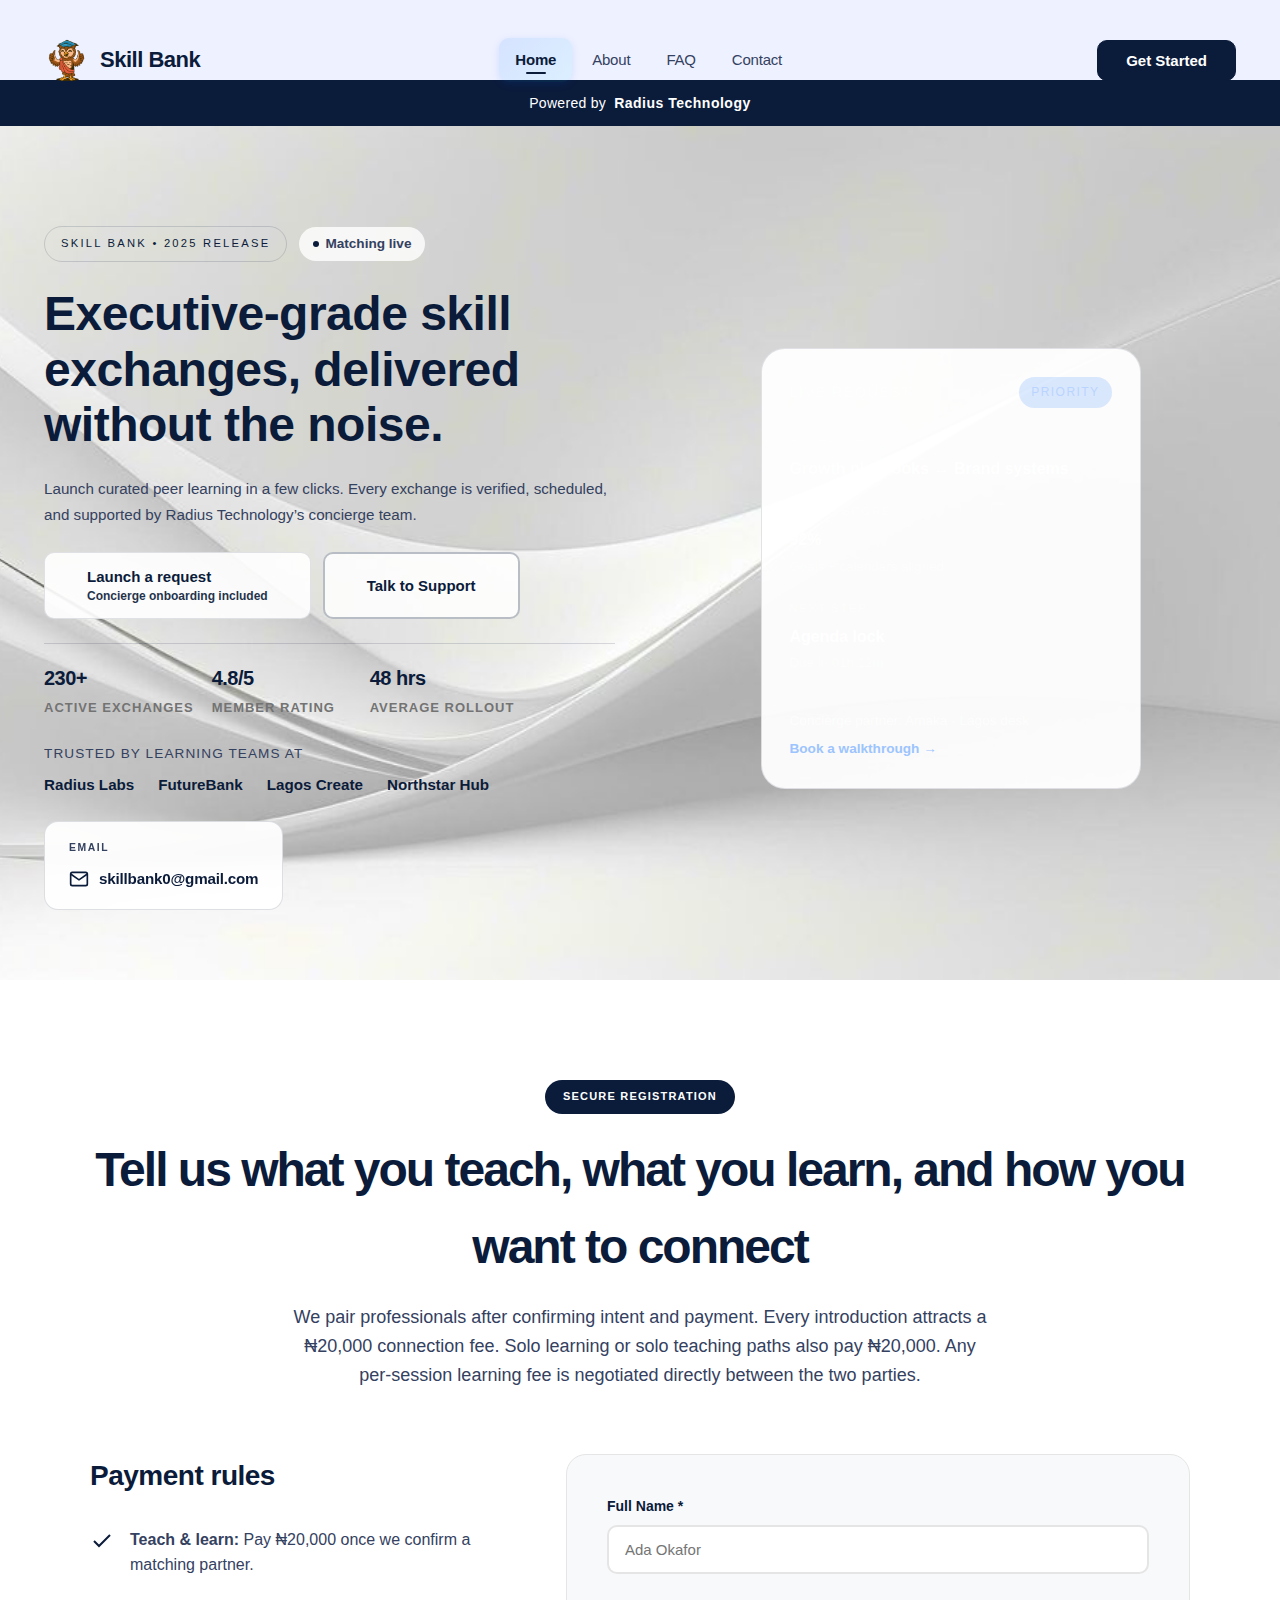
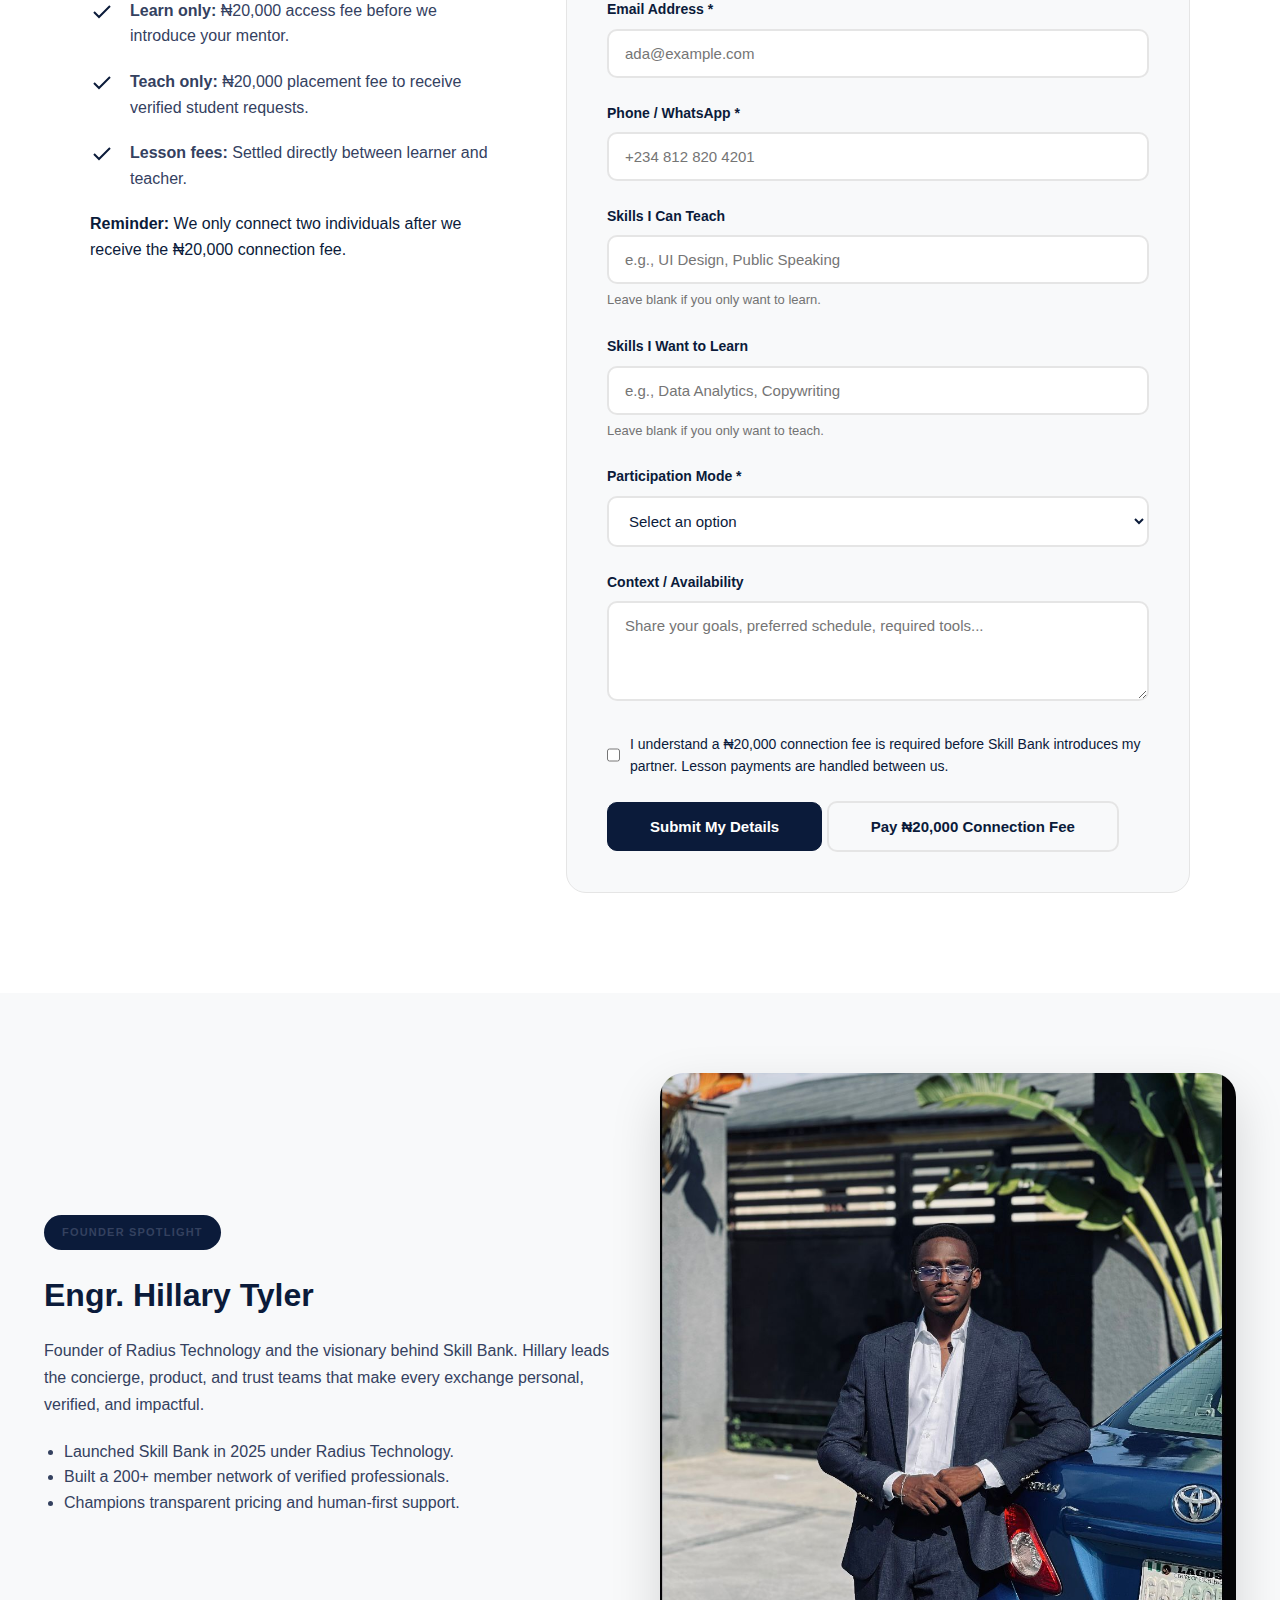
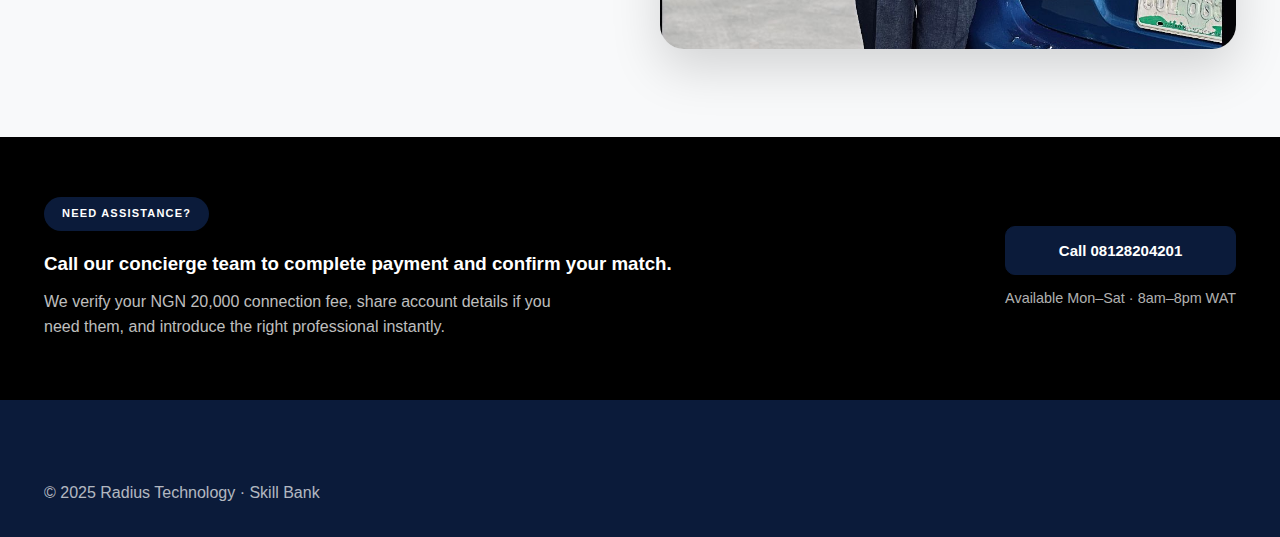
<file: index.html>
<!DOCTYPE html>
<html lang="en">
<head>
    <meta charset="UTF-8">
    <meta name="viewport" content="width=device-width, initial-scale=1.0">
    <meta name="description" content="Skill Bank pairs professionals to teach and learn verified skills with concierge support.">
    <meta name="robots" content="index, follow">
    <title>Skill Bank - Professional Skill Exchange Platform</title>
    <link rel="preconnect" href="https://fonts.googleapis.com">
    <link rel="preconnect" href="https://fonts.gstatic.com" crossorigin>
    <link href="https://fonts.googleapis.com/css2?family=Poppins:wght@300;400;500;600;700&display=swap" rel="stylesheet">
    <link rel="icon" type="image/png" href="img/skilll-logo.png">
    <link rel="stylesheet" href="styles.css">
</head>
<body>
    <nav class="navbar" id="navbar">
        <div class="container nav-container">
            <div class="logo">
                <img src="img/skilll-logo.png" alt="Skill Bank Logo" class="logo-image">
                <span class="logo-text">Skill Bank</span>
            </div>
            <ul class="nav-menu" id="nav-menu">
                <li><a href="#home" class="nav-link active">
                    <svg class="nav-icon" viewBox="0 0 24 24" fill="none" stroke="currentColor">
                        <path d="M3 9l9-7 9 7v11a2 2 0 0 1-2 2H5a2 2 0 0 1-2-2z"></path>
                        <polyline points="9 22 9 12 15 12 15 22"></polyline>
                    </svg>
                    <span>Home</span>
                </a></li>
                <li><a href="about.html" class="nav-link">
                    <svg class="nav-icon" viewBox="0 0 24 24" fill="none" stroke="currentColor">
                        <circle cx="12" cy="12" r="10"></circle>
                        <line x1="12" y1="16" x2="12" y2="12"></line>
                        <line x1="12" y1="8" x2="12.01" y2="8"></line>
                    </svg>
                    <span>About</span>
                </a></li>
                <li><a href="faq.html" class="nav-link">
                    <svg class="nav-icon" viewBox="0 0 24 24" fill="none" stroke="currentColor">
                        <circle cx="12" cy="12" r="10"></circle>
                        <path d="M9.09 9a3 3 0 0 1 5.83 1c0 2-3 3-3 3"></path>
                        <line x1="12" y1="17" x2="12.01" y2="17"></line>
                    </svg>
                    <span>FAQ</span>
                </a></li>
                <li><a href="contact.html" class="nav-link">
                    <svg class="nav-icon" viewBox="0 0 24 24" fill="none" stroke="currentColor">
                        <path d="M4 4h16c1.1 0 2 .9 2 2v12c0 1.1-.9 2-2 2H4c-1.1 0-2-.9-2-2V6c0-1.1.9-2 2-2z"></path>
                        <polyline points="22,6 12,13 2,6"></polyline>
                    </svg>
                    <span>Contact</span>
                </a></li>
            </ul>
            <div class="nav-actions">
                <a href="#register" class="btn btn-primary">Get Started</a>
            </div>
            <button class="hamburger" id="hamburger" aria-label="Toggle menu">
                <span class="hamburger-box">
                    <span class="hamburger-inner"></span>
                </span>
            </button>
        </div>
    </nav>

    <div class="brand-banner">
        <div class="container">
            <p class="brand-text">Powered by <strong>Radius Technology</strong></p>
        </div>
    </div>

    <section class="hero" id="home">
        <div class="container hero-container">
            <div class="hero-content">
                <div class="hero-topline">
                    <span class="hero-chip">Skill Bank • 2025 Release</span>
                    <div class="hero-status">
                        <span class="status-dot"></span>
                        Matching live
                    </div>
                </div>
                <h1 class="hero-title">Executive-grade skill exchanges, delivered without the noise.</h1>
                <p class="hero-subtitle">
                    Launch curated peer learning in a few clicks. Every exchange is verified, scheduled, and supported by Radius Technology’s concierge team.
                </p>
                <div class="hero-actions">
                    <a href="#register" class="btn btn-primary btn-large hero-primary-cta">
                        Launch a request
                        <small>Concierge onboarding included</small>
                    </a>
                    <a href="contact.html" class="btn btn-outline btn-large hero-secondary-cta">Talk to Support</a>
                </div>
                <div class="hero-metrics">
                    <div class="hero-metric">
                        <span class="metric-value">230+</span>
                        <span class="metric-label">Active exchanges</span>
                    </div>
                    <div class="hero-metric">
                        <span class="metric-value">4.8/5</span>
                        <span class="metric-label">Member rating</span>
                    </div>
                    <div class="hero-metric">
                        <span class="metric-value">48 hrs</span>
                        <span class="metric-label">Average rollout</span>
                    </div>
                </div>
                <div class="hero-trust">
                    <p>Trusted by learning teams at</p>
                    <div class="hero-trust-logos">
                        <span>Radius Labs</span>
                        <span>FutureBank</span>
                        <span>Lagos Create</span>
                        <span>Northstar Hub</span>
                    </div>
                </div>
                <div class="hero-contact">
                    <span class="hero-contact-label">EMAIL</span>
                    <a href="mailto:skillbank0@gmail.com" class="hero-email-link">
                        <svg class="email-icon" viewBox="0 0 24 24" fill="none" stroke="currentColor" stroke-width="2">
                            <path d="M4 4h16c1.1 0 2 .9 2 2v12c0 1.1-.9 2-2 2H4c-1.1 0-2-.9-2-2V6c0-1.1.9-2 2-2z"></path>
                            <polyline points="22,6 12,13 2,6"></polyline>
                        </svg>
                        <span>skillbank0@gmail.com</span>
                    </a>
                </div>
            </div>
            <div class="hero-visual">
                <div class="hero-card">
                    <div class="card-head">
                        <p>Live request</p>
                        <span class="card-badge">Priority</span>
                    </div>
                    <div class="card-body">
                        <div class="card-row">
                            <span class="mini-label">Exchange</span>
                            <strong>Growth playbooks ↔ Brand systems</strong>
                        </div>
                        <div class="card-row">
                            <span class="mini-label">Match score</span>
                            <strong>92%</strong>
                            <small>Goals + calendars aligned</small>
                        </div>
                        <div class="card-row">
                            <span class="mini-label">Next step</span>
                            <strong>Agenda lock</strong>
                            <small>Due in 01h 12m</small>
                        </div>
                    </div>
                    <div class="card-foot">
                        <p>Concierge partner: Amaka · Lagos desk</p>
                        <a href="#register">Book a walkthrough →</a>
                    </div>
                </div>
            </div>
        </div>
    </section>

    <section class="registration-section" id="register">
        <div class="container">
            <div class="section-header">
                <div class="section-tag">Secure Registration</div>
                <h2 class="section-title">Tell us what you teach, what you learn, and how you want to connect</h2>
                <p class="section-subtitle">
                    We pair professionals after confirming intent and payment. Every introduction attracts a ₦20,000 connection fee.
                    Solo learning or solo teaching paths also pay ₦20,000. Any per-session learning fee is negotiated directly between the two parties.
                </p>
            </div>

            <div class="registration-container">
                <div class="registration-info">
                    <h3>Payment rules</h3>
                    <ul class="benefits-list">
                        <li>
                            <svg viewBox="0 0 24 24" fill="none" stroke="currentColor" stroke-width="2"><polyline points="20 6 9 17 4 12"></polyline></svg>
                            <span><strong>Teach &amp; learn:</strong> Pay ₦20,000 once we confirm a matching partner.</span>
                        </li>
                        <li>
                            <svg viewBox="0 0 24 24" fill="none" stroke="currentColor" stroke-width="2"><polyline points="20 6 9 17 4 12"></polyline></svg>
                            <span><strong>Learn only:</strong> ₦20,000 access fee before we introduce your mentor.</span>
                        </li>
                        <li>
                            <svg viewBox="0 0 24 24" fill="none" stroke="currentColor" stroke-width="2"><polyline points="20 6 9 17 4 12"></polyline></svg>
                            <span><strong>Teach only:</strong> ₦20,000 placement fee to receive verified student requests.</span>
                        </li>
                        <li>
                            <svg viewBox="0 0 24 24" fill="none" stroke="currentColor" stroke-width="2"><polyline points="20 6 9 17 4 12"></polyline></svg>
                            <span><strong>Lesson fees:</strong> Settled directly between learner and teacher.</span>
                        </li>
                    </ul>
                    <div class="payment-notice">
                        <strong>Reminder:</strong> We only connect two individuals after we receive the ₦20,000 connection fee.
                    </div>
                </div>

                <form id="registration-form" class="registration-form" action="https://formspree.io/f/manaqjqj" method="POST">
                    <input type="hidden" name="_subject" value="Skill Bank Registration">

                    <div id="registration-success" class="success-message" style="display: none;">
                        ✅ Thank you! Your registration has been submitted successfully. We'll contact you within 24 hours to confirm your match.
                    </div>
                    <div id="registration-error" class="error-message" style="display: none;">
                        ❌ Oops! Something went wrong. Please try again or call us at 08128204201.
                    </div>

                    <div class="form-group">
                        <label for="reg-name">Full Name *</label>
                        <input type="text" id="reg-name" name="name" required placeholder="Ada Okafor">
                    </div>

                    <div class="form-group">
                        <label for="reg-email">Email Address *</label>
                        <input type="email" id="reg-email" name="_replyto" required placeholder="ada@example.com">
                    </div>

                    <div class="form-group">
                        <label for="reg-phone">Phone / WhatsApp *</label>
                        <input type="tel" id="reg-phone" name="phone" required placeholder="+234 812 820 4201">
                    </div>

                    <div class="form-group">
                        <label for="reg-skills-teach">Skills I Can Teach</label>
                        <input type="text" id="reg-skills-teach" name="skillsToTeach" placeholder="e.g., UI Design, Public Speaking">
                        <small>Leave blank if you only want to learn.</small>
                    </div>

                    <div class="form-group">
                        <label for="reg-skills-learn">Skills I Want to Learn</label>
                        <input type="text" id="reg-skills-learn" name="skillsToLearn" placeholder="e.g., Data Analytics, Copywriting">
                        <small>Leave blank if you only want to teach.</small>
                    </div>

                    <div class="form-group">
                        <label for="reg-mode">Participation Mode *</label>
                        <select id="reg-mode" name="participationMode" required>
                            <option value="">Select an option</option>
                            <option value="teach-and-learn">Teach &amp; Learn (₦20,000 connection fee)</option>
                            <option value="learn-only">Learn only (₦20,000 access fee)</option>
                            <option value="teach-only">Teach only (₦20,000 placement fee)</option>
                        </select>
                    </div>

                    <div class="form-group">
                        <label for="reg-notes">Context / Availability</label>
                        <textarea id="reg-notes" name="notes" rows="3" placeholder="Share your goals, preferred schedule, required tools..."></textarea>
                    </div>

                    <div class="form-group checkbox-group">
                        <label>
                            <input type="checkbox" name="feeAcknowledgement" required>
                            <span>I understand a ₦20,000 connection fee is required before Skill Bank introduces my partner. Lesson payments are handled between us.</span>
                        </label>
                    </div>

                    <div class="registration-actions">
                        <button type="submit" class="btn btn-primary btn-large">Submit My Details</button>
                        <a href="contact.html" class="btn btn-secondary btn-large">Pay ₦20,000 Connection Fee</a>
                    </div>
                </form>
            </div>
        </div>
    </section>

    <section class="founder-section" id="founder">
        <div class="container founder-card">
            <div class="founder-content">
                <p class="section-tag">Founder Spotlight</p>
                <h2>Engr. Hillary Tyler</h2>
                <p>
                    Founder of Radius Technology and the visionary behind Skill Bank.
                    Hillary leads the concierge, product, and trust teams that make every exchange personal, verified, and impactful.
                </p>
                <ul>
                    <li>Launched Skill Bank in 2025 under Radius Technology.</li>
                    <li>Built a 200+ member network of verified professionals.</li>
                    <li>Champions transparent pricing and human-first support.</li>
                </ul>
            </div>
            <div class="founder-image">
                <img src="img/ceo.jpg" alt="Engr. Hillary Tyler, Founder and CEO of Skill Bank">
            </div>
        </div>
    </section>

    <section class="support-callout" aria-label="Call Skill Bank support">
        <div class="container support-card">
            <div>
                <div class="section-tag">Need assistance?</div>
                <h3>Call our concierge team to complete payment and confirm your match.</h3>
                <p class="support-copy">
                    We verify your NGN 20,000 connection fee, share account details if you need them, and introduce the right professional instantly.
                </p>
            </div>
            <div class="support-actions">
                <a href="tel:08128204201" class="btn btn-primary btn-large" aria-label="Call Skill Bank customer service on 08128204201">
                    Call 08128204201
                </a>
                <p class="support-hours">Available Mon–Sat · 8am–8pm WAT</p>
            </div>
        </div>
    </section>

    <footer class="footer">
        <div class="container footer-container">
            <p>&copy; 2025 Radius Technology · Skill Bank</p>
        </div>
    </footer>

    <script src="script.js"></script>
    <script src="form-handler.js"></script>
    <script>
        // Registration Form Handler
        document.addEventListener('DOMContentLoaded', function() {
            const registrationForm = document.getElementById('registration-form');
            const successMessage = document.getElementById('registration-success');
            const errorMessage = document.getElementById('registration-error');
            const submitButton = registrationForm.querySelector('button[type="submit"]');
            const originalButtonText = submitButton.textContent;

            registrationForm.addEventListener('submit', async function(e) {
                e.preventDefault();

                // Disable button and show loading state
                submitButton.disabled = true;
                submitButton.textContent = 'Submitting...';

                // Hide any previous messages
                successMessage.style.display = 'none';
                errorMessage.style.display = 'none';

                // Get form data
                const formData = new FormData(registrationForm);

                try {
                    // Send to FormSpree
                    const response = await fetch(registrationForm.action, {
                        method: 'POST',
                        body: formData,
                        headers: {
                            'Accept': 'application/json'
                        }
                    });

                    if (response.ok) {
                        // Success!
                        successMessage.style.display = 'block';
                        registrationForm.reset();

                        // Scroll to success message
                        successMessage.scrollIntoView({ behavior: 'smooth', block: 'center' });

                        // Hide success message after 15 seconds
                        setTimeout(() => {
                            successMessage.style.display = 'none';
                        }, 15000);
                    } else {
                        // Error from server
                        throw new Error('Server error');
                    }
                } catch (error) {
                    // Show error message
                    errorMessage.style.display = 'block';
                    errorMessage.scrollIntoView({ behavior: 'smooth', block: 'center' });

                    // Hide error message after 15 seconds
                    setTimeout(() => {
                        errorMessage.style.display = 'none';
                    }, 15000);

                    console.error('Form submission error:', error);
                } finally {
                    // Re-enable button
                    submitButton.disabled = false;
                    submitButton.textContent = originalButtonText;
                }
            });
        });
    </script>
</body>
</html>
</file>
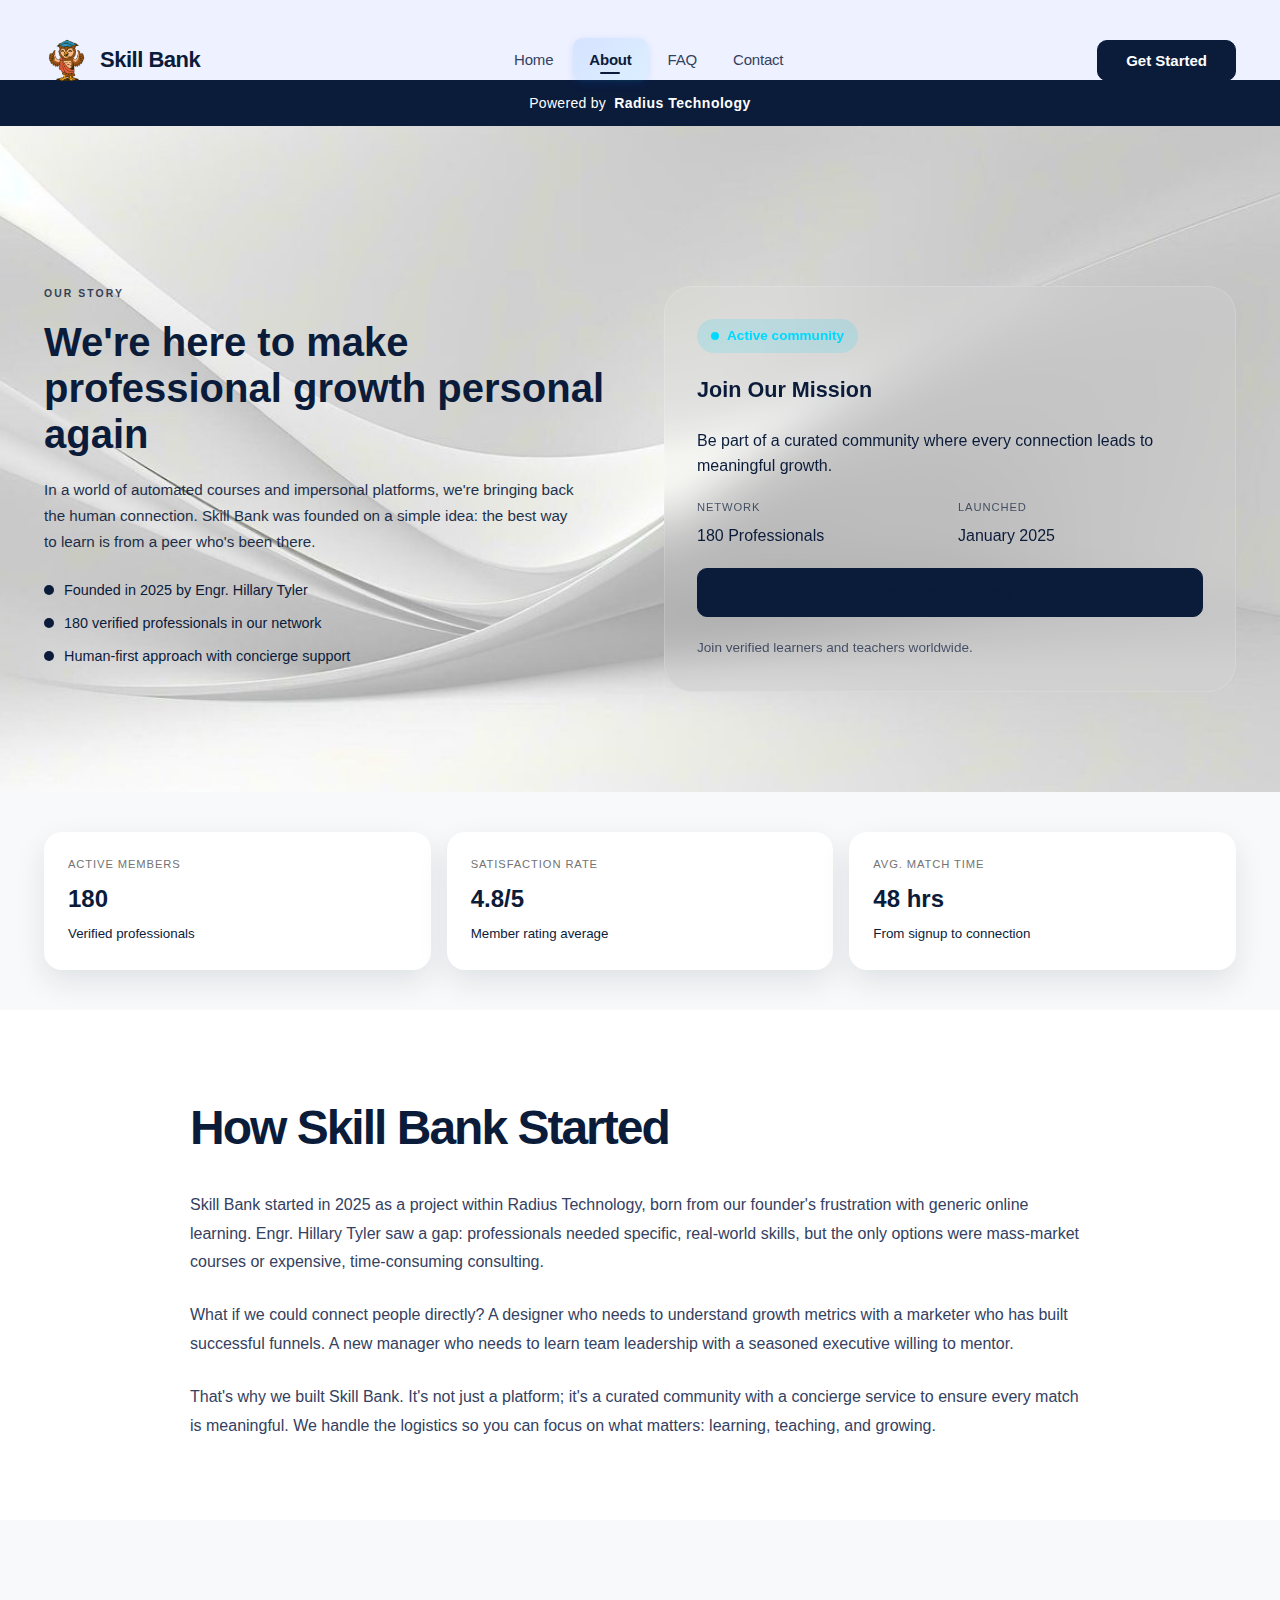
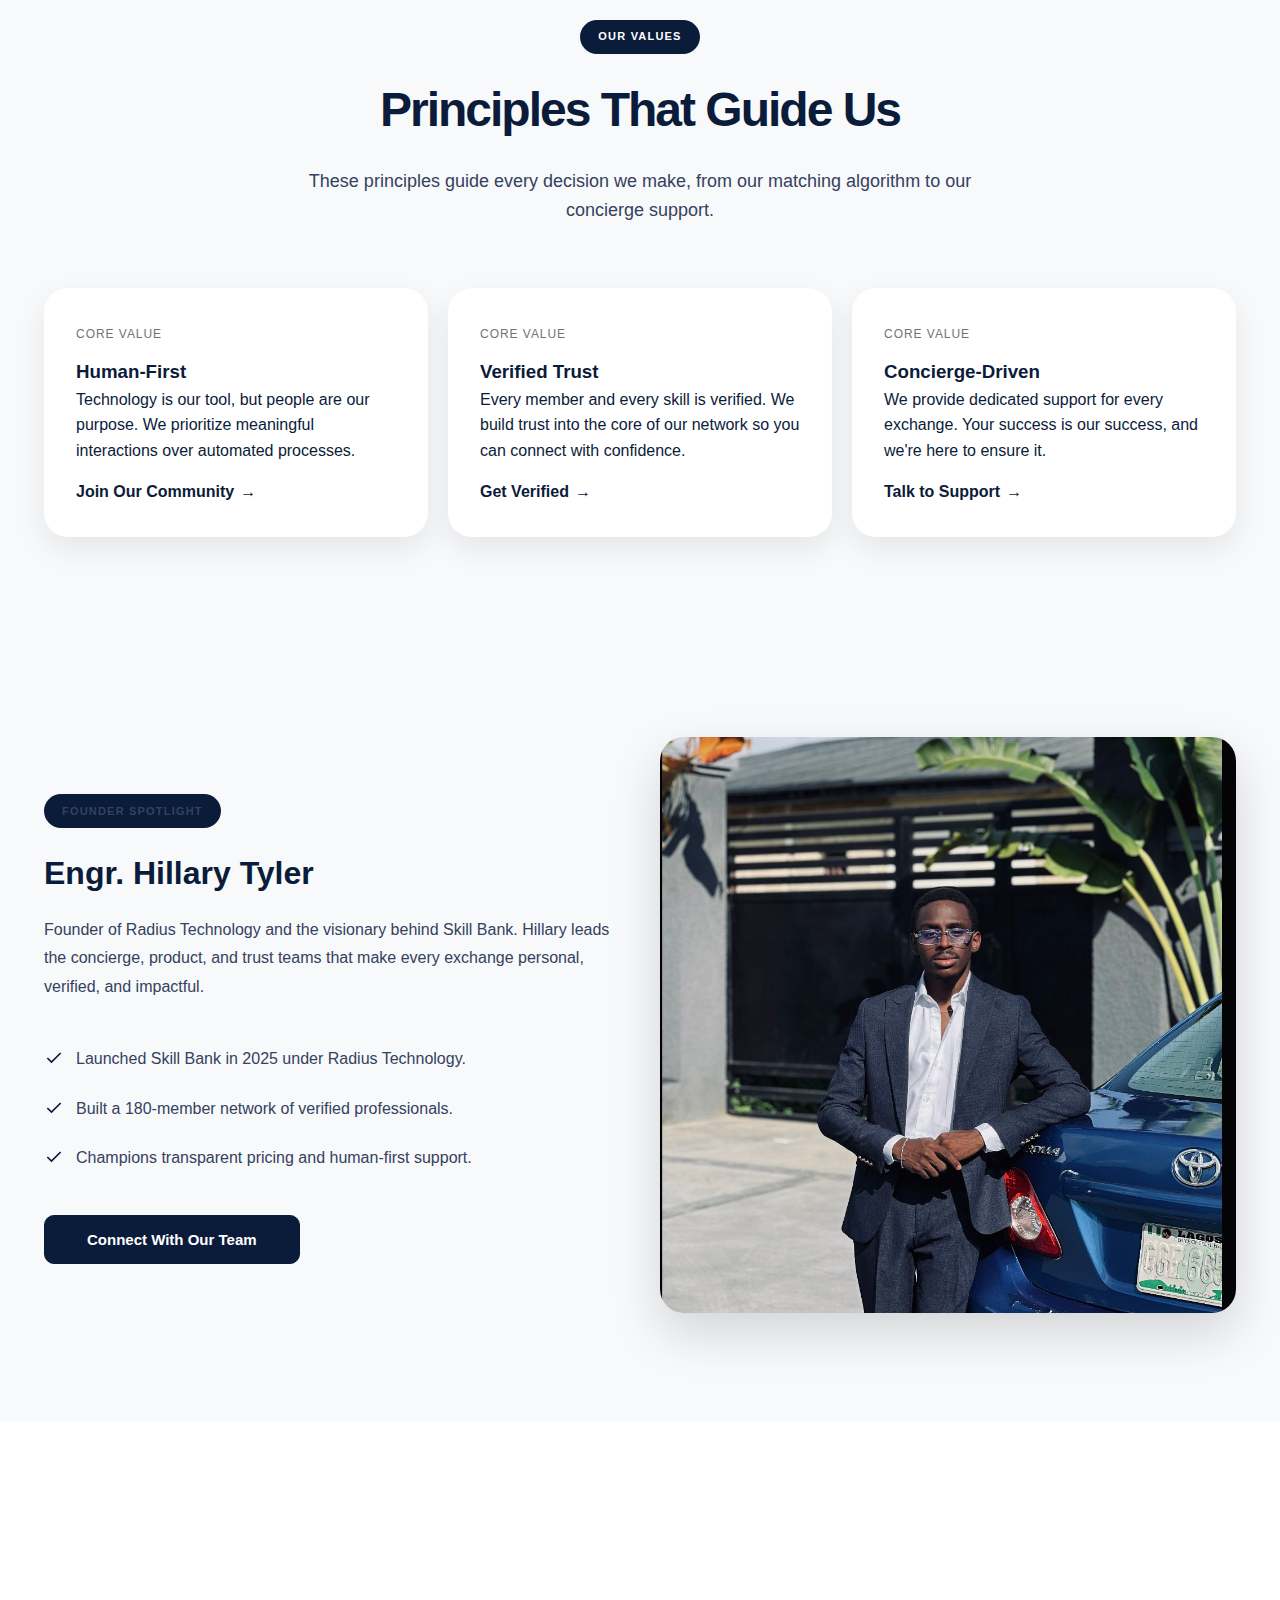
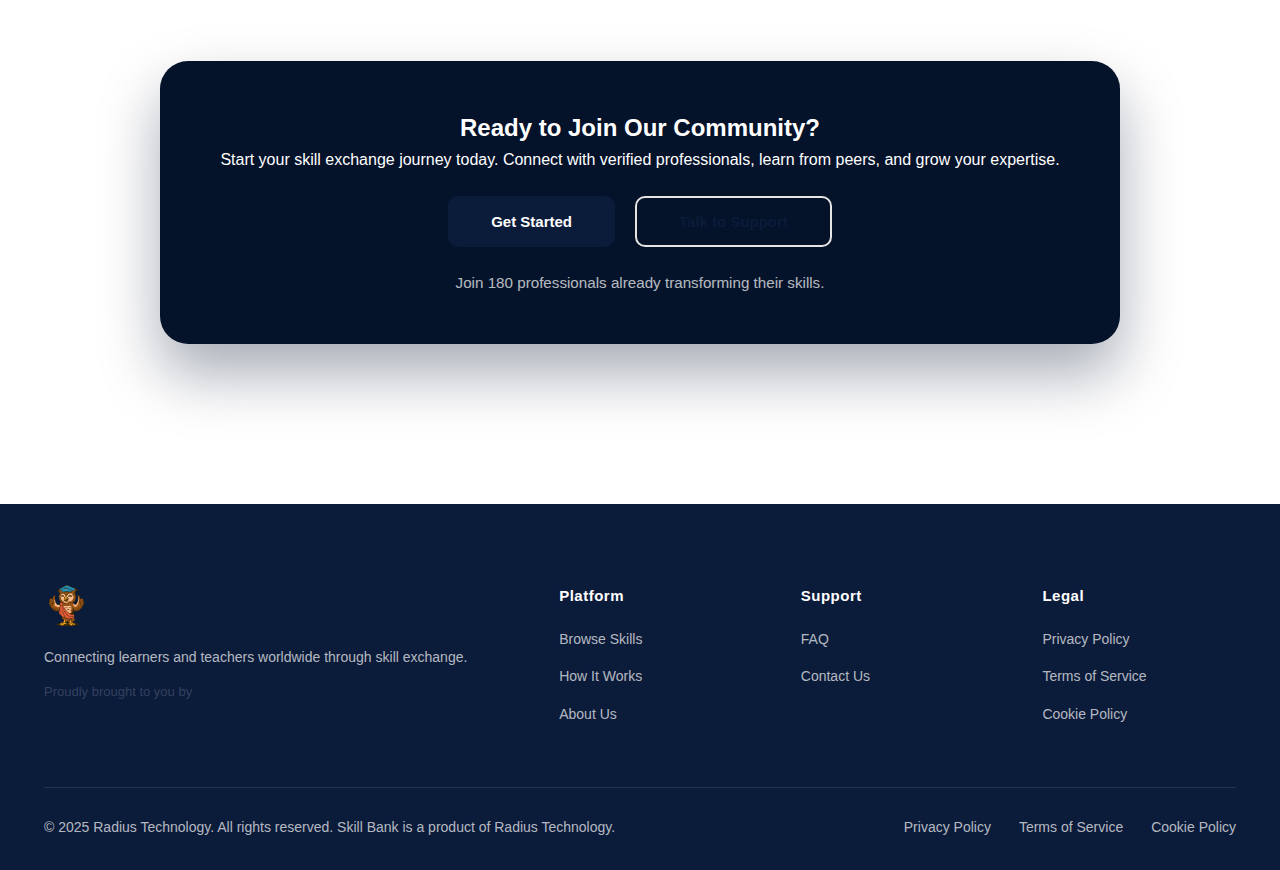
<file: about - Copy.html>
<!DOCTYPE html>
<html lang="en">
<head>
    <meta charset="UTF-8">
    <meta name="viewport" content="width=device-width, initial-scale=1.0">
    <meta name="description" content="Learn the story behind Skill Bank, our mission, and the values that drive us.">
    <title>Our Story - Skill Bank</title>
    <link rel="preconnect" href="https://fonts.googleapis.com">
    <link rel="preconnect" href="https://fonts.gstatic.com" crossorigin>
    <link href="https://fonts.googleapis.com/css2?family=Poppins:wght@300;400;500;600;700&display=swap" rel="stylesheet">
    <link rel="icon" type="image/png" href="img/skilll-logo.png">
    <link rel="stylesheet" href="styles.css">
</head>
<body>
    <nav class="navbar" id="navbar">
        <div class="container nav-container">
            <div class="logo">
                <a href="index.html" style="text-decoration: none; color: inherit; display: flex; align-items: center; gap: 12px;">
                    <img src="img/skilll-logo.png" alt="Skill Bank Logo" class="logo-image">
                    <span class="logo-text">Skill Bank</span>
                </a>
            </div>
            <ul class="nav-menu" id="nav-menu">
                <li><a href="index.html" class="nav-link">
                    <svg class="nav-icon" viewBox="0 0 24 24" fill="none" stroke="currentColor">
                        <path d="M3 9l9-7 9 7v11a2 2 0 0 1-2 2H5a2 2 0 0 1-2-2z"></path>
                        <polyline points="9 22 9 12 15 12 15 22"></polyline>
                    </svg>
                    <span>Home</span>
                </a></li>
                <li><a href="about.html" class="nav-link active">
                    <svg class="nav-icon" viewBox="0 0 24 24" fill="none" stroke="currentColor">
                        <circle cx="12" cy="12" r="10"></circle>
                        <line x1="12" y1="16" x2="12" y2="12"></line>
                        <line x1="12" y1="8" x2="12.01" y2="8"></line>
                    </svg>
                    <span>About</span>
                </a></li>
                <li><a href="faq.html" class="nav-link">
                    <svg class="nav-icon" viewBox="0 0 24 24" fill="none" stroke="currentColor">
                        <circle cx="12" cy="12" r="10"></circle>
                        <path d="M9.09 9a3 3 0 0 1 5.83 1c0 2-3 3-3 3"></path>
                        <line x1="12" y1="17" x2="12.01" y2="17"></line>
                    </svg>
                    <span>FAQ</span>
                </a></li>
                <li><a href="contact.html" class="nav-link">
                    <svg class="nav-icon" viewBox="0 0 24 24" fill="none" stroke="currentColor">
                        <path d="M4 4h16c1.1 0 2 .9 2 2v12c0 1.1-.9 2-2 2H4c-1.1 0-2-.9-2-2V6c0-1.1.9-2 2-2z"></path>
                        <polyline points="22,6 12,13 2,6"></polyline>
                    </svg>
                    <span>Contact</span>
                </a></li>
            </ul>
            <div class="nav-actions">
                <a href="index.html#register" class="btn btn-primary">Get Started</a>
            </div>
            <button class="hamburger" id="hamburger" aria-label="Toggle menu">
                <span class="hamburger-box">
                    <span class="hamburger-inner"></span>
                </span>
            </button>
        </div>
    </nav>

    <div class="brand-banner">
        <div class="container">
            <p class="brand-text">Powered by <strong>Radius Technology</strong></p>
        </div>
    </div>

    <!-- Hero Section -->
    <section class="faq-hero">
        <div class="container faq-hero-grid">
            <div class="faq-hero-content">
                <p class="faq-eyebrow">Our Story</p>
                <h1>We're here to make professional growth personal again</h1>
                <p class="faq-lead">
                    In a world of automated courses and impersonal platforms, we're bringing back the human connection. Skill Bank was founded on a simple idea: the best way to learn is from a peer who's been there.
                </p>
                <ul class="faq-highlights">
                    <li>Founded in 2025 by Engr. Hillary Tyler</li>
                    <li>180 verified professionals in our network</li>
                    <li>Human-first approach with concierge support</li>
                </ul>
            </div>
            <div class="faq-contact-card">
                <div class="faq-contact-status">
                    <span class="status-dot"></span>
                    Active community
                </div>
                <h3>Join Our Mission</h3>
                <p>Be part of a curated community where every connection leads to meaningful growth.</p>
                <div class="faq-contact-details">
                    <div>
                        <span class="label">Network</span>
                        <p>180 Professionals</p>
                    </div>
                    <div>
                        <span class="label">Launched</span>
                        <p>January 2025</p>
                    </div>
                </div>
                <a href="index.html#register" class="btn btn-primary btn-large">Get Started Today</a>
                <p class="contact-footnote">Join verified learners and teachers worldwide.</p>
            </div>
        </div>
    </section>

    <!-- Stats Section -->
    <section class="faq-meta">
        <div class="container faq-meta-grid">
            <div class="faq-meta-card">
                <p class="label">Active Members</p>
                <span class="value">180</span>
                <small>Verified professionals</small>
            </div>
            <div class="faq-meta-card">
                <p class="label">Satisfaction Rate</p>
                <span class="value">4.8/5</span>
                <small>Member rating average</small>
            </div>
            <div class="faq-meta-card">
                <p class="label">Avg. Match Time</p>
                <span class="value">48 hrs</span>
                <small>From signup to connection</small>
            </div>
        </div>
    </section>

    <!-- Our Story Section -->
    <section class="faq-content">
        <div class="container faq-container">
            <div class="story-grid" style="max-width: 900px; margin: 0 auto;">
                <div class="story-content">
                    <h2 class="section-title">How Skill Bank Started</h2>
                    <p style="font-size: 1rem; line-height: 1.8; color: var(--text-secondary); margin-bottom: 24px;">
                        Skill Bank started in 2025 as a project within Radius Technology, born from our founder's frustration with generic online learning. Engr. Hillary Tyler saw a gap: professionals needed specific, real-world skills, but the only options were mass-market courses or expensive, time-consuming consulting.
                    </p>
                    <p style="font-size: 1rem; line-height: 1.8; color: var(--text-secondary); margin-bottom: 24px;">
                        What if we could connect people directly? A designer who needs to understand growth metrics with a marketer who has built successful funnels. A new manager who needs to learn team leadership with a seasoned executive willing to mentor.
                    </p>
                    <p style="font-size: 1rem; line-height: 1.8; color: var(--text-secondary); margin-bottom: 0;">
                        That's why we built Skill Bank. It's not just a platform; it's a curated community with a concierge service to ensure every match is meaningful. We handle the logistics so you can focus on what matters: learning, teaching, and growing.
                    </p>
                </div>
            </div>
        </div>
    </section>

    <!-- Values Section -->
    <section class="faq-support" style="background: var(--bg-light);">
        <div class="container">
            <div class="section-header" style="text-align: center; max-width: 700px; margin: 0 auto 64px;">
                <div class="section-tag">Our Values</div>
                <h2 class="section-title">Principles That Guide Us</h2>
                <p class="section-subtitle">These principles guide every decision we make, from our matching algorithm to our concierge support.</p>
            </div>
            <div class="faq-support-grid">
                <div class="faq-support-card">
                    <p class="label">Core Value</p>
                    <h3>Human-First</h3>
                    <p>Technology is our tool, but people are our purpose. We prioritize meaningful interactions over automated processes.</p>
                    <a href="index.html#register" class="support-link">Join Our Community</a>
                </div>
                <div class="faq-support-card">
                    <p class="label">Core Value</p>
                    <h3>Verified Trust</h3>
                    <p>Every member and every skill is verified. We build trust into the core of our network so you can connect with confidence.</p>
                    <a href="index.html#register" class="support-link">Get Verified</a>
                </div>
                <div class="faq-support-card">
                    <p class="label">Core Value</p>
                    <h3>Concierge-Driven</h3>
                    <p>We provide dedicated support for every exchange. Your success is our success, and we're here to ensure it.</p>
                    <a href="contact.html" class="support-link">Talk to Support</a>
                </div>
            </div>
        </div>
    </section>

    <!-- Founder Section -->
    <section class="founder-section" id="founder" style="padding: 100px 0;">
        <div class="container founder-card">
            <div class="founder-content">
                <p class="section-tag">Founder Spotlight</p>
                <h2>Engr. Hillary Tyler</h2>
                <p style="font-size: 1rem; line-height: 1.8; margin-bottom: 24px;">
                    Founder of Radius Technology and the visionary behind Skill Bank. Hillary leads the concierge, product, and trust teams that make every exchange personal, verified, and impactful.
                </p>
                <ul style="list-style: none; padding: 0; margin: 32px 0;">
                    <li style="padding: 12px 0; display: flex; align-items: flex-start; gap: 12px;">
                        <svg viewBox="0 0 24 24" fill="none" stroke="currentColor" stroke-width="2" style="width: 20px; height: 20px; color: var(--primary); flex-shrink: 0; margin-top: 2px;">
                            <polyline points="20 6 9 17 4 12"></polyline>
                        </svg>
                        <span>Launched Skill Bank in 2025 under Radius Technology.</span>
                    </li>
                    <li style="padding: 12px 0; display: flex; align-items: flex-start; gap: 12px;">
                        <svg viewBox="0 0 24 24" fill="none" stroke="currentColor" stroke-width="2" style="width: 20px; height: 20px; color: var(--primary); flex-shrink: 0; margin-top: 2px;">
                            <polyline points="20 6 9 17 4 12"></polyline>
                        </svg>
                        <span>Built a 180-member network of verified professionals.</span>
                    </li>
                    <li style="padding: 12px 0; display: flex; align-items: flex-start; gap: 12px;">
                        <svg viewBox="0 0 24 24" fill="none" stroke="currentColor" stroke-width="2" style="width: 20px; height: 20px; color: var(--primary); flex-shrink: 0; margin-top: 2px;">
                            <polyline points="20 6 9 17 4 12"></polyline>
                        </svg>
                        <span>Champions transparent pricing and human-first support.</span>
                    </li>
                </ul>
                <a href="contact.html" class="btn btn-primary btn-large">Connect With Our Team</a>
            </div>
            <div class="founder-image">
                <img src="img/ceo.jpg" alt="Engr. Hillary Tyler, Founder and CEO of Skill Bank">
            </div>
        </div>
    </section>

    <!-- CTA Section -->
    <section class="faq-content" style="padding: 80px 0;">
        <div class="container faq-container">
            <div class="faq-cta">
                <h2>Ready to Join Our Community?</h2>
                <p>Start your skill exchange journey today. Connect with verified professionals, learn from peers, and grow your expertise.</p>
                <div class="faq-cta-actions">
                    <a href="index.html#register" class="btn btn-primary btn-large">Get Started</a>
                    <a href="contact.html" class="btn btn-secondary btn-large">Talk to Support</a>
                </div>
                <p class="faq-cta-subtext">Join 180 professionals already transforming their skills.</p>
            </div>
        </div>
    </section>

    <!-- Footer -->
    <footer class="footer">
        <div class="container footer-container">
            <div class="footer-main">
                <div class="footer-brand">
                    <div class="logo">
                        <img src="img/skilll-logo.png" alt="Skill Bank Logo" class="logo-image">
                        <span class="logo-text">Skill Bank</span>
                    </div>
                    <p class="footer-description">Connecting learners and teachers worldwide through skill exchange.</p>
                    <p class="footer-brand-info">Proudly brought to you by <strong>Radius Technology</strong></p>
                </div>
                <div class="footer-links">
                    <div class="footer-column">
                        <h4 class="footer-heading">Platform</h4>
                        <ul class="footer-list">
                            <li><a href="index.html#marketplace">Browse Skills</a></li>
                            <li><a href="index.html#how-it-works">How It Works</a></li>
                            <li><a href="about.html">About Us</a></li>
                        </ul>
                    </div>
                    <div class="footer-column">
                        <h4 class="footer-heading">Support</h4>
                        <ul class="footer-list">
                            <li><a href="faq.html">FAQ</a></li>
                            <li><a href="contact.html">Contact Us</a></li>
                        </ul>
                    </div>
                    <div class="footer-column">
                        <h4 class="footer-heading">Legal</h4>
                        <ul class="footer-list">
                            <li><a href="privacy-policy.html">Privacy Policy</a></li>
                            <li><a href="terms-of-service.html">Terms of Service</a></li>
                            <li><a href="cookie-policy.html">Cookie Policy</a></li>
                        </ul>
                    </div>
                </div>
            </div>
            <div class="footer-bottom">
                <p>&copy; 2025 Radius Technology. All rights reserved. Skill Bank is a product of Radius Technology.</p>
                <div class="footer-legal">
                    <a href="privacy-policy.html">Privacy Policy</a>
                    <a href="terms-of-service.html">Terms of Service</a>
                    <a href="cookie-policy.html">Cookie Policy</a>
                </div>
            </div>
        </div>
    </footer>

    <link rel="stylesheet" href="faq-styles.css">
    <script src="script.js"></script>
</body>
</html>
</file>
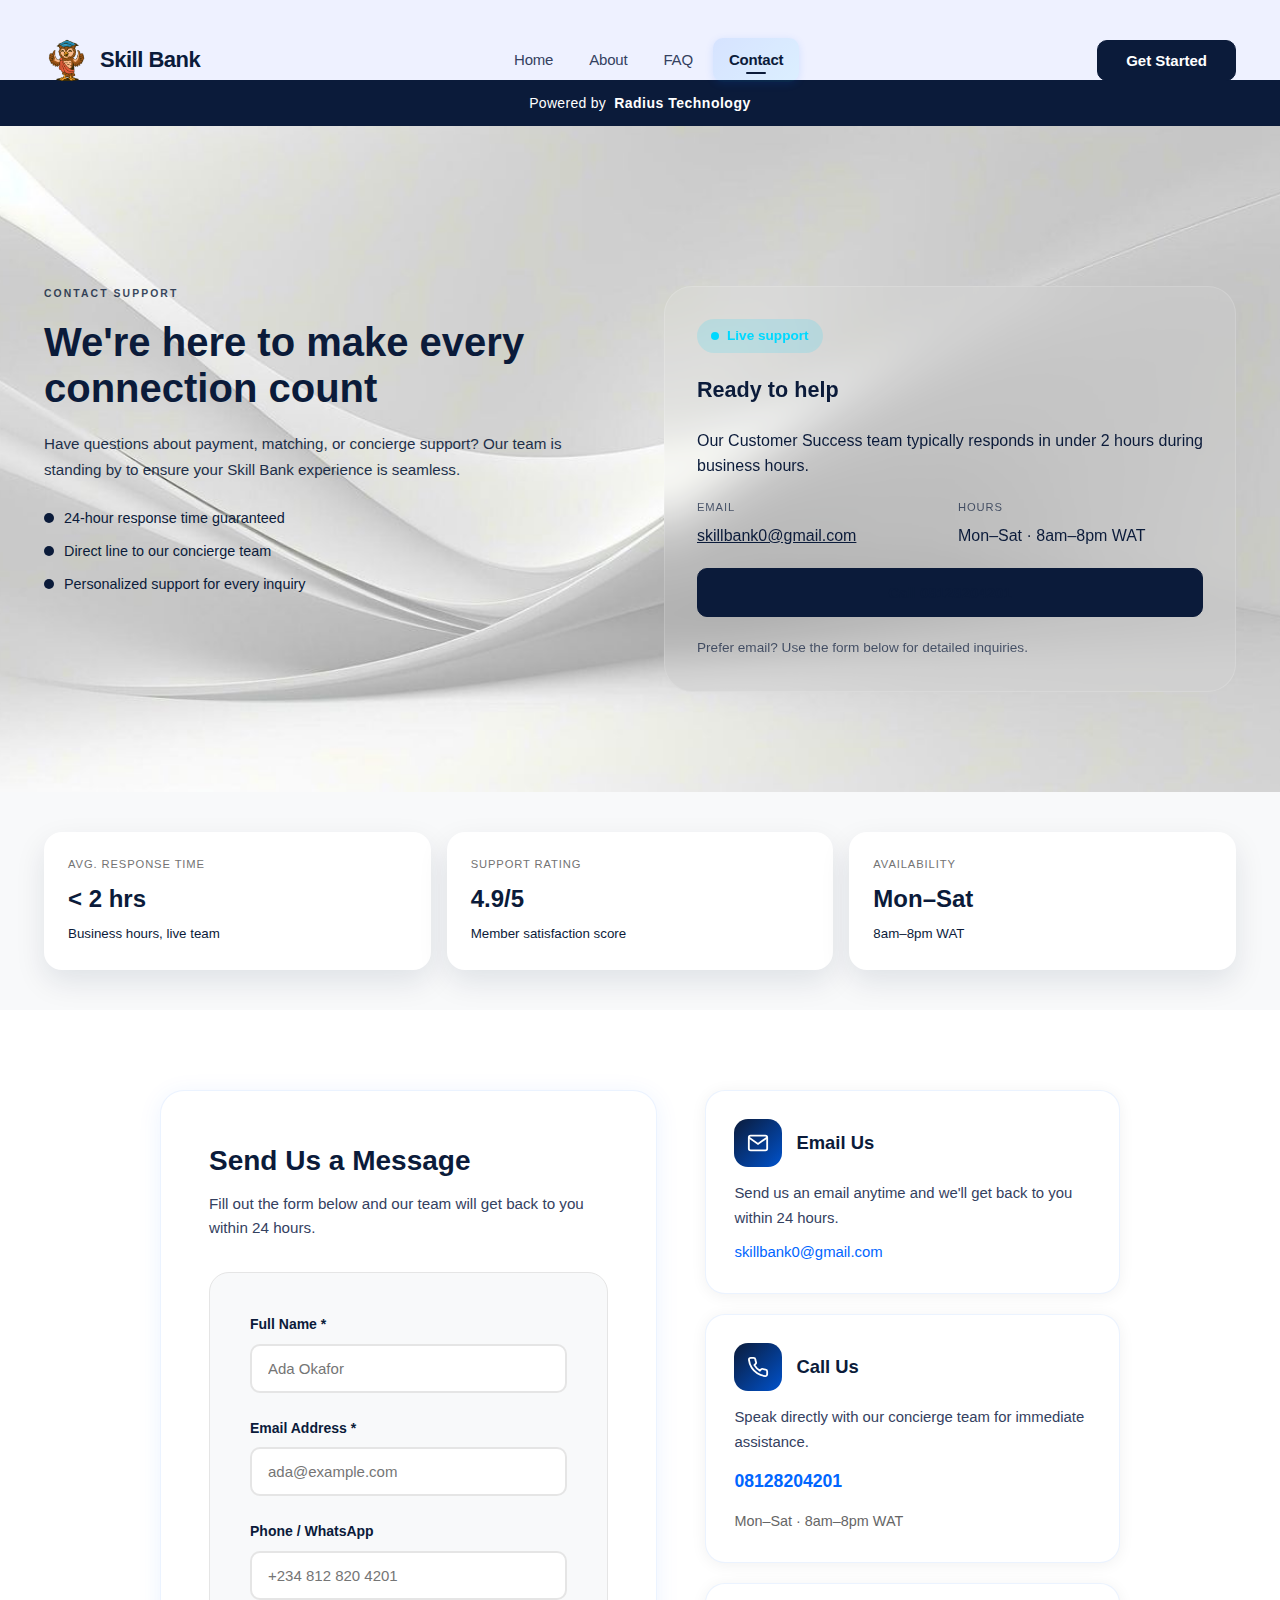
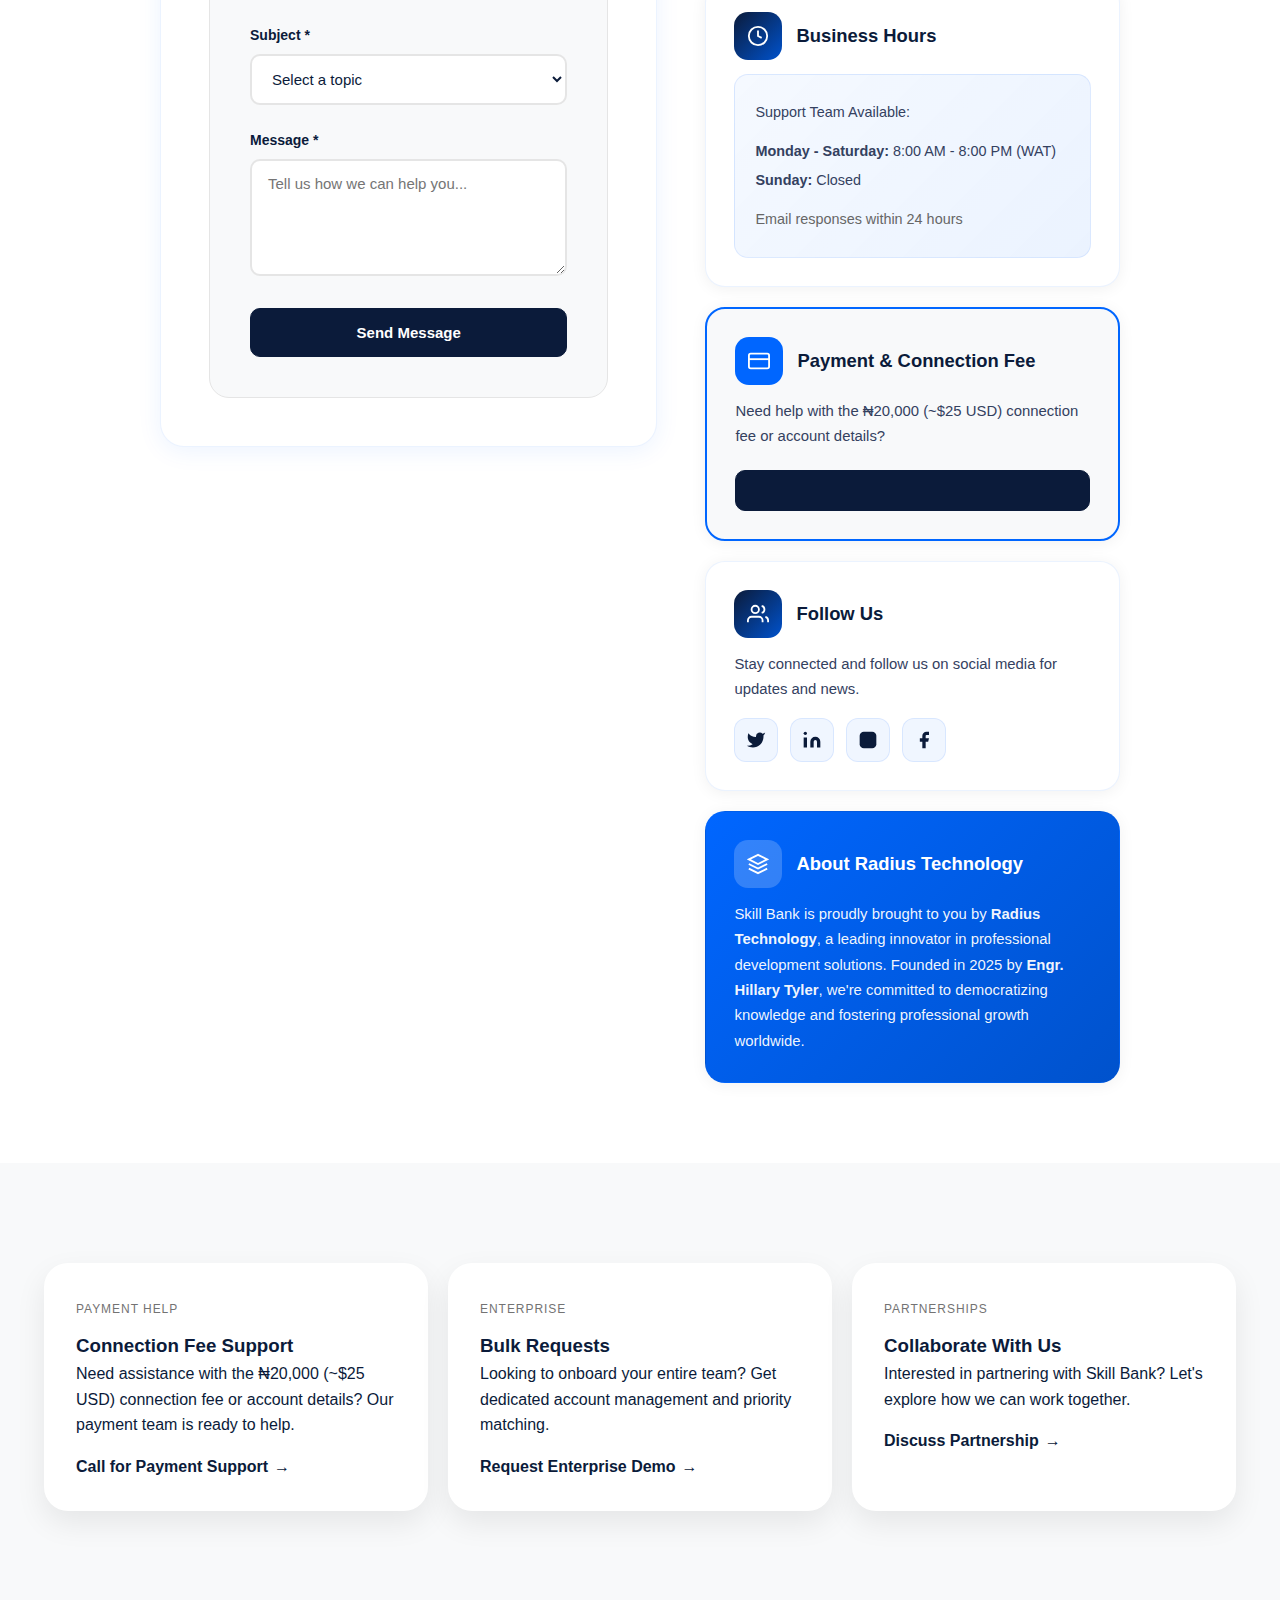
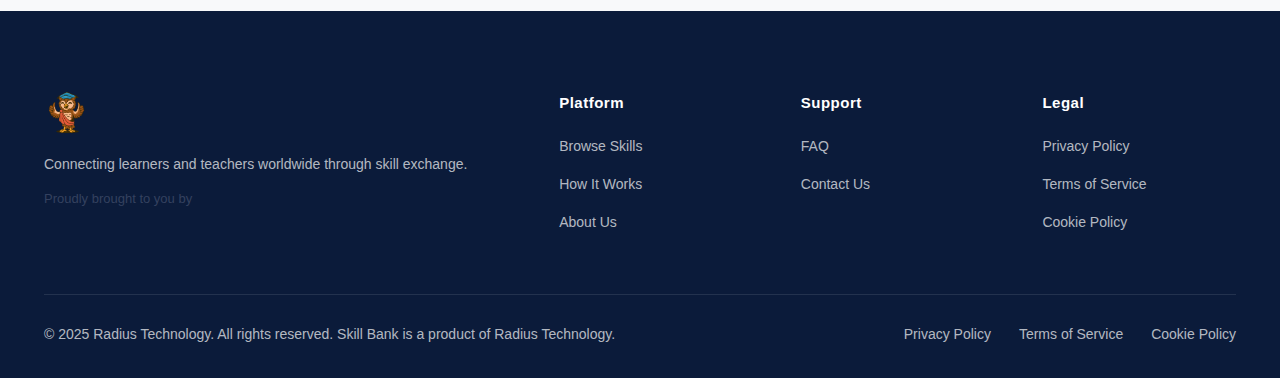
<file: contact - Copy.html>
<!DOCTYPE html>
<html lang="en">
<head>
    <meta charset="UTF-8">
    <meta name="viewport" content="width=device-width, initial-scale=1.0">
    <meta name="description" content="Contact Skill Bank - Get in touch with our team for support, partnerships, or inquiries. Email: skillbank0@gmail.com">
    <meta name="robots" content="index, follow">
    <title>Contact Us - Skill Bank | Radius Technology</title>
    <link rel="preconnect" href="https://fonts.googleapis.com">
    <link rel="preconnect" href="https://fonts.gstatic.com" crossorigin>
    <link href="https://fonts.googleapis.com/css2?family=Poppins:wght@300;400;500;600;700&display=swap" rel="stylesheet">
    <link rel="icon" type="image/png" href="img/skilll-logo.png">
    <link rel="stylesheet" href="styles.css">
</head>
<body>
    <!-- Navigation -->
    <nav class="navbar" id="navbar">
        <div class="container nav-container">
            <div class="logo">
                <a href="index.html" style="display: flex; align-items: center; text-decoration: none; gap: 12px;">
                    <img src="img/skilll-logo.png" alt="Skill Bank Logo" class="logo-image">
                    <span class="logo-text">Skill Bank</span>
                </a>
            </div>
            <ul class="nav-menu" id="nav-menu">
                <li><a href="index.html" class="nav-link">
                    <svg class="nav-icon" viewBox="0 0 24 24" fill="none" stroke="currentColor">
                        <path d="M3 9l9-7 9 7v11a2 2 0 0 1-2 2H5a2 2 0 0 1-2-2z"></path>
                        <polyline points="9 22 9 12 15 12 15 22"></polyline>
                    </svg>
                    <span>Home</span>
                </a></li>
                <li><a href="about.html" class="nav-link">
                    <svg class="nav-icon" viewBox="0 0 24 24" fill="none" stroke="currentColor">
                        <circle cx="12" cy="12" r="10"></circle>
                        <line x1="12" y1="16" x2="12" y2="12"></line>
                        <line x1="12" y1="8" x2="12.01" y2="8"></line>
                    </svg>
                    <span>About</span>
                </a></li>
                <li><a href="faq.html" class="nav-link">
                    <svg class="nav-icon" viewBox="0 0 24 24" fill="none" stroke="currentColor">
                        <circle cx="12" cy="12" r="10"></circle>
                        <path d="M9.09 9a3 3 0 0 1 5.83 1c0 2-3 3-3 3"></path>
                        <line x1="12" y1="17" x2="12.01" y2="17"></line>
                    </svg>
                    <span>FAQ</span>
                </a></li>
                <li><a href="contact.html" class="nav-link active">
                    <svg class="nav-icon" viewBox="0 0 24 24" fill="none" stroke="currentColor">
                        <path d="M4 4h16c1.1 0 2 .9 2 2v12c0 1.1-.9 2-2 2H4c-1.1 0-2-.9-2-2V6c0-1.1.9-2 2-2z"></path>
                        <polyline points="22,6 12,13 2,6"></polyline>
                    </svg>
                    <span>Contact</span>
                </a></li>
            </ul>
            <div class="nav-actions">
                <a href="index.html#register" class="btn btn-primary">Get Started</a>
            </div>
            <button class="hamburger" id="hamburger" aria-label="Toggle menu">
                <span class="hamburger-box">
                    <span class="hamburger-inner"></span>
                </span>
            </button>
        </div>
    </nav>

    <div class="brand-banner">
        <div class="container">
            <p class="brand-text">Powered by <strong>Radius Technology</strong></p>
        </div>
    </div>

    <!-- Hero Section -->
    <section class="faq-hero">
        <div class="container faq-hero-grid">
            <div class="faq-hero-content">
                <p class="faq-eyebrow">Contact Support</p>
                <h1>We're here to make every connection count</h1>
                <p class="faq-lead">
                    Have questions about payment, matching, or concierge support? Our team is standing by to ensure your Skill Bank experience is seamless.
                </p>
                <ul class="faq-highlights">
                    <li>24-hour response time guaranteed</li>
                    <li>Direct line to our concierge team</li>
                    <li>Personalized support for every inquiry</li>
                </ul>
            </div>
            <div class="faq-contact-card">
                <div class="faq-contact-status">
                    <span class="status-dot"></span>
                    Live support
                </div>
                <h3>Ready to help</h3>
                <p>Our Customer Success team typically responds in under 2 hours during business hours.</p>
                <div class="faq-contact-details">
                    <div>
                        <span class="label">Email</span>
                        <a href="mailto:skillbank0@gmail.com">skillbank0@gmail.com</a>
                    </div>
                    <div>
                        <span class="label">Hours</span>
                        <p>Mon–Sat · 8am–8pm WAT</p>
                    </div>
                </div>
                <a href="tel:08128204201" class="btn btn-primary btn-large" aria-label="Call Skill Bank support at 08128204201">Call 08128204201</a>
                <p class="contact-footnote">Prefer email? Use the form below for detailed inquiries.</p>
            </div>
        </div>
    </section>

    <!-- Contact Stats -->
    <section class="faq-meta">
        <div class="container faq-meta-grid">
            <div class="faq-meta-card">
                <p class="label">Avg. response time</p>
                <span class="value">< 2 hrs</span>
                <small>Business hours, live team</small>
            </div>
            <div class="faq-meta-card">
                <p class="label">Support rating</p>
                <span class="value">4.9/5</span>
                <small>Member satisfaction score</small>
            </div>
            <div class="faq-meta-card">
                <p class="label">Availability</p>
                <span class="value">Mon–Sat</span>
                <small>8am–8pm WAT</small>
            </div>
        </div>
    </section>

    <!-- Contact Content -->
    <section class="faq-content" id="contact-form">
        <div class="container faq-container">
            <div class="contact-grid" style="display: grid; grid-template-columns: 1.2fr 1fr; gap: 48px; align-items: start;">
                <!-- Contact Form -->
                <div class="contact-form-section">
                    <h2>Send Us a Message</h2>
                    <p>Fill out the form below and our team will get back to you within 24 hours.</p>
                
                <div id="contact-success" class="success-message">
                    ✅ Thank you! Your message has been sent successfully. We'll get back to you soon.
                </div>
                <div id="contact-error" class="error-message">
                    ❌ Oops! Something went wrong. Please try again or email us directly.
                </div>

                    <form id="contact-form-submit" action="https://formspree.io/f/mdkdvoqk" method="POST" class="registration-form">
                        <div class="form-group">
                            <label for="contact-name">Full Name *</label>
                            <input type="text" id="contact-name" name="name" required placeholder="Ada Okafor">
                        </div>

                        <div class="form-group">
                            <label for="contact-email">Email Address *</label>
                            <input type="email" id="contact-email" name="email" required placeholder="ada@example.com">
                        </div>

                        <div class="form-group">
                            <label for="contact-phone">Phone / WhatsApp</label>
                            <input type="tel" id="contact-phone" name="phone" placeholder="+234 812 820 4201">
                        </div>

                        <div class="form-group">
                            <label for="contact-subject">Subject *</label>
                            <select id="contact-subject" name="subject" required>
                                <option value="">Select a topic</option>
                                <option value="payment">Payment & Connection Fee</option>
                                <option value="matching">Matching & Concierge Support</option>
                                <option value="general">General Inquiry</option>
                                <option value="technical">Technical Support</option>
                                <option value="partnership">Partnership Opportunity</option>
                                <option value="feedback">Feedback</option>
                                <option value="other">Other</option>
                            </select>
                        </div>

                        <div class="form-group">
                            <label for="contact-message">Message *</label>
                            <textarea id="contact-message" name="message" required rows="5" placeholder="Tell us how we can help you..."></textarea>
                        </div>

                        <button type="submit" class="btn btn-primary btn-large" style="width: 100%;">
                            Send Message
                        </button>
                    </form>
                </div>

                <!-- Contact Information -->
                <div class="contact-info-section">
                    <!-- Email Card -->
                    <div class="info-card">
                        <div class="info-card-header">
                            <div class="info-icon">
                                <svg viewBox="0 0 24 24" fill="none" stroke="currentColor" stroke-width="2">
                                    <path d="M4 4h16c1.1 0 2 .9 2 2v12c0 1.1-.9 2-2 2H4c-1.1 0-2-.9-2-2V6c0-1.1.9-2 2-2z"></path>
                                    <polyline points="22,6 12,13 2,6"></polyline>
                                </svg>
                            </div>
                            <h3>Email Us</h3>
                        </div>
                        <p>Send us an email anytime and we'll get back to you within 24 hours.</p>
                        <p><a href="mailto:skillbank0@gmail.com" style="color: #0066FF; font-weight: 500;">skillbank0@gmail.com</a></p>
                    </div>

                    <!-- Phone Card -->
                    <div class="info-card">
                        <div class="info-card-header">
                            <div class="info-icon">
                                <svg viewBox="0 0 24 24" fill="none" stroke="currentColor" stroke-width="2">
                                    <path d="M22 16.92v3a2 2 0 01-2.18 2 19.79 19.79 0 01-8.63-3.07 19.5 19.5 0 01-6-6 19.79 19.79 0 01-3.07-8.67A2 2 0 014.11 2h3a2 2 0 012 1.72 12.84 12.84 0 00.7 2.81 2 2 0 01-.45 2.11L8.09 9.91a16 16 0 006 6l1.27-1.27a2 2 0 012.11-.45 12.84 12.84 0 002.81.7A2 2 0 0122 16.92z"></path>
                                </svg>
                            </div>
                            <h3>Call Us</h3>
                        </div>
                        <p>Speak directly with our concierge team for immediate assistance.</p>
                        <p style="font-size: 1.1rem; font-weight: 600; color: #0066FF; margin: 12px 0;">
                            <a href="tel:08128204201" style="color: #0066FF; text-decoration: none;">08128204201</a>
                        </p>
                        <p style="font-size: 0.9rem; color: #666;">Mon–Sat · 8am–8pm WAT</p>
                    </div>

                    <!-- Business Hours Card -->
                    <div class="info-card">
                        <div class="info-card-header">
                            <div class="info-icon">
                                <svg viewBox="0 0 24 24" fill="none" stroke="currentColor" stroke-width="2">
                                    <circle cx="12" cy="12" r="10"></circle>
                                    <polyline points="12 6 12 12 16 14"></polyline>
                                </svg>
                            </div>
                            <h3>Business Hours</h3>
                        </div>
                        <div class="office-hours">
                            <p style="margin-bottom: 16px; font-weight: 500;">Support Team Available:</p>
                            <p><strong>Monday - Saturday:</strong> 8:00 AM - 8:00 PM (WAT)</p>
                            <p><strong>Sunday:</strong> Closed</p>
                            <p style="margin-top: 16px; font-size: 0.9rem; color: #666;">
                                Email responses within 24 hours
                            </p>
                        </div>
                    </div>

                    <!-- Payment Support Card -->
                    <div class="info-card" style="background: #f8f9fa; border: 2px solid #0066FF;">
                        <div class="info-card-header">
                            <div class="info-icon" style="background: #0066FF; color: white;">
                                <svg viewBox="0 0 24 24" fill="none" stroke="currentColor" stroke-width="2">
                                    <rect x="1" y="4" width="22" height="16" rx="2" ry="2"></rect>
                                    <line x1="1" y1="10" x2="23" y2="10"></line>
                                </svg>
                            </div>
                            <h3>Payment & Connection Fee</h3>
                        </div>
                        <p style="margin-bottom: 12px;">
                            Need help with the ₦20,000 (~$25 USD) connection fee or account details?
                        </p>
                        <a href="tel:08128204201" class="btn btn-primary" style="width: 100%; margin-top: 8px;">
                            Call for Payment Support
                        </a>
                    </div>

                    <!-- Social Media Card -->
                    <div class="info-card">
                        <div class="info-card-header">
                            <div class="info-icon">
                                <svg viewBox="0 0 24 24" fill="none" stroke="currentColor" stroke-width="2">
                                    <path d="M17 21v-2a4 4 0 0 0-4-4H5a4 4 0 0 0-4 4v2"></path>
                                    <circle cx="9" cy="7" r="4"></circle>
                                    <path d="M23 21v-2a4 4 0 0 0-3-3.87"></path>
                                    <path d="M16 3.13a4 4 0 0 1 0 7.75"></path>
                                </svg>
                            </div>
                            <h3>Follow Us</h3>
                        </div>
                        <p>Stay connected and follow us on social media for updates and news.</p>
                        <div class="social-links-large">
                            <a href="#" class="social-link-large" aria-label="Twitter" title="Twitter">
                                <svg viewBox="0 0 24 24" fill="currentColor">
                                    <path d="M23 3a10.9 10.9 0 01-3.14 1.53 4.48 4.48 0 00-7.86 3v1A10.66 10.66 0 013 4s-4 9 5 13a11.64 11.64 0 01-7 2c9 5 20 0 20-11.5a4.5 4.5 0 00-.08-.83A7.72 7.72 0 0023 3z"/>
                                </svg>
                            </a>
                            <a href="#" class="social-link-large" aria-label="LinkedIn" title="LinkedIn">
                                <svg viewBox="0 0 24 24" fill="currentColor">
                                    <path d="M16 8a6 6 0 016 6v7h-4v-7a2 2 0 00-2-2 2 2 0 00-2 2v7h-4v-7a6 6 0 016-6zM2 9h4v12H2z"/>
                                    <circle cx="4" cy="4" r="2"/>
                                </svg>
                            </a>
                            <a href="#" class="social-link-large" aria-label="Instagram" title="Instagram">
                                <svg viewBox="0 0 24 24" fill="currentColor">
                                    <rect x="2" y="2" width="20" height="20" rx="5" ry="5"/>
                                    <path d="M16 11.37A4 4 0 1112.63 8 4 4 0 0116 11.37z"/>
                                    <line x1="17.5" y1="6.5" x2="17.51" y2="6.5"/>
                                </svg>
                            </a>
                            <a href="#" class="social-link-large" aria-label="Facebook" title="Facebook">
                                <svg viewBox="0 0 24 24" fill="currentColor">
                                    <path d="M18 2h-3a5 5 0 00-5 5v3H7v4h3v8h4v-8h3l1-4h-4V7a1 1 0 011-1h3z"/>
                                </svg>
                            </a>
                        </div>
                    </div>

                    <!-- Radius Technology Card -->
                    <div class="info-card" style="background: linear-gradient(135deg, #0066FF 0%, #0052CC 100%); color: white;">
                        <div class="info-card-header">
                            <div class="info-icon" style="background: rgba(255,255,255,0.2);">
                                <svg viewBox="0 0 24 24" fill="none" stroke="currentColor" stroke-width="2">
                                    <path d="M12 2L2 7l10 5 10-5-10-5z"/>
                                    <path d="M2 17l10 5 10-5M2 12l10 5 10-5"/>
                                </svg>
                            </div>
                            <h3 style="color: white;">About Radius Technology</h3>
                        </div>
                        <p style="color: rgba(255,255,255,0.95); margin: 0;">
                            Skill Bank is proudly brought to you by <strong>Radius Technology</strong>, 
                            a leading innovator in professional development solutions. Founded in 2025 
                            by <strong>Engr. Hillary Tyler</strong>, we're committed to democratizing 
                            knowledge and fostering professional growth worldwide.
                        </p>
                    </div>
                </div>
            </div>
        </div>
    </section>

    <!-- Support Options -->
    <section class="faq-support">
        <div class="container faq-support-grid">
            <div class="faq-support-card">
                <p class="label">Payment Help</p>
                <h3>Connection Fee Support</h3>
                <p>Need assistance with the ₦20,000 (~$25 USD) connection fee or account details? Our payment team is ready to help.</p>
                <a href="tel:08128204201" class="support-link">Call for Payment Support</a>
            </div>
            <div class="faq-support-card">
                <p class="label">Enterprise</p>
                <h3>Bulk Requests</h3>
                <p>Looking to onboard your entire team? Get dedicated account management and priority matching.</p>
                <a href="mailto:skillbank0@gmail.com" class="support-link">Request Enterprise Demo</a>
            </div>
            <div class="faq-support-card">
                <p class="label">Partnerships</p>
                <h3>Collaborate With Us</h3>
                <p>Interested in partnering with Skill Bank? Let's explore how we can work together.</p>
                <a href="mailto:skillbank0@gmail.com" class="support-link">Discuss Partnership</a>
            </div>
        </div>
    </section>

    <!-- Footer -->
    <footer class="footer">
        <div class="container footer-container">
            <div class="footer-main">
                <div class="footer-brand">
                    <div class="logo">
                        <img src="img/skilll-logo.png" alt="Skill Bank Logo" class="logo-image">
                        <span class="logo-text">Skill Bank</span>
                    </div>
                    <p class="footer-description">Connecting learners and teachers worldwide through skill exchange.</p>
                    <p class="footer-brand-info">Proudly brought to you by <strong>Radius Technology</strong></p>
                </div>
                <div class="footer-links">
                    <div class="footer-column">
                        <h4 class="footer-heading">Platform</h4>
                        <ul class="footer-list">
                            <li><a href="index.html#marketplace">Browse Skills</a></li>
                            <li><a href="index.html#how-it-works">How It Works</a></li>
                            <li><a href="about.html">About Us</a></li>
                        </ul>
                    </div>
                    <div class="footer-column">
                        <h4 class="footer-heading">Support</h4>
                        <ul class="footer-list">
                            <li><a href="faq.html">FAQ</a></li>
                            <li><a href="contact.html">Contact Us</a></li>
                        </ul>
                    </div>
                    <div class="footer-column">
                        <h4 class="footer-heading">Legal</h4>
                        <ul class="footer-list">
                            <li><a href="privacy-policy.html">Privacy Policy</a></li>
                            <li><a href="terms-of-service.html">Terms of Service</a></li>
                            <li><a href="cookie-policy.html">Cookie Policy</a></li>
                        </ul>
                    </div>
                </div>
            </div>
            <div class="footer-bottom">
                <p>&copy; 2025 Radius Technology. All rights reserved. Skill Bank is a product of Radius Technology.</p>
                <div class="footer-legal">
                    <a href="privacy-policy.html">Privacy Policy</a>
                    <a href="terms-of-service.html">Terms of Service</a>
                    <a href="cookie-policy.html">Cookie Policy</a>
                </div>
            </div>
        </div>
    </footer>

    <link rel="stylesheet" href="faq-styles.css">
    <script src="script.js"></script>
    <script>
        // Contact Form Handler
        document.addEventListener('DOMContentLoaded', function() {
            const contactForm = document.getElementById('contact-form-submit');
            const successMessage = document.getElementById('contact-success');
            const errorMessage = document.getElementById('contact-error');
            const submitButton = contactForm.querySelector('button[type="submit"]');
            const originalButtonText = submitButton.textContent;

            // Hide messages initially
            successMessage.style.display = 'none';
            errorMessage.style.display = 'none';

            contactForm.addEventListener('submit', async function(e) {
                e.preventDefault();

                // Disable button and show loading state
                submitButton.disabled = true;
                submitButton.textContent = 'Sending...';

                // Hide any previous messages
                successMessage.style.display = 'none';
                errorMessage.style.display = 'none';

                // Get form data
                const formData = new FormData(contactForm);

                try {
                    // Send to FormSpree
                    const response = await fetch(contactForm.action, {
                        method: 'POST',
                        body: formData,
                        headers: {
                            'Accept': 'application/json'
                        }
                    });

                    if (response.ok) {
                        // Success!
                        successMessage.style.display = 'block';
                        contactForm.reset();

                        // Scroll to success message
                        successMessage.scrollIntoView({ behavior: 'smooth', block: 'nearest' });

                        // Hide success message after 10 seconds
                        setTimeout(() => {
                            successMessage.style.display = 'none';
                        }, 10000);
                    } else {
                        // Error from server
                        throw new Error('Server error');
                    }
                } catch (error) {
                    // Show error message
                    errorMessage.style.display = 'block';
                    errorMessage.scrollIntoView({ behavior: 'smooth', block: 'nearest' });

                    // Hide error message after 10 seconds
                    setTimeout(() => {
                        errorMessage.style.display = 'none';
                    }, 10000);

                    console.error('Form submission error:', error);
                } finally {
                    // Re-enable button
                    submitButton.disabled = false;
                    submitButton.textContent = originalButtonText;
                }
            });
        });
    </script>
</body>
</html>
</file>
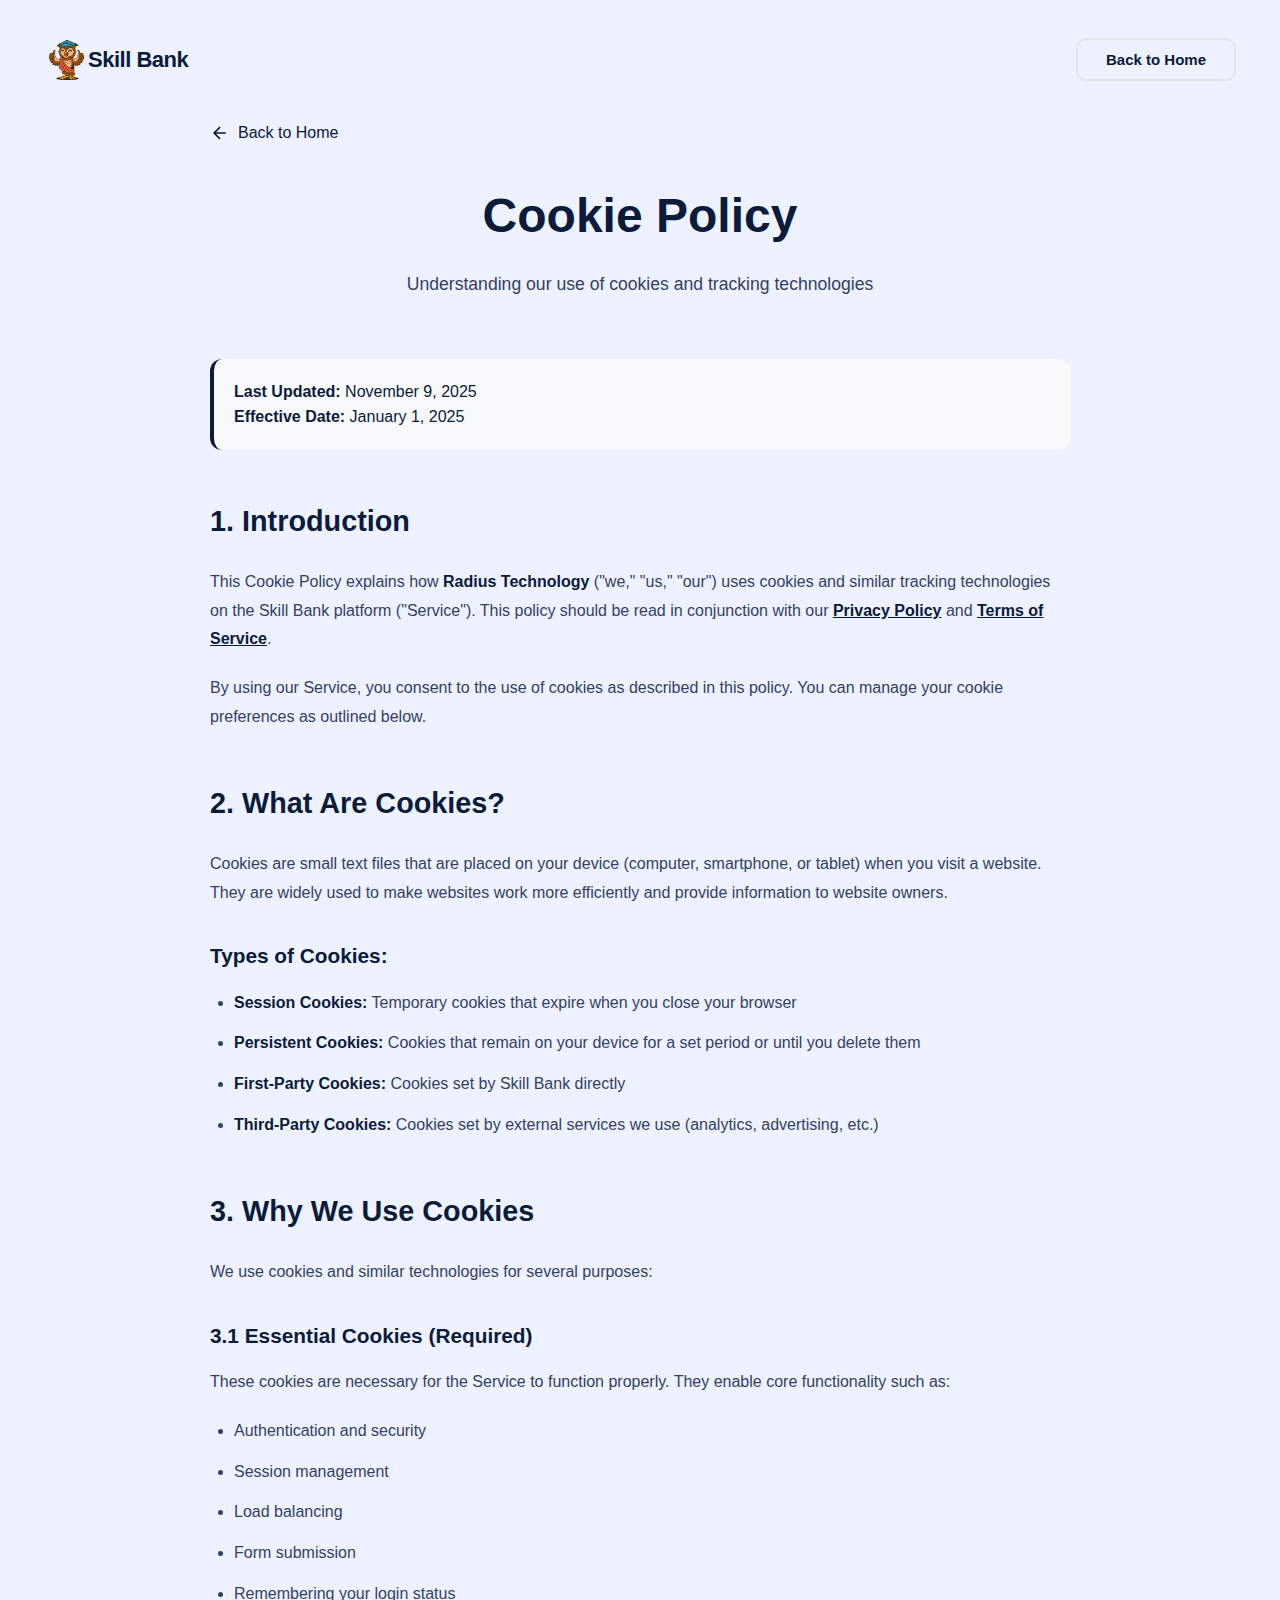
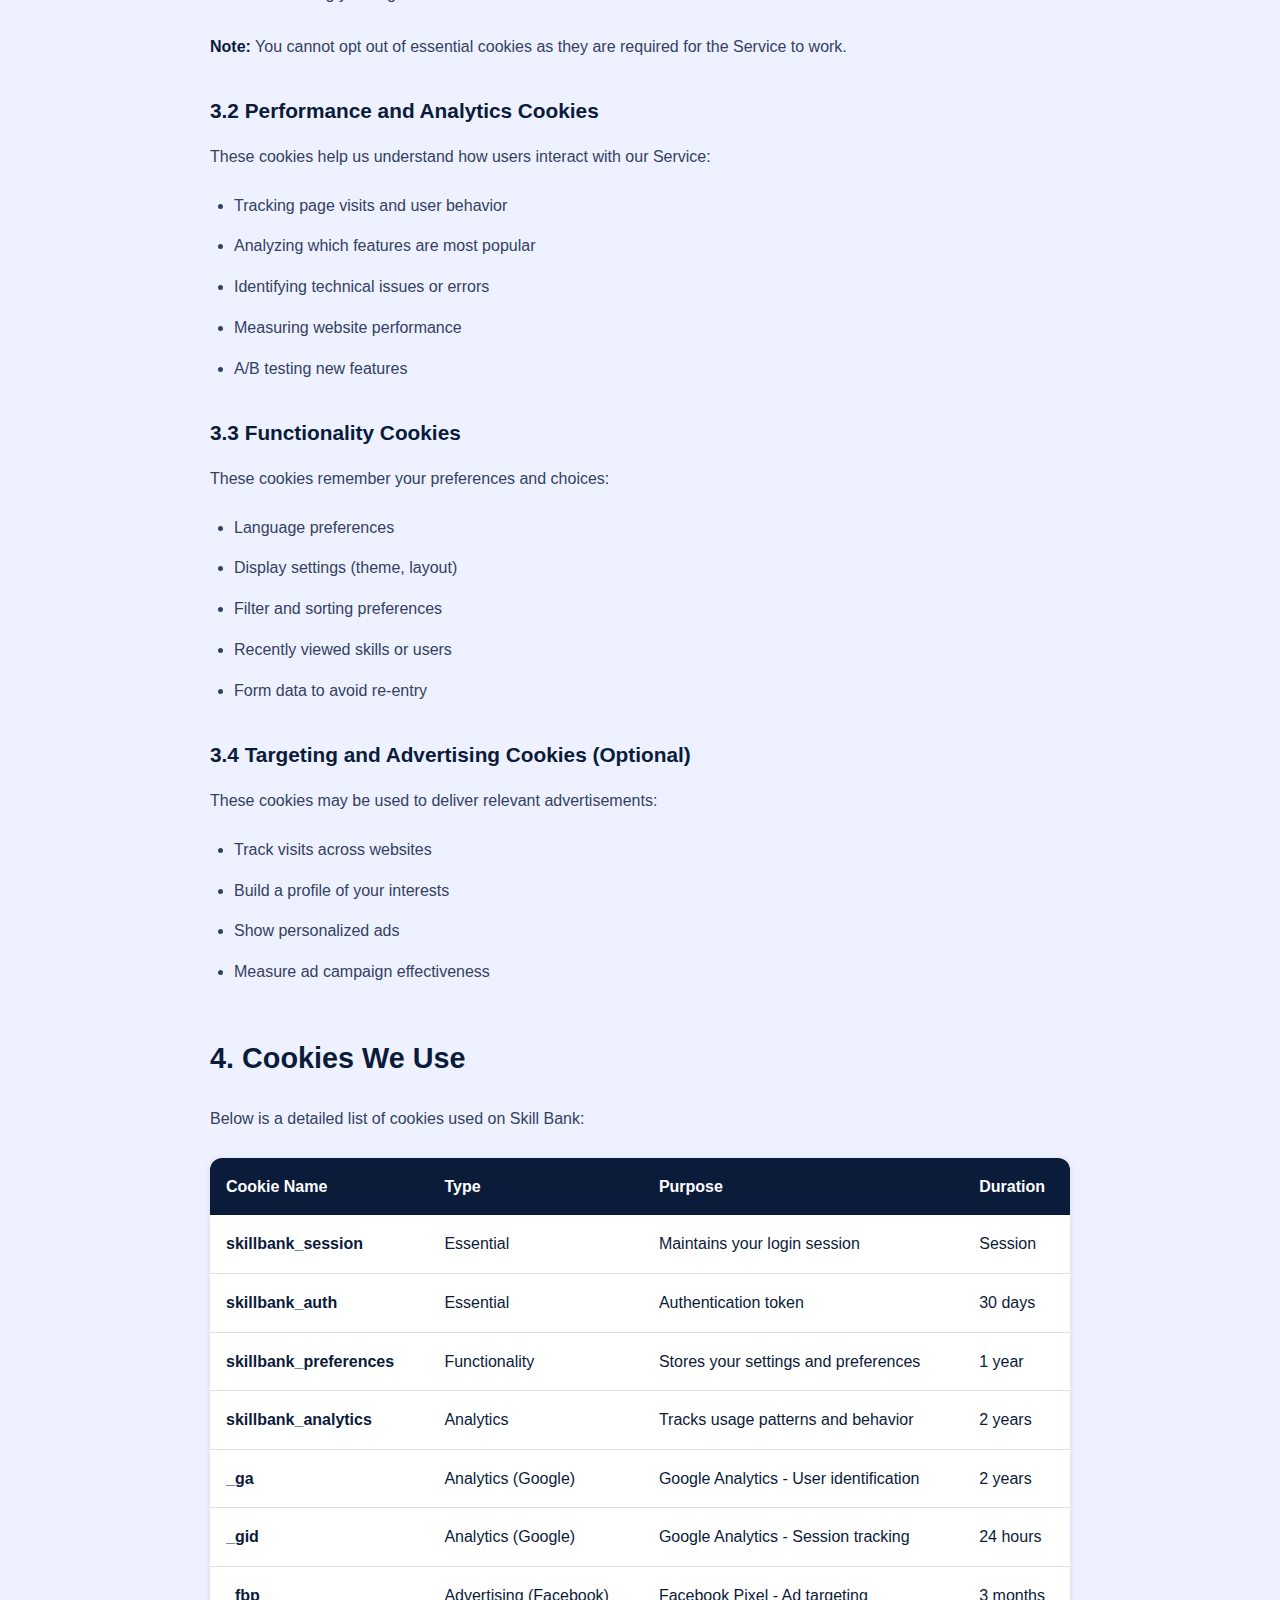
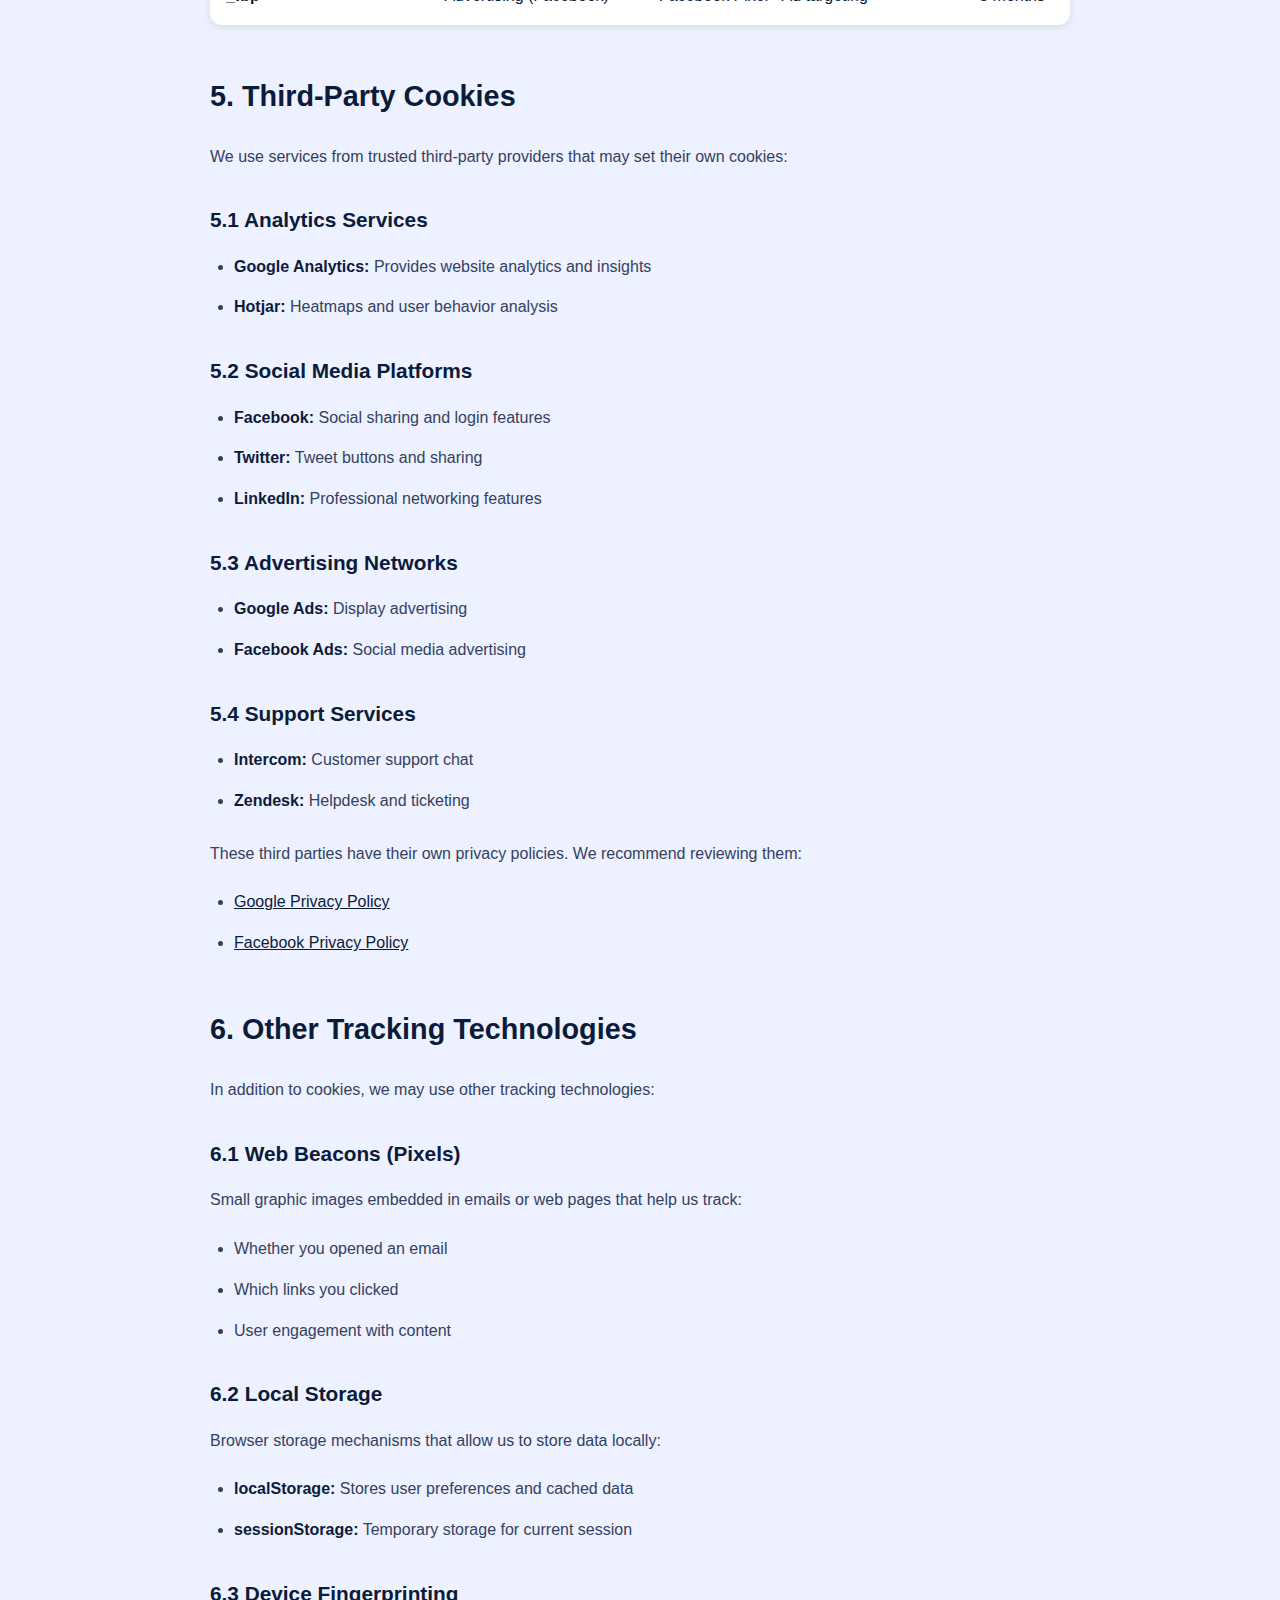
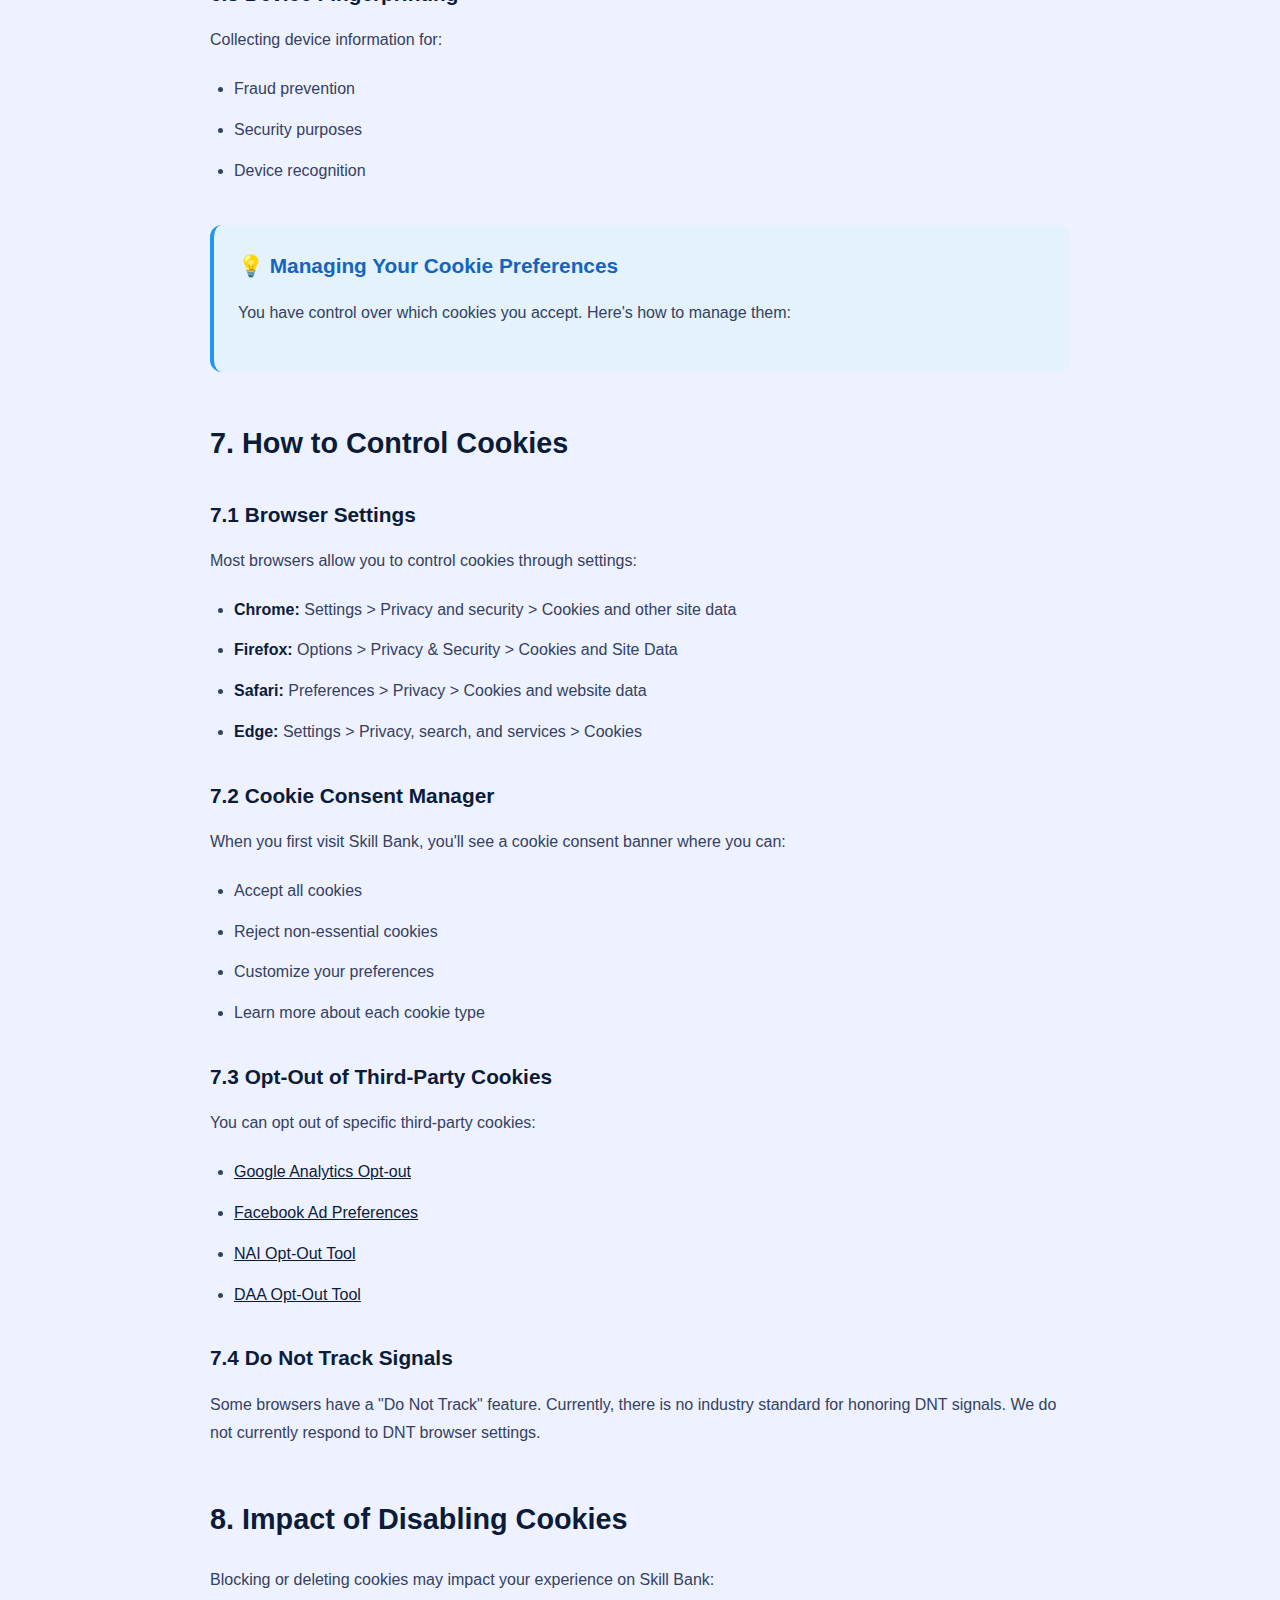
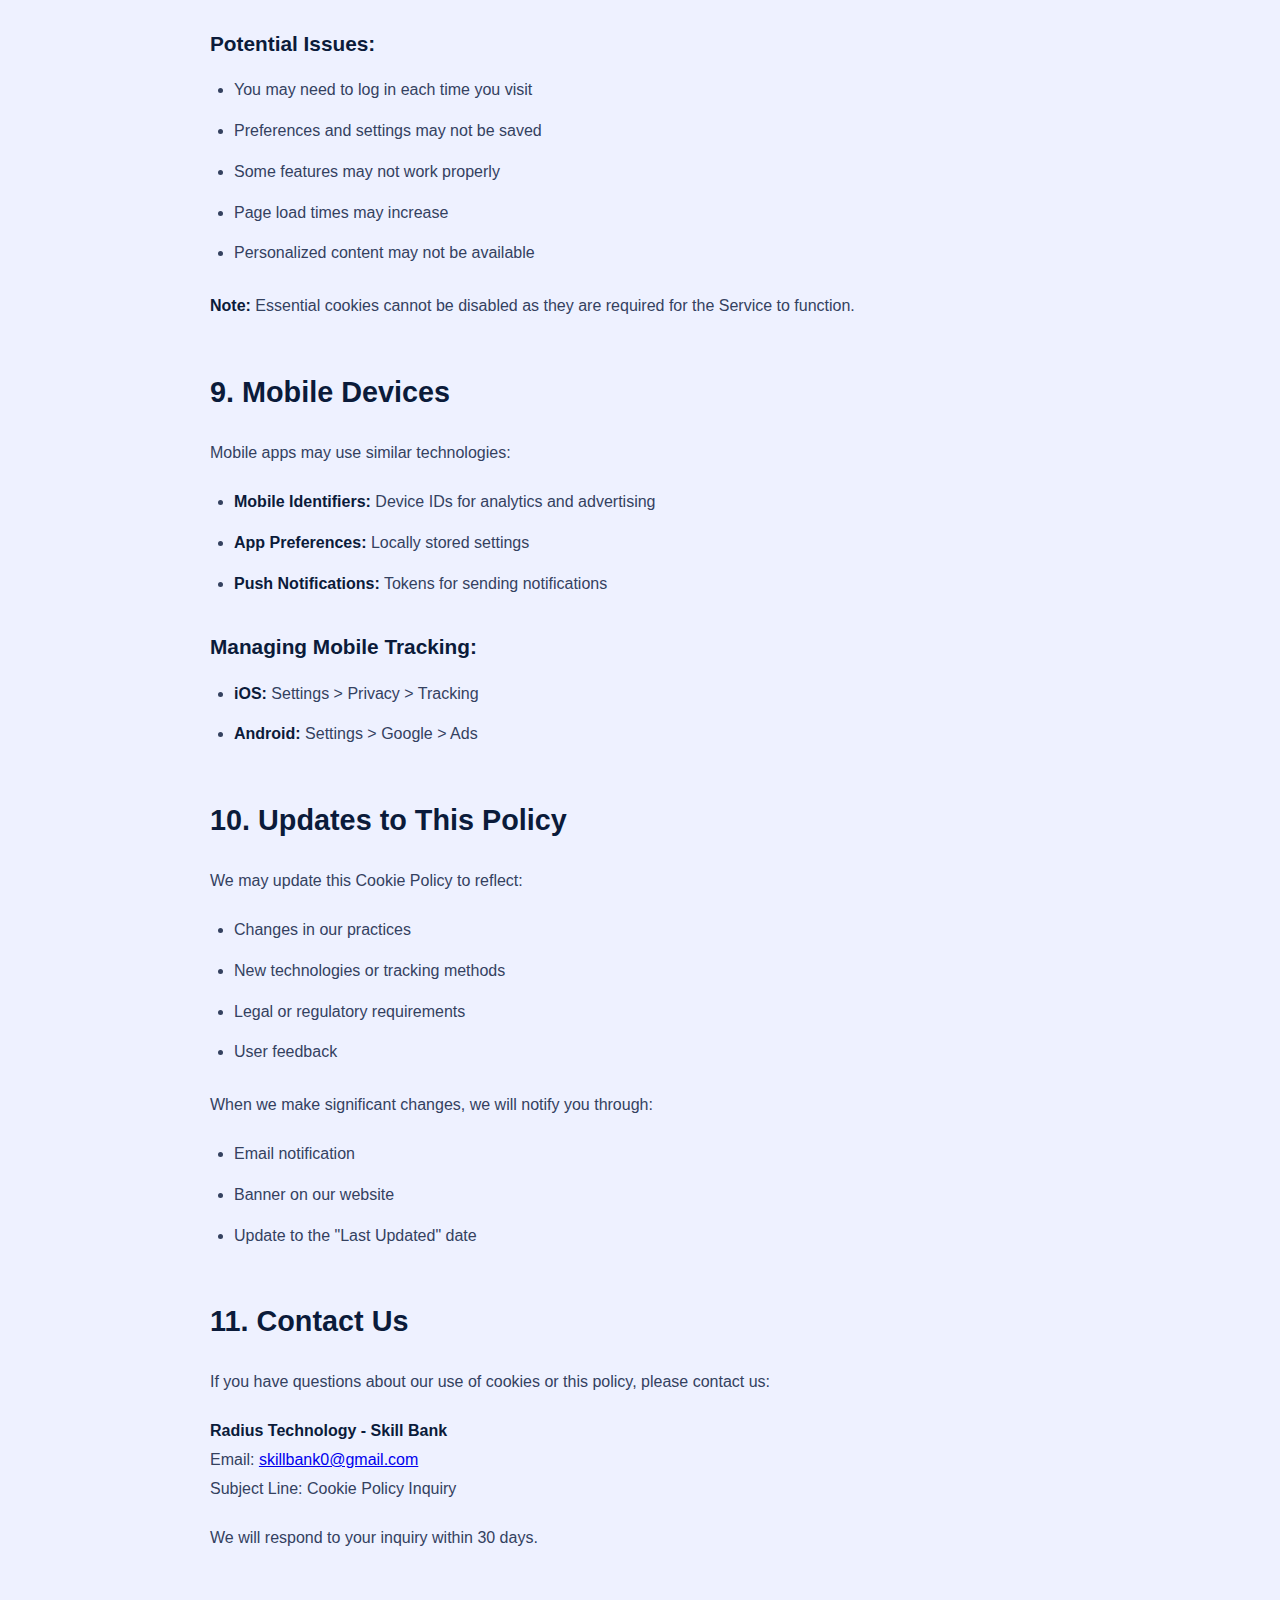
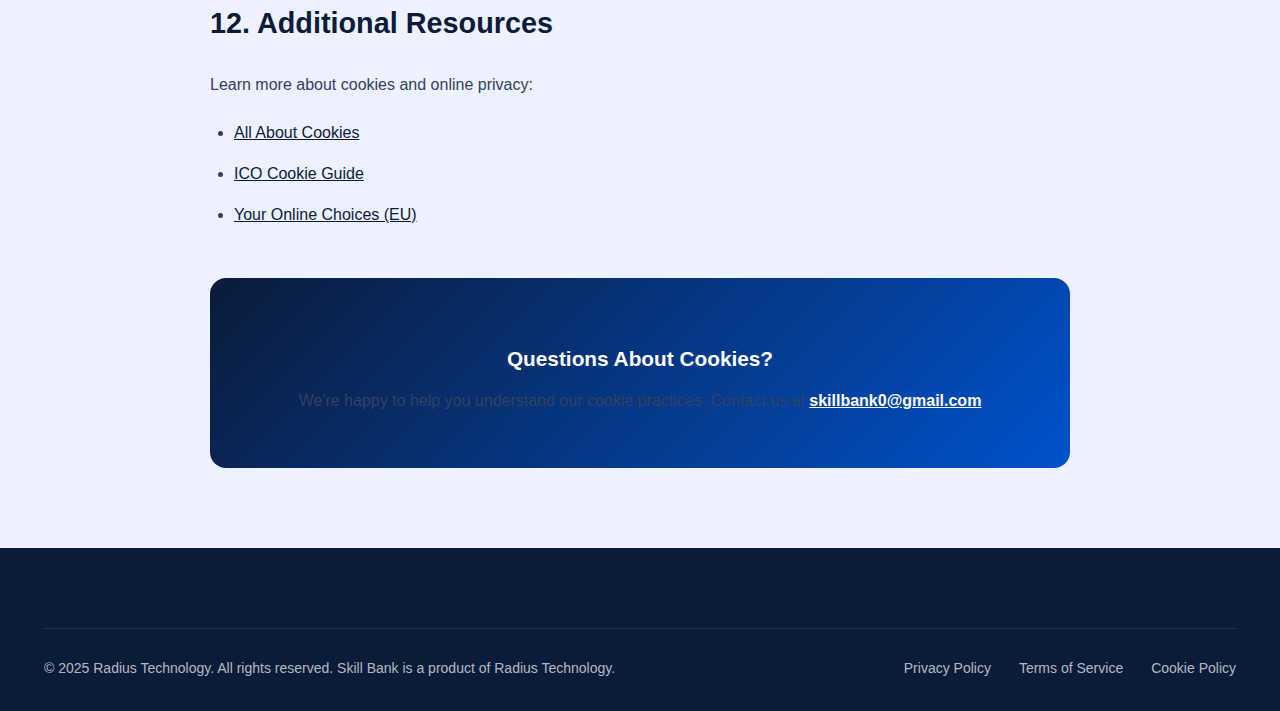
<file: cookie-policy - Copy.html>
<!DOCTYPE html>
<html lang="en">
<head>
    <meta charset="UTF-8">
    <meta name="viewport" content="width=device-width, initial-scale=1.0">
    <meta name="description" content="Skill Bank Cookie Policy - Learn about how we use cookies and similar tracking technologies">
    <meta name="robots" content="index, follow">
    <title>Cookie Policy - Skill Bank | Radius Technology</title>
    <link rel="preconnect" href="https://fonts.googleapis.com">
    <link rel="preconnect" href="https://fonts.gstatic.com" crossorigin>
    <link href="https://fonts.googleapis.com/css2?family=Poppins:wght@300;400;500;600;700&display=swap" rel="stylesheet">
    <link rel="stylesheet" href="styles.css">
    <style>
        .legal-container {
            max-width: 900px;
            margin: 0 auto;
            padding: 120px 20px 80px;
        }
        .legal-header {
            text-align: center;
            margin-bottom: 60px;
        }
        .legal-title {
            font-size: 3rem;
            font-weight: 700;
            color: var(--text-primary);
            margin-bottom: 16px;
        }
        .legal-subtitle {
            font-size: 1.1rem;
            color: var(--text-secondary);
        }
        .legal-update {
            background: var(--bg-light);
            padding: 20px;
            border-radius: 12px;
            margin-bottom: 40px;
            border-left: 4px solid var(--primary);
        }
        .legal-content h2 {
            font-size: 1.8rem;
            font-weight: 600;
            color: var(--text-primary);
            margin-top: 48px;
            margin-bottom: 24px;
        }
        .legal-content h3 {
            font-size: 1.3rem;
            font-weight: 600;
            color: var(--text-primary);
            margin-top: 32px;
            margin-bottom: 16px;
        }
        .legal-content p {
            font-size: 1rem;
            line-height: 1.8;
            color: var(--text-secondary);
            margin-bottom: 20px;
        }
        .legal-content ul, .legal-content ol {
            margin-bottom: 24px;
            padding-left: 24px;
        }
        .legal-content li {
            font-size: 1rem;
            line-height: 1.8;
            color: var(--text-secondary);
            margin-bottom: 12px;
        }
        .legal-content strong {
            color: var(--text-primary);
            font-weight: 600;
        }
        .legal-section {
            margin-bottom: 40px;
        }
        .back-link {
            display: inline-flex;
            align-items: center;
            gap: 8px;
            color: var(--primary);
            text-decoration: none;
            font-weight: 500;
            margin-bottom: 32px;
            transition: gap 0.3s ease;
        }
        .back-link:hover {
            gap: 12px;
        }
        .cookie-table {
            width: 100%;
            border-collapse: collapse;
            margin: 24px 0;
            background: white;
            border-radius: 12px;
            overflow: hidden;
            box-shadow: 0 2px 8px rgba(0,0,0,0.1);
        }
        .cookie-table th {
            background: var(--primary);
            color: white;
            padding: 16px;
            text-align: left;
            font-weight: 600;
        }
        .cookie-table td {
            padding: 16px;
            border-bottom: 1px solid #e0e0e0;
        }
        .cookie-table tr:last-child td {
            border-bottom: none;
        }
        .info-box {
            background: #E3F2FD;
            border-left: 4px solid #2196F3;
            padding: 24px;
            border-radius: 12px;
            margin: 32px 0;
        }
        .info-box h3 {
            color: #1565C0;
            margin-top: 0;
        }
        .contact-box {
            background: linear-gradient(135deg, var(--primary) 0%, #0052CC 100%);
            color: white;
            padding: 32px;
            border-radius: 16px;
            margin-top: 48px;
            text-align: center;
        }
        .contact-box h3 {
            color: white;
            margin-bottom: 12px;
        }
        .contact-box a {
            color: white;
            font-weight: 600;
            text-decoration: underline;
        }
        @media (max-width: 768px) {
            .legal-title {
                font-size: 2rem;
            }
            .legal-content h2 {
                font-size: 1.5rem;
            }
            .cookie-table {
                font-size: 0.9rem;
            }
            .cookie-table th, .cookie-table td {
                padding: 12px 8px;
            }
        }
    </style>
</head>
<body>
    <!-- Navigation -->
    <nav class="navbar" id="navbar">
        <div class="container nav-container">
            <div class="logo">
                <a href="index.html" style="display: flex; align-items: center; text-decoration: none;">
                    <img src="img/skilll-logo.png" alt="Skill Bank Logo" class="logo-image">
                    <span class="logo-text">Skill Bank</span>
                </a>
            </div>
            <div class="nav-actions">
                <a href="index.html" class="btn btn-secondary">Back to Home</a>
            </div>
        </div>
    </nav>

    <!-- Legal Content -->
    <div class="legal-container">
        <a href="index.html" class="back-link">
            <svg width="20" height="20" viewBox="0 0 24 24" fill="none" stroke="currentColor" stroke-width="2">
                <path d="M19 12H5M12 19l-7-7 7-7"/>
            </svg>
            Back to Home
        </a>

        <div class="legal-header">
            <h1 class="legal-title">Cookie Policy</h1>
            <p class="legal-subtitle">Understanding our use of cookies and tracking technologies</p>
        </div>

        <div class="legal-update">
            <strong>Last Updated:</strong> November 9, 2025<br>
            <strong>Effective Date:</strong> January 1, 2025
        </div>

        <div class="legal-content">
            <div class="legal-section">
                <h2>1. Introduction</h2>
                <p>This Cookie Policy explains how <strong>Radius Technology</strong> ("we," "us," "our") uses cookies and similar tracking technologies on the Skill Bank platform ("Service"). This policy should be read in conjunction with our <a href="privacy-policy.html" style="color: var(--primary); font-weight: 600;">Privacy Policy</a> and <a href="terms-of-service.html" style="color: var(--primary); font-weight: 600;">Terms of Service</a>.</p>
                <p>By using our Service, you consent to the use of cookies as described in this policy. You can manage your cookie preferences as outlined below.</p>
            </div>

            <div class="legal-section">
                <h2>2. What Are Cookies?</h2>
                <p>Cookies are small text files that are placed on your device (computer, smartphone, or tablet) when you visit a website. They are widely used to make websites work more efficiently and provide information to website owners.</p>
                
                <h3>Types of Cookies:</h3>
                <ul>
                    <li><strong>Session Cookies:</strong> Temporary cookies that expire when you close your browser</li>
                    <li><strong>Persistent Cookies:</strong> Cookies that remain on your device for a set period or until you delete them</li>
                    <li><strong>First-Party Cookies:</strong> Cookies set by Skill Bank directly</li>
                    <li><strong>Third-Party Cookies:</strong> Cookies set by external services we use (analytics, advertising, etc.)</li>
                </ul>
            </div>

            <div class="legal-section">
                <h2>3. Why We Use Cookies</h2>
                <p>We use cookies and similar technologies for several purposes:</p>
                
                <h3>3.1 Essential Cookies (Required)</h3>
                <p>These cookies are necessary for the Service to function properly. They enable core functionality such as:</p>
                <ul>
                    <li>Authentication and security</li>
                    <li>Session management</li>
                    <li>Load balancing</li>
                    <li>Form submission</li>
                    <li>Remembering your login status</li>
                </ul>
                <p><strong>Note:</strong> You cannot opt out of essential cookies as they are required for the Service to work.</p>

                <h3>3.2 Performance and Analytics Cookies</h3>
                <p>These cookies help us understand how users interact with our Service:</p>
                <ul>
                    <li>Tracking page visits and user behavior</li>
                    <li>Analyzing which features are most popular</li>
                    <li>Identifying technical issues or errors</li>
                    <li>Measuring website performance</li>
                    <li>A/B testing new features</li>
                </ul>

                <h3>3.3 Functionality Cookies</h3>
                <p>These cookies remember your preferences and choices:</p>
                <ul>
                    <li>Language preferences</li>
                    <li>Display settings (theme, layout)</li>
                    <li>Filter and sorting preferences</li>
                    <li>Recently viewed skills or users</li>
                    <li>Form data to avoid re-entry</li>
                </ul>

                <h3>3.4 Targeting and Advertising Cookies (Optional)</h3>
                <p>These cookies may be used to deliver relevant advertisements:</p>
                <ul>
                    <li>Track visits across websites</li>
                    <li>Build a profile of your interests</li>
                    <li>Show personalized ads</li>
                    <li>Measure ad campaign effectiveness</li>
                </ul>
            </div>

            <div class="legal-section">
                <h2>4. Cookies We Use</h2>
                <p>Below is a detailed list of cookies used on Skill Bank:</p>

                <table class="cookie-table">
                    <thead>
                        <tr>
                            <th>Cookie Name</th>
                            <th>Type</th>
                            <th>Purpose</th>
                            <th>Duration</th>
                        </tr>
                    </thead>
                    <tbody>
                        <tr>
                            <td><strong>skillbank_session</strong></td>
                            <td>Essential</td>
                            <td>Maintains your login session</td>
                            <td>Session</td>
                        </tr>
                        <tr>
                            <td><strong>skillbank_auth</strong></td>
                            <td>Essential</td>
                            <td>Authentication token</td>
                            <td>30 days</td>
                        </tr>
                        <tr>
                            <td><strong>skillbank_preferences</strong></td>
                            <td>Functionality</td>
                            <td>Stores your settings and preferences</td>
                            <td>1 year</td>
                        </tr>
                        <tr>
                            <td><strong>skillbank_analytics</strong></td>
                            <td>Analytics</td>
                            <td>Tracks usage patterns and behavior</td>
                            <td>2 years</td>
                        </tr>
                        <tr>
                            <td><strong>_ga</strong></td>
                            <td>Analytics (Google)</td>
                            <td>Google Analytics - User identification</td>
                            <td>2 years</td>
                        </tr>
                        <tr>
                            <td><strong>_gid</strong></td>
                            <td>Analytics (Google)</td>
                            <td>Google Analytics - Session tracking</td>
                            <td>24 hours</td>
                        </tr>
                        <tr>
                            <td><strong>_fbp</strong></td>
                            <td>Advertising (Facebook)</td>
                            <td>Facebook Pixel - Ad targeting</td>
                            <td>3 months</td>
                        </tr>
                    </tbody>
                </table>
            </div>

            <div class="legal-section">
                <h2>5. Third-Party Cookies</h2>
                <p>We use services from trusted third-party providers that may set their own cookies:</p>

                <h3>5.1 Analytics Services</h3>
                <ul>
                    <li><strong>Google Analytics:</strong> Provides website analytics and insights</li>
                    <li><strong>Hotjar:</strong> Heatmaps and user behavior analysis</li>
                </ul>

                <h3>5.2 Social Media Platforms</h3>
                <ul>
                    <li><strong>Facebook:</strong> Social sharing and login features</li>
                    <li><strong>Twitter:</strong> Tweet buttons and sharing</li>
                    <li><strong>LinkedIn:</strong> Professional networking features</li>
                </ul>

                <h3>5.3 Advertising Networks</h3>
                <ul>
                    <li><strong>Google Ads:</strong> Display advertising</li>
                    <li><strong>Facebook Ads:</strong> Social media advertising</li>
                </ul>

                <h3>5.4 Support Services</h3>
                <ul>
                    <li><strong>Intercom:</strong> Customer support chat</li>
                    <li><strong>Zendesk:</strong> Helpdesk and ticketing</li>
                </ul>

                <p>These third parties have their own privacy policies. We recommend reviewing them:</p>
                <ul>
                    <li><a href="https://policies.google.com/privacy" target="_blank" style="color: var(--primary);">Google Privacy Policy</a></li>
                    <li><a href="https://www.facebook.com/privacy" target="_blank" style="color: var(--primary);">Facebook Privacy Policy</a></li>
                </ul>
            </div>

            <div class="legal-section">
                <h2>6. Other Tracking Technologies</h2>
                <p>In addition to cookies, we may use other tracking technologies:</p>

                <h3>6.1 Web Beacons (Pixels)</h3>
                <p>Small graphic images embedded in emails or web pages that help us track:</p>
                <ul>
                    <li>Whether you opened an email</li>
                    <li>Which links you clicked</li>
                    <li>User engagement with content</li>
                </ul>

                <h3>6.2 Local Storage</h3>
                <p>Browser storage mechanisms that allow us to store data locally:</p>
                <ul>
                    <li><strong>localStorage:</strong> Stores user preferences and cached data</li>
                    <li><strong>sessionStorage:</strong> Temporary storage for current session</li>
                </ul>

                <h3>6.3 Device Fingerprinting</h3>
                <p>Collecting device information for:</p>
                <ul>
                    <li>Fraud prevention</li>
                    <li>Security purposes</li>
                    <li>Device recognition</li>
                </ul>
            </div>

            <div class="info-box">
                <h3>💡 Managing Your Cookie Preferences</h3>
                <p>You have control over which cookies you accept. Here's how to manage them:</p>
            </div>

            <div class="legal-section">
                <h2>7. How to Control Cookies</h2>

                <h3>7.1 Browser Settings</h3>
                <p>Most browsers allow you to control cookies through settings:</p>
                <ul>
                    <li><strong>Chrome:</strong> Settings > Privacy and security > Cookies and other site data</li>
                    <li><strong>Firefox:</strong> Options > Privacy & Security > Cookies and Site Data</li>
                    <li><strong>Safari:</strong> Preferences > Privacy > Cookies and website data</li>
                    <li><strong>Edge:</strong> Settings > Privacy, search, and services > Cookies</li>
                </ul>

                <h3>7.2 Cookie Consent Manager</h3>
                <p>When you first visit Skill Bank, you'll see a cookie consent banner where you can:</p>
                <ul>
                    <li>Accept all cookies</li>
                    <li>Reject non-essential cookies</li>
                    <li>Customize your preferences</li>
                    <li>Learn more about each cookie type</li>
                </ul>

                <h3>7.3 Opt-Out of Third-Party Cookies</h3>
                <p>You can opt out of specific third-party cookies:</p>
                <ul>
                    <li><a href="https://tools.google.com/dlpage/gaoptout" target="_blank" style="color: var(--primary);">Google Analytics Opt-out</a></li>
                    <li><a href="https://www.facebook.com/help/568137493302217" target="_blank" style="color: var(--primary);">Facebook Ad Preferences</a></li>
                    <li><a href="http://optout.networkadvertising.org/" target="_blank" style="color: var(--primary);">NAI Opt-Out Tool</a></li>
                    <li><a href="http://www.aboutads.info/choices/" target="_blank" style="color: var(--primary);">DAA Opt-Out Tool</a></li>
                </ul>

                <h3>7.4 Do Not Track Signals</h3>
                <p>Some browsers have a "Do Not Track" feature. Currently, there is no industry standard for honoring DNT signals. We do not currently respond to DNT browser settings.</p>
            </div>

            <div class="legal-section">
                <h2>8. Impact of Disabling Cookies</h2>
                <p>Blocking or deleting cookies may impact your experience on Skill Bank:</p>

                <h3>Potential Issues:</h3>
                <ul>
                    <li>You may need to log in each time you visit</li>
                    <li>Preferences and settings may not be saved</li>
                    <li>Some features may not work properly</li>
                    <li>Page load times may increase</li>
                    <li>Personalized content may not be available</li>
                </ul>

                <p><strong>Note:</strong> Essential cookies cannot be disabled as they are required for the Service to function.</p>
            </div>

            <div class="legal-section">
                <h2>9. Mobile Devices</h2>
                <p>Mobile apps may use similar technologies:</p>
                <ul>
                    <li><strong>Mobile Identifiers:</strong> Device IDs for analytics and advertising</li>
                    <li><strong>App Preferences:</strong> Locally stored settings</li>
                    <li><strong>Push Notifications:</strong> Tokens for sending notifications</li>
                </ul>

                <h3>Managing Mobile Tracking:</h3>
                <ul>
                    <li><strong>iOS:</strong> Settings > Privacy > Tracking</li>
                    <li><strong>Android:</strong> Settings > Google > Ads</li>
                </ul>
            </div>

            <div class="legal-section">
                <h2>10. Updates to This Policy</h2>
                <p>We may update this Cookie Policy to reflect:</p>
                <ul>
                    <li>Changes in our practices</li>
                    <li>New technologies or tracking methods</li>
                    <li>Legal or regulatory requirements</li>
                    <li>User feedback</li>
                </ul>
                <p>When we make significant changes, we will notify you through:</p>
                <ul>
                    <li>Email notification</li>
                    <li>Banner on our website</li>
                    <li>Update to the "Last Updated" date</li>
                </ul>
            </div>

            <div class="legal-section">
                <h2>11. Contact Us</h2>
                <p>If you have questions about our use of cookies or this policy, please contact us:</p>
                <p>
                    <strong>Radius Technology - Skill Bank</strong><br>
                    Email: <a href="mailto:skillbank0@gmail.com">skillbank0@gmail.com</a><br>
                    Subject Line: Cookie Policy Inquiry
                </p>
                <p>We will respond to your inquiry within 30 days.</p>
            </div>

            <div class="legal-section">
                <h2>12. Additional Resources</h2>
                <p>Learn more about cookies and online privacy:</p>
                <ul>
                    <li><a href="https://www.allaboutcookies.org/" target="_blank" style="color: var(--primary);">All About Cookies</a></li>
                    <li><a href="https://ico.org.uk/for-the-public/online/cookies/" target="_blank" style="color: var(--primary);">ICO Cookie Guide</a></li>
                    <li><a href="https://www.youronlinechoices.eu/" target="_blank" style="color: var(--primary);">Your Online Choices (EU)</a></li>
                </ul>
            </div>

            <div class="contact-box">
                <h3>Questions About Cookies?</h3>
                <p>We're happy to help you understand our cookie practices. Contact us at <a href="mailto:skillbank0@gmail.com">skillbank0@gmail.com</a></p>
            </div>
        </div>
    </div>

    <!-- Footer -->
    <footer class="footer">
        <div class="container footer-container">
            <div class="footer-bottom">
                <p>&copy; 2025 Radius Technology. All rights reserved. Skill Bank is a product of Radius Technology.</p>
                <div class="footer-legal">
                    <a href="privacy-policy.html">Privacy Policy</a>
                    <a href="terms-of-service.html">Terms of Service</a>
                    <a href="cookie-policy.html">Cookie Policy</a>
                </div>
            </div>
        </div>
    </footer>

    <script src="script.js"></script>
</body>
</html>
</file>
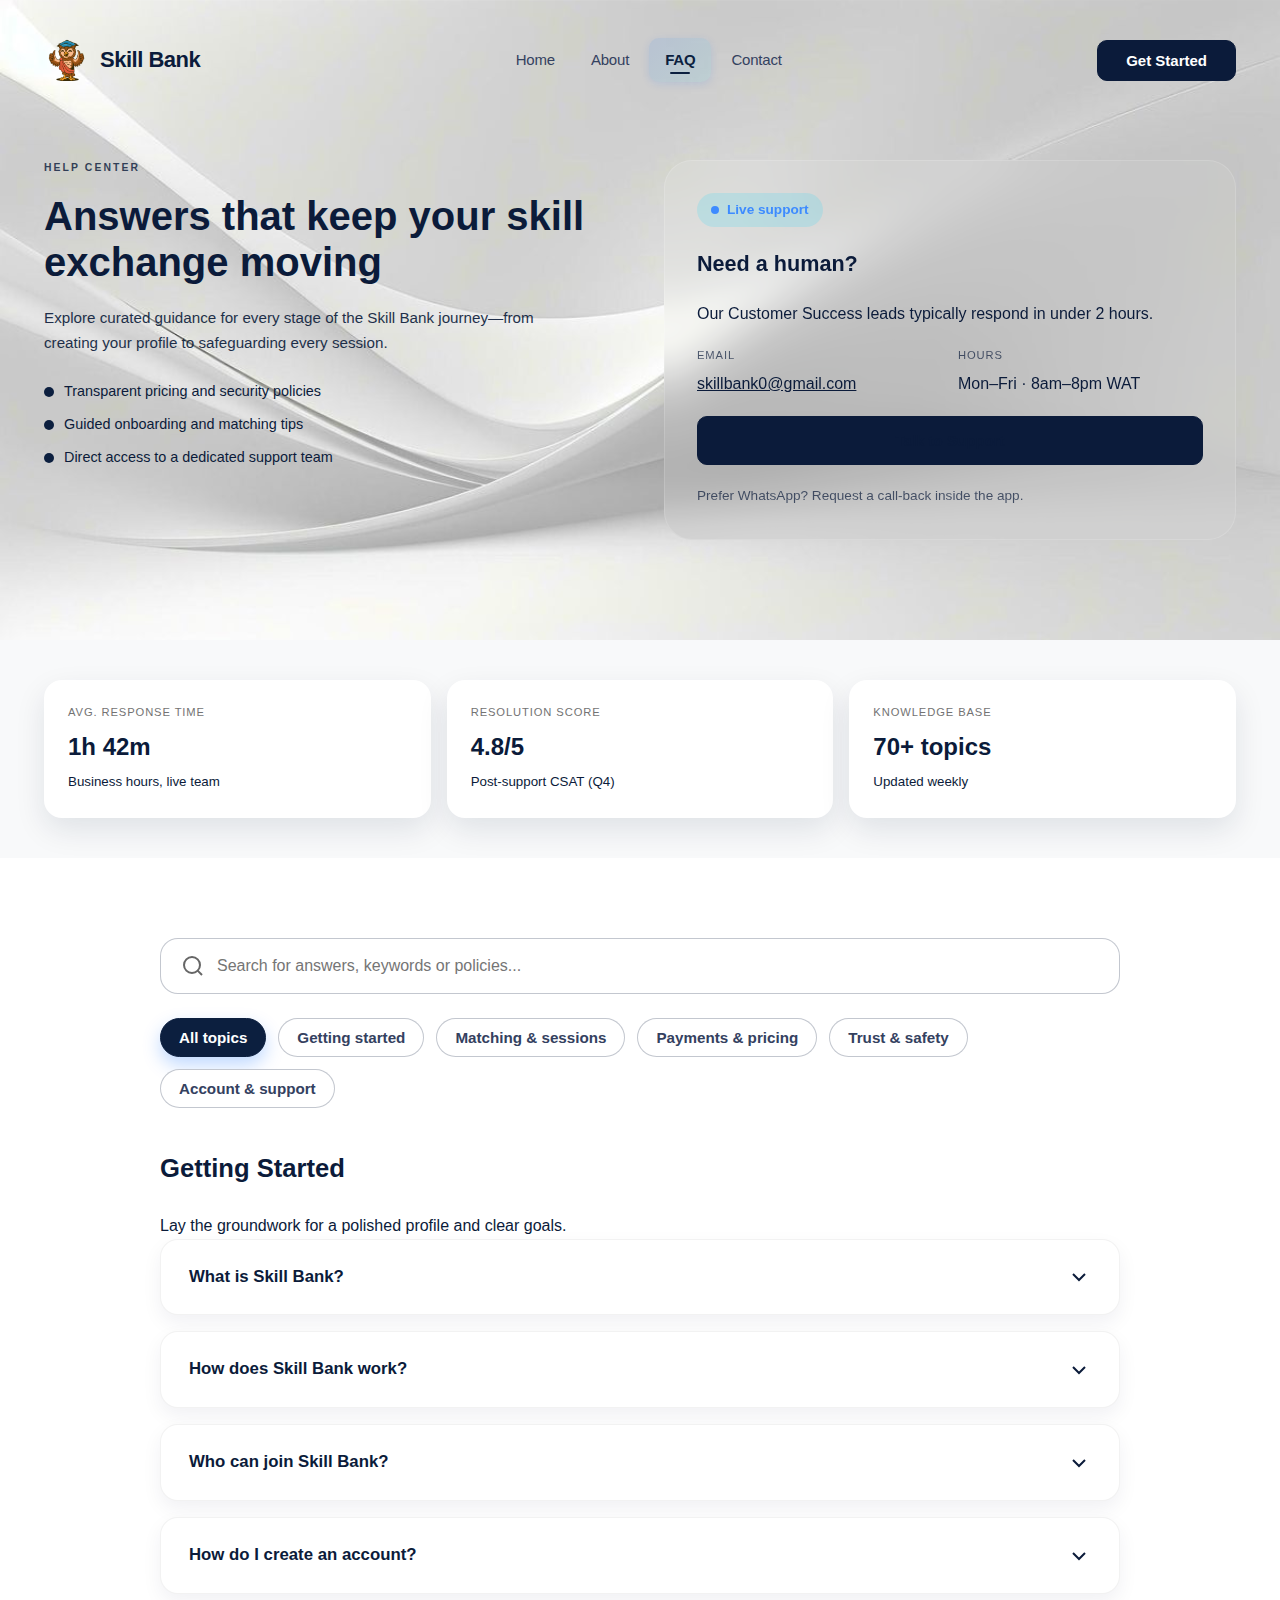
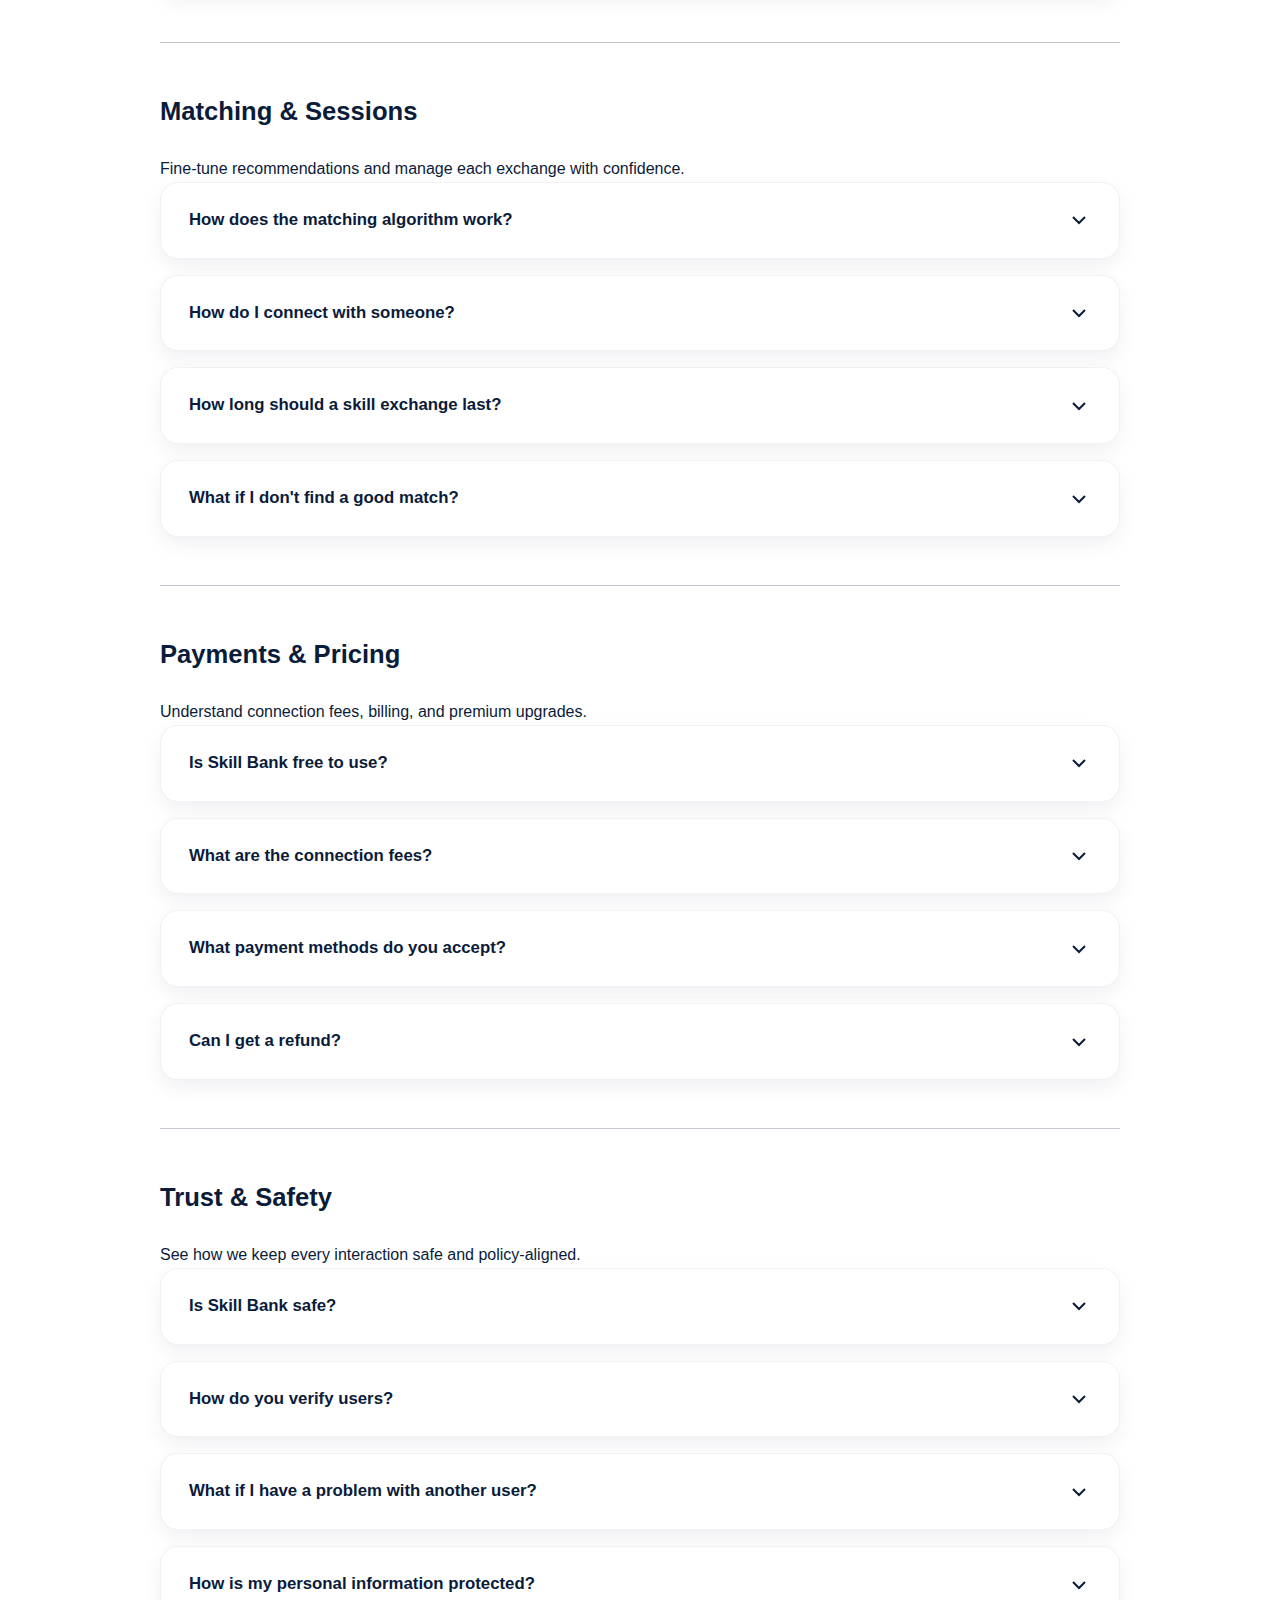
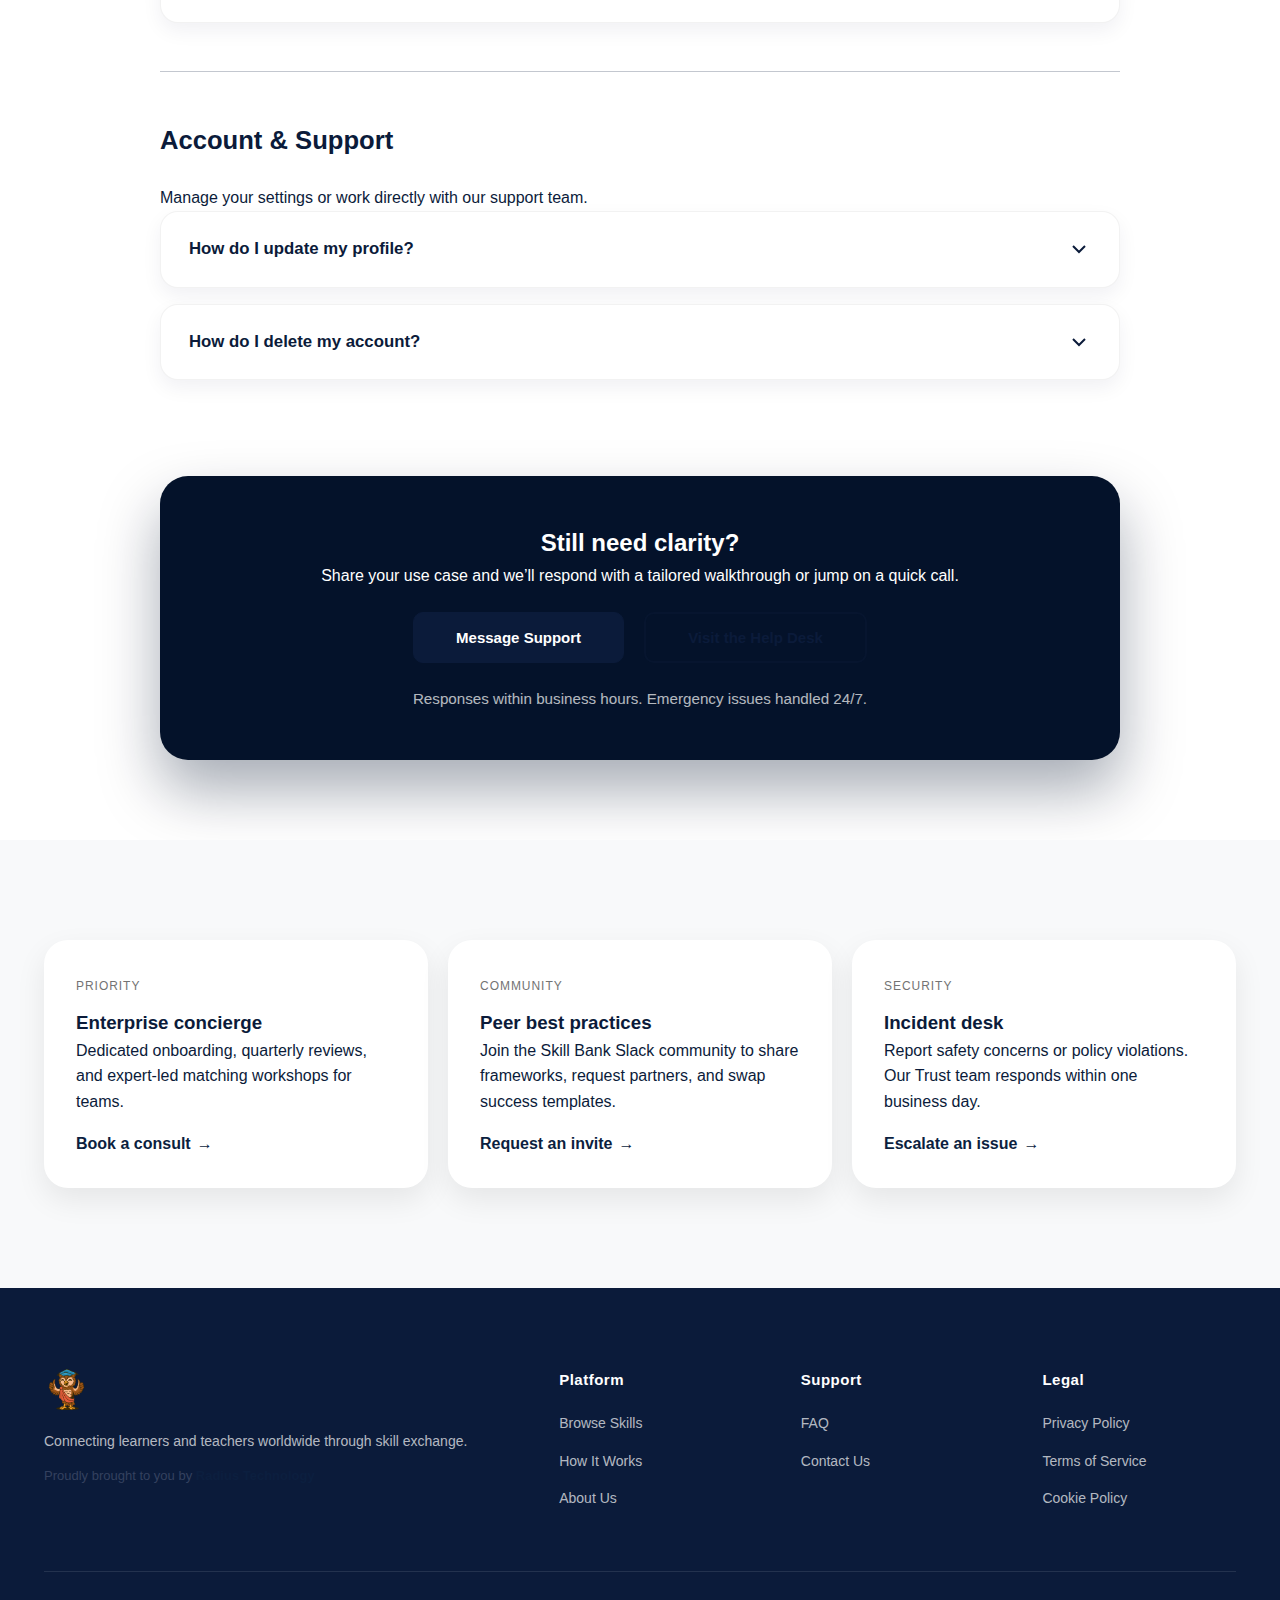
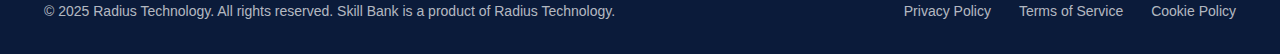
<file: faq - Copy.html>
<!DOCTYPE html>
<html lang="en">
<head>
    <meta charset="UTF-8">
    <meta name="viewport" content="width=device-width, initial-scale=1.0">
    <meta name="description" content="Frequently Asked Questions about Skill Bank - Get answers to common questions about skill exchange, registration, payments, and more.">
    <meta name="robots" content="index, follow">
    <title>FAQ - Frequently Asked Questions | Skill Bank</title>
    <link rel="preconnect" href="https://fonts.googleapis.com">
    <link rel="preconnect" href="https://fonts.gstatic.com" crossorigin>
    <link href="https://fonts.googleapis.com/css2?family=Poppins:wght@300;400;500;600;700&display=swap" rel="stylesheet">
    <link rel="icon" type="image/png" href="img/skilll-logo.png">
    <link rel="stylesheet" href="styles.css">
    <link rel="stylesheet" href="faq-styles.css">
</head>
<body class="faq-page">
    <!-- Navigation -->
    <nav class="navbar" id="navbar">
        <div class="container nav-container">
            <div class="logo">
                <a href="index.html" style="display: flex; align-items: center; text-decoration: none; gap: 12px;">
                    <img src="img/skilll-logo.png" alt="Skill Bank Logo" class="logo-image">
                    <span class="logo-text">Skill Bank</span>
                </a>
            </div>
            <ul class="nav-menu" id="nav-menu">
                <li><a href="index.html" class="nav-link">
                    <svg class="nav-icon" viewBox="0 0 24 24" fill="none" stroke="currentColor">
                        <path d="M3 9l9-7 9 7v11a2 2 0 0 1-2 2H5a2 2 0 0 1-2-2z"></path>
                        <polyline points="9 22 9 12 15 12 15 22"></polyline>
                    </svg>
                    <span>Home</span>
                </a></li>
                <li><a href="about.html" class="nav-link">
                    <svg class="nav-icon" viewBox="0 0 24 24" fill="none" stroke="currentColor">
                        <circle cx="12" cy="12" r="10"></circle>
                        <line x1="12" y1="16" x2="12" y2="12"></line>
                        <line x1="12" y1="8" x2="12.01" y2="8"></line>
                    </svg>
                    <span>About</span>
                </a></li>
                <li><a href="faq.html" class="nav-link active">
                    <svg class="nav-icon" viewBox="0 0 24 24" fill="none" stroke="currentColor">
                        <circle cx="12" cy="12" r="10"></circle>
                        <path d="M9.09 9a3 3 0 0 1 5.83 1c0 2-3 3-3 3"></path>
                        <line x1="12" y1="17" x2="12.01" y2="17"></line>
                    </svg>
                    <span>FAQ</span>
                </a></li>
                <li><a href="contact.html" class="nav-link">
                    <svg class="nav-icon" viewBox="0 0 24 24" fill="none" stroke="currentColor">
                        <path d="M4 4h16c1.1 0 2 .9 2 2v12c0 1.1-.9 2-2 2H4c-1.1 0-2-.9-2-2V6c0-1.1.9-2 2-2z"></path>
                        <polyline points="22,6 12,13 2,6"></polyline>
                    </svg>
                    <span>Contact</span>
                </a></li>
            </ul>
            <div class="nav-actions">
                <a href="index.html#register" class="btn btn-primary">Get Started</a>
            </div>
            <button class="hamburger" id="hamburger" aria-label="Toggle menu">
                <span class="hamburger-box">
                    <span class="hamburger-inner"></span>
                </span>
            </button>
        </div>
    </nav>

    <!-- Hero Section -->
    <section class="faq-hero">
        <div class="container faq-hero-grid">
            <div class="faq-hero-content">
                <p class="faq-eyebrow">Help Center</p>
                <h1>Answers that keep your skill exchange moving</h1>
                <p class="faq-lead">
                    Explore curated guidance for every stage of the Skill Bank journey—from creating your profile to safeguarding every session.
                </p>
                <ul class="faq-highlights">
                    <li>Transparent pricing and security policies</li>
                    <li>Guided onboarding and matching tips</li>
                    <li>Direct access to a dedicated support team</li>
                </ul>
            </div>
            <div class="faq-contact-card">
                <div class="faq-contact-status">
                    <span class="status-dot"></span>
                    Live support
                </div>
                <h3>Need a human?</h3>
                <p>Our Customer Success leads typically respond in under 2 hours.</p>
                <div class="faq-contact-details">
                    <div>
                        <span class="label">Email</span>
                        <a href="mailto:skillbank0@gmail.com">skillbank0@gmail.com</a>
                    </div>
                    <div>
                        <span class="label">Hours</span>
                        <p>Mon–Fri · 8am–8pm WAT</p>
                    </div>
                </div>
                <a href="tel:08128204201" class="btn btn-primary btn-large" aria-label="Call Skill Bank support at 08128204201">Talk to Support</a>
                <p class="contact-footnote">Prefer WhatsApp? Request a call-back inside the app.</p>
            </div>
        </div>
    </section>

    <section class="faq-meta">
        <div class="container faq-meta-grid">
            <div class="faq-meta-card">
                <p class="label">Avg. response time</p>
                <span class="value">1h 42m</span>
                <small>Business hours, live team</small>
            </div>
            <div class="faq-meta-card">
                <p class="label">Resolution score</p>
                <span class="value">4.8/5</span>
                <small>Post-support CSAT (Q4)</small>
            </div>
            <div class="faq-meta-card">
                <p class="label">Knowledge base</p>
                <span class="value">70+ topics</span>
                <small>Updated weekly</small>
            </div>
        </div>
    </section>

    <!-- FAQ Content -->
    <section class="faq-content">
        <div class="container faq-container">
            <div class="faq-toolbar">
                <div class="faq-search">
                    <input type="text" id="faq-search-input" placeholder="Search for answers, keywords or policies...">
                </div>
                <div class="faq-filters" id="faq-filter-group">
                    <button class="faq-filter active" data-filter="All">All topics</button>
                    <button class="faq-filter" data-filter="Getting Started">Getting started</button>
                    <button class="faq-filter" data-filter="Matching & Sessions">Matching & sessions</button>
                    <button class="faq-filter" data-filter="Payments & Pricing">Payments & pricing</button>
                    <button class="faq-filter" data-filter="Trust & Safety">Trust & safety</button>
                    <button class="faq-filter" data-filter="Account & Support">Account & support</button>
                </div>
            </div>

            <div class="faq-sections" id="faq-sections">
                <!-- FAQ sections rendered via JS -->
            </div>

            <div class="faq-empty-state" id="faq-empty-state" hidden>
                <h3>No results found</h3>
                <p>Try a different keyword or browse another topic. Our team is one click away if you need tailored help.</p>
                <a href="contact.html" class="btn btn-secondary">Contact support</a>
            </div>

            <!-- CTA -->
            <div class="faq-cta">
                <h2>Still need clarity?</h2>
                <p>Share your use case and we’ll respond with a tailored walkthrough or jump on a quick call.</p>
                <div class="faq-cta-actions">
                    <a href="contact.html" class="btn btn-primary btn-large">Message Support</a>
                    <a href="index.html#register" class="btn btn-secondary btn-large">Visit the Help Desk</a>
                </div>
                <p class="faq-cta-subtext">Responses within business hours. Emergency issues handled 24/7.</p>
            </div>
        </div>
    </section>

    <section class="faq-support">
        <div class="container faq-support-grid">
            <div class="faq-support-card">
                <p class="label">Priority</p>
                <h3>Enterprise concierge</h3>
                <p>Dedicated onboarding, quarterly reviews, and expert-led matching workshops for teams.</p>
                <a href="contact.html" class="support-link">Book a consult</a>
            </div>
            <div class="faq-support-card">
                <p class="label">Community</p>
                <h3>Peer best practices</h3>
                <p>Join the Skill Bank Slack community to share frameworks, request partners, and swap success templates.</p>
                <a href="contact.html" class="support-link">Request an invite</a>
            </div>
            <div class="faq-support-card">
                <p class="label">Security</p>
                <h3>Incident desk</h3>
                <p>Report safety concerns or policy violations. Our Trust team responds within one business day.</p>
                <a href="contact.html" class="support-link">Escalate an issue</a>
            </div>
        </div>
    </section>

    <!-- Footer -->
    <footer class="footer">
        <div class="container footer-container">
            <div class="footer-main">
                <div class="footer-brand">
                    <div class="logo">
                        <img src="img/skilll-logo.png" alt="Skill Bank Logo" class="logo-image">
                        <span class="logo-text">Skill Bank</span>
                    </div>
                    <p class="footer-description">Connecting learners and teachers worldwide through skill exchange.</p>
                    <p class="footer-brand-info">Proudly brought to you by <strong>Radius Technology</strong></p>
                </div>
                <div class="footer-links">
                    <div class="footer-column">
                        <h4 class="footer-heading">Platform</h4>
                        <ul class="footer-list">
                            <li><a href="index.html#marketplace">Browse Skills</a></li>
                            <li><a href="index.html#how-it-works">How It Works</a></li>
                            <li><a href="about.html">About Us</a></li>
                        </ul>
                    </div>
                    <div class="footer-column">
                        <h4 class="footer-heading">Support</h4>
                        <ul class="footer-list">
                            <li><a href="faq.html">FAQ</a></li>
                            <li><a href="contact.html">Contact Us</a></li>
                        </ul>
                    </div>
                    <div class="footer-column">
                        <h4 class="footer-heading">Legal</h4>
                        <ul class="footer-list">
                            <li><a href="privacy-policy.html">Privacy Policy</a></li>
                            <li><a href="terms-of-service.html">Terms of Service</a></li>
                            <li><a href="cookie-policy.html">Cookie Policy</a></li>
                        </ul>
                    </div>
                </div>
            </div>
            <div class="footer-bottom">
                <p>&copy; 2025 Radius Technology. All rights reserved. Skill Bank is a product of Radius Technology.</p>
                <div class="footer-legal">
                    <a href="privacy-policy.html">Privacy Policy</a>
                    <a href="terms-of-service.html">Terms of Service</a>
                    <a href="cookie-policy.html">Cookie Policy</a>
                </div>
            </div>
        </div>
    </footer>

    <script src="script.js"></script>
    <script src="faq.js"></script>
</body>
</html>
</file>
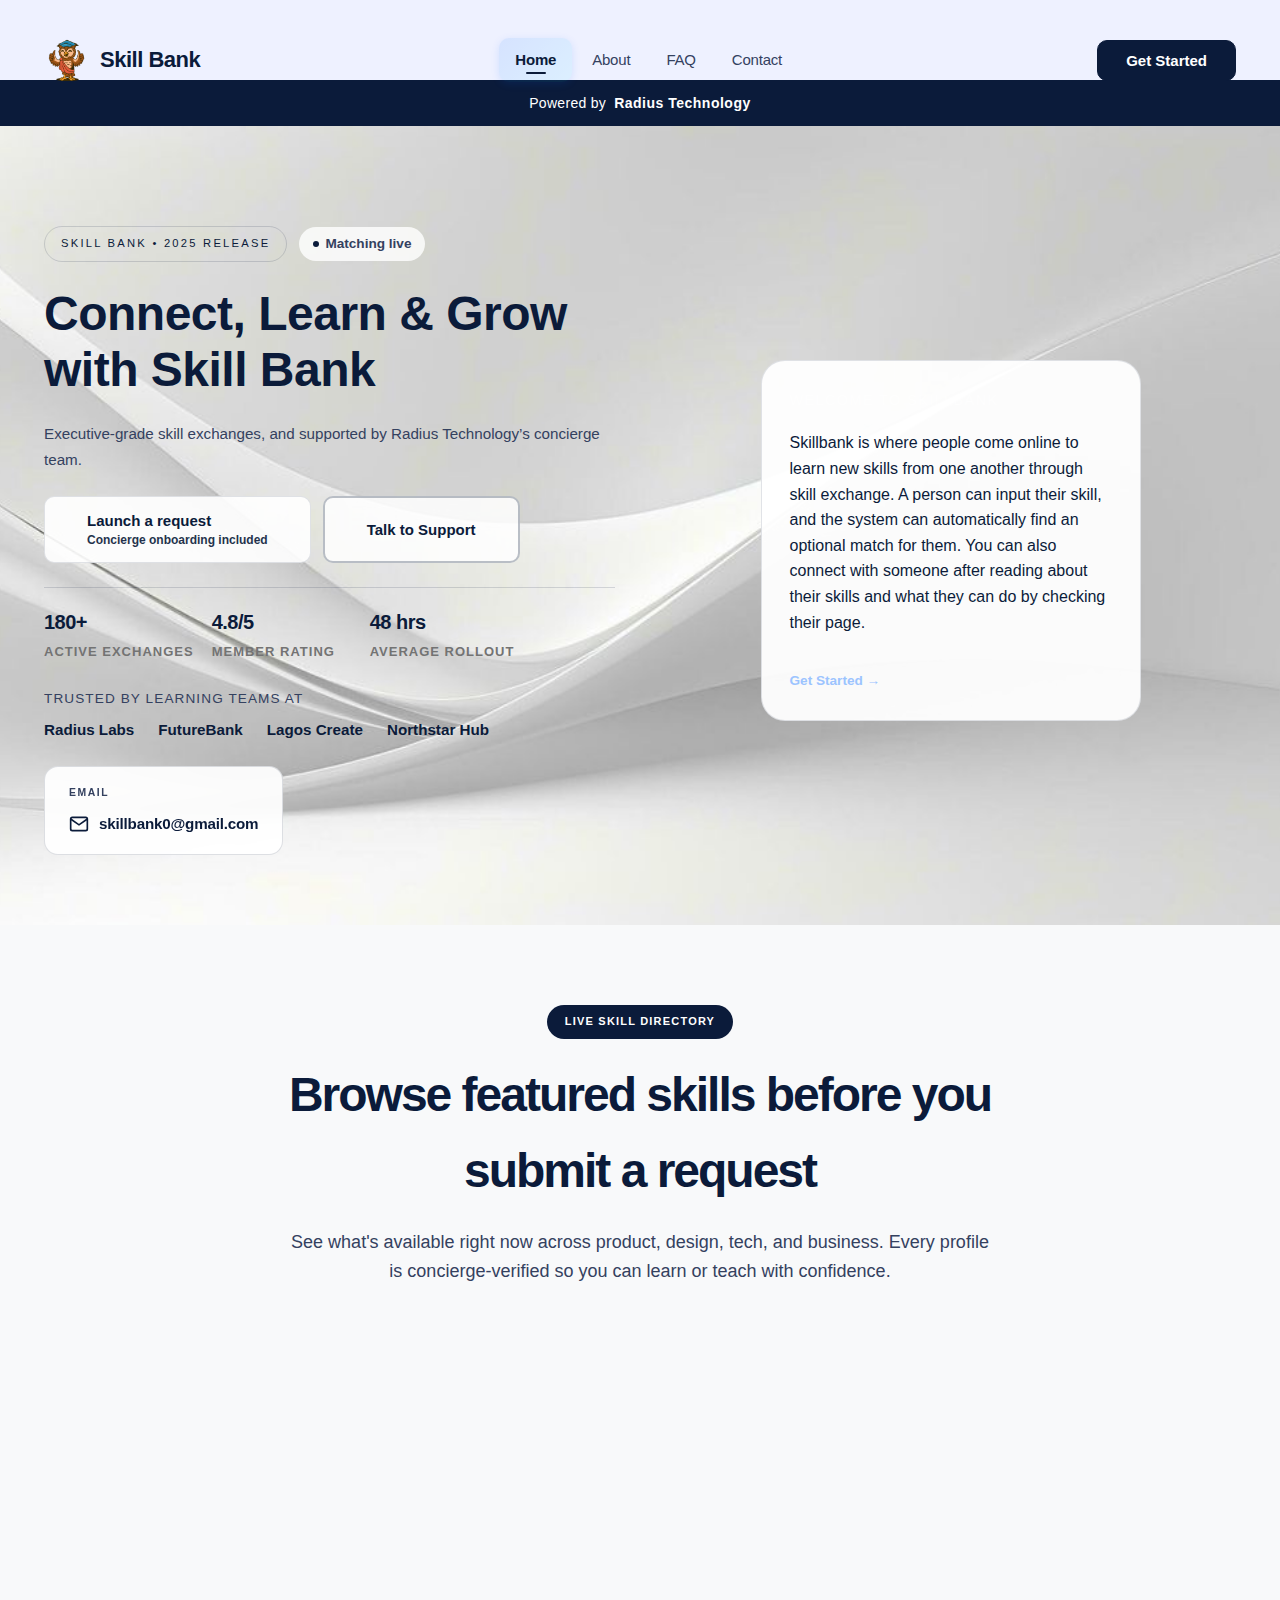
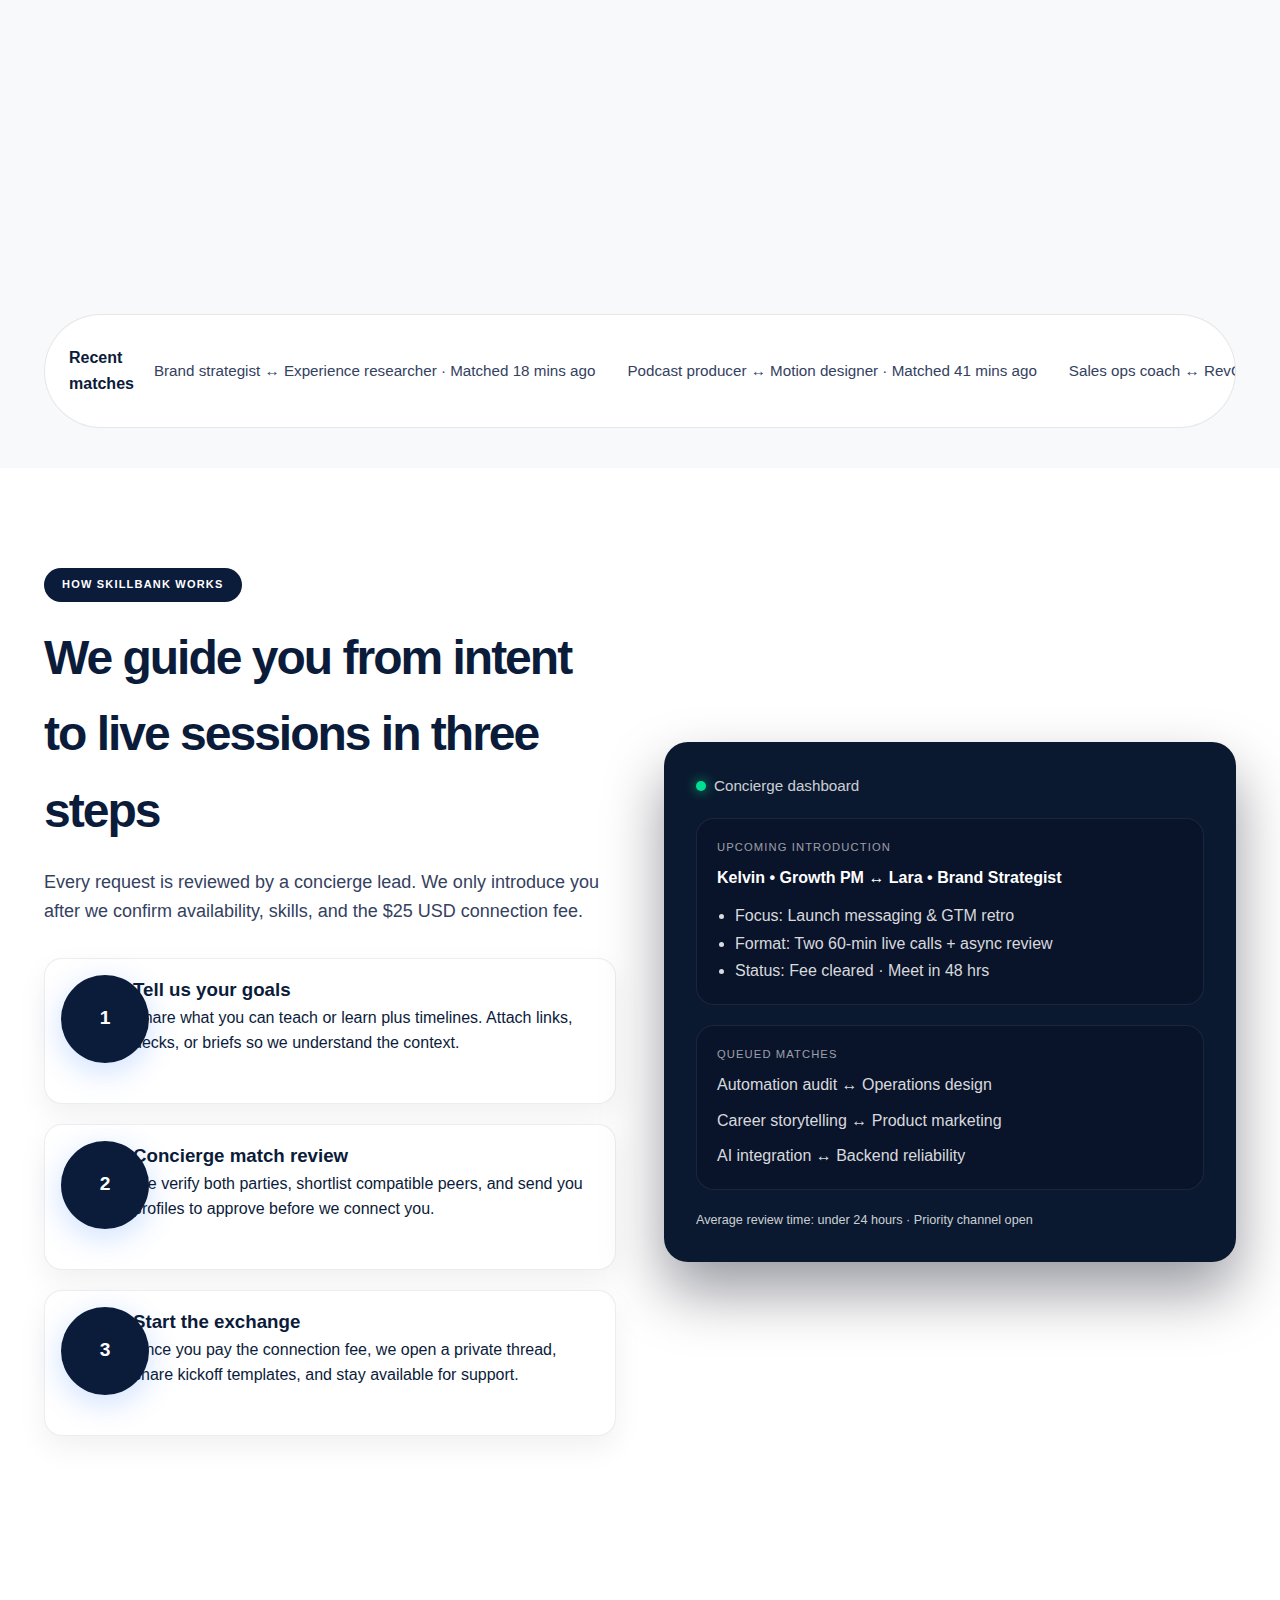
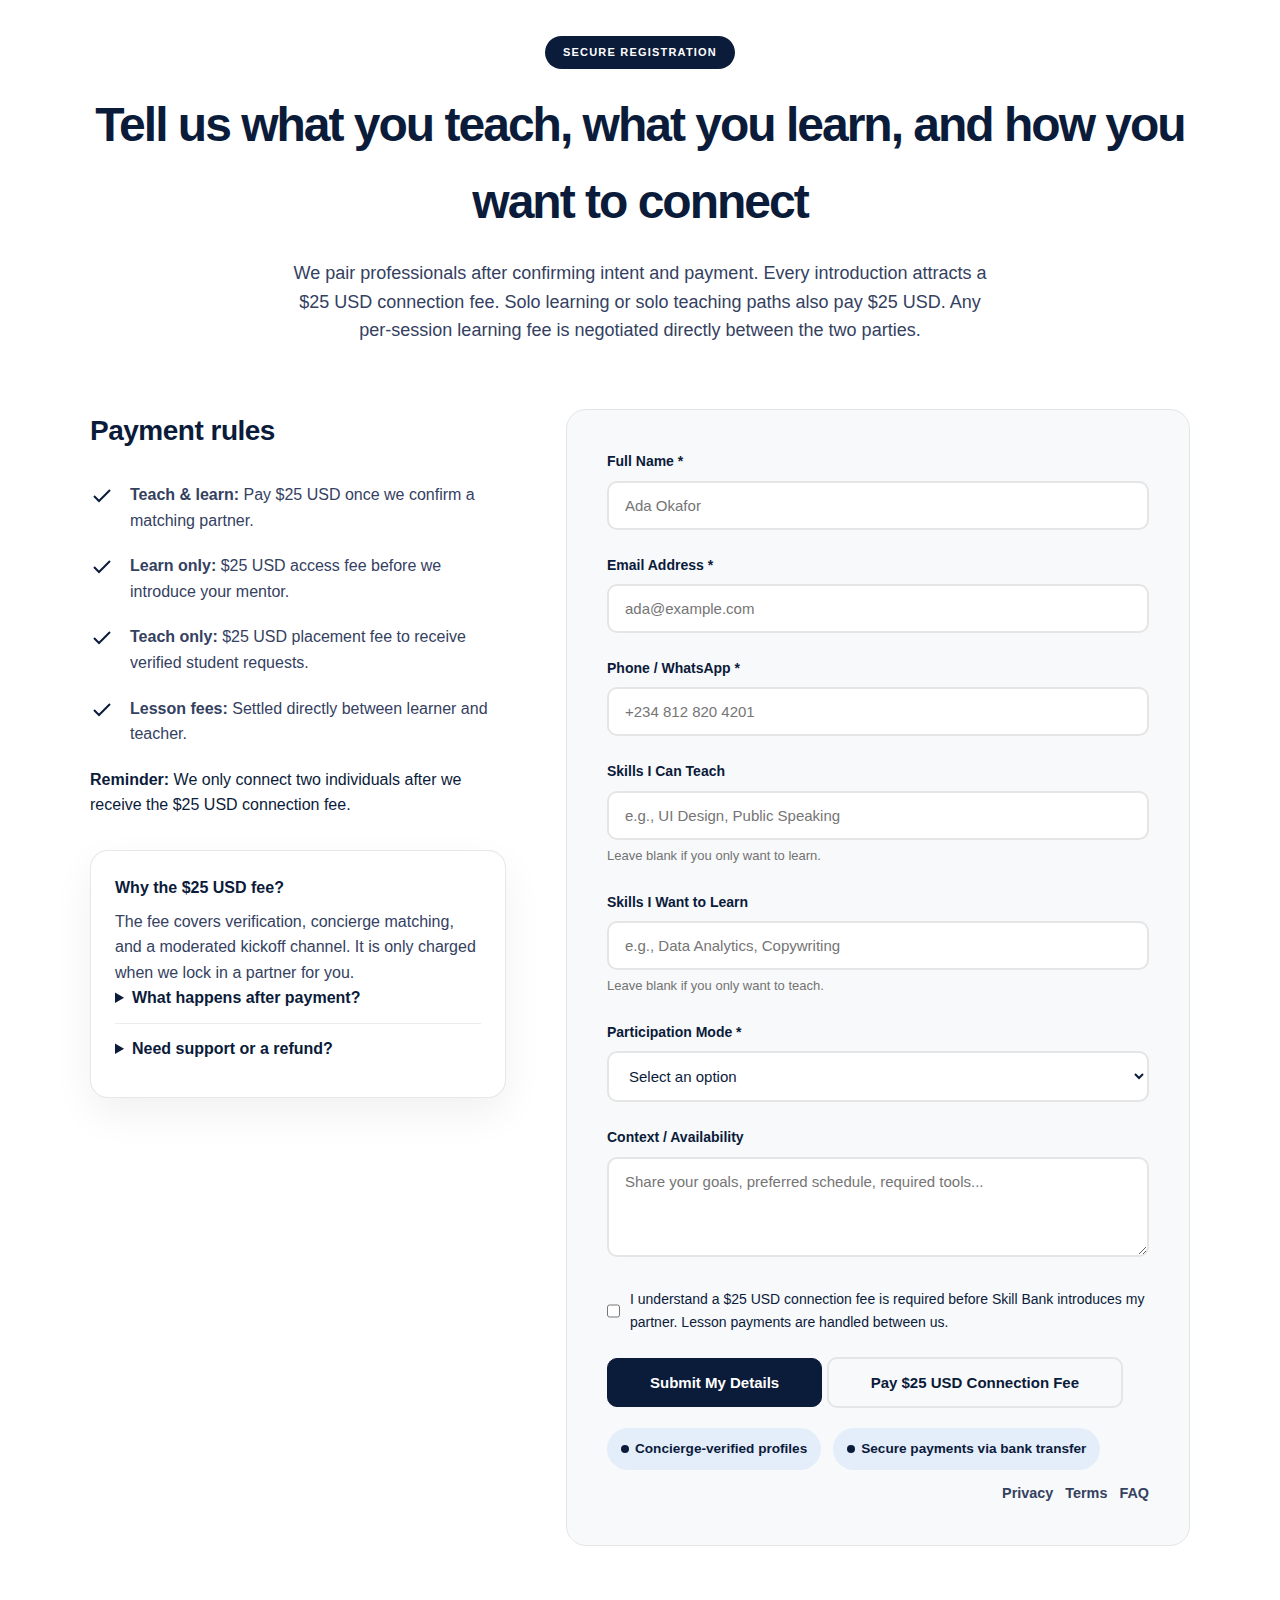
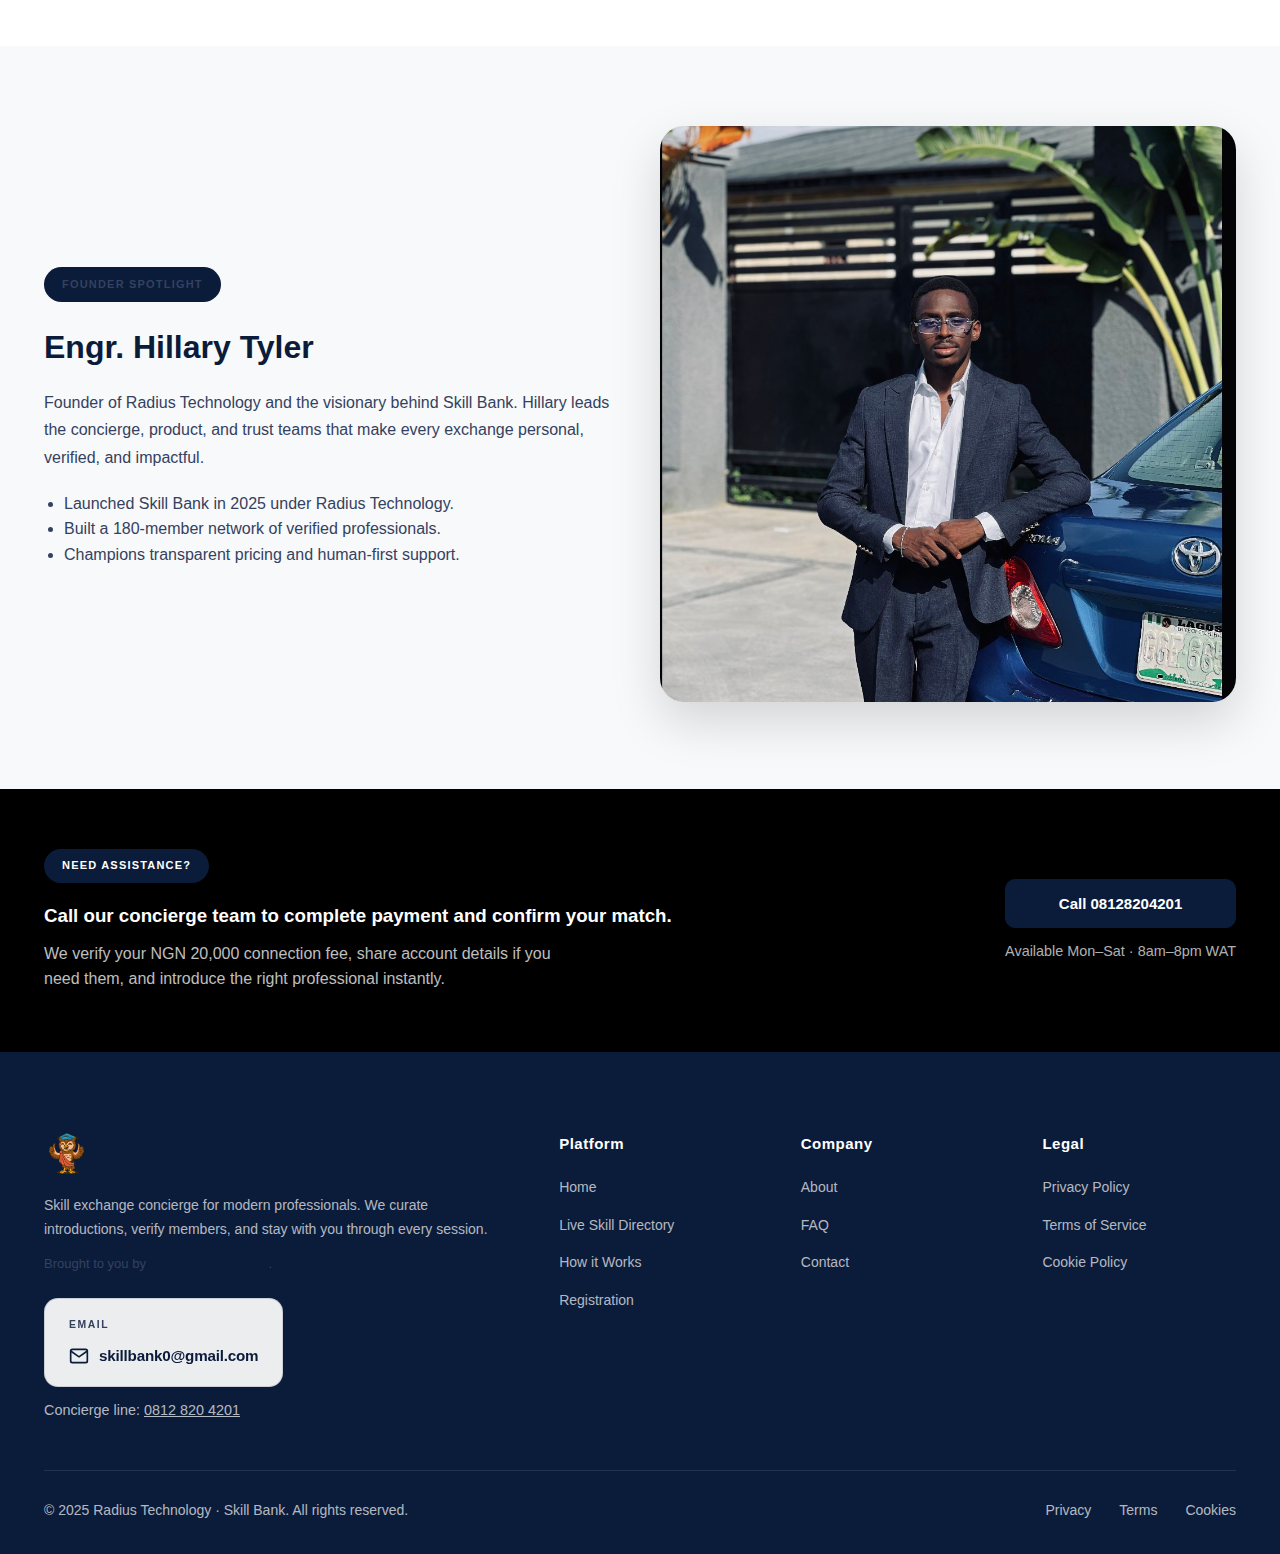
<file: index - Copy.html>
<!DOCTYPE html>
<html lang="en">
<head>
    <meta charset="UTF-8">
    <meta name="viewport" content="width=device-width, initial-scale=1.0">
    <meta name="description" content="Skill Bank pairs professionals to teach and learn verified skills with concierge support.">
    <meta name="robots" content="index, follow">
    <title>Skill Bank - Professional Skill Exchange Platform</title>
    <link rel="preconnect" href="https://fonts.googleapis.com">
    <link rel="preconnect" href="https://fonts.gstatic.com" crossorigin>
    <link href="https://fonts.googleapis.com/css2?family=Poppins:wght@300;400;500;600;700&display=swap" rel="stylesheet">
    <link rel="icon" type="image/png" href="img/skilll-logo.png">
    <link rel="stylesheet" href="styles.css">
</head>
<body>
    <nav class="navbar" id="navbar">
        <div class="container nav-container">
            <div class="logo">
                <img src="img/skilll-logo.png" alt="Skill Bank Logo" class="logo-image">
                <span class="logo-text">Skill Bank</span>
            </div>
            <ul class="nav-menu" id="nav-menu">
                <li><a href="#home" class="nav-link active">
                    <svg class="nav-icon" viewBox="0 0 24 24" fill="none" stroke="currentColor">
                        <path d="M3 9l9-7 9 7v11a2 2 0 0 1-2 2H5a2 2 0 0 1-2-2z"></path>
                        <polyline points="9 22 9 12 15 12 15 22"></polyline>
                    </svg>
                    <span>Home</span>
                </a></li>
                <li><a href="about.html" class="nav-link">
                    <svg class="nav-icon" viewBox="0 0 24 24" fill="none" stroke="currentColor">
                        <circle cx="12" cy="12" r="10"></circle>
                        <line x1="12" y1="16" x2="12" y2="12"></line>
                        <line x1="12" y1="8" x2="12.01" y2="8"></line>
                    </svg>
                    <span>About</span>
                </a></li>
                <li><a href="faq.html" class="nav-link">
                    <svg class="nav-icon" viewBox="0 0 24 24" fill="none" stroke="currentColor">
                        <circle cx="12" cy="12" r="10"></circle>
                        <path d="M9.09 9a3 3 0 0 1 5.83 1c0 2-3 3-3 3"></path>
                        <line x1="12" y1="17" x2="12.01" y2="17"></line>
                    </svg>
                    <span>FAQ</span>
                </a></li>
                <li><a href="contact.html" class="nav-link">
                    <svg class="nav-icon" viewBox="0 0 24 24" fill="none" stroke="currentColor">
                        <path d="M4 4h16c1.1 0 2 .9 2 2v12c0 1.1-.9 2-2 2H4c-1.1 0-2-.9-2-2V6c0-1.1.9-2 2-2z"></path>
                        <polyline points="22,6 12,13 2,6"></polyline>
                    </svg>
                    <span>Contact</span>
                </a></li>
            </ul>
            <div class="nav-actions">
                <a href="#register" class="btn btn-primary">Get Started</a>
            </div>
            <button class="hamburger" id="hamburger" aria-label="Toggle menu">
                <span class="hamburger-box">
                    <span class="hamburger-inner"></span>
                </span>
            </button>
        </div>
    </nav>

    <div class="brand-banner">
        <div class="container">
            <p class="brand-text">Powered by <strong>Radius Technology</strong></p>
        </div>
    </div>

    <section class="hero" id="home">
        <div class="container hero-container">
            <div class="hero-content">
                <div class="hero-topline">
                    <span class="hero-chip">Skill Bank • 2025 Release</span>
                    <div class="hero-status">
                        <span class="status-dot"></span>
                        Matching live
                    </div>
                </div>
                <h1 class="hero-title">Connect, Learn & Grow with Skill Bank</h1>
                <p class="hero-subtitle">
                    Executive-grade skill exchanges, and supported by Radius Technology’s concierge team.
                </p>
                <div class="hero-actions">
                    <a href="#register" class="btn btn-primary btn-large hero-primary-cta">
                        Launch a request
                        <small>Concierge onboarding included</small>
                    </a>
                    <a href="contact.html" class="btn btn-outline btn-large hero-secondary-cta">Talk to Support</a>
                </div>
                <div class="hero-metrics">
                    <div class="hero-metric">
                        <span class="metric-value">180+</span>
                        <span class="metric-label">Active exchanges</span>
                    </div>
                    <div class="hero-metric">
                        <span class="metric-value">4.8/5</span>
                        <span class="metric-label">Member rating</span>
                    </div>
                    <div class="hero-metric">
                        <span class="metric-value">48 hrs</span>
                        <span class="metric-label">Average rollout</span>
                    </div>
                </div>
                <div class="hero-trust">
                    <p>Trusted by learning teams at</p>
                    <div class="hero-trust-logos">
                        <span>Radius Labs</span>
                        <span>FutureBank</span>
                        <span>Lagos Create</span>
                        <span>Northstar Hub</span>
                    </div>
                </div>
                <div class="hero-contact">
                    <span class="hero-contact-label">EMAIL</span>
                    <a href="mailto:skillbank0@gmail.com" class="hero-email-link">
                        <svg class="email-icon" viewBox="0 0 24 24" fill="none" stroke="currentColor" stroke-width="2">
                            <path d="M4 4h16c1.1 0 2 .9 2 2v12c0 1.1-.9 2-2 2H4c-1.1 0-2-.9-2-2V6c0-1.1.9-2 2-2z"></path>
                            <polyline points="22,6 12,13 2,6"></polyline>
                        </svg>
                        <span>skillbank0@gmail.com</span>
                    </a>
                </div>
            </div>
            <div class="hero-visual">
                <div class="hero-card">
                    <div class="card-head">
                        <p>Welcome to Skillbank</p>
                    </div>
                    <div class="card-body">
                        <p style="text-align: left; line-height: 1.6;">
                            Skillbank is where people come online to learn new skills from one another through skill exchange. A person can input their skill, and the system can automatically find an optional match for them. You can also connect with someone after reading about their skills and what they can do by checking their page.
                        </p>
                    </div>
                    <div class="card-foot">
                        <a href="#register">Get Started →</a>
                    </div>
                </div>
            </div>
        </div>
    </section>

    <section class="discovery-section" id="marketplace">
        <div class="container">
            <div class="section-header">
                <div class="section-tag">Live Skill Directory</div>
                <h2 class="section-title">Browse featured skills before you submit a request</h2>
                <p class="section-subtitle">See what's available right now across product, design, tech, and business. Every profile is concierge-verified so you can learn or teach with confidence.</p>
            </div>

            <div class="skills-grid">
                <article class="skill-card">
                    <div class="skill-pill">Photography</div>
                    <h3>Lifestyle & Studio Shoots</h3>
                    <p>Learn lighting setups, camera settings, and editing workflows from pros.</p>
                    <ul>
                        <li>6 mentors online</li>
                        <li>Preset packs included</li>
                    </ul>
                </article>
                <article class="skill-card">
                    <div class="skill-pill">Python</div>
                    <h3>Automation & Data Labs</h3>
                    <p>Pair program on scripts for analysis, ETL jobs, or API integrations.</p>
                    <ul>
                        <li>8 guides available</li>
                        <li>Code reviews in 24h</li>
                    </ul>
                </article>
                <article class="skill-card">
                    <div class="skill-pill">Wigging</div>
                    <h3>Install & Styling Clinics</h3>
                    <p>Hands-on help with custom fittings, closures, and maintenance routines.</p>
                    <ul>
                        <li>5 stylists active</li>
                        <li>Live demos + kits</li>
                    </ul>
                </article>
                <article class="skill-card">
                    <div class="skill-pill">Graphic Design</div>
                    <h3>Brand System Bootcamps</h3>
                    <p>Work through typography, color, and layout critiques with senior designers.</p>
                    <ul>
                        <li>7 critiques per week</li>
                        <li>Figma + Adobe files</li>
                    </ul>
                </article>
                <article class="skill-card">
                    <div class="skill-pill">Web Development</div>
                    <h3>Ship Your MVP</h3>
                    <p>Frontend and backend mentors to review architecture, hosting, and QA.</p>
                    <ul>
                        <li>9 builders on standby</li>
                        <li>Stack: React, Django, Laravel</li>
                    </ul>
                </article>
                <article class="skill-card">
                    <div class="skill-pill">Public Speaking</div>
                    <h3>Stage & Pitch Coaching</h3>
                    <p>Practice delivery, storytelling, and body language with communication coaches.</p>
                    <ul>
                        <li>4 cohorts monthly</li>
                        <li>Slides + script reviews</li>
                    </ul>
                </article>
            </div>

            <div class="match-ticker" aria-live="polite">
                <div class="ticker-label">Recent matches</div>
                <div class="ticker-track">
                    <span class="ticker-item">Brand strategist ↔ Experience researcher · Matched 18 mins ago</span>
                    <span class="ticker-item">Podcast producer ↔ Motion designer · Matched 41 mins ago</span>
                    <span class="ticker-item">Sales ops coach ↔ RevOps analyst · Matched 1 hr ago</span>
                    <span class="ticker-item">Career storyteller ↔ Product marketer · Matched 2 hrs ago</span>
                </div>
                <a href="#register" class="btn btn-outline btn-small">List my skill →</a>
            </div>
        </div>
    </section>

    <section class="how-it-works" id="how-it-works">
        <div class="container how-grid">
            <div>
                <div class="section-tag">How Skillbank Works</div>
                <h2 class="section-title">We guide you from intent to live sessions in three steps</h2>
                <p class="section-subtitle">Every request is reviewed by a concierge lead. We only introduce you after we confirm availability, skills, and the $25 USD connection fee.</p>

                <ol class="how-steps">
                    <li>
                        <div class="step-icon">1</div>
                        <div>
                            <h3>Tell us your goals</h3>
                            <p>Share what you can teach or learn plus timelines. Attach links, decks, or briefs so we understand the context.</p>
                        </div>
                    </li>
                    <li>
                        <div class="step-icon">2</div>
                        <div>
                            <h3>Concierge match review</h3>
                            <p>We verify both parties, shortlist compatible peers, and send you profiles to approve before we connect you.</p>
                        </div>
                    </li>
                    <li>
                        <div class="step-icon">3</div>
                        <div>
                            <h3>Start the exchange</h3>
                            <p>Once you pay the connection fee, we open a private thread, share kickoff templates, and stay available for support.</p>
                        </div>
                    </li>
                </ol>
            </div>

            <div class="flow-visual" aria-label="Sample match preview">
                <header>
                    <span class="status-dot"></span> Concierge dashboard
                </header>
                <div class="visual-card">
                    <p class="visual-label">Upcoming introduction</p>
                    <h4>Kelvin • Growth PM ↔ Lara • Brand Strategist</h4>
                    <ul>
                        <li>Focus: Launch messaging & GTM retro</li>
                        <li>Format: Two 60-min live calls + async review</li>
                        <li>Status: Fee cleared · Meet in 48 hrs</li>
                    </ul>
                </div>
                <div class="visual-card">
                    <p class="visual-label">Queued matches</p>
                    <div class="queued-list">
                        <span>Automation audit ↔ Operations design</span>
                        <span>Career storytelling ↔ Product marketing</span>
                        <span>AI integration ↔ Backend reliability</span>
                    </div>
                </div>
                <footer>
                    <small>Average review time: under 24 hours · Priority channel open</small>
                </footer>
            </div>
        </div>
    </section>

    <section class="registration-section" id="register">
        <div class="container">
            <div class="section-header">
                <div class="section-tag">Secure Registration</div>
                <h2 class="section-title">Tell us what you teach, what you learn, and how you want to connect</h2>
                <p class="section-subtitle">
                    We pair professionals after confirming intent and payment. Every introduction attracts a $25 USD connection fee.
                    Solo learning or solo teaching paths also pay $25 USD. Any per-session learning fee is negotiated directly between the two parties.
                </p>
            </div>

            <div class="registration-container">
                <div class="registration-info">
                    <h3>Payment rules</h3>
                    <ul class="benefits-list">
                        <li>
                            <svg viewBox="0 0 24 24" fill="none" stroke="currentColor" stroke-width="2"><polyline points="20 6 9 17 4 12"></polyline></svg>
                            <span><strong>Teach &amp; learn:</strong> Pay $25 USD once we confirm a matching partner.</span>
                        </li>
                        <li>
                            <svg viewBox="0 0 24 24" fill="none" stroke="currentColor" stroke-width="2"><polyline points="20 6 9 17 4 12"></polyline></svg>
                            <span><strong>Learn only:</strong> $25 USD access fee before we introduce your mentor.</span>
                        </li>
                        <li>
                            <svg viewBox="0 0 24 24" fill="none" stroke="currentColor" stroke-width="2"><polyline points="20 6 9 17 4 12"></polyline></svg>
                            <span><strong>Teach only:</strong> $25 USD placement fee to receive verified student requests.</span>
                        </li>
                        <li>
                            <svg viewBox="0 0 24 24" fill="none" stroke="currentColor" stroke-width="2"><polyline points="20 6 9 17 4 12"></polyline></svg>
                            <span><strong>Lesson fees:</strong> Settled directly between learner and teacher.</span>
                        </li>
                    </ul>
                    <div class="payment-notice">
                        <strong>Reminder:</strong> We only connect two individuals after we receive the $25 USD connection fee.
                    </div>
                    <div class="registration-faq">
                        <h4>Why the $25 USD fee?</h4>
                        <p>The fee covers verification, concierge matching, and a moderated kickoff channel. It is only charged when we lock in a partner for you.</p>
                        <details>
                            <summary>What happens after payment?</summary>
                            <p>We introduce both parties in a private thread, share kickoff prompts, and stay on standby for reschedules or feedback.</p>
                        </details>
                        <details>
                            <summary>Need support or a refund?</summary>
                            <p>Contact our concierge team within 24 hours if plans change. See the <a href="faq.html">FAQ</a> or <a href="terms-of-service.html">Terms of Service</a> for policy details.</p>
                        </details>
                    </div>
                </div>

                <form id="registration-form" class="registration-form" action="https://formspree.io/f/manaqjqj" method="POST">
                    <input type="hidden" name="_subject" value="Skill Bank Registration">

                    <div id="registration-success" class="success-message" style="display: none;">
                        ✅ Thank you! Your registration has been submitted successfully. We'll contact you within 24 hours to confirm your match.
                    </div>
                    <div id="registration-error" class="error-message" style="display: none;">
                        ❌ Oops! Something went wrong. Please try again or call us at 08128204201.
                    </div>

                    <div class="form-group">
                        <label for="reg-name">Full Name *</label>
                        <input type="text" id="reg-name" name="name" required placeholder="Ada Okafor">
                    </div>

                    <div class="form-group">
                        <label for="reg-email">Email Address *</label>
                        <input type="email" id="reg-email" name="_replyto" required placeholder="ada@example.com">
                    </div>

                    <div class="form-group">
                        <label for="reg-phone">Phone / WhatsApp *</label>
                        <input type="tel" id="reg-phone" name="phone" required placeholder="+234 812 820 4201">
                    </div>

                    <div class="form-group">
                        <label for="reg-skills-teach">Skills I Can Teach</label>
                        <input type="text" id="reg-skills-teach" name="skillsToTeach" placeholder="e.g., UI Design, Public Speaking">
                        <small>Leave blank if you only want to learn.</small>
                    </div>

                    <div class="form-group">
                        <label for="reg-skills-learn">Skills I Want to Learn</label>
                        <input type="text" id="reg-skills-learn" name="skillsToLearn" placeholder="e.g., Data Analytics, Copywriting">
                        <small>Leave blank if you only want to teach.</small>
                    </div>

                    <div class="form-group">
                        <label for="reg-mode">Participation Mode *</label>
                        <select id="reg-mode" name="participationMode" required>
                            <option value="">Select an option</option>
                            <option value="teach-and-learn">Teach &amp; Learn ($25 USD connection fee)</option>
                            <option value="learn-only">Learn only ($25 USD access fee)</option>
                            <option value="teach-only">Teach only ($25 USD placement fee)</option>
                        </select>
                    </div>

                    <div class="form-group">
                        <label for="reg-notes">Context / Availability</label>
                        <textarea id="reg-notes" name="notes" rows="3" placeholder="Share your goals, preferred schedule, required tools..."></textarea>
                    </div>

                    <div class="form-group checkbox-group">
                        <label>
                            <input type="checkbox" name="feeAcknowledgement" required>
                            <span>I understand a $25 USD connection fee is required before Skill Bank introduces my partner. Lesson payments are handled between us.</span>
                        </label>
                    </div>

                    <div class="registration-actions">
                        <button type="submit" class="btn btn-primary btn-large">Submit My Details</button>
                        <a href="contact.html" class="btn btn-secondary btn-large">Pay $25 USD Connection Fee</a>
                    </div>
                    <div class="trust-row">
                        <div class="trust-badge">
                            <span class="badge-dot"></span>
                            Concierge-verified profiles
                        </div>
                        <div class="trust-badge">
                            <span class="badge-dot"></span>
                            Secure payments via bank transfer
                        </div>
                        <div class="trust-links">
                            <a href="privacy-policy.html">Privacy</a>
                            <a href="terms-of-service.html">Terms</a>
                            <a href="faq.html">FAQ</a>
                        </div>
                    </div>
                </form>
            </div>
        </div>
    </section>

    <section class="founder-section" id="founder">
        <div class="container founder-card">
            <div class="founder-content">
                <p class="section-tag">Founder Spotlight</p>
                <h2>Engr. Hillary Tyler</h2>
                <p>
                    Founder of Radius Technology and the visionary behind Skill Bank.
                    Hillary leads the concierge, product, and trust teams that make every exchange personal, verified, and impactful.
                </p>
                <ul>
                    <li>Launched Skill Bank in 2025 under Radius Technology.</li>
                    <li>Built a 180-member network of verified professionals.</li>
                    <li>Champions transparent pricing and human-first support.</li>
                </ul>
            </div>
            <div class="founder-image">
                <img src="img/ceo.jpg" alt="Engr. Hillary Tyler, Founder and CEO of Skill Bank">
            </div>
        </div>
    </section>

    <section class="support-callout" aria-label="Call Skill Bank support">
        <div class="container support-card">
            <div>
                <div class="section-tag">Need assistance?</div>
                <h3>Call our concierge team to complete payment and confirm your match.</h3>
                <p class="support-copy">
                    We verify your NGN 20,000 connection fee, share account details if you need them, and introduce the right professional instantly.
                </p>
            </div>
            <div class="support-actions">
                <a href="tel:08128204201" class="btn btn-primary btn-large" aria-label="Call Skill Bank customer service on 08128204201">
                    Call 08128204201
                </a>
                <p class="support-hours">Available Mon–Sat · 8am–8pm WAT</p>
            </div>
        </div>
    </section>

    <footer class="footer">
        <div class="container footer-container">
            <div class="footer-main">
                <div class="footer-brand">
                    <div class="logo">
                        <img src="img/skilll-logo.png" alt="Skill Bank Logo" class="logo-image">
                        <span class="logo-text">Skill Bank</span>
                    </div>
                    <p class="footer-description">Skill exchange concierge for modern professionals. We curate introductions, verify members, and stay with you through every session.</p>
                    <p class="footer-brand-info">Brought to you by <strong>Radius Technology</strong>.</p>
                    <div class="hero-contact">
                        <span class="hero-contact-label">Email</span>
                        <a href="mailto:skillbank0@gmail.com" class="hero-email-link">
                            <svg class="email-icon" viewBox="0 0 24 24" fill="none" stroke="currentColor" stroke-width="2">
                                <path d="M4 4h16c1.1 0 2 .9 2 2v12c0 1.1-.9 2-2 2H4c-1.1 0-2-.9-2-2V6c0-1.1.9-2 2-2z"></path>
                                <polyline points="22,6 12,13 2,6"></polyline>
                            </svg>
                            <span>skillbank0@gmail.com</span>
                        </a>
                    </div>
                    <p class="support-hours" style="margin-top: 12px;">Concierge line: <a href="tel:08128204201" style="color: inherit;">0812 820 4201</a></p>
                </div>

                <div class="footer-links">
                    <div class="footer-column">
                        <h4 class="footer-heading">Platform</h4>
                        <ul class="footer-list">
                            <li><a href="#home">Home</a></li>
                            <li><a href="#marketplace">Live Skill Directory</a></li>
                            <li><a href="#how-it-works">How it Works</a></li>
                            <li><a href="#register">Registration</a></li>
                        </ul>
                    </div>
                    <div class="footer-column">
                        <h4 class="footer-heading">Company</h4>
                        <ul class="footer-list">
                            <li><a href="about.html">About</a></li>
                            <li><a href="faq.html">FAQ</a></li>
                            <li><a href="contact.html">Contact</a></li>
                        </ul>
                    </div>
                    <div class="footer-column">
                        <h4 class="footer-heading">Legal</h4>
                        <ul class="footer-list">
                            <li><a href="privacy-policy.html">Privacy Policy</a></li>
                            <li><a href="terms-of-service.html">Terms of Service</a></li>
                            <li><a href="cookie-policy.html">Cookie Policy</a></li>
                        </ul>
                    </div>
                </div>
            </div>

            <div class="footer-bottom">
                <p>&copy; 2025 Radius Technology · Skill Bank. All rights reserved.</p>
                <div class="footer-legal">
                    <a href="privacy-policy.html">Privacy</a>
                    <a href="terms-of-service.html">Terms</a>
                    <a href="cookie-policy.html">Cookies</a>
                </div>
            </div>
        </div>
    </footer>

    <script src="script.js"></script>
    <script src="form-handler.js"></script>
    <script>
        // Registration Form Handler
        document.addEventListener('DOMContentLoaded', function() {
            const registrationForm = document.getElementById('registration-form');
            const successMessage = document.getElementById('registration-success');
            const errorMessage = document.getElementById('registration-error');
            const submitButton = registrationForm.querySelector('button[type="submit"]');
            const originalButtonText = submitButton.textContent;

            registrationForm.addEventListener('submit', async function(e) {
                e.preventDefault();

                // Disable button and show loading state
                submitButton.disabled = true;
                submitButton.textContent = 'Submitting...';

                // Hide any previous messages
                successMessage.style.display = 'none';
                errorMessage.style.display = 'none';

                // Get form data
                const formData = new FormData(registrationForm);

                try {
                    // Send to FormSpree
                    const response = await fetch(registrationForm.action, {
                        method: 'POST',
                        body: formData,
                        headers: {
                            'Accept': 'application/json'
                        }
                    });

                    if (response.ok) {
                        // Success!
                        successMessage.style.display = 'block';
                        registrationForm.reset();

                        // Scroll to success message
                        successMessage.scrollIntoView({ behavior: 'smooth', block: 'center' });

                        // Hide success message after 15 seconds
                        setTimeout(() => {
                            successMessage.style.display = 'none';
                        }, 15000);
                    } else {
                        // Error from server
                        throw new Error('Server error');
                    }
                } catch (error) {
                    // Show error message
                    errorMessage.style.display = 'block';
                    errorMessage.scrollIntoView({ behavior: 'smooth', block: 'center' });

                    // Hide error message after 15 seconds
                    setTimeout(() => {
                        errorMessage.style.display = 'none';
                    }, 15000);

                    console.error('Form submission error:', error);
                } finally {
                    // Re-enable button
                    submitButton.disabled = false;
                    submitButton.textContent = originalButtonText;
                }
            });
        });
    </script>
</body>
</html>
</file>
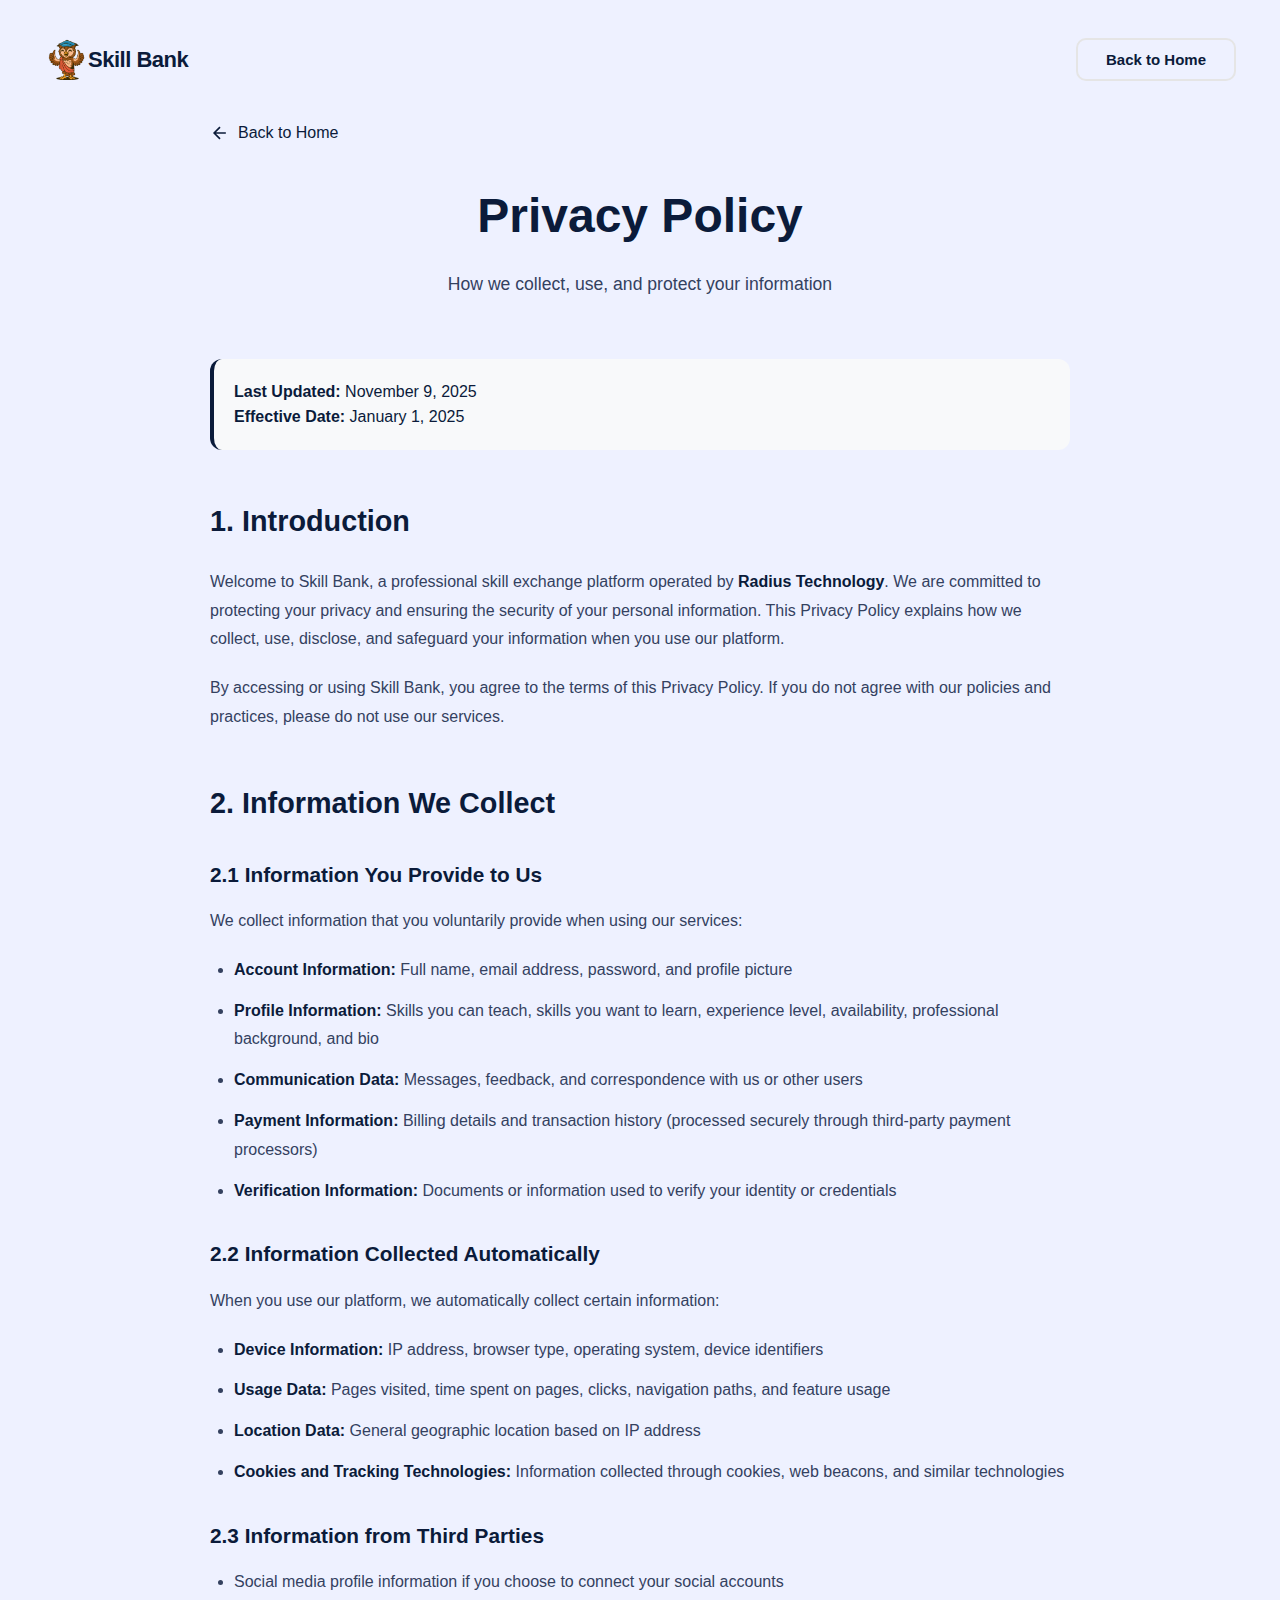
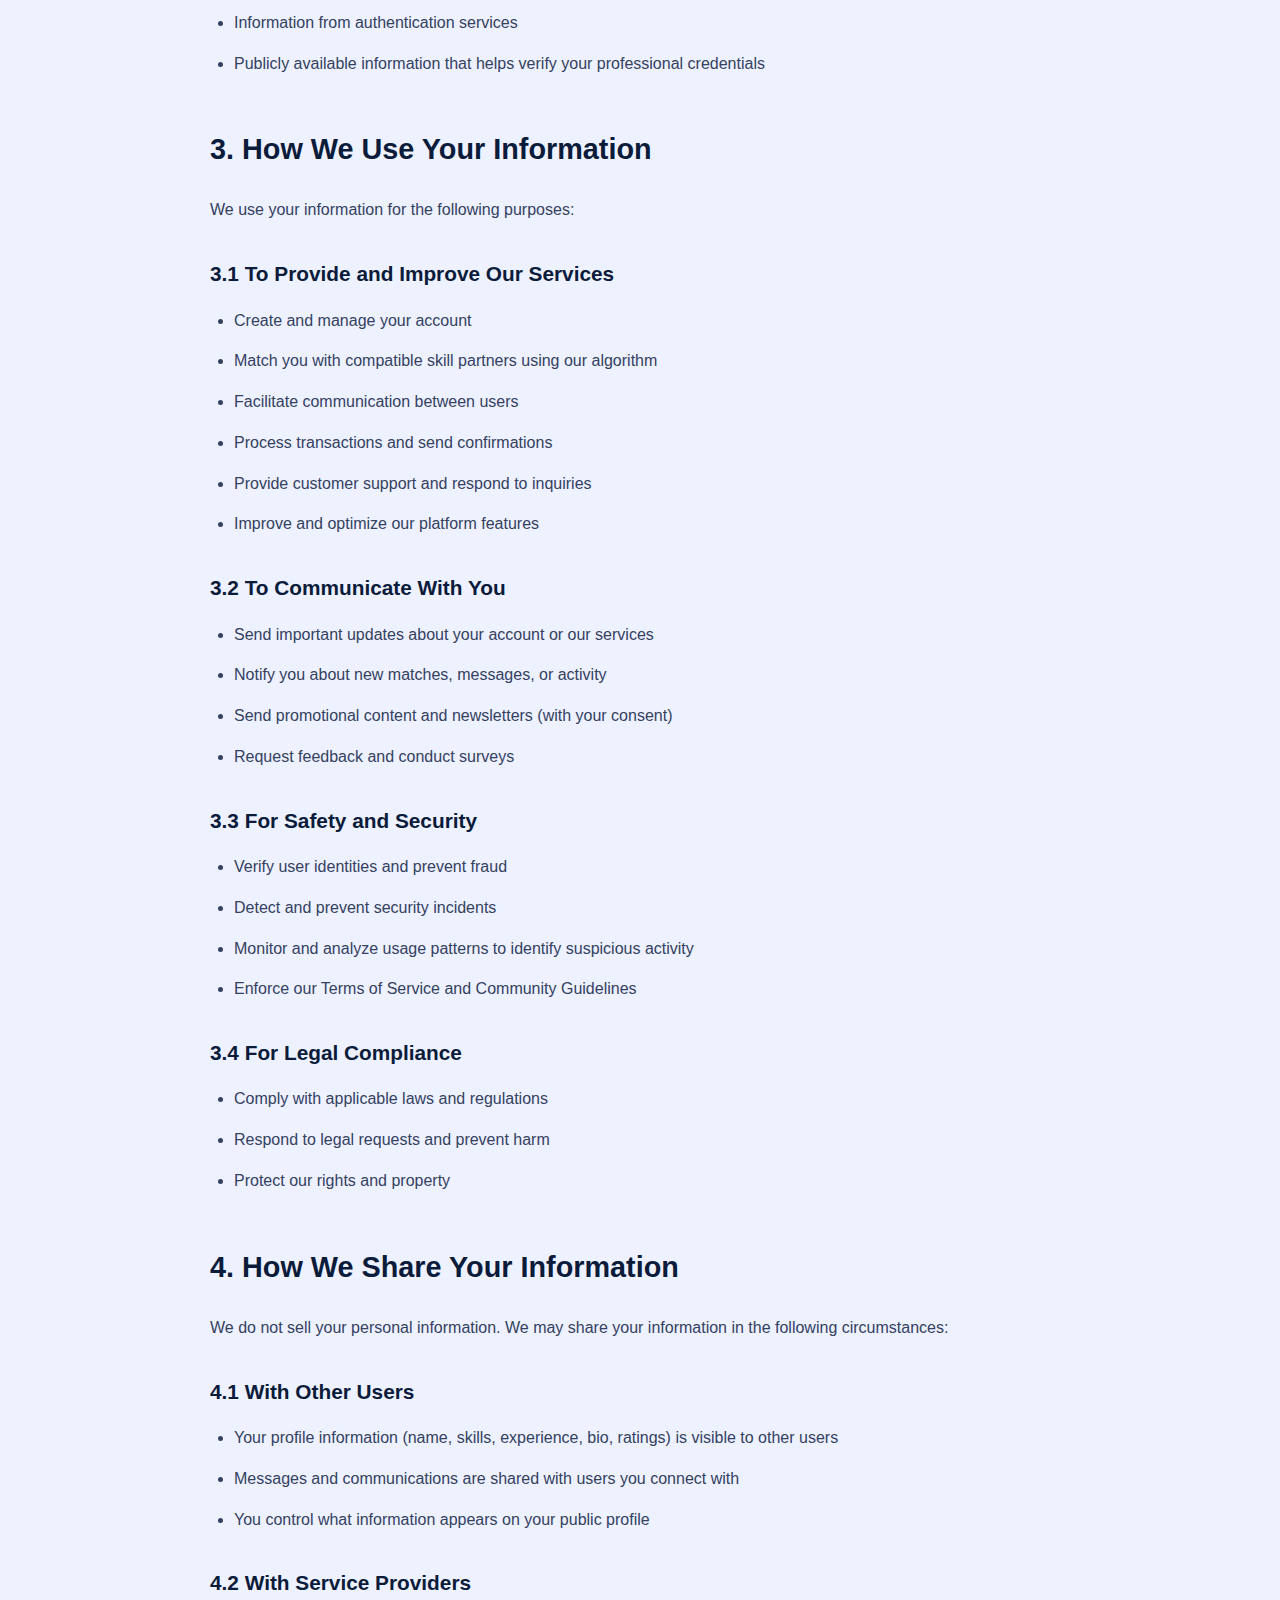
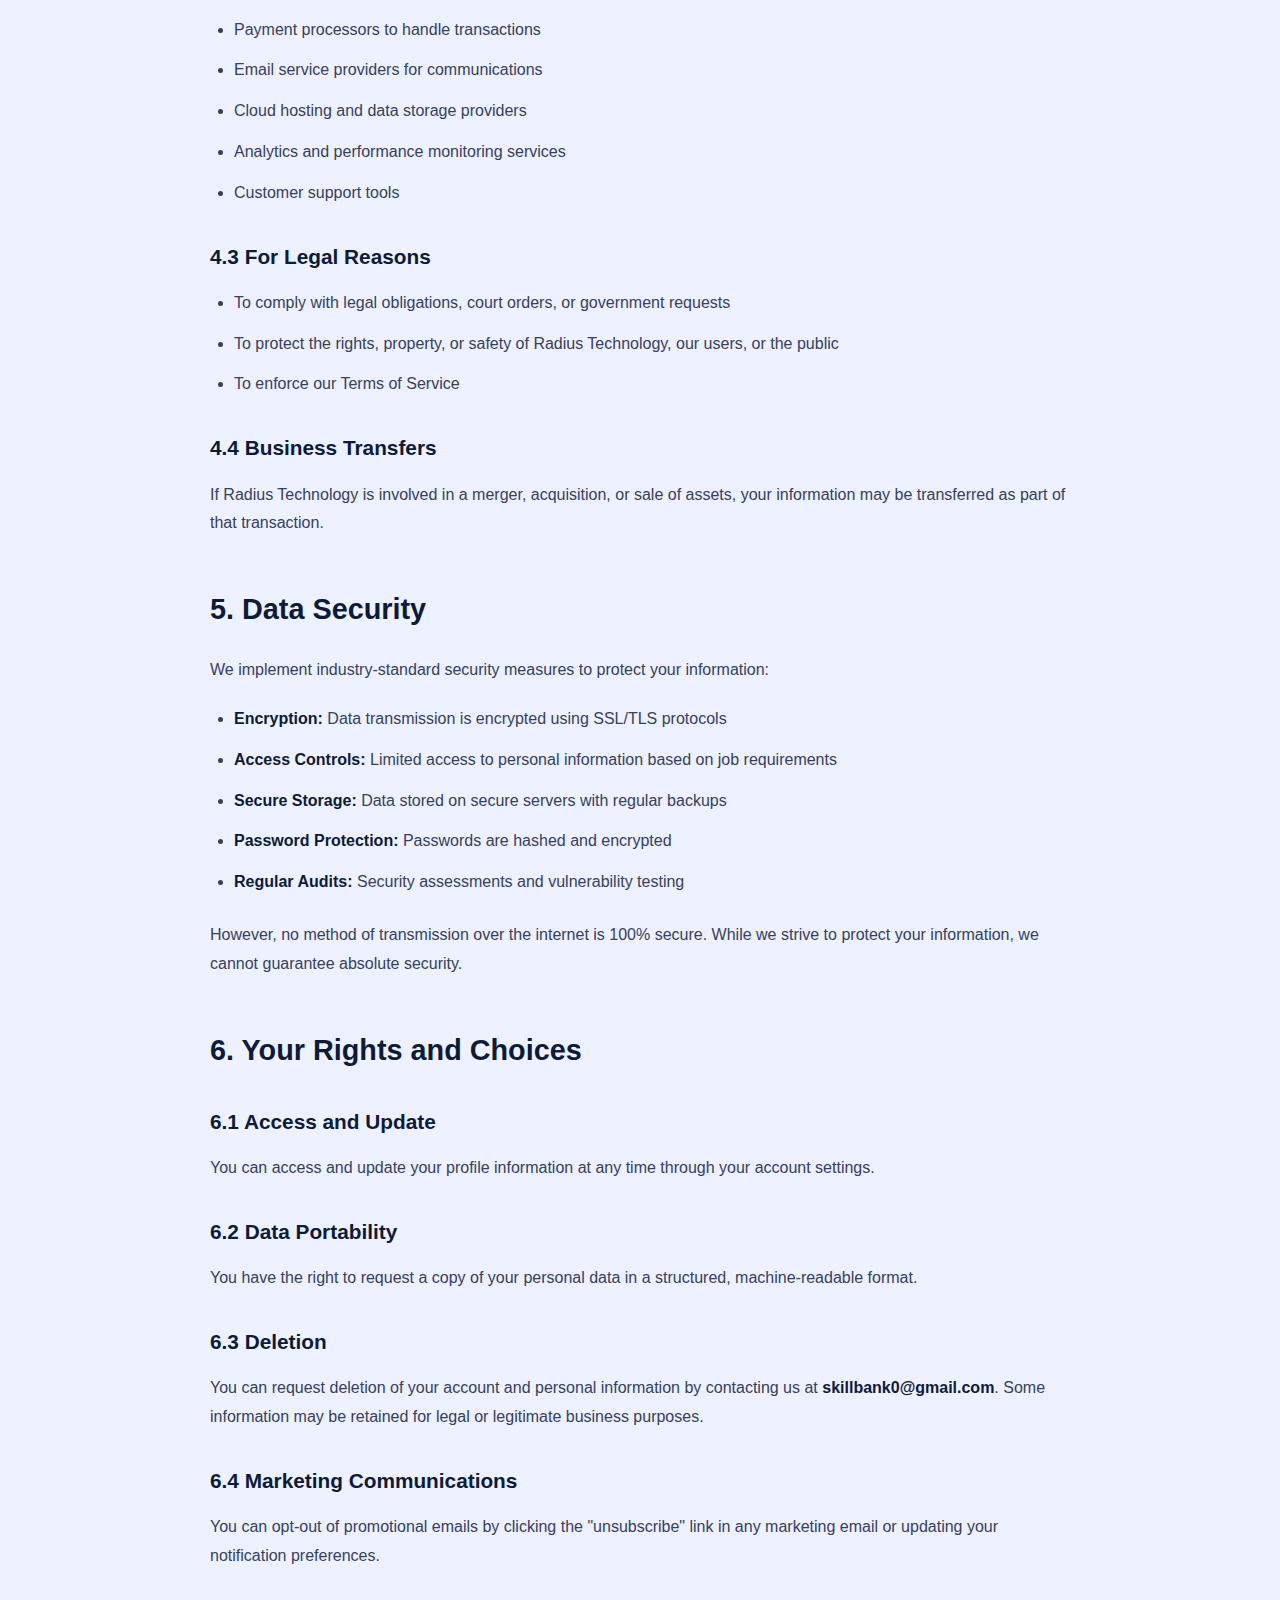
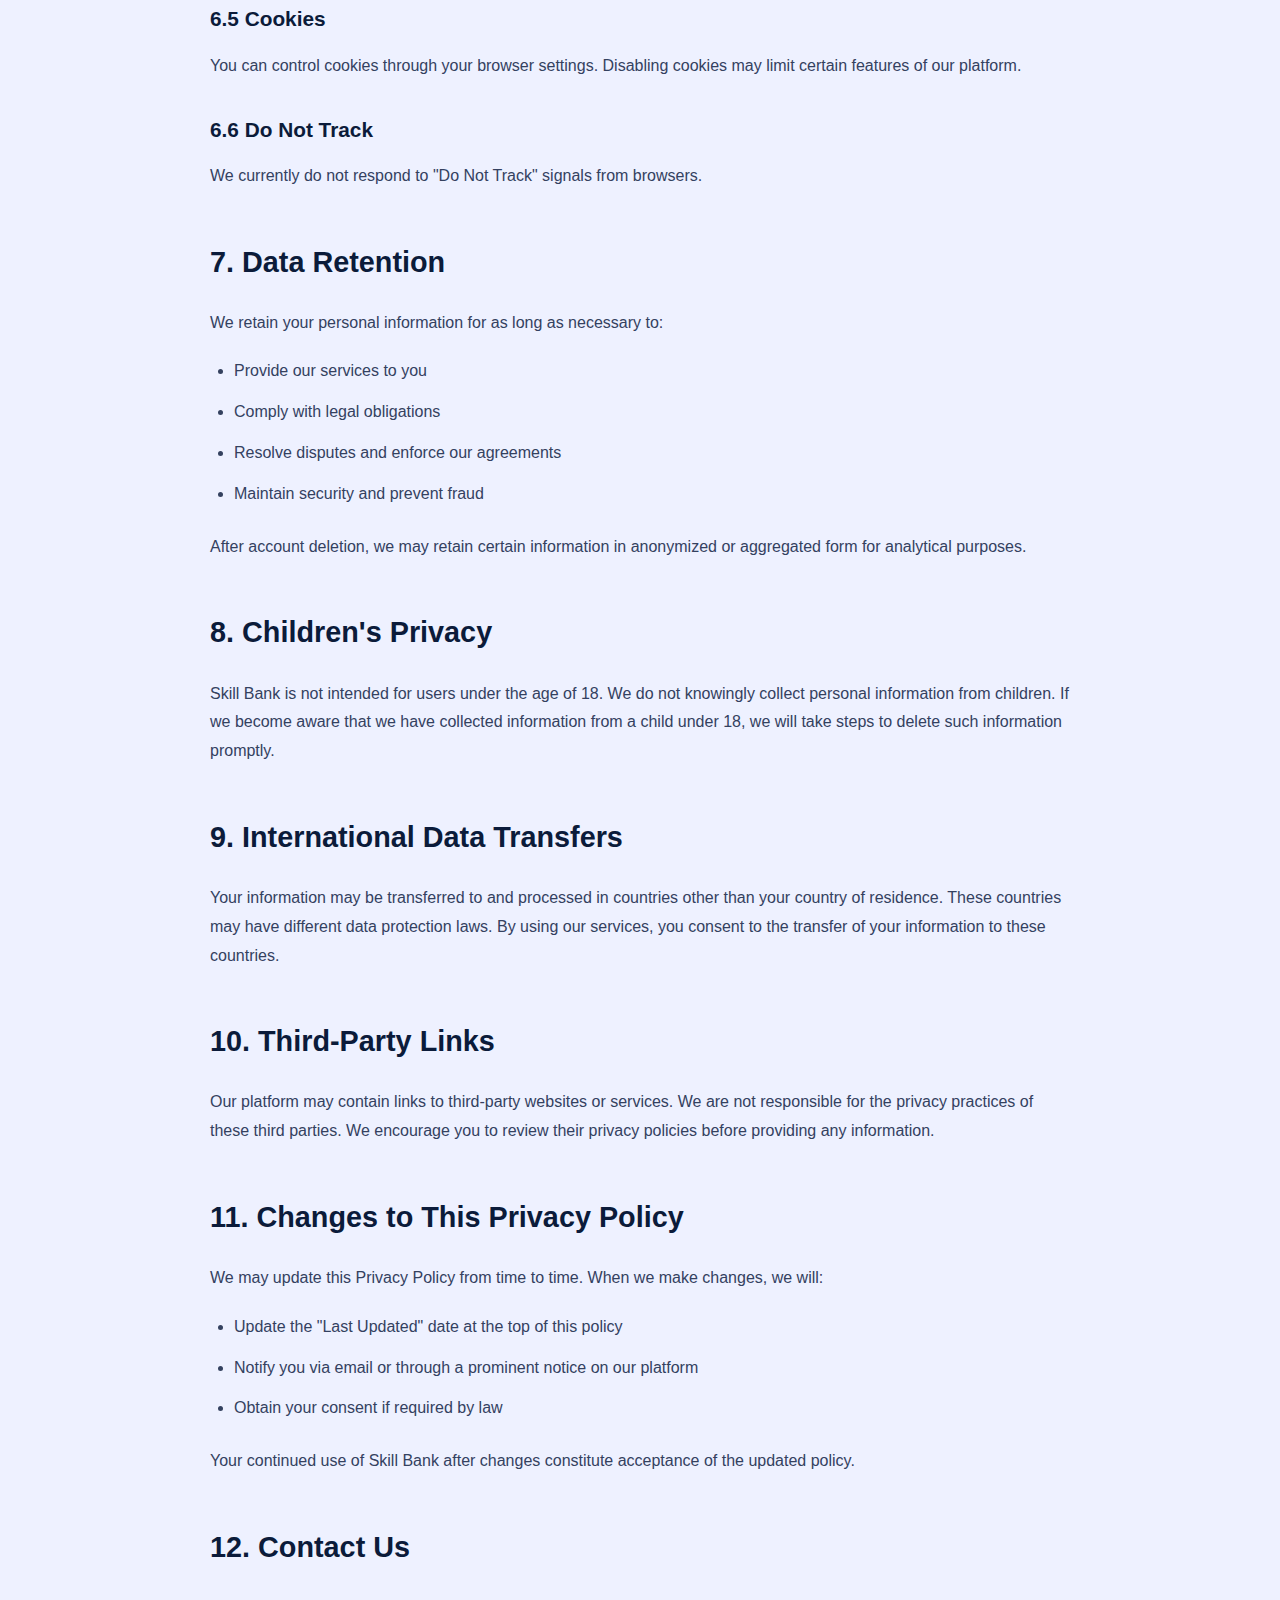
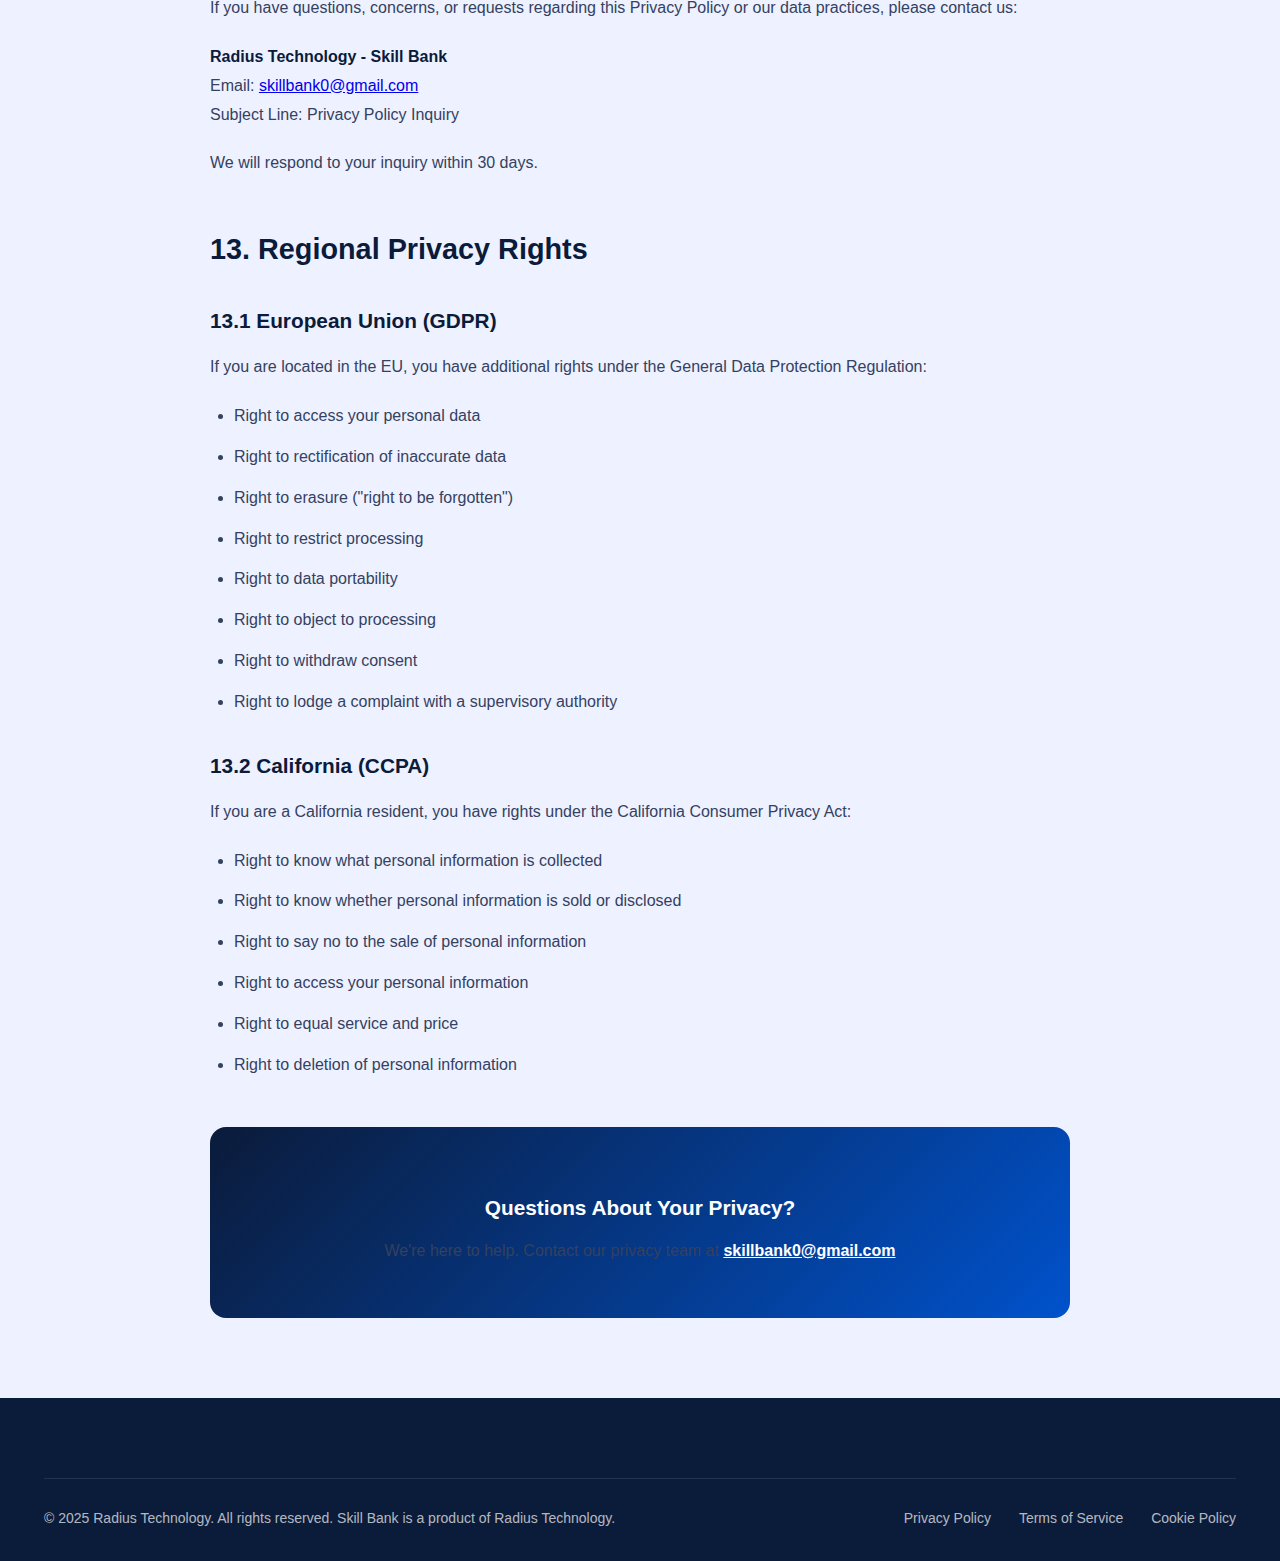
<file: privacy-policy - Copy.html>
<!DOCTYPE html>
<html lang="en">
<head>
    <meta charset="UTF-8">
    <meta name="viewport" content="width=device-width, initial-scale=1.0">
    <meta name="description" content="Skill Bank Privacy Policy - Learn how we collect, use, and protect your personal information">
    <meta name="robots" content="index, follow">
    <title>Privacy Policy - Skill Bank | Radius Technology</title>
    <link rel="preconnect" href="https://fonts.googleapis.com">
    <link rel="preconnect" href="https://fonts.gstatic.com" crossorigin>
    <link href="https://fonts.googleapis.com/css2?family=Poppins:wght@300;400;500;600;700&display=swap" rel="stylesheet">
    <link rel="stylesheet" href="styles.css">
    <style>
        .legal-container {
            max-width: 900px;
            margin: 0 auto;
            padding: 120px 20px 80px;
        }
        .legal-header {
            text-align: center;
            margin-bottom: 60px;
        }
        .legal-title {
            font-size: 3rem;
            font-weight: 700;
            color: var(--text-primary);
            margin-bottom: 16px;
        }
        .legal-subtitle {
            font-size: 1.1rem;
            color: var(--text-secondary);
        }
        .legal-update {
            background: var(--bg-light);
            padding: 20px;
            border-radius: 12px;
            margin-bottom: 40px;
            border-left: 4px solid var(--primary);
        }
        .legal-content h2 {
            font-size: 1.8rem;
            font-weight: 600;
            color: var(--text-primary);
            margin-top: 48px;
            margin-bottom: 24px;
        }
        .legal-content h3 {
            font-size: 1.3rem;
            font-weight: 600;
            color: var(--text-primary);
            margin-top: 32px;
            margin-bottom: 16px;
        }
        .legal-content p {
            font-size: 1rem;
            line-height: 1.8;
            color: var(--text-secondary);
            margin-bottom: 20px;
        }
        .legal-content ul, .legal-content ol {
            margin-bottom: 24px;
            padding-left: 24px;
        }
        .legal-content li {
            font-size: 1rem;
            line-height: 1.8;
            color: var(--text-secondary);
            margin-bottom: 12px;
        }
        .legal-content strong {
            color: var(--text-primary);
            font-weight: 600;
        }
        .legal-section {
            margin-bottom: 40px;
        }
        .back-link {
            display: inline-flex;
            align-items: center;
            gap: 8px;
            color: var(--primary);
            text-decoration: none;
            font-weight: 500;
            margin-bottom: 32px;
            transition: gap 0.3s ease;
        }
        .back-link:hover {
            gap: 12px;
        }
        .contact-box {
            background: linear-gradient(135deg, var(--primary) 0%, #0052CC 100%);
            color: white;
            padding: 32px;
            border-radius: 16px;
            margin-top: 48px;
            text-align: center;
        }
        .contact-box h3 {
            color: white;
            margin-bottom: 12px;
        }
        .contact-box a {
            color: white;
            font-weight: 600;
            text-decoration: underline;
        }
        @media (max-width: 768px) {
            .legal-title {
                font-size: 2rem;
            }
            .legal-content h2 {
                font-size: 1.5rem;
            }
        }
    </style>
</head>
<body>
    <!-- Navigation -->
    <nav class="navbar" id="navbar">
        <div class="container nav-container">
            <div class="logo">
                <a href="index.html" style="display: flex; align-items: center; text-decoration: none;">
                    <img src="img/skilll-logo.png" alt="Skill Bank Logo" class="logo-image">
                    <span class="logo-text">Skill Bank</span>
                </a>
            </div>
            <div class="nav-actions">
                <a href="index.html" class="btn btn-secondary">Back to Home</a>
            </div>
        </div>
    </nav>

    <!-- Legal Content -->
    <div class="legal-container">
        <a href="index.html" class="back-link">
            <svg width="20" height="20" viewBox="0 0 24 24" fill="none" stroke="currentColor" stroke-width="2">
                <path d="M19 12H5M12 19l-7-7 7-7"/>
            </svg>
            Back to Home
        </a>

        <div class="legal-header">
            <h1 class="legal-title">Privacy Policy</h1>
            <p class="legal-subtitle">How we collect, use, and protect your information</p>
        </div>

        <div class="legal-update">
            <strong>Last Updated:</strong> November 9, 2025<br>
            <strong>Effective Date:</strong> January 1, 2025
        </div>

        <div class="legal-content">
            <div class="legal-section">
                <h2>1. Introduction</h2>
                <p>Welcome to Skill Bank, a professional skill exchange platform operated by <strong>Radius Technology</strong>. We are committed to protecting your privacy and ensuring the security of your personal information. This Privacy Policy explains how we collect, use, disclose, and safeguard your information when you use our platform.</p>
                <p>By accessing or using Skill Bank, you agree to the terms of this Privacy Policy. If you do not agree with our policies and practices, please do not use our services.</p>
            </div>

            <div class="legal-section">
                <h2>2. Information We Collect</h2>
                
                <h3>2.1 Information You Provide to Us</h3>
                <p>We collect information that you voluntarily provide when using our services:</p>
                <ul>
                    <li><strong>Account Information:</strong> Full name, email address, password, and profile picture</li>
                    <li><strong>Profile Information:</strong> Skills you can teach, skills you want to learn, experience level, availability, professional background, and bio</li>
                    <li><strong>Communication Data:</strong> Messages, feedback, and correspondence with us or other users</li>
                    <li><strong>Payment Information:</strong> Billing details and transaction history (processed securely through third-party payment processors)</li>
                    <li><strong>Verification Information:</strong> Documents or information used to verify your identity or credentials</li>
                </ul>

                <h3>2.2 Information Collected Automatically</h3>
                <p>When you use our platform, we automatically collect certain information:</p>
                <ul>
                    <li><strong>Device Information:</strong> IP address, browser type, operating system, device identifiers</li>
                    <li><strong>Usage Data:</strong> Pages visited, time spent on pages, clicks, navigation paths, and feature usage</li>
                    <li><strong>Location Data:</strong> General geographic location based on IP address</li>
                    <li><strong>Cookies and Tracking Technologies:</strong> Information collected through cookies, web beacons, and similar technologies</li>
                </ul>

                <h3>2.3 Information from Third Parties</h3>
                <ul>
                    <li>Social media profile information if you choose to connect your social accounts</li>
                    <li>Information from authentication services</li>
                    <li>Publicly available information that helps verify your professional credentials</li>
                </ul>
            </div>

            <div class="legal-section">
                <h2>3. How We Use Your Information</h2>
                <p>We use your information for the following purposes:</p>
                
                <h3>3.1 To Provide and Improve Our Services</h3>
                <ul>
                    <li>Create and manage your account</li>
                    <li>Match you with compatible skill partners using our algorithm</li>
                    <li>Facilitate communication between users</li>
                    <li>Process transactions and send confirmations</li>
                    <li>Provide customer support and respond to inquiries</li>
                    <li>Improve and optimize our platform features</li>
                </ul>

                <h3>3.2 To Communicate With You</h3>
                <ul>
                    <li>Send important updates about your account or our services</li>
                    <li>Notify you about new matches, messages, or activity</li>
                    <li>Send promotional content and newsletters (with your consent)</li>
                    <li>Request feedback and conduct surveys</li>
                </ul>

                <h3>3.3 For Safety and Security</h3>
                <ul>
                    <li>Verify user identities and prevent fraud</li>
                    <li>Detect and prevent security incidents</li>
                    <li>Monitor and analyze usage patterns to identify suspicious activity</li>
                    <li>Enforce our Terms of Service and Community Guidelines</li>
                </ul>

                <h3>3.4 For Legal Compliance</h3>
                <ul>
                    <li>Comply with applicable laws and regulations</li>
                    <li>Respond to legal requests and prevent harm</li>
                    <li>Protect our rights and property</li>
                </ul>
            </div>

            <div class="legal-section">
                <h2>4. How We Share Your Information</h2>
                <p>We do not sell your personal information. We may share your information in the following circumstances:</p>

                <h3>4.1 With Other Users</h3>
                <ul>
                    <li>Your profile information (name, skills, experience, bio, ratings) is visible to other users</li>
                    <li>Messages and communications are shared with users you connect with</li>
                    <li>You control what information appears on your public profile</li>
                </ul>

                <h3>4.2 With Service Providers</h3>
                <ul>
                    <li>Payment processors to handle transactions</li>
                    <li>Email service providers for communications</li>
                    <li>Cloud hosting and data storage providers</li>
                    <li>Analytics and performance monitoring services</li>
                    <li>Customer support tools</li>
                </ul>

                <h3>4.3 For Legal Reasons</h3>
                <ul>
                    <li>To comply with legal obligations, court orders, or government requests</li>
                    <li>To protect the rights, property, or safety of Radius Technology, our users, or the public</li>
                    <li>To enforce our Terms of Service</li>
                </ul>

                <h3>4.4 Business Transfers</h3>
                <p>If Radius Technology is involved in a merger, acquisition, or sale of assets, your information may be transferred as part of that transaction.</p>
            </div>

            <div class="legal-section">
                <h2>5. Data Security</h2>
                <p>We implement industry-standard security measures to protect your information:</p>
                <ul>
                    <li><strong>Encryption:</strong> Data transmission is encrypted using SSL/TLS protocols</li>
                    <li><strong>Access Controls:</strong> Limited access to personal information based on job requirements</li>
                    <li><strong>Secure Storage:</strong> Data stored on secure servers with regular backups</li>
                    <li><strong>Password Protection:</strong> Passwords are hashed and encrypted</li>
                    <li><strong>Regular Audits:</strong> Security assessments and vulnerability testing</li>
                </ul>
                <p>However, no method of transmission over the internet is 100% secure. While we strive to protect your information, we cannot guarantee absolute security.</p>
            </div>

            <div class="legal-section">
                <h2>6. Your Rights and Choices</h2>
                
                <h3>6.1 Access and Update</h3>
                <p>You can access and update your profile information at any time through your account settings.</p>

                <h3>6.2 Data Portability</h3>
                <p>You have the right to request a copy of your personal data in a structured, machine-readable format.</p>

                <h3>6.3 Deletion</h3>
                <p>You can request deletion of your account and personal information by contacting us at <strong>skillbank0@gmail.com</strong>. Some information may be retained for legal or legitimate business purposes.</p>

                <h3>6.4 Marketing Communications</h3>
                <p>You can opt-out of promotional emails by clicking the "unsubscribe" link in any marketing email or updating your notification preferences.</p>

                <h3>6.5 Cookies</h3>
                <p>You can control cookies through your browser settings. Disabling cookies may limit certain features of our platform.</p>

                <h3>6.6 Do Not Track</h3>
                <p>We currently do not respond to "Do Not Track" signals from browsers.</p>
            </div>

            <div class="legal-section">
                <h2>7. Data Retention</h2>
                <p>We retain your personal information for as long as necessary to:</p>
                <ul>
                    <li>Provide our services to you</li>
                    <li>Comply with legal obligations</li>
                    <li>Resolve disputes and enforce our agreements</li>
                    <li>Maintain security and prevent fraud</li>
                </ul>
                <p>After account deletion, we may retain certain information in anonymized or aggregated form for analytical purposes.</p>
            </div>

            <div class="legal-section">
                <h2>8. Children's Privacy</h2>
                <p>Skill Bank is not intended for users under the age of 18. We do not knowingly collect personal information from children. If we become aware that we have collected information from a child under 18, we will take steps to delete such information promptly.</p>
            </div>

            <div class="legal-section">
                <h2>9. International Data Transfers</h2>
                <p>Your information may be transferred to and processed in countries other than your country of residence. These countries may have different data protection laws. By using our services, you consent to the transfer of your information to these countries.</p>
            </div>

            <div class="legal-section">
                <h2>10. Third-Party Links</h2>
                <p>Our platform may contain links to third-party websites or services. We are not responsible for the privacy practices of these third parties. We encourage you to review their privacy policies before providing any information.</p>
            </div>

            <div class="legal-section">
                <h2>11. Changes to This Privacy Policy</h2>
                <p>We may update this Privacy Policy from time to time. When we make changes, we will:</p>
                <ul>
                    <li>Update the "Last Updated" date at the top of this policy</li>
                    <li>Notify you via email or through a prominent notice on our platform</li>
                    <li>Obtain your consent if required by law</li>
                </ul>
                <p>Your continued use of Skill Bank after changes constitute acceptance of the updated policy.</p>
            </div>

            <div class="legal-section">
                <h2>12. Contact Us</h2>
                <p>If you have questions, concerns, or requests regarding this Privacy Policy or our data practices, please contact us:</p>
                <p>
                    <strong>Radius Technology - Skill Bank</strong><br>
                    Email: <a href="mailto:skillbank0@gmail.com">skillbank0@gmail.com</a><br>
                    Subject Line: Privacy Policy Inquiry
                </p>
                <p>We will respond to your inquiry within 30 days.</p>
            </div>

            <div class="legal-section">
                <h2>13. Regional Privacy Rights</h2>
                
                <h3>13.1 European Union (GDPR)</h3>
                <p>If you are located in the EU, you have additional rights under the General Data Protection Regulation:</p>
                <ul>
                    <li>Right to access your personal data</li>
                    <li>Right to rectification of inaccurate data</li>
                    <li>Right to erasure ("right to be forgotten")</li>
                    <li>Right to restrict processing</li>
                    <li>Right to data portability</li>
                    <li>Right to object to processing</li>
                    <li>Right to withdraw consent</li>
                    <li>Right to lodge a complaint with a supervisory authority</li>
                </ul>

                <h3>13.2 California (CCPA)</h3>
                <p>If you are a California resident, you have rights under the California Consumer Privacy Act:</p>
                <ul>
                    <li>Right to know what personal information is collected</li>
                    <li>Right to know whether personal information is sold or disclosed</li>
                    <li>Right to say no to the sale of personal information</li>
                    <li>Right to access your personal information</li>
                    <li>Right to equal service and price</li>
                    <li>Right to deletion of personal information</li>
                </ul>
            </div>

            <div class="contact-box">
                <h3>Questions About Your Privacy?</h3>
                <p>We're here to help. Contact our privacy team at <a href="mailto:skillbank0@gmail.com">skillbank0@gmail.com</a></p>
            </div>
        </div>
    </div>

    <!-- Footer -->
    <footer class="footer">
        <div class="container footer-container">
            <div class="footer-bottom">
                <p>&copy; 2025 Radius Technology. All rights reserved. Skill Bank is a product of Radius Technology.</p>
                <div class="footer-legal">
                    <a href="privacy-policy.html">Privacy Policy</a>
                    <a href="terms-of-service.html">Terms of Service</a>
                    <a href="cookie-policy.html">Cookie Policy</a>
                </div>
            </div>
        </div>
    </footer>

    <script src="script.js"></script>
</body>
</html>
</file>
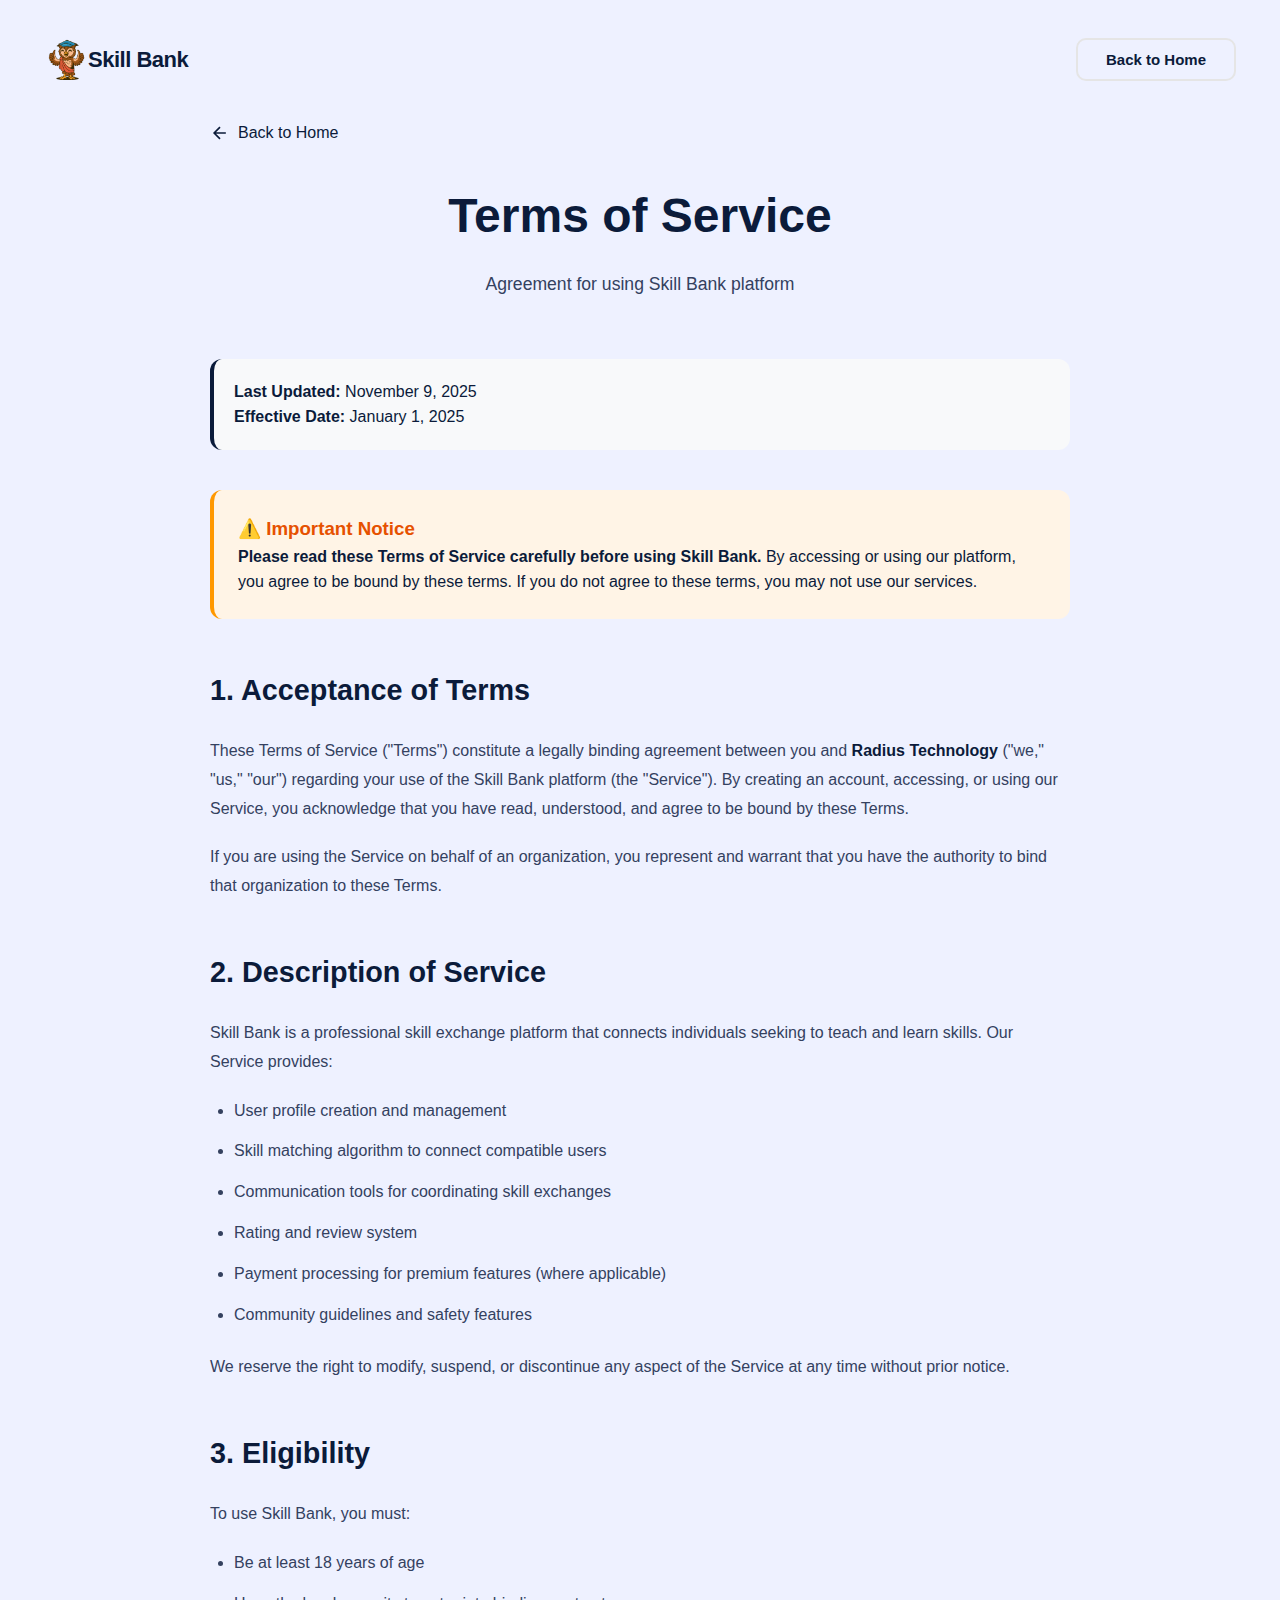
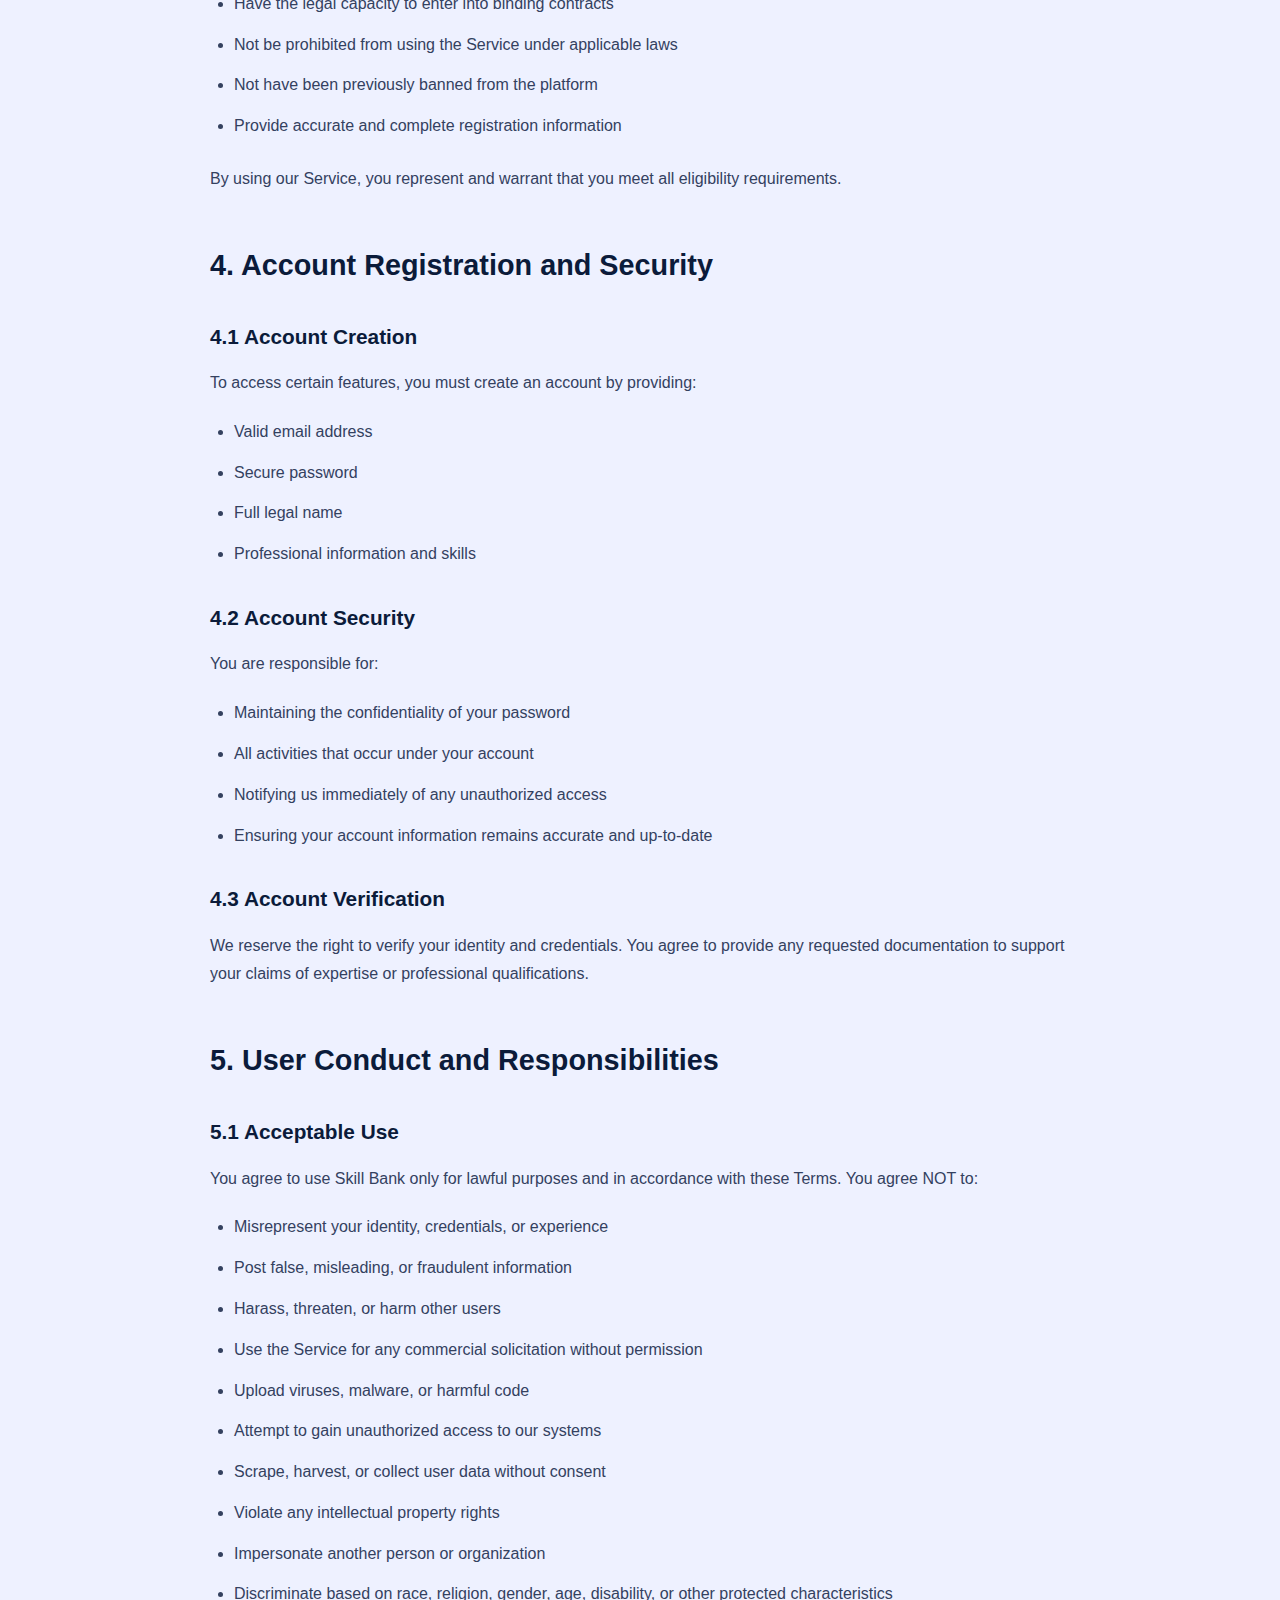
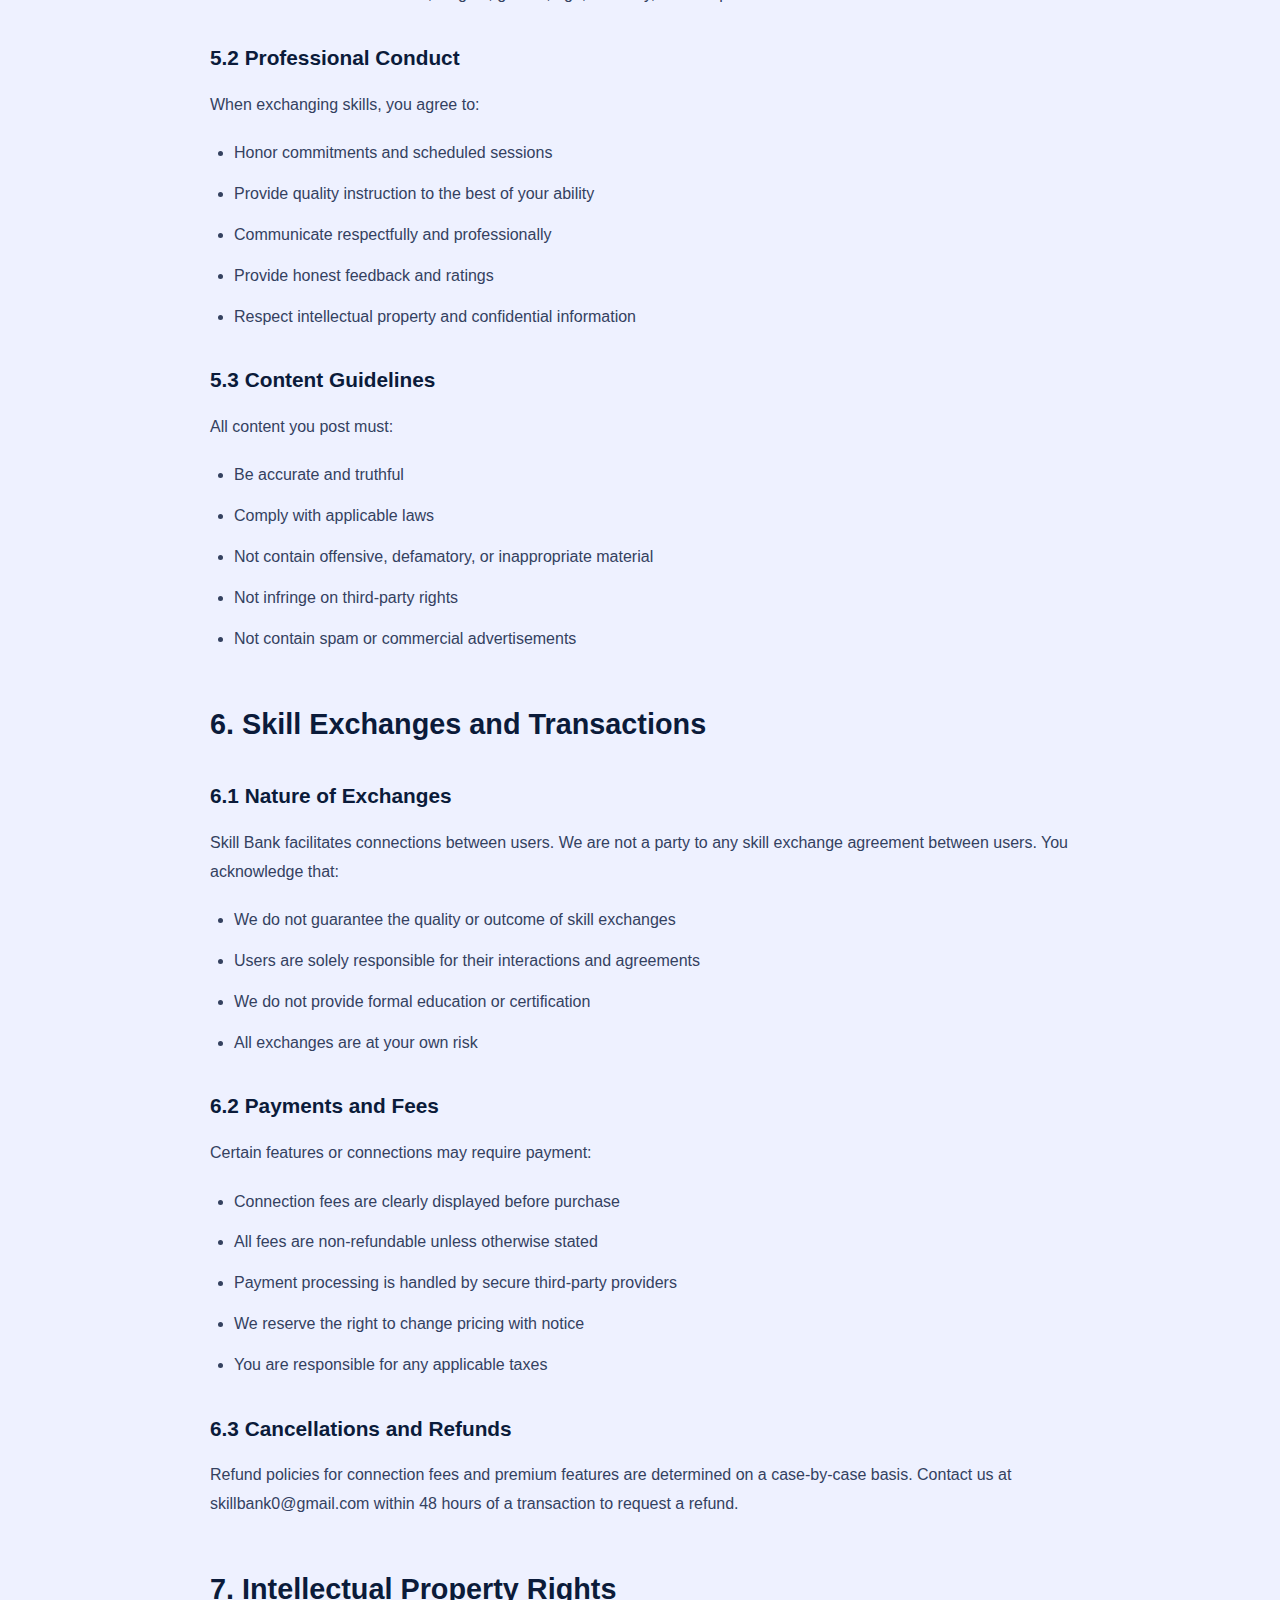
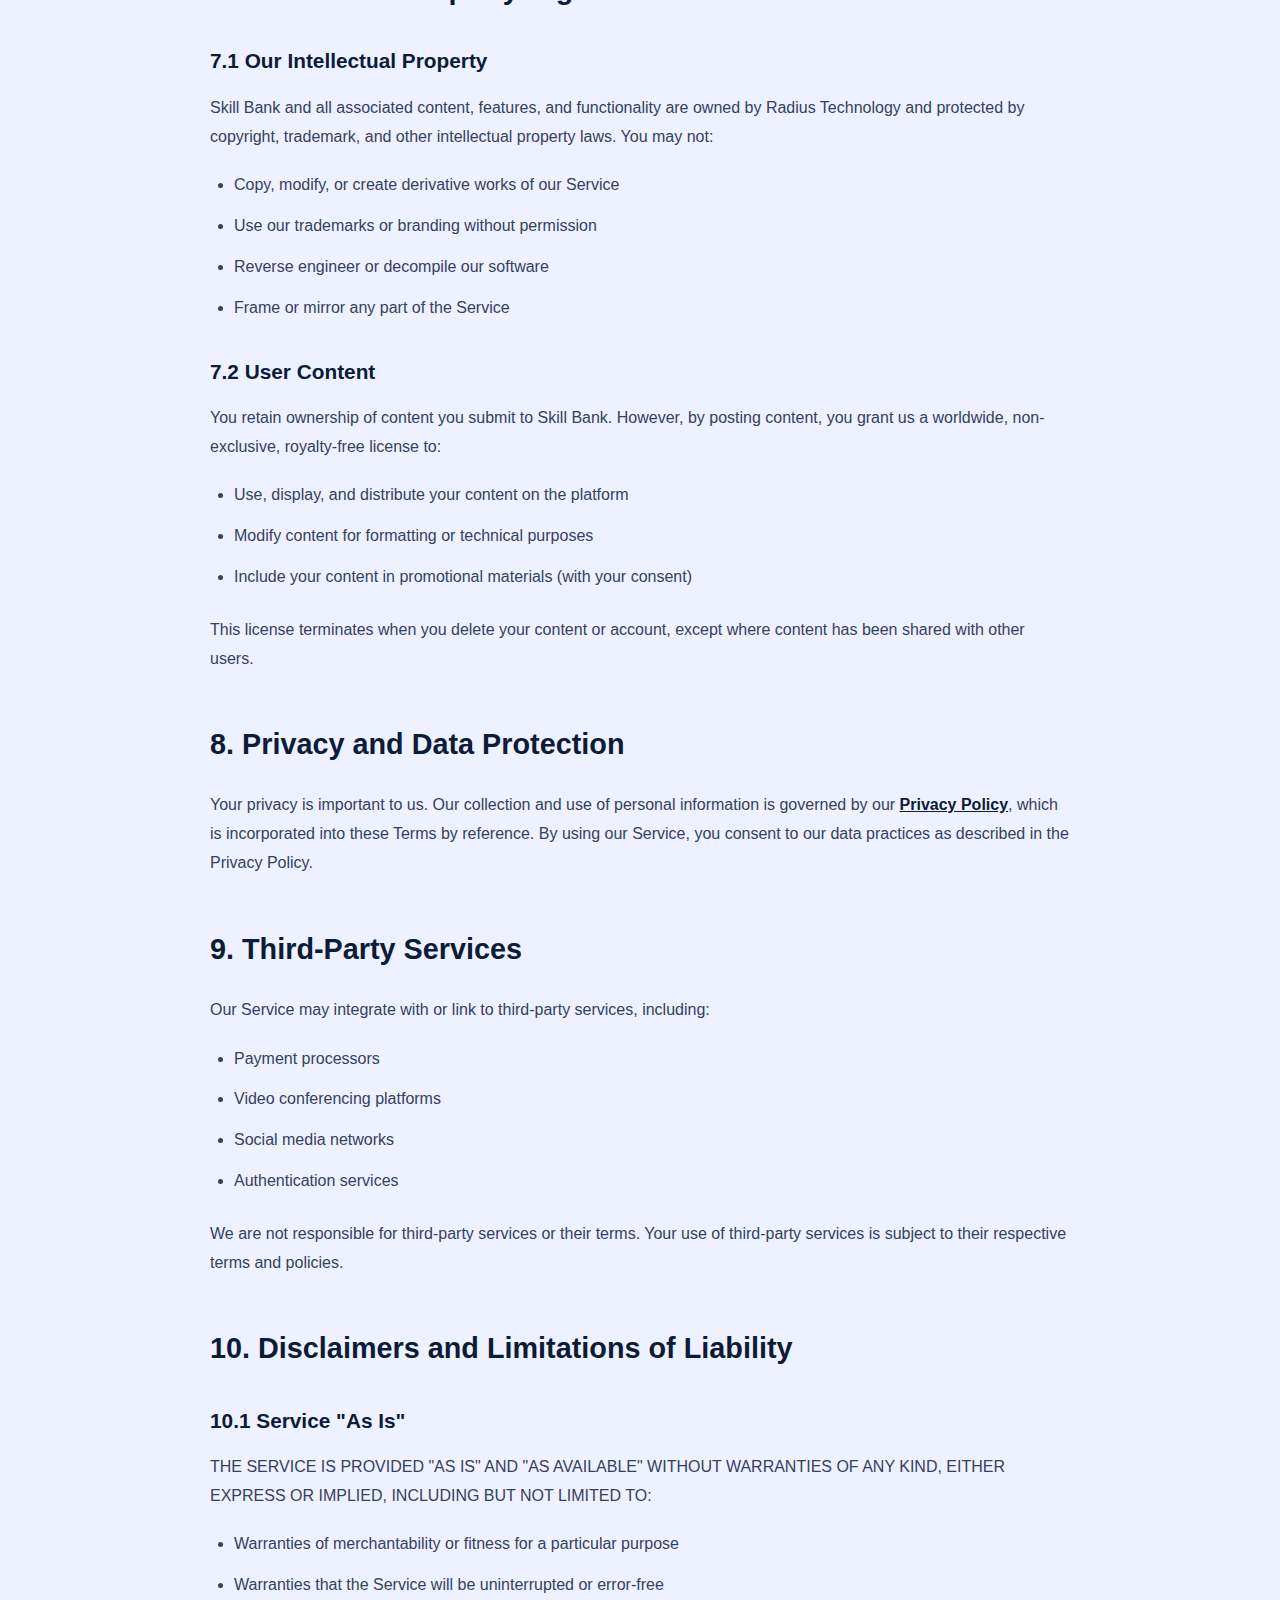
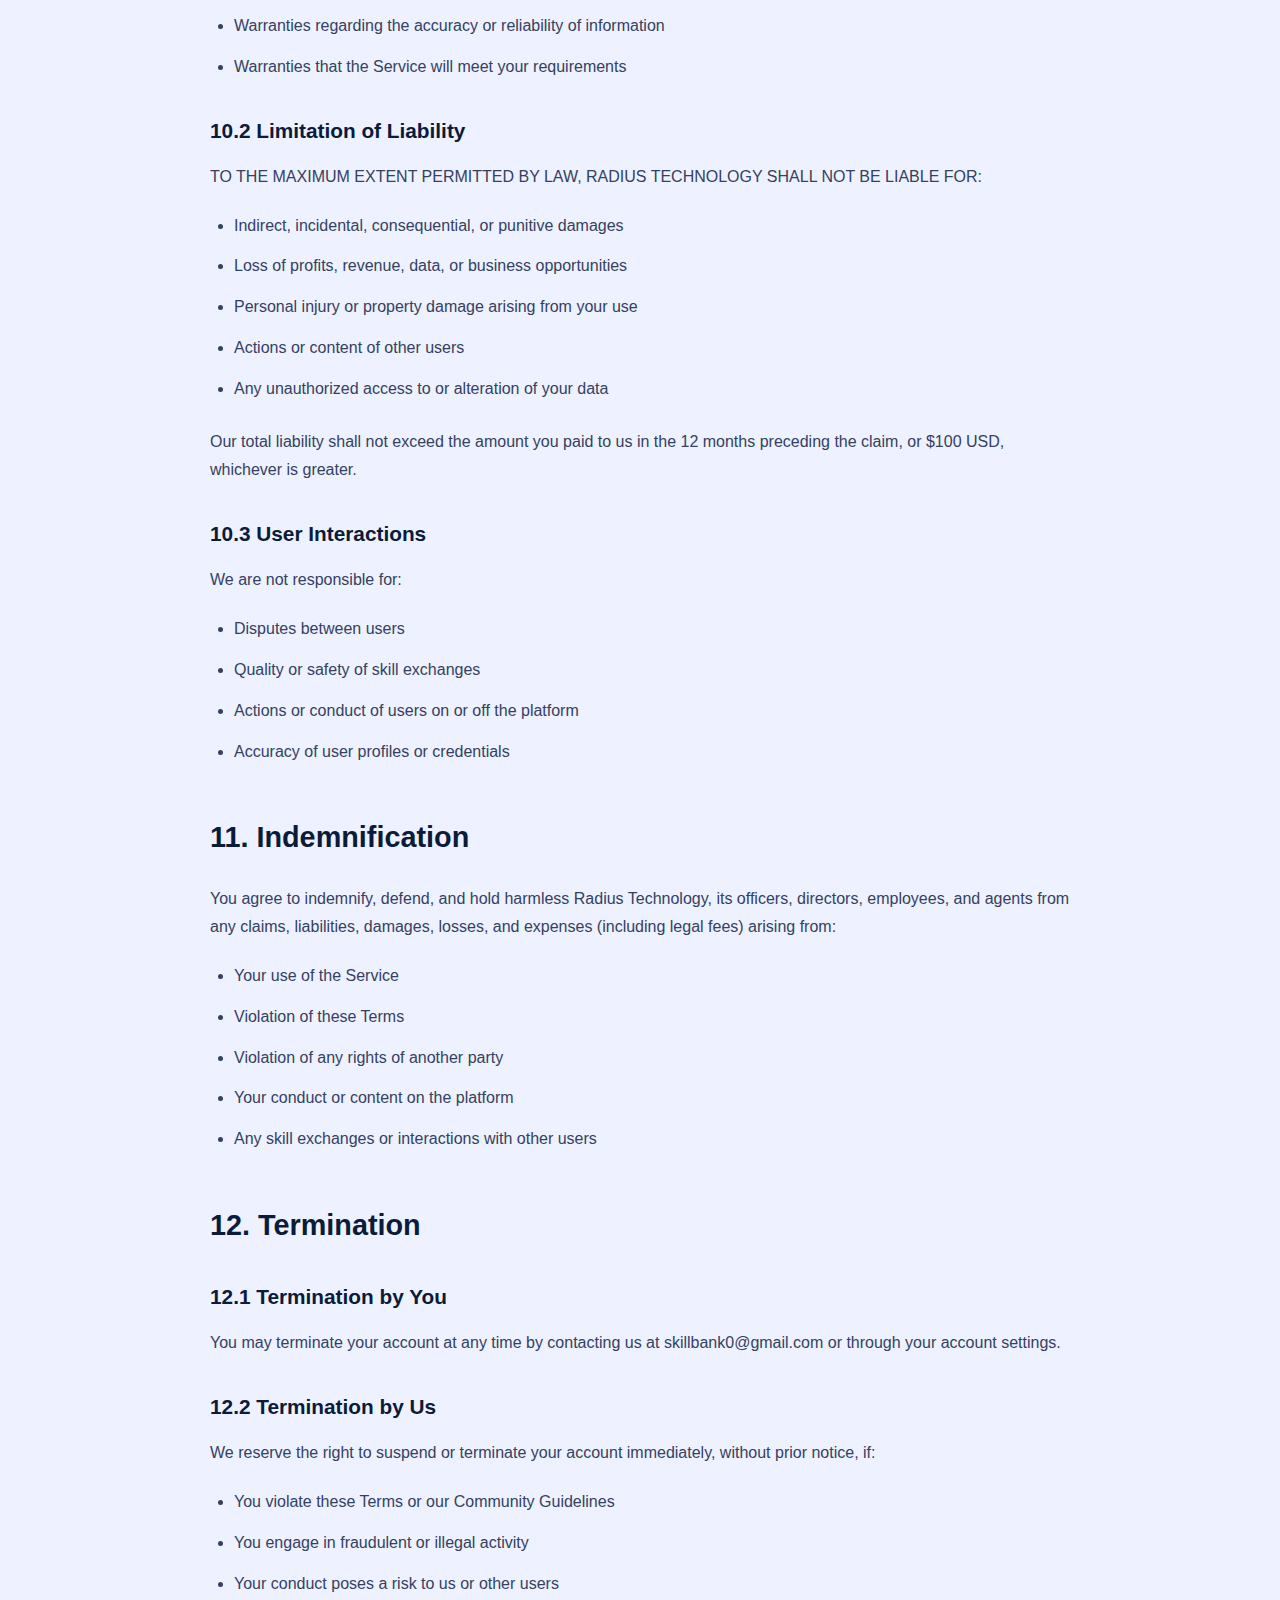
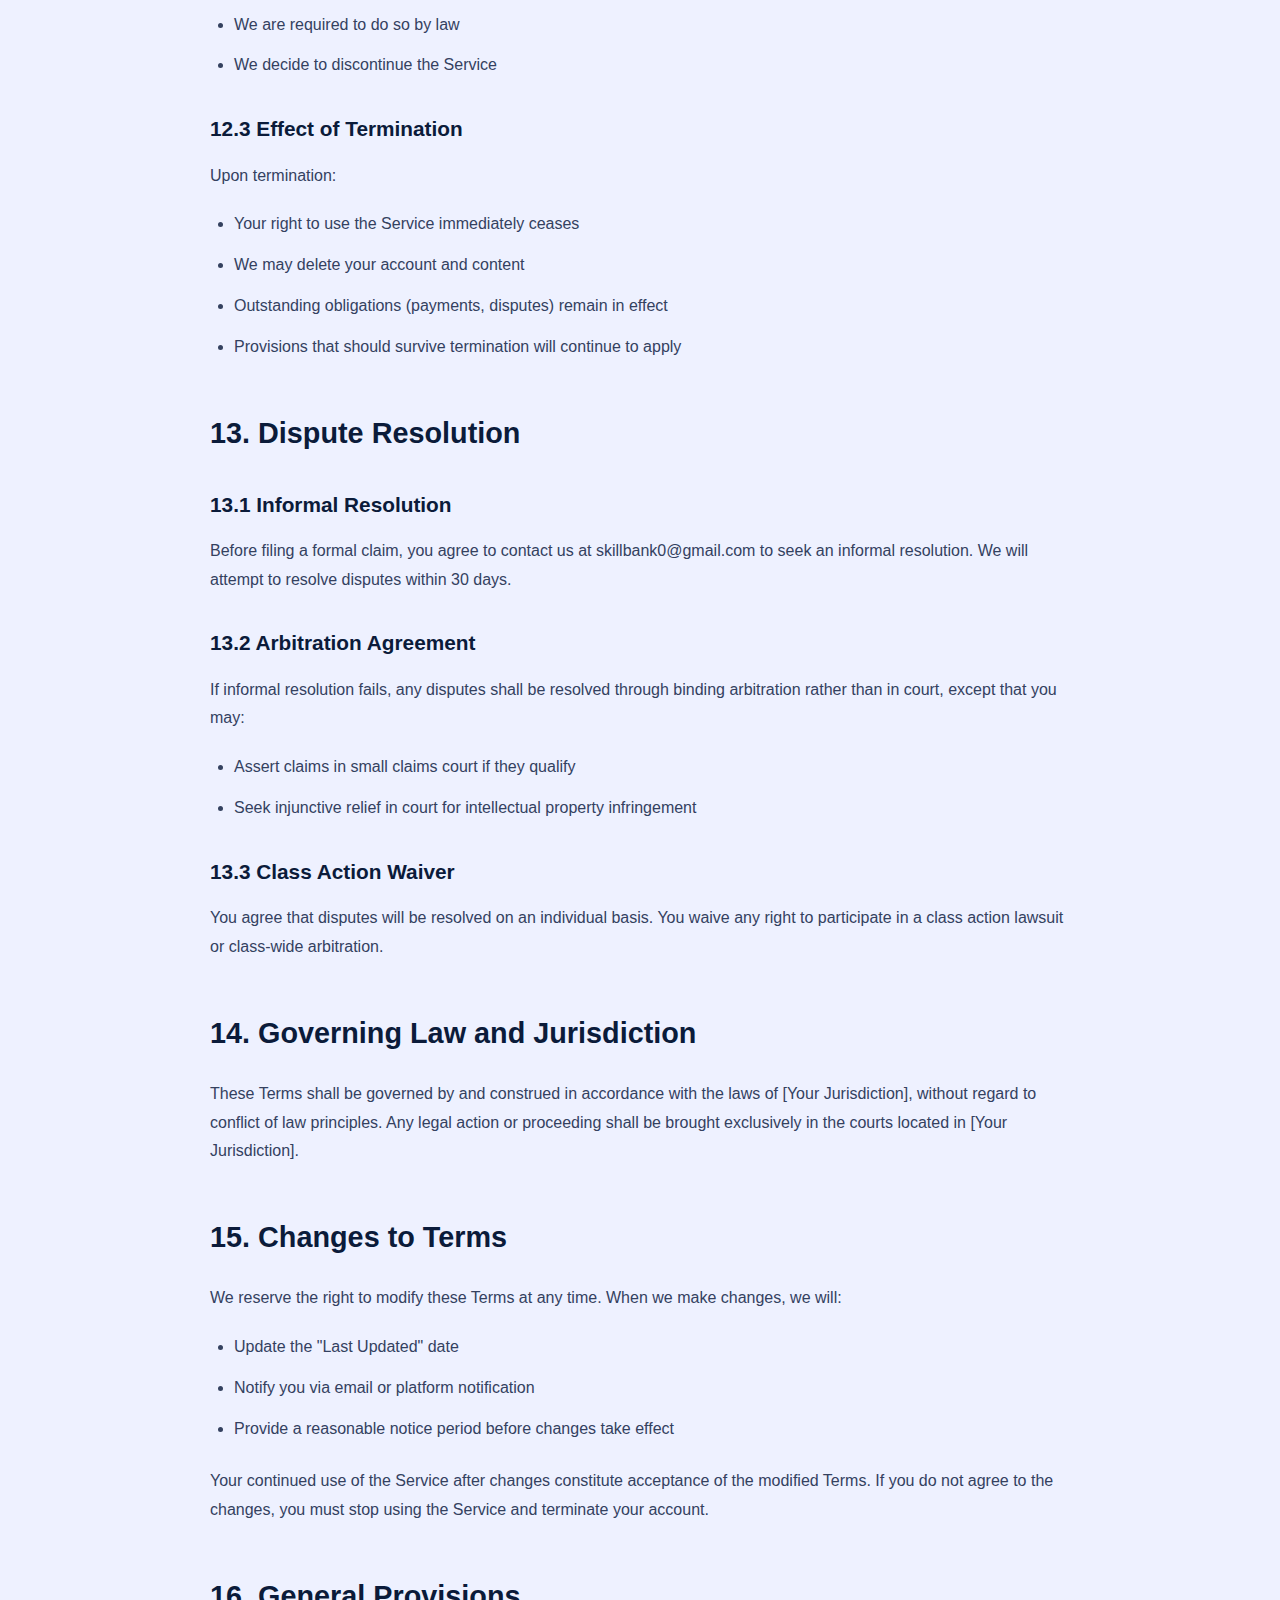
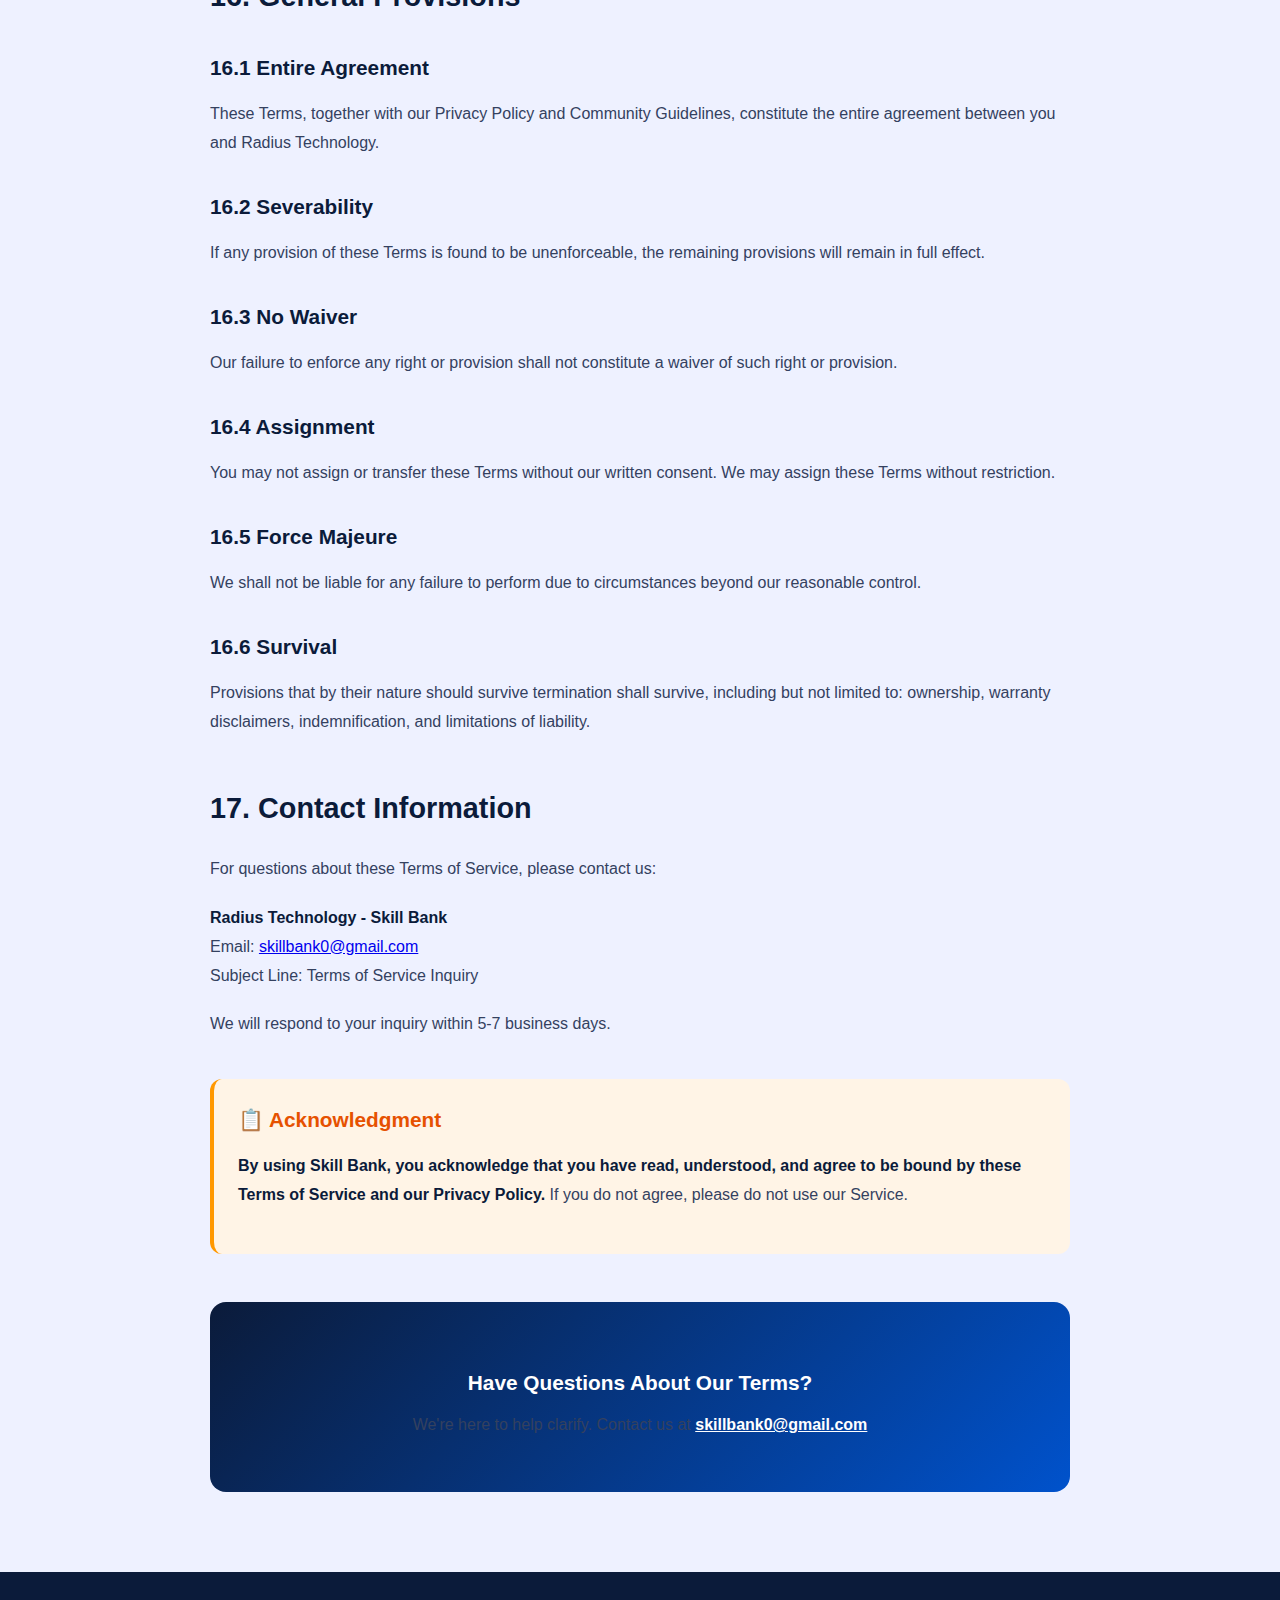
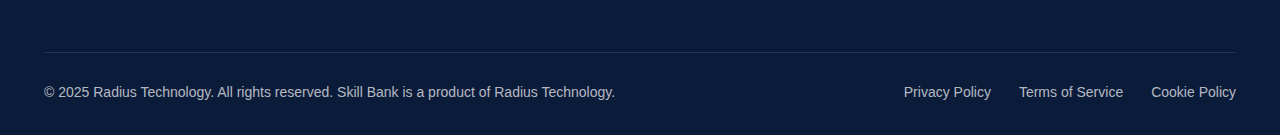
<file: terms-of-service - Copy.html>
<!DOCTYPE html>
<html lang="en">
<head>
    <meta charset="UTF-8">
    <meta name="viewport" content="width=device-width, initial-scale=1.0">
    <meta name="description" content="Skill Bank Terms of Service - Rules and guidelines for using our professional skill exchange platform">
    <meta name="robots" content="index, follow">
    <title>Terms of Service - Skill Bank | Radius Technology</title>
    <link rel="preconnect" href="https://fonts.googleapis.com">
    <link rel="preconnect" href="https://fonts.gstatic.com" crossorigin>
    <link href="https://fonts.googleapis.com/css2?family=Poppins:wght@300;400;500;600;700&display=swap" rel="stylesheet">
    <link rel="stylesheet" href="styles.css">
    <style>
        .legal-container {
            max-width: 900px;
            margin: 0 auto;
            padding: 120px 20px 80px;
        }
        .legal-header {
            text-align: center;
            margin-bottom: 60px;
        }
        .legal-title {
            font-size: 3rem;
            font-weight: 700;
            color: var(--text-primary);
            margin-bottom: 16px;
        }
        .legal-subtitle {
            font-size: 1.1rem;
            color: var(--text-secondary);
        }
        .legal-update {
            background: var(--bg-light);
            padding: 20px;
            border-radius: 12px;
            margin-bottom: 40px;
            border-left: 4px solid var(--primary);
        }
        .legal-content h2 {
            font-size: 1.8rem;
            font-weight: 600;
            color: var(--text-primary);
            margin-top: 48px;
            margin-bottom: 24px;
        }
        .legal-content h3 {
            font-size: 1.3rem;
            font-weight: 600;
            color: var(--text-primary);
            margin-top: 32px;
            margin-bottom: 16px;
        }
        .legal-content p {
            font-size: 1rem;
            line-height: 1.8;
            color: var(--text-secondary);
            margin-bottom: 20px;
        }
        .legal-content ul, .legal-content ol {
            margin-bottom: 24px;
            padding-left: 24px;
        }
        .legal-content li {
            font-size: 1rem;
            line-height: 1.8;
            color: var(--text-secondary);
            margin-bottom: 12px;
        }
        .legal-content strong {
            color: var(--text-primary);
            font-weight: 600;
        }
        .legal-section {
            margin-bottom: 40px;
        }
        .back-link {
            display: inline-flex;
            align-items: center;
            gap: 8px;
            color: var(--primary);
            text-decoration: none;
            font-weight: 500;
            margin-bottom: 32px;
            transition: gap 0.3s ease;
        }
        .back-link:hover {
            gap: 12px;
        }
        .warning-box {
            background: #FFF4E6;
            border-left: 4px solid #FF9800;
            padding: 24px;
            border-radius: 12px;
            margin: 32px 0;
        }
        .warning-box h3 {
            color: #E65100;
            margin-top: 0;
        }
        .contact-box {
            background: linear-gradient(135deg, var(--primary) 0%, #0052CC 100%);
            color: white;
            padding: 32px;
            border-radius: 16px;
            margin-top: 48px;
            text-align: center;
        }
        .contact-box h3 {
            color: white;
            margin-bottom: 12px;
        }
        .contact-box a {
            color: white;
            font-weight: 600;
            text-decoration: underline;
        }
        @media (max-width: 768px) {
            .legal-title {
                font-size: 2rem;
            }
            .legal-content h2 {
                font-size: 1.5rem;
            }
        }
    </style>
</head>
<body>
    <!-- Navigation -->
    <nav class="navbar" id="navbar">
        <div class="container nav-container">
            <div class="logo">
                <a href="index.html" style="display: flex; align-items: center; text-decoration: none;">
                    <img src="img/skilll-logo.png" alt="Skill Bank Logo" class="logo-image">
                    <span class="logo-text">Skill Bank</span>
                </a>
            </div>
            <div class="nav-actions">
                <a href="index.html" class="btn btn-secondary">Back to Home</a>
            </div>
        </div>
    </nav>

    <!-- Legal Content -->
    <div class="legal-container">
        <a href="index.html" class="back-link">
            <svg width="20" height="20" viewBox="0 0 24 24" fill="none" stroke="currentColor" stroke-width="2">
                <path d="M19 12H5M12 19l-7-7 7-7"/>
            </svg>
            Back to Home
        </a>

        <div class="legal-header">
            <h1 class="legal-title">Terms of Service</h1>
            <p class="legal-subtitle">Agreement for using Skill Bank platform</p>
        </div>

        <div class="legal-update">
            <strong>Last Updated:</strong> November 9, 2025<br>
            <strong>Effective Date:</strong> January 1, 2025
        </div>

        <div class="warning-box">
            <h3>⚠️ Important Notice</h3>
            <p><strong>Please read these Terms of Service carefully before using Skill Bank.</strong> By accessing or using our platform, you agree to be bound by these terms. If you do not agree to these terms, you may not use our services.</p>
        </div>

        <div class="legal-content">
            <div class="legal-section">
                <h2>1. Acceptance of Terms</h2>
                <p>These Terms of Service ("Terms") constitute a legally binding agreement between you and <strong>Radius Technology</strong> ("we," "us," "our") regarding your use of the Skill Bank platform (the "Service"). By creating an account, accessing, or using our Service, you acknowledge that you have read, understood, and agree to be bound by these Terms.</p>
                <p>If you are using the Service on behalf of an organization, you represent and warrant that you have the authority to bind that organization to these Terms.</p>
            </div>

            <div class="legal-section">
                <h2>2. Description of Service</h2>
                <p>Skill Bank is a professional skill exchange platform that connects individuals seeking to teach and learn skills. Our Service provides:</p>
                <ul>
                    <li>User profile creation and management</li>
                    <li>Skill matching algorithm to connect compatible users</li>
                    <li>Communication tools for coordinating skill exchanges</li>
                    <li>Rating and review system</li>
                    <li>Payment processing for premium features (where applicable)</li>
                    <li>Community guidelines and safety features</li>
                </ul>
                <p>We reserve the right to modify, suspend, or discontinue any aspect of the Service at any time without prior notice.</p>
            </div>

            <div class="legal-section">
                <h2>3. Eligibility</h2>
                <p>To use Skill Bank, you must:</p>
                <ul>
                    <li>Be at least 18 years of age</li>
                    <li>Have the legal capacity to enter into binding contracts</li>
                    <li>Not be prohibited from using the Service under applicable laws</li>
                    <li>Not have been previously banned from the platform</li>
                    <li>Provide accurate and complete registration information</li>
                </ul>
                <p>By using our Service, you represent and warrant that you meet all eligibility requirements.</p>
            </div>

            <div class="legal-section">
                <h2>4. Account Registration and Security</h2>
                
                <h3>4.1 Account Creation</h3>
                <p>To access certain features, you must create an account by providing:</p>
                <ul>
                    <li>Valid email address</li>
                    <li>Secure password</li>
                    <li>Full legal name</li>
                    <li>Professional information and skills</li>
                </ul>

                <h3>4.2 Account Security</h3>
                <p>You are responsible for:</p>
                <ul>
                    <li>Maintaining the confidentiality of your password</li>
                    <li>All activities that occur under your account</li>
                    <li>Notifying us immediately of any unauthorized access</li>
                    <li>Ensuring your account information remains accurate and up-to-date</li>
                </ul>

                <h3>4.3 Account Verification</h3>
                <p>We reserve the right to verify your identity and credentials. You agree to provide any requested documentation to support your claims of expertise or professional qualifications.</p>
            </div>

            <div class="legal-section">
                <h2>5. User Conduct and Responsibilities</h2>
                
                <h3>5.1 Acceptable Use</h3>
                <p>You agree to use Skill Bank only for lawful purposes and in accordance with these Terms. You agree NOT to:</p>
                <ul>
                    <li>Misrepresent your identity, credentials, or experience</li>
                    <li>Post false, misleading, or fraudulent information</li>
                    <li>Harass, threaten, or harm other users</li>
                    <li>Use the Service for any commercial solicitation without permission</li>
                    <li>Upload viruses, malware, or harmful code</li>
                    <li>Attempt to gain unauthorized access to our systems</li>
                    <li>Scrape, harvest, or collect user data without consent</li>
                    <li>Violate any intellectual property rights</li>
                    <li>Impersonate another person or organization</li>
                    <li>Discriminate based on race, religion, gender, age, disability, or other protected characteristics</li>
                </ul>

                <h3>5.2 Professional Conduct</h3>
                <p>When exchanging skills, you agree to:</p>
                <ul>
                    <li>Honor commitments and scheduled sessions</li>
                    <li>Provide quality instruction to the best of your ability</li>
                    <li>Communicate respectfully and professionally</li>
                    <li>Provide honest feedback and ratings</li>
                    <li>Respect intellectual property and confidential information</li>
                </ul>

                <h3>5.3 Content Guidelines</h3>
                <p>All content you post must:</p>
                <ul>
                    <li>Be accurate and truthful</li>
                    <li>Comply with applicable laws</li>
                    <li>Not contain offensive, defamatory, or inappropriate material</li>
                    <li>Not infringe on third-party rights</li>
                    <li>Not contain spam or commercial advertisements</li>
                </ul>
            </div>

            <div class="legal-section">
                <h2>6. Skill Exchanges and Transactions</h2>
                
                <h3>6.1 Nature of Exchanges</h3>
                <p>Skill Bank facilitates connections between users. We are not a party to any skill exchange agreement between users. You acknowledge that:</p>
                <ul>
                    <li>We do not guarantee the quality or outcome of skill exchanges</li>
                    <li>Users are solely responsible for their interactions and agreements</li>
                    <li>We do not provide formal education or certification</li>
                    <li>All exchanges are at your own risk</li>
                </ul>

                <h3>6.2 Payments and Fees</h3>
                <p>Certain features or connections may require payment:</p>
                <ul>
                    <li>Connection fees are clearly displayed before purchase</li>
                    <li>All fees are non-refundable unless otherwise stated</li>
                    <li>Payment processing is handled by secure third-party providers</li>
                    <li>We reserve the right to change pricing with notice</li>
                    <li>You are responsible for any applicable taxes</li>
                </ul>

                <h3>6.3 Cancellations and Refunds</h3>
                <p>Refund policies for connection fees and premium features are determined on a case-by-case basis. Contact us at skillbank0@gmail.com within 48 hours of a transaction to request a refund.</p>
            </div>

            <div class="legal-section">
                <h2>7. Intellectual Property Rights</h2>
                
                <h3>7.1 Our Intellectual Property</h3>
                <p>Skill Bank and all associated content, features, and functionality are owned by Radius Technology and protected by copyright, trademark, and other intellectual property laws. You may not:</p>
                <ul>
                    <li>Copy, modify, or create derivative works of our Service</li>
                    <li>Use our trademarks or branding without permission</li>
                    <li>Reverse engineer or decompile our software</li>
                    <li>Frame or mirror any part of the Service</li>
                </ul>

                <h3>7.2 User Content</h3>
                <p>You retain ownership of content you submit to Skill Bank. However, by posting content, you grant us a worldwide, non-exclusive, royalty-free license to:</p>
                <ul>
                    <li>Use, display, and distribute your content on the platform</li>
                    <li>Modify content for formatting or technical purposes</li>
                    <li>Include your content in promotional materials (with your consent)</li>
                </ul>
                <p>This license terminates when you delete your content or account, except where content has been shared with other users.</p>
            </div>

            <div class="legal-section">
                <h2>8. Privacy and Data Protection</h2>
                <p>Your privacy is important to us. Our collection and use of personal information is governed by our <a href="privacy-policy.html" style="color: var(--primary); font-weight: 600;">Privacy Policy</a>, which is incorporated into these Terms by reference. By using our Service, you consent to our data practices as described in the Privacy Policy.</p>
            </div>

            <div class="legal-section">
                <h2>9. Third-Party Services</h2>
                <p>Our Service may integrate with or link to third-party services, including:</p>
                <ul>
                    <li>Payment processors</li>
                    <li>Video conferencing platforms</li>
                    <li>Social media networks</li>
                    <li>Authentication services</li>
                </ul>
                <p>We are not responsible for third-party services or their terms. Your use of third-party services is subject to their respective terms and policies.</p>
            </div>

            <div class="legal-section">
                <h2>10. Disclaimers and Limitations of Liability</h2>
                
                <h3>10.1 Service "As Is"</h3>
                <p>THE SERVICE IS PROVIDED "AS IS" AND "AS AVAILABLE" WITHOUT WARRANTIES OF ANY KIND, EITHER EXPRESS OR IMPLIED, INCLUDING BUT NOT LIMITED TO:</p>
                <ul>
                    <li>Warranties of merchantability or fitness for a particular purpose</li>
                    <li>Warranties that the Service will be uninterrupted or error-free</li>
                    <li>Warranties regarding the accuracy or reliability of information</li>
                    <li>Warranties that the Service will meet your requirements</li>
                </ul>

                <h3>10.2 Limitation of Liability</h3>
                <p>TO THE MAXIMUM EXTENT PERMITTED BY LAW, RADIUS TECHNOLOGY SHALL NOT BE LIABLE FOR:</p>
                <ul>
                    <li>Indirect, incidental, consequential, or punitive damages</li>
                    <li>Loss of profits, revenue, data, or business opportunities</li>
                    <li>Personal injury or property damage arising from your use</li>
                    <li>Actions or content of other users</li>
                    <li>Any unauthorized access to or alteration of your data</li>
                </ul>
                <p>Our total liability shall not exceed the amount you paid to us in the 12 months preceding the claim, or $100 USD, whichever is greater.</p>

                <h3>10.3 User Interactions</h3>
                <p>We are not responsible for:</p>
                <ul>
                    <li>Disputes between users</li>
                    <li>Quality or safety of skill exchanges</li>
                    <li>Actions or conduct of users on or off the platform</li>
                    <li>Accuracy of user profiles or credentials</li>
                </ul>
            </div>

            <div class="legal-section">
                <h2>11. Indemnification</h2>
                <p>You agree to indemnify, defend, and hold harmless Radius Technology, its officers, directors, employees, and agents from any claims, liabilities, damages, losses, and expenses (including legal fees) arising from:</p>
                <ul>
                    <li>Your use of the Service</li>
                    <li>Violation of these Terms</li>
                    <li>Violation of any rights of another party</li>
                    <li>Your conduct or content on the platform</li>
                    <li>Any skill exchanges or interactions with other users</li>
                </ul>
            </div>

            <div class="legal-section">
                <h2>12. Termination</h2>
                
                <h3>12.1 Termination by You</h3>
                <p>You may terminate your account at any time by contacting us at skillbank0@gmail.com or through your account settings.</p>

                <h3>12.2 Termination by Us</h3>
                <p>We reserve the right to suspend or terminate your account immediately, without prior notice, if:</p>
                <ul>
                    <li>You violate these Terms or our Community Guidelines</li>
                    <li>You engage in fraudulent or illegal activity</li>
                    <li>Your conduct poses a risk to us or other users</li>
                    <li>We are required to do so by law</li>
                    <li>We decide to discontinue the Service</li>
                </ul>

                <h3>12.3 Effect of Termination</h3>
                <p>Upon termination:</p>
                <ul>
                    <li>Your right to use the Service immediately ceases</li>
                    <li>We may delete your account and content</li>
                    <li>Outstanding obligations (payments, disputes) remain in effect</li>
                    <li>Provisions that should survive termination will continue to apply</li>
                </ul>
            </div>

            <div class="legal-section">
                <h2>13. Dispute Resolution</h2>
                
                <h3>13.1 Informal Resolution</h3>
                <p>Before filing a formal claim, you agree to contact us at skillbank0@gmail.com to seek an informal resolution. We will attempt to resolve disputes within 30 days.</p>

                <h3>13.2 Arbitration Agreement</h3>
                <p>If informal resolution fails, any disputes shall be resolved through binding arbitration rather than in court, except that you may:</p>
                <ul>
                    <li>Assert claims in small claims court if they qualify</li>
                    <li>Seek injunctive relief in court for intellectual property infringement</li>
                </ul>

                <h3>13.3 Class Action Waiver</h3>
                <p>You agree that disputes will be resolved on an individual basis. You waive any right to participate in a class action lawsuit or class-wide arbitration.</p>
            </div>

            <div class="legal-section">
                <h2>14. Governing Law and Jurisdiction</h2>
                <p>These Terms shall be governed by and construed in accordance with the laws of [Your Jurisdiction], without regard to conflict of law principles. Any legal action or proceeding shall be brought exclusively in the courts located in [Your Jurisdiction].</p>
            </div>

            <div class="legal-section">
                <h2>15. Changes to Terms</h2>
                <p>We reserve the right to modify these Terms at any time. When we make changes, we will:</p>
                <ul>
                    <li>Update the "Last Updated" date</li>
                    <li>Notify you via email or platform notification</li>
                    <li>Provide a reasonable notice period before changes take effect</li>
                </ul>
                <p>Your continued use of the Service after changes constitute acceptance of the modified Terms. If you do not agree to the changes, you must stop using the Service and terminate your account.</p>
            </div>

            <div class="legal-section">
                <h2>16. General Provisions</h2>
                
                <h3>16.1 Entire Agreement</h3>
                <p>These Terms, together with our Privacy Policy and Community Guidelines, constitute the entire agreement between you and Radius Technology.</p>

                <h3>16.2 Severability</h3>
                <p>If any provision of these Terms is found to be unenforceable, the remaining provisions will remain in full effect.</p>

                <h3>16.3 No Waiver</h3>
                <p>Our failure to enforce any right or provision shall not constitute a waiver of such right or provision.</p>

                <h3>16.4 Assignment</h3>
                <p>You may not assign or transfer these Terms without our written consent. We may assign these Terms without restriction.</p>

                <h3>16.5 Force Majeure</h3>
                <p>We shall not be liable for any failure to perform due to circumstances beyond our reasonable control.</p>

                <h3>16.6 Survival</h3>
                <p>Provisions that by their nature should survive termination shall survive, including but not limited to: ownership, warranty disclaimers, indemnification, and limitations of liability.</p>
            </div>

            <div class="legal-section">
                <h2>17. Contact Information</h2>
                <p>For questions about these Terms of Service, please contact us:</p>
                <p>
                    <strong>Radius Technology - Skill Bank</strong><br>
                    Email: <a href="mailto:skillbank0@gmail.com">skillbank0@gmail.com</a><br>
                    Subject Line: Terms of Service Inquiry
                </p>
                <p>We will respond to your inquiry within 5-7 business days.</p>
            </div>

            <div class="warning-box">
                <h3>📋 Acknowledgment</h3>
                <p><strong>By using Skill Bank, you acknowledge that you have read, understood, and agree to be bound by these Terms of Service and our Privacy Policy.</strong> If you do not agree, please do not use our Service.</p>
            </div>

            <div class="contact-box">
                <h3>Have Questions About Our Terms?</h3>
                <p>We're here to help clarify. Contact us at <a href="mailto:skillbank0@gmail.com">skillbank0@gmail.com</a></p>
            </div>
        </div>
    </div>

    <!-- Footer -->
    <footer class="footer">
        <div class="container footer-container">
            <div class="footer-bottom">
                <p>&copy; 2025 Radius Technology. All rights reserved. Skill Bank is a product of Radius Technology.</p>
                <div class="footer-legal">
                    <a href="privacy-policy.html">Privacy Policy</a>
                    <a href="terms-of-service.html">Terms of Service</a>
                    <a href="cookie-policy.html">Cookie Policy</a>
                </div>
            </div>
        </div>
    </footer>

    <script src="script.js"></script>
</body>
</html>
</file>
<file: styles.css>
/* Modern & Contemporary Design - Skill Bank */

/* --- About Page Redesign --- */

#about-hero {
    background: var(--dark-blue);
    padding: 120px 0;
}

.how-it-works {
    padding: 80px 0;
}

.how-grid {
    display: grid;
    grid-template-columns: repeat(auto-fit, minmax(320px, 1fr));
    gap: 48px;
    align-items: center;
}

.how-steps {
    list-style: none;
    padding: 0;
    margin: 32px 0 0;
    display: flex;
    flex-direction: column;
    gap: 20px;
}

.how-steps li {
    display: grid;
    grid-template-columns: 56px auto;
    gap: 16px;
    padding: 16px;
    border-radius: 18px;
    border: 1px solid rgba(16, 24, 40, 0.08);
    background: white;
    box-shadow: 0 12px 30px rgba(15, 23, 42, 0.06);
}

.step-icon {
    width: 56px;
    height: 56px;
    border-radius: 14px;
    background: var(--primary);
    display: flex;
    align-items: center;
    justify-content: center;
    color: white;
    font-weight: 700;
    font-size: 1.2rem;
}

.flow-visual {
    background: var(--dark-blue);
    color: white;
    border-radius: 24px;
    padding: 32px;
    display: flex;
    flex-direction: column;
    gap: 20px;
    box-shadow: 0 30px 60px rgba(2, 6, 23, 0.4);
}

.flow-visual header,
.flow-visual footer {
    display: flex;
    align-items: center;
    gap: 8px;
    font-size: 0.95rem;
    color: rgba(255,255,255,0.8);
}

.flow-visual .status-dot {
    width: 10px;
    height: 10px;
    border-radius: 50%;
    background: #00e094;
    display: inline-block;
    box-shadow: 0 0 12px rgba(0, 224, 148, 0.8);
}

.visual-card {
    background: rgba(8, 15, 40, 0.6);
    border: 1px solid rgba(255,255,255,0.08);
    border-radius: 18px;
    padding: 20px;
}

.visual-label {
    text-transform: uppercase;
    letter-spacing: 0.1em;
    font-size: 0.7rem;
    color: rgba(255,255,255,0.6);
    margin-bottom: 8px;
}

.visual-card ul {
    margin: 12px 0 0;
    padding-left: 18px;
    color: rgba(255,255,255,0.85);
    line-height: 1.7;
}

.queued-list {
    display: flex;
    flex-direction: column;
    gap: 10px;
    color: rgba(255,255,255,0.85);
}

@media (max-width: 768px) {
    .how-steps li {
        grid-template-columns: 48px auto;
    }

    .flow-visual {
        padding: 24px;
    }
}

.discovery-section {
    padding: 80px 0 40px;
    background: var(--bg-light);
}

.discovery-section .section-header {
    text-align: center;
    max-width: 760px;
    margin: 0 auto 48px;
}

.skills-grid {
    display: grid;
    grid-template-columns: repeat(auto-fit, minmax(240px, 1fr));
    gap: 24px;
}

.skill-card {
    background: white;
    border-radius: 20px;
    padding: 28px;
    border: 1px solid rgba(16, 24, 40, 0.08);
    box-shadow: 0 20px 40px rgba(15, 23, 42, 0.06);
    display: flex;
    flex-direction: column;
    gap: 12px;
}

.skill-card .skill-pill {
    align-self: flex-start;
    font-size: 13px;
    font-weight: 600;
    text-transform: uppercase;
    letter-spacing: 0.08em;
    background: rgba(0, 102, 255, 0.08);
    color: var(--primary);
    padding: 6px 12px;
    border-radius: 999px;
}

.skill-card h3 {
    font-size: 1.1rem;
    margin: 0;
}

.skill-card p {
    color: var(--text-secondary);
    font-size: 0.95rem;
    margin: 0;
}

.skill-card ul {
    list-style: none;
    padding: 0;
    margin: 0;
    display: flex;
    gap: 12px;
    flex-wrap: wrap;
    font-size: 0.9rem;
    color: var(--text-secondary);
}

.skill-card li::before {
    content: '';
    width: 6px;
    height: 6px;
    border-radius: 50%;
    background: var(--primary);
    display: inline-block;
    margin-right: 8px;
}

.match-ticker {
    margin-top: 48px;
    padding: 20px 24px;
    border: 1px solid rgba(16,24,40,0.1);
    border-radius: 999px;
    background: white;
    display: flex;
    align-items: center;
    gap: 20px;
    overflow: hidden;
}

.ticker-label {
    font-weight: 600;
    color: var(--text-primary);
}

.ticker-track {
    display: flex;
    gap: 32px;
    white-space: nowrap;
    animation: ticker 18s linear infinite;
}

.ticker-item {
    color: var(--text-secondary);
    font-size: 0.95rem;
}

@keyframes ticker {
    0% { transform: translateX(0); }
    100% { transform: translateX(-50%); }
}

.match-ticker .btn {
    margin-left: auto;
}

@media (max-width: 768px) {
    .match-ticker {
        flex-direction: column;
        border-radius: 28px;
    }

    .match-ticker .btn {
        width: 100%;
        text-align: center;
    }
}

#about-hero .hero-content {
    text-align: center;
    max-width: 800px;
    margin: 0 auto;
}

.story-section {
    padding: 100px 0;
}

.story-grid {
    max-width: 800px;
    margin: 0 auto;
}

.story-content .section-title {
    text-align: left;
    margin-bottom: 24px;
}

.story-content p {
    color: var(--text-secondary);
    line-height: 1.8;
    margin-bottom: 20px;
}

.registration-faq {
    margin-top: 32px;
    padding: 24px;
    border: 1px solid rgba(16, 24, 40, 0.1);
    border-radius: 18px;
    background: white;
    box-shadow: 0 16px 40px rgba(15,23,42,0.06);
}

.registration-faq h4 {
    margin-bottom: 8px;
}

.registration-faq details {
    border-top: 1px solid rgba(16,24,40,0.08);
    padding: 12px 0;
}

.registration-faq details:first-of-type {
    border-top: 0;
    padding-top: 0;
}

.registration-faq summary {
    cursor: pointer;
    font-weight: 600;
}

.registration-faq p {
    margin: 8px 0 0;
    color: var(--text-secondary);
}

.trust-row {
    margin-top: 20px;
    display: flex;
    flex-wrap: wrap;
    gap: 12px;
    align-items: center;
    color: var(--text-secondary);
    font-size: 0.9rem;
}

.trust-badge {
    display: flex;
    align-items: center;
    gap: 6px;
    padding: 10px 14px;
    border-radius: 999px;
    background: rgba(0, 102, 255, 0.08);
    color: var(--primary);
    font-weight: 600;
    font-size: 0.85rem;
}

.badge-dot {
    width: 8px;
    height: 8px;
    border-radius: 50%;
    background: currentColor;
    display: inline-block;
}

.trust-links {
    display: flex;
    gap: 12px;
    margin-left: auto;
    font-weight: 600;
}

.trust-links a {
    color: var(--text-secondary);
    text-decoration: none;
}

.trust-links a:hover {
    color: var(--primary);
}

@media (max-width: 640px) {
    .trust-row {
        flex-direction: column;
        align-items: flex-start;
    }

    .trust-links {
        margin-left: 0;
    }
}

.story-image img {
    width: 100%;
    border-radius: 24px;
    box-shadow: var(--shadow-xl);
}

.values-section {
    padding: 100px 0;
    background: var(--dark-blue);
    color: var(--bg-white);
}

.values-section .section-title,
.values-section .section-subtitle {
    color: var(--bg-white);
}

.values-section .section-subtitle {
    color: rgba(255, 255, 255, 0.7);
}

.values-grid {
    display: grid;
    grid-template-columns: repeat(auto-fit, minmax(300px, 1fr));
    gap: 32px;
    margin-top: 64px;
}

.value-card {
    background: rgba(255, 255, 255, 0.05);
    border-radius: 24px;
    padding: 40px;
    border: 1px solid rgba(255, 255, 255, 0.1);
    text-align: center;
    transition: all 0.3s ease;
}

.value-card:hover {
    transform: translateY(-8px);
    background: rgba(255, 255, 255, 0.1);
    border-color: var(--accent);
}

.value-card h4 {
    font-size: 22px;
    font-weight: 700;
    margin-bottom: 16px;
    color: var(--bg-white);
}

.value-card p {
    color: rgba(255, 255, 255, 0.7);
    font-size: 15px;
}

.founder-section {
    padding: 100px 0;
}

.founder-card {
    display: grid;
    grid-template-columns: 1fr 1fr;
    gap: 60px;
    align-items: center;
    background: var(--bg-light);
    border-radius: 24px;
    padding: 60px;
}

.founder-image img {
    width: 100%;
    aspect-ratio: 1/1;
    object-fit: cover;
    border-radius: 30% 70% 70% 30% / 30% 30% 70% 70%;
    box-shadow: var(--shadow-xl);
}

.founder-content ul {
    list-style-position: inside;
    padding-left: 0;
}

@media (max-width: 992px) {
    .story-grid, .founder-card {
        grid-template-columns: 1fr;
    }

    .story-image {
        margin-top: 40px;
    }

    .founder-image {
        order: -1; /* Move image to the top on mobile */
    }
}

@media (max-width: 768px) {
    .founder-card {
        padding: 40px;
    }
}




/* --- Contact Page --- */
.contact-hero-section {
    padding: 100px 0 80px;
    background: linear-gradient(180deg, #f8fafe 0%, #ffffff 100%);
    position: relative;
    overflow: hidden;
}

.contact-hero-section::before {
    content: '';
    position: absolute;
    top: -50%;
    right: -10%;
    width: 600px;
    height: 600px;
    background: radial-gradient(circle, rgba(0, 102, 255, 0.08) 0%, transparent 70%);
    pointer-events: none;
}

.contact-hero-section::after {
    content: '';
    position: absolute;
    bottom: -30%;
    left: -5%;
    width: 500px;
    height: 500px;
    background: radial-gradient(circle, rgba(0, 102, 255, 0.05) 0%, transparent 70%);
    pointer-events: none;
}

.contact-hero-content {
    text-align: center;
    max-width: 800px;
    margin: 0 auto;
    position: relative;
    z-index: 1;
}

.hero-cta-button {
    display: inline-block;
    padding: 12px 28px;
    background: var(--primary);
    color: white;
    border-radius: 50px;
    font-size: 13px;
    font-weight: 700;
    text-transform: uppercase;
    letter-spacing: 1.5px;
    margin-bottom: 32px;
    text-decoration: none;
    transition: all 0.3s cubic-bezier(0.4, 0, 0.2, 1);
    box-shadow: 0 4px 14px rgba(0, 102, 255, 0.3);
}

.hero-cta-button:hover {
    transform: translateY(-2px);
    box-shadow: 0 6px 20px rgba(0, 102, 255, 0.4);
    background: #0052CC;
}

.contact-hero-title {
    font-size: clamp(2rem, 5vw, 3.5rem);
    font-weight: 800;
    color: var(--text-primary);
    line-height: 1.15;
    margin-bottom: 24px;
    letter-spacing: -1.5px;
}

.contact-hero-subtitle {
    font-size: 1.15rem;
    color: var(--text-secondary);
    line-height: 1.7;
    max-width: 650px;
    margin: 0 auto;
    font-weight: 400;
}

.contact-grid {
    display: grid;
    grid-template-columns: 1.2fr 1fr;
    gap: 48px;
    align-items: start;
}
.contact-form-section {
    background: white;
    padding: 48px;
    border-radius: 24px;
    box-shadow: 0 4px 24px rgba(0, 102, 255, 0.08);
    border: 1px solid rgba(0, 102, 255, 0.08);
    transition: all 0.3s ease;
}
.contact-form-section:hover {
    box-shadow: 0 8px 32px rgba(0, 102, 255, 0.12);
    transform: translateY(-2px);
}
.contact-form-section h2 {
    font-size: 1.75rem;
    margin-bottom: 8px;
    color: var(--text-primary);
    font-weight: 600;
}
.contact-form-section > p {
    color: var(--text-secondary);
    margin-bottom: 32px;
    font-size: 0.95rem;
    line-height: 1.6;
}
.form-group {
    margin-bottom: 24px;
}
.form-group label {
    display: block;
    font-weight: 600;
    margin-bottom: 8px;
    color: var(--text-primary);
}
.form-group input,
.form-group textarea,
.form-group select {
    width: 100%;
    padding: 14px 16px;
    border: 2px solid #e0e0e0;
    border-radius: 12px;
    font-size: 1rem;
    font-family: 'Poppins', sans-serif;
    transition: border-color 0.3s ease;
}
.form-group input:focus,
.form-group textarea:focus,
.form-group select:focus {
    outline: none;
    border-color: var(--primary);
}
.form-group textarea {
    min-height: 150px;
    resize: vertical;
}
.contact-info-section {
    display: flex;
    flex-direction: column;
    gap: 20px;
}
.info-card {
    background: white;
    padding: 28px;
    border-radius: 20px;
    box-shadow: 0 2px 16px rgba(0,0,0,0.06);
    border: 1px solid rgba(0, 102, 255, 0.08);
    transition: all 0.3s ease;
}
.info-card:hover {
    box-shadow: 0 4px 24px rgba(0, 102, 255, 0.12);
    transform: translateY(-2px);
    border-color: rgba(0, 102, 255, 0.15);
}
.info-card-header {
    display: flex;
    align-items: center;
    gap: 14px;
    margin-bottom: 14px;
}
.info-icon {
    width: 48px;
    height: 48px;
    background: linear-gradient(135deg, var(--primary) 0%, #0052CC 100%);
    border-radius: 14px;
    display: flex;
    align-items: center;
    justify-content: center;
    color: white;
    flex-shrink: 0;
}
.info-icon svg {
    width: 22px;
    height: 22px;
}
.info-card h3 {
    font-size: 1.15rem;
    color: var(--text-primary);
    margin: 0;
    font-weight: 600;
}
.info-card p {
    color: var(--text-secondary);
    line-height: 1.7;
    margin: 8px 0 0 0;
    font-size: 0.93rem;
}
.info-card a {
    color: var(--primary);
    text-decoration: none;
    font-weight: 600;
    transition: all 0.2s ease;
}
.info-card a:hover {
    color: #0052CC;
}
.social-links-large {
    display: flex;
    gap: 12px;
    margin-top: 16px;
    flex-wrap: wrap;
}
.social-link-large {
    width: 44px;
    height: 44px;
    background: rgba(0, 102, 255, 0.06);
    border-radius: 12px;
    display: flex;
    align-items: center;
    justify-content: center;
    color: var(--primary);
    transition: all 0.3s cubic-bezier(0.4, 0, 0.2, 1);
    border: 1px solid rgba(0, 102, 255, 0.1);
}
.social-link-large:hover {
    background: var(--primary);
    color: white;
    transform: translateY(-3px) scale(1.05);
    box-shadow: 0 4px 12px rgba(0, 102, 255, 0.3);
    border-color: var(--primary);
}
.social-link-large svg {
    width: 20px;
    height: 20px;
}
.office-hours {
    background: linear-gradient(135deg, rgba(0, 102, 255, 0.04) 0%, rgba(0, 102, 255, 0.08) 100%);
    padding: 20px;
    border-radius: 14px;
    margin-top: 12px;
    border: 1px solid rgba(0, 102, 255, 0.1);
}
.office-hours h4 {
    margin: 0 0 12px 0;
    color: var(--text-primary);
    font-size: 0.95rem;
    font-weight: 600;
}
.office-hours p {
    margin: 6px 0;
    color: var(--text-secondary);
    font-size: 0.9rem;
    line-height: 1.6;
}
.success-message {
    background: linear-gradient(135deg, #E8F5E9 0%, #C8E6C9 100%);
    color: #2E7D32;
    padding: 18px 20px;
    border-radius: 14px;
    margin-bottom: 24px;
    display: none;
    border-left: 4px solid #4CAF50;
    font-weight: 500;
    box-shadow: 0 2px 8px rgba(46, 125, 50, 0.1);
}
.error-message {
    background: linear-gradient(135deg, #FFEBEE 0%, #FFCDD2 100%);
    color: #C62828;
    padding: 18px 20px;
    border-radius: 14px;
    margin-bottom: 24px;
    display: none;
    border-left: 4px solid #F44336;
    font-weight: 500;
    box-shadow: 0 2px 8px rgba(198, 40, 40, 0.1);
}

@media (max-width: 968px) {
    .contact-hero-section {
        padding: 80px 0 60px;
    }
    
    .contact-hero-title {
        font-size: 2.2rem;
    }
    
    .contact-hero-subtitle {
        font-size: 1rem;
    }
    
    .contact-grid {
        grid-template-columns: 1fr;
        gap: 32px;
    }
    .contact-form-section {
        order: 1;
    }
    .contact-info-section {
        order: 2;
    }
}

@media (max-width: 640px) {
    .contact-hero-section {
        padding: 60px 0 50px;
    }
    
    .hero-cta-button {
        font-size: 11px;
        padding: 10px 24px;
    }
    
    .contact-hero-title {
        font-size: 1.75rem;
        letter-spacing: -1px;
    }
    
    .contact-hero-subtitle {
        font-size: 0.95rem;
    }
    
    .contact-form-section {
        padding: 28px 20px;
        border-radius: 20px;
    }
    .contact-form-section h2 {
        font-size: 1.5rem;
    }
    .info-card {
        padding: 24px 20px;
    }
    .social-links-large {
        gap: 10px;
    }
    .social-link-large {
        width: 42px;
        height: 42px;
    }
    .info-card {
        padding: 24px;
    }
}

* {
    margin: 0;
    padding: 0;
    box-sizing: border-box;
}

 :root {
    /* Modern Color Palette - updated to dark navy */
    --primary: #0b1b3a;         /* dark navy */
    --primary-dark: #050b1c;    /* deeper navy */
    --primary-light: #34415f;   /* lighter navy */
    --dark-blue: #0A192F;
    --black: #000000;
    --dark: #0A0A0A;
    --text-primary: #0b1b3a;
    --text-secondary: #34415f;
    --text-muted: #737373;
    --bg-white: #FFFFFF;
    --bg-light: #F8F9FA;
    --bg-dark: #0F0F0F;
    --border-light: #E5E5E5;
    --accent: #00D9FF;
    --success: #00C853;
    --shadow: rgba(0, 0, 0, 0.04);
    --shadow-md: rgba(0, 0, 0, 0.08);
    --shadow-lg: rgba(0, 0, 0, 0.12);
    --shadow-xl: rgba(0, 0, 0, 0.16);
}

body {
    font-family: -apple-system, BlinkMacSystemFont, 'Segoe UI', 'Roboto', 'Helvetica Neue', Arial, sans-serif;
    color: var(--text-primary);
    background: #eef1ff;
    line-height: 1.6;
    -webkit-font-smoothing: antialiased;
    -moz-osx-font-smoothing: grayscale;
    font-weight: 400;
}

.container {
    max-width: 1240px;
    margin: 0 auto;
    padding: 0 24px;
}

/* Navigation - Modern & Clean */
/* Navigation - Modern Design */
.navbar {
    position: absolute;
    top: 24px;
    left: 0;
    right: 0;
    background: transparent;
    border-bottom: none;
    z-index: 1000;
    transition: all 0.3s cubic-bezier(0.4, 0, 0.2, 1);
}

.navbar.scrolled {
    box-shadow: 0 4px 24px rgba(0, 0, 0, 0.06);
    background: rgba(255, 255, 255, 0.98);
    border-bottom-color: rgba(0, 102, 255, 0.12);
}

.nav-container {
    display: flex;
    align-items: center;
    justify-content: space-between;
    padding: 14px 24px;
    gap: 32px;
}

.navbar .nav-container {
    max-width: 1240px;
    margin: 0 auto;
    background: transparent;
    backdrop-filter: none;
    -webkit-backdrop-filter: none;
    border-radius: 0;
    box-shadow: none;
}

.logo {
    display: flex;
    align-items: center;
    gap: 12px;
    font-size: 22px;
    font-weight: 800;
    color: var(--text-primary);
    text-decoration: none;
    letter-spacing: -0.5px;
    transition: transform 0.3s ease;
    z-index: 1001;
}

.logo:hover {
    transform: scale(1.02);
}

.logo-image {
    height: 42px;
    width: auto;
    object-fit: contain;
    transition: transform 0.3s ease;
}

.logo:hover .logo-image {
    transform: rotate(-5deg) scale(1.05);
}

.logo-text {
    font-size: 22px;
    font-weight: 800;
    color: var(--text-primary);
    letter-spacing: -0.5px;
}

.logo-icon {
    width: 28px;
    height: 28px;
    color: var(--primary);
}

.nav-menu {
    display: flex;
    list-style: none;
    gap: 4px;
    margin: 0;
    padding: 0;
}

.nav-link {
    display: flex;
    align-items: center;
    gap: 8px;
    text-decoration: none;
    color: var(--text-secondary);
    font-weight: 500;
    font-size: 15px;
    padding: 10px 16px;
    border-radius: 10px;
    transition: all 0.25s cubic-bezier(0.4, 0, 0.2, 1);
    letter-spacing: -0.2px;
    position: relative;
}

.nav-link span {
    position: relative;
}

.nav-link::after {
    content: '';
    position: absolute;
    bottom: 8px;
    left: 50%;
    transform: translateX(-50%) scaleX(0);
    width: 20px;
    height: 2px;
    background: var(--primary);
    border-radius: 2px;
    transition: transform 0.3s cubic-bezier(0.4, 0, 0.2, 1);
}

.nav-icon {
    width: 18px;
    height: 18px;
    flex-shrink: 0;
    stroke-width: 2.5;
    display: none;
    transition: all 0.3s ease;
}

.nav-link:hover {
    color: var(--primary);
    background: rgba(0, 102, 255, 0.06);
    transform: translateY(-1px);
}

.nav-link:hover::after {
    transform: translateX(-50%) scaleX(1);
}

.nav-link.active {
    color: var(--primary);
    background: linear-gradient(135deg, rgba(0, 102, 255, 0.1) 0%, rgba(0, 217, 255, 0.08) 100%);
    font-weight: 600;
    box-shadow: 0 2px 8px rgba(0, 102, 255, 0.12);
}

.nav-link.active::after {
    transform: translateX(-50%) scaleX(1);
}

.nav-actions {
    display: flex;
    gap: 12px;
    align-items: center;
}

/* Modern Hamburger Menu - Animated */
.hamburger {
    display: none;
    width: 48px;
    height: 48px;
    padding: 0;
    cursor: pointer;
    background: transparent;
    border: 2px solid rgba(0, 102, 255, 0.1);
    border-radius: 12px;
    position: relative;
    z-index: 1001;
    transition: all 0.3s cubic-bezier(0.4, 0, 0.2, 1);
    align-items: center;
    justify-content: center;
}

.hamburger:hover {
    background: rgba(0, 102, 255, 0.06);
    border-color: rgba(0, 102, 255, 0.2);
    transform: scale(1.05);
}

.hamburger:active {
    transform: scale(0.95);
}

.hamburger-box {
    width: 24px;
    height: 18px;
    display: inline-block;
    position: relative;
}

.hamburger-inner {
    display: block;
    top: 50%;
    margin-top: -1px;
}

.hamburger-inner,
.hamburger-inner::before,
.hamburger-inner::after {
    width: 24px;
    height: 2.5px;
    background-color: var(--text-primary);
    border-radius: 4px;
    position: absolute;
    transition: all 0.3s cubic-bezier(0.645, 0.045, 0.355, 1);
}

.hamburger-inner::before,
.hamburger-inner::after {
    content: "";
    display: block;
}

.hamburger-inner::before {
    top: -8px;
}

.hamburger-inner::after {
    bottom: -8px;
}

/* Hamburger Active State - Modern X Animation */
.hamburger.active {
    background: rgba(0, 102, 255, 0.1);
    border-color: var(--primary);
}

.hamburger.active .hamburger-inner {
    transform: rotate(45deg);
    background-color: var(--primary);
}

.hamburger.active .hamburger-inner::before {
    top: 0;
    opacity: 0;
    transform: rotate(-90deg);
}

.hamburger.active .hamburger-inner::after {
    bottom: 0;
    transform: rotate(-90deg);
    background-color: var(--primary);
}

/* Buttons - Modern Style */
.btn {
    padding: 12px 28px;
    border: none;
    border-radius: 10px;
    font-family: inherit;
    font-size: 15px;
    font-weight: 600;
    cursor: pointer;
    transition: all 0.3s cubic-bezier(0.4, 0, 0.2, 1);
    text-decoration: none;
    display: inline-flex;
    align-items: center;
    justify-content: center;
    line-height: 1;
    position: relative;
    overflow: hidden;
    user-select: none;
}

.btn:active {
    transform: scale(0.98);
}

.btn-primary {
    background: #0b1b3a; /* solid dark navy */
    color: #ffffff;
    border: 1px solid #0b1b3a;
}

.btn-primary:hover {
    background: #050b1c;
    transform: translateY(-1px);
    box-shadow: 0 8px 20px rgba(0, 102, 255, 0.3);
}

.btn-secondary {
    background: transparent;
    color: var(--text-primary);
    border: 2px solid var(--border-light);
}

.btn-secondary:hover {
    border-color: var(--text-primary);
    background: var(--bg-light);
}

.btn-outline {
    background: transparent;
    color: var(--bg-white);
    border: 2px solid rgba(255, 255, 255, 0.3);
}

.btn-outline:hover {
    background: var(--bg-white);
    color: var(--text-primary);
    border-color: var(--bg-white);
}

/* Hero-specific button styles so all hero text appears navy */
.hero .btn-primary {
    background: rgba(255, 255, 255, 0.9);
    color: var(--text-primary);
    border: 1px solid rgba(11, 27, 58, 0.12);
}

.hero .btn-primary:hover {
    background: #ffffff;
    color: var(--text-primary);
    box-shadow: 0 8px 20px rgba(15, 23, 42, 0.18);
}

.hero .btn-outline {
    background: rgba(255, 255, 255, 0.85);
    color: var(--text-primary);
    border-color: rgba(11, 27, 58, 0.28);
}

.hero .btn-outline:hover {
    background: #ffffff;
    color: var(--text-primary);
    border-color: rgba(11, 27, 58, 0.38);
}

.btn-large {
    padding: 16px 42px;
}

.btn-small {
    padding: 8px 18px;
    font-size: 13px;
    border-radius: 8px;
}

.btn:disabled,
.btn.disabled {
    opacity: 0.5;
    cursor: not-allowed;
    pointer-events: none;
}

/* Button Loading State */
.btn.loading {
    pointer-events: none;
    opacity: 0.7;
    position: relative;
}

.btn.loading:after {
    content: "";
    position: absolute;
    width: 16px;
    height: 16px;
    margin-left: 10px;
    border: 2px solid transparent;
    border-radius: 50%;
    border-top-color: currentColor;
    animation: button-loading-spinner 0.6s linear infinite;
}

@keyframes button-loading-spinner {
    from {
        transform: rotate(0turn);
    }
    to {
        transform: rotate(1turn);
    }
}

/* Brand Banner */
 .brand-banner {
    background: #0b1b3a; /* solid dark navy strip */
    padding: 12px 0;
    margin-top: 80px; /* space below navbar on all pages */
    text-align: center;
    position: relative;
    z-index: 10;
}

 .brand-text {
    display: flex;
    align-items: center;
    justify-content: center;
    gap: 8px;
    color: #ffffff;
    font-size: 14px;
    font-weight: 500;
    margin: 0;
    letter-spacing: 0.3px;
}

.brand-text strong {
    font-weight: 800;
    letter-spacing: 0.5px;
}

.brand-icon {
    width: 18px;
    height: 18px;
    color: white;
    opacity: 0.9;
}

/* Hero Section - Executive Experience */
.hero {
    position: relative;
    padding: 100px 0 70px; /* reduced top space so hero sits higher */
    margin: 0;
    border-radius: 0;
    overflow: hidden;
    background-image: url("img/bg.jpg");
    background-size: cover;
    background-position: center;
    color: var(--text-primary);
    box-shadow: none;
}

.hero * {
    color: inherit;
}

.hero-container {
    display: grid;
    grid-template-columns: repeat(auto-fit, minmax(280px, 1fr));
    gap: 50px;
    align-items: center;
}

.hero-content {
    display: flex;
    flex-direction: column;
    gap: 24px;
}

.hero-topline {
    display: flex;
    flex-wrap: wrap;
    gap: 12px;
    align-items: center;
}

.hero-chip {
    border: 1px solid rgba(11, 27, 58, 0.15);
    padding: 8px 16px;
    border-radius: 999px;
    text-transform: uppercase;
    font-size: 0.7rem;
    letter-spacing: 0.2em;
    color: var(--text-primary);
}

.hero-status {
    display: inline-flex;
    align-items: center;
    gap: 6px;
    padding: 6px 14px;
    border-radius: 999px;
    background: rgba(255, 255, 255, 0.8);
    color: var(--text-secondary);
    font-weight: 600;
    font-size: 0.85rem;
}

.status-dot {
    width: 6px;
    height: 6px;
    border-radius: 50%;
    background: var(--primary);
}

.hero-title {
    font-size: clamp(32px, 4vw, 48px);
    line-height: 1.15;
    letter-spacing: -0.5px;
    color: var(--text-primary);
}

.hero-subtitle {
    font-size: 0.95rem;
    color: var(--text-secondary);
    line-height: 1.7;
}

.hero-actions {
    display: flex;
    flex-wrap: wrap;
    gap: 12px;
}

.hero-primary-cta {
    flex-direction: column;
    align-items: flex-start;
    gap: 6px;
}

.hero-primary-cta small {
    font-size: 0.75rem;
    opacity: 0.9;
}

.hero-secondary-cta {
    border-color: rgba(11, 27, 58, 0.25);
    color: var(--text-primary);
}

.hero-metrics {
    display: flex;
    flex-wrap: wrap;
    gap: 18px;
    border-top: 1px solid rgba(11, 27, 58, 0.15);
    padding-top: 18px;
}

.hero-metric {
    min-width: 140px;
}

.metric-value {
    display: block;
    font-size: 1.4rem;
    font-weight: 700;
    color: var(--text-primary);
}

.metric-label {
    font-size: 0.8rem;
    text-transform: uppercase;
    letter-spacing: 0.1em;
    color: var(--text-secondary);
}

.hero-trust p {
    color: var(--text-secondary);
    margin-bottom: 8px;
    font-size: 0.85rem;
    letter-spacing: 0.08em;
    text-transform: uppercase;
}

.hero-trust-logos {
    display: flex;
    flex-wrap: wrap;
    gap: 16px 24px;
    color: var(--text-primary);
    font-weight: 600;
    font-size: 0.95rem;
}

.hero-trust-logos span {
    color: var(--text-primary);
}

.hero-contact {
    display: inline-flex;
    flex-direction: column;
    gap: 8px;
    padding: 18px 24px;
    background: rgba(255, 255, 255, 0.92);
    border: 1px solid rgba(11, 27, 58, 0.14);
    border-radius: 14px;
    backdrop-filter: blur(8px);
    -webkit-backdrop-filter: blur(8px);
    transition: all 0.3s cubic-bezier(0.4, 0, 0.2, 1);
    max-width: fit-content;
}

.hero-contact:hover {
    background: rgba(255, 255, 255, 0.12);
    border-color: rgba(255, 255, 255, 0.25);
    transform: translateY(-2px);
    box-shadow: 0 8px 24px rgba(0, 0, 0, 0.15);
}

.hero-contact-label {
    font-size: 0.65rem;
    font-weight: 700;
    text-transform: uppercase;
    letter-spacing: 0.15em;
    color: var(--text-secondary);
    margin-bottom: 2px;
}

.hero-email-link {
    display: flex;
    align-items: center;
    gap: 10px;
    color: var(--text-primary);
    text-decoration: none;
    font-size: 0.95rem;
    font-weight: 600;
    letter-spacing: -0.2px;
    transition: all 0.3s ease;
}

.hero-email-link:hover {
    color: var(--primary);
}

.hero-email-link .email-icon {
    width: 20px;
    height: 20px;
    color: var(--primary);
    flex-shrink: 0;
    transition: transform 0.3s ease;
}

.hero-contact:hover .email-icon {
    transform: scale(1.1) rotate(-5deg);
}

.hero-visual {
    display: flex;
    justify-content: center;
}

.hero-card {
    width: 100%;
    max-width: 380px;
    background: rgba(255, 255, 255, 0.94);
    border: 1px solid rgba(11, 27, 58, 0.12);
    border-radius: 24px;
    padding: 28px;
    display: flex;
    flex-direction: column;
    gap: 18px;
}

.card-head {
    display: flex;
    justify-content: space-between;
    align-items: center;
    font-size: 0.9rem;
    letter-spacing: 0.1em;
    text-transform: uppercase;
    color: var(--text-secondary);
}

.card-head p {
    color: rgba(255, 255, 255, 0.7);
    margin: 0;
}

.card-badge {
    padding: 6px 12px;
    border-radius: 999px;
    background: rgba(61, 139, 255, 0.18);
    color: #b9d4ff;
    font-size: 0.75rem;
}

.card-body {
    display: flex;
    flex-direction: column;
    gap: 16px;
}

.card-row strong {
    display: block;
    font-size: 1rem;
    color: #ffffff;
    margin-top: 4px;
}

.card-row small {
    color: rgba(255, 255, 255, 0.55);
}

.mini-label {
    font-size: 0.7rem;
    text-transform: uppercase;
    letter-spacing: 0.16em;
    color: rgba(255, 255, 255, 0.55);
}

.card-foot {
    border-top: 1px solid rgba(255, 255, 255, 0.08);
    padding-top: 16px;
    font-size: 0.85rem;
    color: rgba(255, 255, 255, 0.7);
    display: flex;
    flex-direction: column;
    gap: 6px;
}

.card-foot p {
    color: rgba(255, 255, 255, 0.7);
    margin: 0;
}

.card-foot a {
    color: #9cc4ff;
    text-decoration: none;
    font-weight: 600;
    transition: color 0.2s ease;
}

.card-foot a:hover {
    color: #ffffff;
}

@media (max-width: 600px) {
    .hero-actions {
        flex-direction: column;
        align-items: stretch;
    }
}

/* Search Section - Modern */
.search-section {
    padding: 80px 0 40px 0;
    background: var(--bg-light);
    position: relative;
}

.match-connect-section {
    padding: 120px 0 80px;
    background: var(--bg-light);
}

.match-connect-header {
    display: flex;
    justify-content: space-between;
    align-items: flex-start;
    gap: 40px;
    margin-bottom: 40px;
}

.match-expert-metrics {
    display: flex;
    gap: 20px;
    background: var(--bg-white);
    border: 1px solid var(--border-light);
    border-radius: 16px;
    padding: 20px 28px;
    box-shadow: 0 8px 30px rgba(0, 0, 0, 0.06);
}

.match-expert-metrics div {
    display: flex;
    flex-direction: column;
    gap: 6px;
}

.metric-label {
    font-size: 13px;
    color: var(--text-muted);
    text-transform: uppercase;
    letter-spacing: 1px;
    font-weight: 600;
}

.metric-value {
    font-size: 20px;
    font-weight: 700;
    color: var(--text-primary);
    letter-spacing: -0.5px;
}

.match-connect-grid {
    display: grid;
    grid-template-columns: 1.15fr 0.85fr;
    gap: 36px;
    align-items: stretch;
}

.match-search-panel,
.match-insight-panel {
    background: var(--bg-white);
    border-radius: 24px;
    border: 1px solid var(--border-light);
    padding: 36px 32px;
    box-shadow: 0 12px 40px rgba(0, 0, 0, 0.06);
}

.match-search-header h3,
.match-insight-panel h3 {
    font-size: 28px;
    font-weight: 700;
    margin-bottom: 10px;
    letter-spacing: -0.8px;
}

.match-search-header p,
.match-insight-panel p {
    color: var(--text-secondary);
    line-height: 1.7;
}

.match-meta {
    margin-top: 28px;
    display: grid;
    grid-template-columns: repeat(2, 1fr);
    gap: 16px;
    padding-top: 20px;
    border-top: 1px solid var(--border-light);
}

.match-meta > div {
    display: flex;
    flex-direction: column;
    gap: 4px;
}

.meta-label {
    font-size: 12px;
    letter-spacing: 0.6px;
    text-transform: uppercase;
    color: var(--text-muted);
    font-weight: 700;
}

.meta-value {
    font-size: 14px;
    color: var(--text-primary);
    font-weight: 600;
}

.match-insight-cards {
    display: flex;
    flex-direction: column;
    gap: 16px;
    margin: 28px 0;
}

.match-insight-card {
    display: flex;
    justify-content: space-between;
    align-items: center;
    gap: 16px;
    padding: 20px 24px;
    border: 1px solid var(--border-light);
    border-radius: 18px;
    background: var(--bg-light);
}

.match-insight-card h4 {
    font-size: 18px;
    margin-bottom: 6px;
    color: var(--text-primary);
}

.match-insight-card p {
    margin: 0;
    font-size: 14px;
    color: var(--text-secondary);
}

.card-label {
    display: inline-flex;
    padding: 6px 12px;
    background: rgba(0, 102, 255, 0.08);
    border-radius: 999px;
    font-size: 11px;
    font-weight: 700;
    text-transform: uppercase;
    letter-spacing: 1px;
    color: var(--primary);
    margin-bottom: 12px;
}

.match-insight-footer {
    display: flex;
    align-items: center;
    justify-content: space-between;
    gap: 16px;
    padding-top: 24px;
    border-top: 1px solid var(--border-light);
}

.avatar-stack {
    display: flex;
}

.avatar-stack .avatar {
    width: 42px;
    height: 42px;
    border-radius: 50%;
    background: var(--primary);
    color: white;
    display: flex;
    align-items: center;
    justify-content: center;
    font-weight: 700;
    border: 3px solid var(--bg-white);
    margin-left: -12px;
}

.avatar-stack .avatar:first-child {
    margin-left: 0;
}

.match-experts {
    margin-top: 64px;
    background: var(--bg-white);
    border-radius: 32px;
    padding: 40px 36px 48px;
    border: 1px solid var(--border-light);
    box-shadow: 0 30px 80px rgba(0, 0, 0, 0.05);
}

.match-experts-hero {
    display: grid;
    grid-template-columns: 1.3fr 0.7fr;
    gap: 36px;
    align-items: stretch;
    margin-bottom: 36px;
}

.match-experts-copy h2 {
    font-size: 40px;
    margin-bottom: 12px;
}

.match-experts-description {
    color: var(--text-secondary);
    margin-top: 16px;
    font-size: 16px;
    line-height: 1.7;
}

.match-experts-title-row {
    display: flex;
    flex-wrap: wrap;
    gap: 16px;
    align-items: center;
}

.match-experts-rating {
    display: inline-flex;
    align-items: center;
    gap: 6px;
    font-weight: 600;
    color: var(--text-secondary);
    background: rgba(0, 102, 255, 0.08);
    padding: 10px 16px;
    border-radius: 999px;
    font-size: 14px;
}

.match-experts-rating svg {
    width: 18px;
    height: 18px;
    color: #FFB800;
}

.match-expert-pill-row {
    display: flex;
    flex-wrap: wrap;
    gap: 12px;
    margin-top: 22px;
}

.match-expert-pill {
    padding: 10px 18px;
    border-radius: 999px;
    background: var(--bg-light);
    border: 1px dashed var(--border-light);
    font-size: 13px;
    font-weight: 600;
    color: var(--text-secondary);
}

.match-experts-cta {
    padding: 32px 28px;
    border: 1px solid var(--border-light);
    border-radius: 16px;
    background: linear-gradient(180deg, rgba(0, 102, 255, 0.05) 0%, rgba(255, 255, 255, 0.9) 100%);
    box-shadow: 0 20px 45px rgba(0, 0, 0, 0.06);
    display: flex;
    flex-direction: column;
    gap: 12px;
}

.match-experts-cta p {
    font-size: 14px;
    color: var(--text-secondary);
}

.match-experts-cta h4 {
    font-size: 20px;
    margin: 0;
    color: var(--text-primary);
}

.match-experts-cta ul {
    padding-left: 18px;
    margin: 0;
    color: var(--text-secondary);
    font-size: 14px;
    line-height: 1.6;
}

.match-experts-cta li + li {
    margin-top: 6px;
}

.match-concierge-badge {
    align-self: flex-start;
    font-size: 12px;
    font-weight: 700;
    letter-spacing: 1px;
    text-transform: uppercase;
    color: var(--primary);
    background: rgba(0, 102, 255, 0.12);
    padding: 6px 12px;
    border-radius: 999px;
}

.match-filter-bar {
    display: flex;
    justify-content: space-between;
    align-items: center;
    gap: 20px;
    padding: 18px 24px;
    border: 1px solid var(--border-light);
    border-radius: 20px;
    background: var(--bg-white);
    margin-bottom: 32px;
    box-shadow: inset 0 1px 0 rgba(255, 255, 255, 0.6);
}

.section-tag.subtle {
    background: rgba(0, 102, 255, 0.1);
    color: var(--primary);
}

.search-bar {
    display: flex;
    align-items: center;
    gap: 16px;
    padding: 20px 32px;
    background: var(--bg-white);
    border: 2px solid var(--border-light);
    border-radius: 16px;
    box-shadow: 0 2px 8px var(--shadow);
    transition: all 0.3s ease;
    margin-bottom: 24px;
}

.search-bar:focus-within {
    border-color: var(--primary);
    box-shadow: 0 4px 24px rgba(0, 102, 255, 0.12);
}

.search-icon {
    width: 20px;
    height: 20px;
    color: var(--text-muted);
}

.search-input {
    flex: 1;
    border: none;
    outline: none;
    font-size: 15px;
    color: var(--text-primary);
    font-family: inherit;
}

.search-input::placeholder {
    color: var(--text-muted);
}

.search-button {
    background: var(--primary);
    color: var(--bg-white);
}

.search-button:hover {
    background: var(--primary-dark);
}

/* Sections */
.categories-section,
.skills-section,
.how-it-works,
.testimonials-section {
    padding: 100px 0;
}

/* Skills Section - Reduced top padding to bring closer to search section */
.skills-section {
    padding: 40px 0 100px 0;
}

.section-header {
    text-align: center;
    margin-bottom: 64px;
}

.section-title {
    font-size: 48px;
    font-weight: 800;
    margin-bottom: 18px;
    color: var(--text-primary);
    letter-spacing: -2px;
}

.section-subtitle {
    font-size: 18px;
    color: var(--text-secondary);
    max-width: 700px;
    margin: 0 auto;
    line-height: 1.6;
    font-weight: 400;
}

/* Global paragraph styling for better readability */
p {
    font-weight: 500;
}

/* CEO Section */
.ceo-section {
    padding: 120px 0;
    background: linear-gradient(135deg, var(--bg-white) 0%, var(--bg-light) 100%);
    position: relative;
    overflow: hidden;
}

.ceo-section::before {
    content: '';
    position: absolute;
    top: 0;
    right: 0;
    width: 50%;
    height: 100%;
    background: linear-gradient(135deg, transparent 0%, rgba(0, 102, 255, 0.03) 100%);
    pointer-events: none;
}

.ceo-container {
    display: grid;
    grid-template-columns: 1fr 1fr;
    gap: 80px;
    align-items: center;
    position: relative;
    z-index: 1;
}

.ceo-content {
    padding-right: 20px;
}

.ceo-title {
    font-size: 42px;
    font-weight: 800;
    color: var(--text-primary);
    margin-bottom: 32px;
    letter-spacing: -1.5px;
    line-height: 1.2;
}

.ceo-info {
    margin-bottom: 32px;
    padding: 24px 0;
    border-left: 4px solid var(--primary);
    padding-left: 24px;
    background: linear-gradient(90deg, rgba(0, 102, 255, 0.05) 0%, transparent 100%);
}

.ceo-name {
    font-size: 32px;
    font-weight: 800;
    color: var(--primary);
    margin-bottom: 8px;
    letter-spacing: -1px;
}

.ceo-position {
    font-size: 18px;
    color: var(--text-secondary);
    font-weight: 600;
    text-transform: uppercase;
    letter-spacing: 1px;
}

.ceo-bio {
    font-size: 17px;
    line-height: 1.8;
    color: var(--text-secondary);
    margin-bottom: 24px;
}

.ceo-bio strong {
    color: var(--text-primary);
    font-weight: 700;
}

.ceo-achievements {
    display: flex;
    gap: 32px;
    margin: 40px 0;
    padding: 32px 0;
    border-top: 1px solid var(--border-light);
    border-bottom: 1px solid var(--border-light);
}

.achievement-item {
    display: flex;
    align-items: center;
    gap: 12px;
    color: var(--text-primary);
    font-weight: 600;
    font-size: 15px;
}

.achievement-item svg {
    width: 24px;
    height: 24px;
    color: var(--primary);
    flex-shrink: 0;
}

.ceo-quote {
    position: relative;
    font-size: 19px;
    line-height: 1.7;
    color: var(--text-primary);
    font-style: italic;
    padding: 32px;
    background: var(--bg-white);
    border-radius: 16px;
    border-left: 4px solid var(--primary);
    margin: 40px 0 0 0;
    box-shadow: 0 4px 24px rgba(0, 0, 0, 0.06);
}

.quote-icon {
    width: 32px;
    height: 32px;
    color: var(--primary);
    opacity: 0.3;
    margin-bottom: 16px;
}

.ceo-image-container {
    display: flex;
    flex-direction: column;
    gap: 32px;
}

.ceo-image-wrapper {
    position: relative;
    border-radius: 24px;
    overflow: hidden;
    box-shadow: 0 24px 64px rgba(0, 0, 0, 0.15);
}

.ceo-image {
    width: 100%;
    height: auto;
    display: block;
    object-fit: cover;
    aspect-ratio: 3/4;
}

.ceo-badge {
    position: absolute;
    bottom: 24px;
    right: 24px;
    background: var(--primary);
    color: white;
    padding: 12px 20px;
    border-radius: 50px;
    display: flex;
    align-items: center;
    gap: 8px;
    font-weight: 700;
    font-size: 14px;
    box-shadow: 0 8px 24px rgba(0, 102, 255, 0.4);
}

.ceo-badge svg {
    width: 20px;
    height: 20px;
}

.ceo-stats {
    display: grid;
    grid-template-columns: repeat(3, 1fr);
    gap: 16px;
}

.ceo-stat {
    background: var(--bg-white);
    padding: 24px;
    border-radius: 16px;
    text-align: center;
    border: 2px solid var(--border-light);
    transition: all 0.3s ease;
}

.ceo-stat:hover {
    border-color: var(--primary);
    transform: translateY(-4px);
    box-shadow: 0 12px 32px rgba(0, 102, 255, 0.15);
}

.ceo-stat .stat-number {
    font-size: 28px;
    font-weight: 800;
    color: var(--primary);
    margin-bottom: 8px;
    letter-spacing: -1px;
}

.ceo-stat .stat-label {
    font-size: 13px;
    color: var(--text-secondary);
    font-weight: 600;
}

/* Category Cards - Refined */
.categories-grid {
    display: grid;
    grid-template-columns: repeat(auto-fit, minmax(320px, 1fr));
    gap: 24px;
}

/* Horizontal scroll wrapper for mobile */
.categories-section .container {
    position: relative;
}

/* Fade indicators on edges (desktop) */
.categories-section .container::before,
.categories-section .container::after {
    content: '';
    position: absolute;
    top: 0;
    bottom: 0;
    width: 60px;
    pointer-events: none;
    z-index: 2;
    opacity: 0;
    transition: opacity 0.3s ease;
}

/* Mobile horizontal scroll styles */
@media (max-width: 768px) {
    .categories-section .container::before {
        left: 0;
        background: linear-gradient(to right, var(--bg-light), transparent);
        opacity: 1;
    }
    
    .categories-section .container::after {
        right: 0;
        background: linear-gradient(to left, var(--bg-light), transparent);
        opacity: 1;
    }
    
    .categories-section .section-header::after {
        content: "← Swipe to explore →";
        display: block;
        text-align: center;
        font-size: 12px;
        color: var(--text-muted);
        margin-top: 12px;
        font-weight: 500;
        letter-spacing: 0.5px;
    }
    
    .categories-grid {
        display: flex;
        overflow-x: auto;
        overflow-y: hidden;
        scroll-snap-type: x mandatory;
        scroll-behavior: smooth;
        -webkit-overflow-scrolling: touch;
        gap: 16px;
        padding: 0 16px 16px 16px;
        margin: 0 -16px;
    }
    
    .categories-grid::-webkit-scrollbar {
        height: 4px;
    }
    
    .categories-grid::-webkit-scrollbar-track {
        background: var(--border-light);
        border-radius: 2px;
    }
    
    .categories-grid::-webkit-scrollbar-thumb {
        background: var(--primary);
        border-radius: 2px;
    }
    
    .categories-grid::-webkit-scrollbar-thumb:hover {
        background: var(--accent);
    }
}

.category-card {
    background: var(--bg-white);
    padding: 40px 36px;
    border-radius: 20px;
    border: 1px solid var(--border-light);
    transition: all 0.3s ease;
    cursor: pointer;
}

.category-card:hover {
    transform: translateY(-6px);
    box-shadow: 0 16px 48px var(--shadow-lg);
    border-color: var(--primary);
}

.category-icon {
    width: 64px;
    height: 64px;
    background: var(--primary);
    border-radius: 16px;
    display: flex;
    align-items: center;
    justify-content: center;
    margin-bottom: 24px;
}

.category-icon svg {
    width: 30px;
    height: 30px;
    color: var(--bg-white);
}

.category-title {
    font-size: 22px;
    font-weight: 700;
    margin-bottom: 12px;
    color: var(--text-primary);
    letter-spacing: -0.5px;
}

.category-description {
    color: var(--text-secondary);
    font-size: 14px;
    margin-bottom: 16px;
    line-height: 1.6;
}

.category-count {
    display: inline-block;
    color: var(--primary);
    font-size: 14px;
    font-weight: 600;
    background: rgba(0, 102, 255, 0.08);
    padding: 8px 16px;
    border-radius: 50px;
}

/* Skill Cards - Professional */
.skills-grid {
    display: grid;
    grid-template-columns: repeat(auto-fill, minmax(360px, 1fr));
    gap: 28px;
}

.skill-card {
    background: var(--bg-white);
    border-radius: 20px;
    padding: 32px;
    border: 1px solid var(--border-light);
    transition: all 0.3s ease;
    display: flex;
    flex-direction: column;
}

.skill-card.highlighted {
    border-color: var(--primary);
    box-shadow: 0 20px 50px rgba(0, 102, 255, 0.2);
}

.skill-card:hover {
    box-shadow: 0 16px 48px var(--shadow-lg);
    transform: translateY(-4px);
    border-color: var(--primary);
}

.skill-header {
    display: flex;
    gap: 14px;
    margin-bottom: 18px;
}

.user-avatar {
    width: 52px;
    height: 52px;
    border-radius: 50%;
    display: flex;
    align-items: center;
    justify-content: center;
    font-weight: 600;
    color: var(--bg-white);
    font-size: 16px;
    flex-shrink: 0;
}

.user-info {
    flex: 1;
}

.user-name {
    font-size: 16px;
    font-weight: 600;
    margin-bottom: 4px;
    color: var(--text-primary);
}

.user-rating {
    display: flex;
    align-items: center;
    gap: 6px;
}

.stars {
    color: var(--accent);
    font-size: 14px;
}

.rating-count {
    color: var(--text-muted);
    font-size: 13px;
}

.skill-content {
    flex: 1;
    margin-bottom: 18px;
}

.skill-title {
    font-size: 20px;
    font-weight: 700;
    margin-bottom: 12px;
    color: var(--text-primary);
    letter-spacing: -0.5px;
}

.skill-description {
    color: var(--text-secondary);
    font-size: 14px;
    line-height: 1.7;
    margin-bottom: 16px;
}

.skill-tags {
    display: flex;
    gap: 8px;
    flex-wrap: wrap;
}

.tag {
    background: var(--bg-light);
    color: var(--text-secondary);
    padding: 8px 16px;
    border-radius: 50px;
    font-size: 13px;
    font-weight: 500;
    border: none;
}

.skill-footer {
    display: flex;
    justify-content: space-between;
    align-items: center;
    padding-top: 18px;
    border-top: 1px solid var(--border-light);
}

.skill-level {
    font-size: 12px;
    font-weight: 700;
    color: var(--bg-white);
    background: var(--text-primary);
    padding: 8px 16px;
    border-radius: 50px;
    text-transform: uppercase;
    letter-spacing: 0.8px;
}

/* How It Works - Enhanced */
.how-it-works {
    background: var(--bg-white);
}

.steps-grid {
    display: grid;
    grid-template-columns: repeat(3, 1fr);
    gap: 48px;
}

.step-card {
    text-align: center;
    padding: 24px;
    background: var(--bg-white);
}

.step-title {
    font-size: 26px;
    font-weight: 700;
    margin-bottom: 16px;
    color: var(--text-primary);
    letter-spacing: -0.5px;
}

.step-description {
    color: var(--text-secondary);
    line-height: 1.8;
    font-size: 15px;
    margin-bottom: 20px;
}

/* CTA Section - Modern */
.cta-section {
    padding: 120px 0;
    background: var(--black);
    color: var(--bg-white);
    position: relative;
    overflow: hidden;
}

.cta-section::before {
    content: '';
    position: absolute;
    bottom: -200px;
    left: -200px;
    width: 600px;
    height: 600px;
    background: radial-gradient(circle, rgba(0, 102, 255, 0.12) 0%, transparent 70%);
    border-radius: 50%;
}

.cta-content {
    text-align: center;
    position: relative;
    max-width: 700px;
    margin: 0 auto;
}

.cta-title {
    font-size: 52px;
    font-weight: 800;
    margin-bottom: 20px;
    letter-spacing: -2px;
}

.cta-subtitle {
    font-size: 20px;
    margin-bottom: 40px;
    color: rgba(255, 255, 255, 0.7);
    font-weight: 400;
}

/* Footer - Modern */
.footer {
    background: var(--text-primary);
    color: rgba(255, 255, 255, 0.7);
    padding: 80px 0 32px;
}

.footer-container {
    display: flex;
    flex-direction: column;
    gap: 48px;
}

.footer-main {
    display: grid;
    grid-template-columns: 2fr 3fr;
    gap: 64px;
}

.footer-brand .logo {
    color: var(--bg-white);
    margin-bottom: 20px;
}

.footer-brand .logo-icon {
    color: var(--primary);
}

.footer-description {
    margin-bottom: 12px;
    line-height: 1.7;
    font-size: 14px;
}

.footer-brand-info {
    font-size: 13px;
    color: var(--text-secondary);
    margin-bottom: 24px;
    line-height: 1.6;
}

.footer-brand-info strong {
    color: var(--primary);
    font-weight: 700;
}

.social-links {
    display: flex;
    gap: 12px;
}

.social-link {
    width: 40px;
    height: 40px;
    background: rgba(255, 255, 255, 0.1);
    border-radius: 8px;
    display: flex;
    align-items: center;
    justify-content: center;
    transition: all 0.3s ease;
}

.social-link:hover {
    background: var(--primary);
    transform: translateY(-2px);
}

.social-link svg {
    width: 18px;
    height: 18px;
    color: var(--bg-white);
}

.footer-links {
    display: grid;
    grid-template-columns: repeat(3, 1fr);
    gap: 48px;
}

.footer-heading {
    color: var(--bg-white);
    font-size: 15px;
    font-weight: 600;
    margin-bottom: 18px;
    letter-spacing: 0.5px;
}

.footer-list {
    list-style: none;
}

.footer-list li {
    margin-bottom: 12px;
}

.footer-list a {
    color: rgba(255, 255, 255, 0.7);
    text-decoration: none;
    font-size: 14px;
    transition: all 0.3s ease;
}

.footer-list a:hover {
    color: var(--primary-light);
    padding-left: 4px;
}

.footer-bottom {
    display: flex;
    justify-content: space-between;
    align-items: center;
    padding-top: 28px;
    border-top: 1px solid rgba(255, 255, 255, 0.1);
    font-size: 14px;
}

.footer-legal {
    display: flex;
    gap: 28px;
}

.footer-legal a {
    color: rgba(255, 255, 255, 0.7);
    text-decoration: none;
    transition: all 0.3s ease;
}

.footer-legal a:hover {
    color: var(--primary-light);
}

/* Search Wrapper Enhancements */
.search-wrapper {
    max-width: 900px;
    margin: 0 auto;
}

.search-header {
    text-align: center;
    margin-bottom: 32px;
}

.search-header h3 {
    font-size: 32px;
    font-weight: 800;
    color: var(--text-primary);
    margin-bottom: 10px;
    letter-spacing: -1px;
}

.search-header p {
    font-size: 16px;
    color: var(--text-secondary);
}

.popular-searches {
    display: flex;
    align-items: center;
    gap: 12px;
    flex-wrap: wrap;
    justify-content: center;
}

.popular-searches .label {
    font-size: 14px;
    color: var(--text-muted);
    font-weight: 500;
}

.tag-button {
    padding: 10px 20px;
    background: var(--bg-white);
    border: 1px solid var(--border-light);
    border-radius: 50px;
    font-size: 14px;
    font-weight: 500;
    color: var(--text-secondary);
    cursor: pointer;
    transition: all 0.2s ease;
    font-family: inherit;
}

.tag-button:hover {
    background: var(--primary);
    color: var(--bg-white);
    border-color: var(--primary);
    transform: translateY(-1px);
}

/* Section Tags */
.section-tag {
    display: inline-block;
    padding: 8px 18px;
    background: var(--primary);
    color: var(--bg-white);
    border-radius: 50px;
    font-size: 11px;
    font-weight: 700;
    text-transform: uppercase;
    letter-spacing: 1.2px;
    margin-bottom: 18px;
}

/* Filter Bar */
.filter-bar {
    display: flex;
    justify-content: space-between;
    align-items: center;
    margin-bottom: 48px;
    padding: 24px 28px;
    background: var(--bg-white);
    border: 1px solid var(--border-light);
    border-radius: 16px;
}

.filter-group {
    display: flex;
    align-items: center;
    gap: 12px;
}

.filter-group label {
    font-size: 14px;
    font-weight: 600;
    color: var(--text-secondary);
}

.filter-select {
    padding: 10px 18px;
    border: 1px solid var(--border-light);
    border-radius: 10px;
    font-size: 14px;
    font-family: inherit;
    color: var(--text-primary);
    background: var(--bg-light);
    cursor: pointer;
    transition: all 0.2s ease;
}

.filter-select:focus {
    outline: none;
    border-color: var(--primary);
    background: var(--bg-white);
}

.view-toggle {
    display: flex;
    gap: 8px;
}

.view-btn {
    padding: 10px 20px;
    border: 1px solid var(--border-light);
    background: var(--bg-light);
    border-radius: 10px;
    font-size: 14px;
    font-weight: 600;
    color: var(--text-secondary);
    cursor: pointer;
    transition: all 0.2s ease;
    font-family: inherit;
}

.view-btn.active {
    background: var(--primary);
    color: var(--bg-white);
    border-color: var(--primary);
}

.view-btn:hover:not(.active) {
    background: var(--bg-white);
    border-color: var(--text-primary);
    color: var(--text-primary);
}

/* Process Container */
.process-container {
    position: relative;
}

.process-line {
    position: absolute;
    top: 80px;
    left: 50%;
    transform: translateX(-50%);
    width: 80%;
    height: 2px;
    background: linear-gradient(90deg, transparent 0%, var(--border-light) 20%, var(--border-light) 80%, transparent 100%);
    z-index: 0;
}

.steps-grid {
    position: relative;
    z-index: 1;
}

.step-icon {
    width: 88px;
    height: 88px;
    background: var(--primary);
    border-radius: 50%;
    display: flex;
    align-items: center;
    justify-content: center;
    margin: 0 auto 24px;
    box-shadow: 0 8px 32px rgba(0, 102, 255, 0.2);
}

.step-icon svg {
    width: 36px;
    height: 36px;
    color: var(--bg-white);
}

.step-number {
    display: inline-block;
    padding: 8px 18px;
    background: var(--bg-light);
    color: var(--primary);
    border-radius: 50px;
    font-size: 12px;
    font-weight: 700;
    text-transform: uppercase;
    letter-spacing: 1px;
    margin-bottom: 18px;
}

.step-features {
    list-style: none;
    text-align: left;
    max-width: 240px;
    margin: 20px auto 0;
}

.step-features li {
    padding: 8px 0;
    color: var(--text-secondary);
    font-size: 14px;
    position: relative;
    padding-left: 24px;
}

.step-features li::before {
    content: '✓';
    position: absolute;
    left: 0;
    color: var(--primary);
    font-weight: 700;
}

/* Testimonials */
.testimonials-section {
    background: var(--bg-light);
}

.testimonials-grid {
    display: grid;
    grid-template-columns: repeat(auto-fit, minmax(340px, 1fr));
    gap: 32px;
}

.testimonial-card {
    background: var(--bg-white);
    padding: 40px;
    border-radius: 20px;
    border: 1px solid var(--border-light);
    transition: all 0.3s ease;
}

.testimonial-card:hover {
    transform: translateY(-6px);
    box-shadow: 0 16px 48px var(--shadow-lg);
    border-color: var(--primary);
}

.rating {
    color: #FFB800;
    font-size: 20px;
    margin-bottom: 24px;
}

.testimonial-text {
    font-size: 17px;
    line-height: 1.7;
    color: var(--text-primary);
    margin-bottom: 32px;
    font-style: normal;
    font-weight: 400;
}

.testimonial-author {
    display: flex;
    align-items: center;
    gap: 14px;
}

.author-avatar {
    width: 52px;
    height: 52px;
    border-radius: 50%;
    display: flex;
    align-items: center;
    justify-content: center;
    color: var(--bg-white);
    font-weight: 700;
    font-size: 16px;
    flex-shrink: 0;
}

.author-name {
    font-size: 16px;
    font-weight: 600;
    color: var(--text-primary);
    margin-bottom: 4px;
}

.author-title {
    font-size: 14px;
    color: var(--text-muted);
}

/* Marketplace Section */
.marketplace-section {
    padding: 100px 0;
    background: var(--bg-light);
}

.marketplace-filters {
    display: flex;
    gap: 12px;
    justify-content: center;
    flex-wrap: wrap;
    margin-bottom: 48px;
}

.filter-btn {
    padding: 12px 28px;
    border: 2px solid var(--border-light);
    background: var(--bg-white);
    color: var(--text-secondary);
    border-radius: 50px;
    font-size: 15px;
    font-weight: 600;
    cursor: pointer;
    transition: all 0.3s ease;
}

.filter-btn:hover {
    border-color: var(--primary);
    color: var(--primary);
    transform: translateY(-2px);
}

.filter-btn.active {
    background: var(--primary);
    color: white;
    border-color: var(--primary);
}

.marketplace-grid {
    display: grid;
    grid-template-columns: repeat(auto-fill, minmax(300px, 1fr));
    gap: 28px;
}

.marketplace-card {
    background: var(--bg-white);
    padding: 36px;
    border-radius: 20px;
    border: 2px solid var(--border-light);
    transition: all 0.3s ease;
    text-align: center;
}

.marketplace-card:hover {
    border-color: var(--primary);
    transform: translateY(-4px);
    box-shadow: 0 12px 40px rgba(0, 102, 255, 0.15);
}

.marketplace-icon {
    width: 80px;
    height: 80px;
    background: linear-gradient(135deg, var(--primary), var(--accent));
    border-radius: 20px;
    display: flex;
    align-items: center;
    justify-content: center;
    margin: 0 auto 24px;
}

.marketplace-icon svg {
    width: 40px;
    height: 40px;
    color: white;
}

.marketplace-title {
    font-size: 22px;
    font-weight: 700;
    color: var(--text-primary);
    margin-bottom: 8px;
    letter-spacing: -0.5px;
}

.marketplace-count {
    font-size: 14px;
    color: var(--text-muted);
    margin-bottom: 20px;
}

.marketplace-stats {
    display: flex;
    gap: 24px;
    justify-content: center;
    margin-bottom: 24px;
    padding: 16px 0;
    border-top: 1px solid var(--border-light);
    border-bottom: 1px solid var(--border-light);
}

.marketplace-stats .stat-item {
    display: flex;
    align-items: center;
    gap: 6px;
    font-size: 13px;
    color: var(--text-secondary);
    font-weight: 500;
}

.marketplace-stats svg {
    width: 16px;
    height: 16px;
    color: var(--primary);
}

.btn-block {
    width: 100%;
}

.marketplace-connect {
    font-weight: 600;
}

/* Authentication Modal (Login/Signup) */
.auth-modal {
    display: none;
    position: fixed;
    z-index: 10000;
    left: 0;
    top: 0;
    width: 100%;
    height: 100%;
    background: rgba(0, 0, 0, 0.75);
    backdrop-filter: blur(8px);
    animation: fadeIn 0.3s ease;
}

.auth-modal.active {
    display: flex;
    align-items: center;
    justify-content: center;
}

.auth-modal-content {
    background: var(--bg-white);
    border-radius: 24px;
    max-width: 480px;
    width: 90%;
    max-height: 90vh;
    overflow-y: auto;
    position: relative;
    animation: slideUp 0.4s ease;
    box-shadow: 0 24px 60px rgba(0, 0, 0, 0.3);
}

.auth-modal-close {
    position: absolute;
    right: 20px;
    top: 20px;
    background: var(--bg-light);
    border: none;
    width: 40px;
    height: 40px;
    border-radius: 50%;
    font-size: 24px;
    cursor: pointer;
    color: var(--text-secondary);
    transition: all 0.2s ease;
    display: flex;
    align-items: center;
    justify-content: center;
    z-index: 1;
}

.auth-modal-close:hover {
    background: var(--text-primary);
    color: white;
    transform: rotate(90deg);
}

.auth-modal-header {
    padding: 48px 40px 32px;
    text-align: center;
    border-bottom: 1px solid var(--border-light);
}

.auth-modal-header h2 {
    font-size: 32px;
    font-weight: 800;
    color: var(--text-primary);
    margin-bottom: 8px;
    letter-spacing: -1px;
}

.auth-modal-header p {
    font-size: 15px;
    color: var(--text-secondary);
    margin: 0;
}

.auth-form {
    padding: 40px;
}

.auth-footer {
    text-align: center;
    margin-top: 24px;
    padding-top: 24px;
    border-top: 1px solid var(--border-light);
}

.auth-footer p {
    font-size: 14px;
    color: var(--text-secondary);
    margin: 0;
}

.auth-link {
    color: var(--primary);
    text-decoration: none;
    font-weight: 600;
}

.auth-link:hover {
    text-decoration: underline;
}

/* Payment Modal */
.payment-modal {
    display: none;
    position: fixed;
    z-index: 10000;
    left: 0;
    top: 0;
    width: 100%;
    height: 100%;
    background: rgba(0, 0, 0, 0.75);
    backdrop-filter: blur(8px);
    animation: fadeIn 0.3s ease;
}

.payment-modal.active {
    display: flex;
    align-items: center;
    justify-content: center;
}

.payment-modal-content {
    background: var(--bg-white);
    border-radius: 24px;
    max-width: 540px;
    width: 92%;
    max-height: 90vh;
    overflow-y: auto;
    position: relative;
    animation: slideUp 0.4s cubic-bezier(0.4, 0, 0.2, 1);
    box-shadow: 0 20px 60px rgba(0, 0, 0, 0.25), 0 0 1px rgba(0, 0, 0, 0.1);
    border: 1px solid rgba(255, 255, 255, 0.1);
}

@keyframes slideUp {
    from {
        opacity: 0;
        transform: translateY(40px);
    }
    to {
        opacity: 1;
        transform: translateY(0);
    }
}

.payment-modal-close {
    position: absolute;
    right: 16px;
    top: 16px;
    background: rgba(0, 0, 0, 0.05);
    border: none;
    width: 36px;
    height: 36px;
    border-radius: 50%;
    font-size: 20px;
    cursor: pointer;
    color: #64748B;
    transition: all 0.3s cubic-bezier(0.4, 0, 0.2, 1);
    display: flex;
    align-items: center;
    justify-content: center;
    z-index: 10;
}

.payment-modal-close:hover {
    background: #0A0A0A;
    color: white;
    transform: rotate(90deg) scale(1.05);
}

.payment-modal-header {
    padding: 48px 40px 32px;
    text-align: center;
    border-bottom: 1px solid #E2E8F0;
    background: linear-gradient(180deg, rgba(0, 102, 255, 0.02) 0%, transparent 100%);
}

.payment-icon {
    width: 88px;
    height: 88px;
    background: linear-gradient(135deg, #0066FF 0%, #00D9FF 100%);
    border-radius: 22px;
    display: flex;
    align-items: center;
    justify-content: center;
    margin: 0 auto 24px;
    box-shadow: 0 8px 32px rgba(0, 102, 255, 0.25);
}

.payment-icon svg {
    width: 40px;
    height: 40px;
    color: white;
}

.payment-modal-header h2 {
    font-size: 26px;
    font-weight: 800;
    color: #0A0A0A;
    margin: 0;
    letter-spacing: -0.8px;
    line-height: 1.2;
}

.payment-modal-body {
    padding: 36px 40px;
}

.skill-info {
    text-align: center;
    margin-bottom: 28px;
}

.skill-info h3 {
    font-size: 20px;
    font-weight: 700;
    color: #0066FF;
    margin-bottom: 6px;
    letter-spacing: -0.3px;
}

.skill-info p {
    color: #64748B;
    font-size: 14px;
    line-height: 1.5;
}

.payment-info {
    background: #F8F9FA;
    padding: 28px 32px;
    border-radius: 18px;
    text-align: center;
    margin-bottom: 28px;
    border: 1px solid #E2E8F0;
}

.payment-amount {
    display: flex;
    align-items: baseline;
    justify-content: center;
    gap: 4px;
    margin-bottom: 8px;
}

.payment-amount .currency {
    font-size: 28px;
    font-weight: 700;
    color: #0A0A0A;
}

.payment-amount .amount {
    font-size: 44px;
    font-weight: 800;
    color: #0A0A0A;
    letter-spacing: -1.5px;
    line-height: 1;
}

.payment-description {
    color: #64748B;
    font-size: 13px;
    margin: 0;
    font-weight: 500;
}

.payment-benefits h4 {
    font-size: 15px;
    font-weight: 700;
    color: #0A0A0A;
    margin-bottom: 14px;
    text-align: left;
}

.payment-benefits ul {
    list-style: none;
    padding: 0;
    margin: 0;
}

.payment-benefits li {
    display: flex;
    align-items: flex-start;
    gap: 10px;
    margin-bottom: 12px;
    color: #64748B;
    font-size: 13px;
    line-height: 1.6;
}

.payment-benefits svg {
    width: 18px;
    height: 18px;
    color: #00C853;
    flex-shrink: 0;
    margin-top: 3px;
}

.payment-modal-footer {
    padding: 24px 40px 40px;
    display: flex;
    gap: 12px;
}

.payment-modal-footer .btn {
    flex: 1;
}

/* Registration Section */
.registration-section {
    padding: 100px 0;
    background: var(--bg-white);
}

.registration-container {
    display: grid;
    grid-template-columns: 1fr 1.5fr;
    gap: 60px;
    max-width: 1100px;
    margin: 0 auto;
}

.registration-info h3 {
    font-size: 28px;
    font-weight: 700;
    margin-bottom: 28px;
    color: var(--text-primary);
    letter-spacing: -0.5px;
}

.benefits-list {
    list-style: none;
}

.benefits-list li {
    display: flex;
    align-items: flex-start;
    gap: 16px;
    margin-bottom: 20px;
    color: var(--text-secondary);
    font-size: 16px;
    line-height: 1.6;
}

.benefits-list svg {
    width: 24px;
    height: 24px;
    color: var(--primary);
    flex-shrink: 0;
    margin-top: 2px;
}

.registration-form {
    background: var(--bg-light);
    padding: 40px;
    border-radius: 20px;
    border: 1px solid var(--border-light);
}

.form-group {
    margin-bottom: 24px;
}

.form-group label {
    display: block;
    margin-bottom: 8px;
    font-weight: 600;
    color: var(--text-primary);
    font-size: 14px;
}

.form-group input[type="text"],
.form-group input[type="email"],
.form-group input[type="tel"],
.form-group select,
.form-group textarea {
    width: 100%;
    padding: 14px 16px;
    border: 2px solid var(--border-light);
    border-radius: 10px;
    font-size: 15px;
    font-family: inherit;
    color: var(--text-primary);
    background: var(--bg-white);
    transition: all 0.2s ease;
}

.form-group input:focus,
.form-group select:focus,
.form-group textarea:focus {
    outline: none;
    border-color: var(--primary);
    box-shadow: 0 0 0 3px rgba(0, 102, 255, 0.1);
}

.form-group small {
    display: block;
    margin-top: 6px;
    font-size: 13px;
    color: var(--text-muted);
}

.form-group textarea {
    resize: vertical;
    min-height: 100px;
}

.checkbox-group label {
    display: flex;
    align-items: center;
    gap: 10px;
    font-weight: 400;
    cursor: pointer;
}

.checkbox-group input[type="checkbox"] {
    width: 18px;
    height: 18px;
    cursor: pointer;
}

.checkbox-group .link {
    color: var(--primary);
    text-decoration: none;
    font-weight: 600;
}

.checkbox-group .link:hover {
    text-decoration: underline;
}

.form-message {
    margin-top: 24px;
    padding: 20px;
    border-radius: 12px;
    display: none;
}

.form-message:not(:empty) {
    display: block;
}

.form-message.success {
    background: rgba(0, 200, 83, 0.1);
    border: 2px solid var(--success);
    color: var(--text-primary);
}

.form-message.error {
    background: rgba(255, 59, 48, 0.1);
    border: 2px solid #FF3B30;
    color: var(--text-primary);
}

.form-message h4 {
    font-size: 18px;
    font-weight: 700;
    margin-bottom: 12px;
}

.form-message p {
    margin: 8px 0;
    line-height: 1.6;
}

.match-preview {
    margin: 16px 0;
    padding: 16px;
    background: var(--bg-white);
    border-radius: 10px;
}

.match-preview ul {
    margin: 12px 0 0 0;
    padding-left: 20px;
}

.match-preview li {
    margin: 8px 0;
    line-height: 1.6;
}

/* CTA Enhancements */
.cta-buttons {
    display: flex;
    gap: 16px;
    justify-content: center;
    margin-bottom: 24px;
}

.cta-note {
    font-size: 14px;
    color: rgba(255, 255, 255, 0.7);
}

/* Animations */
@keyframes fadeIn {
    from {
        opacity: 0;
        transform: translateY(20px);
    }
    to {
        opacity: 1;
        transform: translateY(0);
    }
}

/* Responsive Design */
@media (max-width: 1024px) {
    .hero-title {
        font-size: 48px;
    }
    
    .section-title {
        font-size: 36px;
    }
}

/* Mobile Menu Backdrop */
.mobile-menu-backdrop {
    display: none;
    position: fixed;
    top: 0;
    left: 0;
    width: 100%;
    height: 100%;
    background: rgba(0, 0, 0, 0.6);
    backdrop-filter: blur(6px);
    -webkit-backdrop-filter: blur(6px);
    z-index: 999;
    opacity: 0;
    transition: opacity 0.2s ease-out;
}

.mobile-menu-backdrop.active {
    display: block;
    opacity: 1;
}

@media (max-width: 968px) {
    .nav-icon {
        display: block;
    }
    
    /* Mobile Navigation - Modern Slide-in Design */
    .nav-menu {
        position: fixed;
        top: 0;
        right: -100%;
        width: 320px;
        max-width: 85vw;
        height: 100vh;
        background: linear-gradient(135deg, #FFFFFF 0%, #F8FAFE 100%);
        flex-direction: column;
        padding: 0;
        gap: 0;
        box-shadow: -12px 0 48px rgba(0, 0, 0, 0.15);
        transition: right 0.25s cubic-bezier(0.4, 0, 0.2, 1);
        z-index: 1000;
        overflow-y: auto;
        border-left: 2px solid rgba(0, 102, 255, 0.12);
        -webkit-overflow-scrolling: touch;
        will-change: transform;
    }
    
    .nav-menu::before {
        content: "NAVIGATION";
        display: block;
        font-size: 10px;
        font-weight: 800;
        text-transform: uppercase;
        letter-spacing: 1.5px;
        color: #0066FF;
        padding: 100px 28px 20px;
        position: sticky;
        top: 0;
        background: linear-gradient(180deg, #FFFFFF 0%, rgba(248, 250, 254, 0.95) 100%);
        z-index: 10;
        border-bottom: 2px solid rgba(0, 102, 255, 0.08);
        backdrop-filter: blur(8px);
    }
    
    /* Custom scrollbar for mobile menu */
    .nav-menu::-webkit-scrollbar {
        width: 6px;
    }
    
    .nav-menu::-webkit-scrollbar-track {
        background: rgba(0, 102, 255, 0.03);
    }
    
    .nav-menu::-webkit-scrollbar-thumb {
        background: rgba(0, 102, 255, 0.2);
        border-radius: 10px;
    }
    
    .nav-menu::-webkit-scrollbar-thumb:hover {
        background: rgba(0, 102, 255, 0.35);
    }
    
    .nav-menu.active {
        right: 0;
    }
    
    .nav-menu li {
        width: 100%;
        margin: 0;
        padding: 0 28px;
    }
    
    .nav-link {
        display: flex;
        align-items: center;
        gap: 16px;
        padding: 16px 18px;
        font-size: 16px;
        font-weight: 600;
        color: var(--text-primary);
        width: 100%;
        border-radius: 14px;
        transition: all 0.2s cubic-bezier(0.4, 0, 0.2, 1);
        margin: 4px 0;
        position: relative;
    }

    .nav-link::after {
        display: none;
    }
    
    .nav-menu li:last-child {
        margin-bottom: 140px;
    }
    
    .nav-icon {
        display: block;
        width: 24px;
        height: 24px;
        flex-shrink: 0;
        color: #64748B;
        transition: all 0.2s ease;
        stroke-width: 2.5;
    }
    
    .nav-link:hover {
        background: linear-gradient(135deg, rgba(0, 102, 255, 0.08) 0%, rgba(0, 217, 255, 0.05) 100%);
        color: var(--primary);
        transform: translateX(8px) scale(1.02);
        box-shadow: 0 4px 12px rgba(0, 102, 255, 0.1);
    }
    
    .nav-link:hover .nav-icon {
        color: var(--primary);
        transform: scale(1.15) rotate(-5deg);
    }
    
    .nav-link.active {
        background: linear-gradient(135deg, rgba(0, 102, 255, 0.12) 0%, rgba(0, 217, 255, 0.08) 100%);
        color: var(--primary);
        box-shadow: 0 4px 16px rgba(0, 102, 255, 0.2);
        font-weight: 700;
    }
    
    .nav-link.active .nav-icon {
        color: var(--primary);
        transform: scale(1.1);
    }
    
    .nav-actions {
        position: fixed;
        bottom: 0;
        right: -100%;
        width: 320px;
        max-width: 85vw;
        padding: 24px 28px 32px;
        flex-direction: column;
        gap: 12px;
        z-index: 1000;
        transition: right 0.25s cubic-bezier(0.4, 0, 0.2, 1);
        background: linear-gradient(180deg, rgba(255, 255, 255, 0.7) 0%, rgba(255, 255, 255, 0.95) 15%, #FFFFFF 100%);
        border-top: 2px solid rgba(0, 102, 255, 0.12);
        box-shadow: 0 -8px 24px rgba(0, 0, 0, 0.08);
        backdrop-filter: blur(12px);
        will-change: transform;
    }
    
    .nav-actions::before {
        content: "QUICK ACTION";
        display: block;
        font-size: 10px;
        font-weight: 800;
        text-transform: uppercase;
        letter-spacing: 1.5px;
        color: #0066FF;
        margin-bottom: 12px;
    }
    
    .nav-actions.active {
        right: 0;
    }
    
    .nav-actions .btn {
        width: 100%;
        justify-content: center;
        padding: 16px 28px;
        font-size: 16px;
        font-weight: 700;
        box-shadow: 0 4px 16px rgba(0, 0, 0, 0.1);
        border-radius: 12px;
    }
    
    .nav-actions .btn-primary {
        box-shadow: 0 6px 20px rgba(0, 102, 255, 0.35);
    }
    
    .nav-actions .btn-primary:active {
        box-shadow: 0 3px 12px rgba(0, 102, 255, 0.25);
        transform: scale(0.98);
    }
    
    .nav-actions .btn-secondary:active {
        box-shadow: 0 2px 8px rgba(0, 0, 0, 0.08);
        transform: scale(0.98);
    }
    
    .hamburger {
        display: flex;
    }
    
    .hero {
        padding: 100px 0 50px; /* tablet: slightly tighter top spacing */
    }
    
    .hero-title {
        font-size: 42px;
        letter-spacing: -1.8px;
    }
    
    .hero-subtitle {
        font-size: 17px;
    }
    
    .hero-stats-panel {
        grid-template-columns: repeat(2, 1fr);
        gap: 16px;
    }
    
    .stat-card {
        padding: 24px 20px;
    }
    
    .stat-number {
        font-size: 32px;
    }
    
    .stat-label {
        font-size: 13px;
    }
    
    .stat-description {
        font-size: 12px;
    }
    
    .hero-cta {
        flex-wrap: wrap;
    }
    
    .btn-large {
        padding: 14px 32px;
        font-size: 15px;
    }
    
    .section-title {
        font-size: 38px;
    }
    
    .section-subtitle {
        font-size: 16px;
    }
    
    .category-card {
        padding: 32px 28px;
        min-width: 280px;
        max-width: 280px;
        flex-shrink: 0;
        scroll-snap-align: start;
    }
    
    .category-icon {
        width: 56px;
        height: 56px;
    }
    
    .skill-card {
        padding: 28px;
    }
    
    .filter-bar {
        flex-direction: column;
        gap: 16px;
        align-items: stretch;
        padding: 20px;
    }
    
    .steps-grid {
        grid-template-columns: 1fr;
    }
    
    .step-icon {
        width: 72px;
        height: 72px;
    }
    
    .process-line {
        display: none;
    }
    
    .footer-main {
        grid-template-columns: 1fr;
        gap: 40px;
    }
    
    .footer-links {
        grid-template-columns: repeat(2, 1fr);
    }
    
    .registration-container {
        grid-template-columns: 1fr;
        gap: 40px;
    }
    
    .match-connect-header {
        flex-direction: column;
        gap: 20px;
    }

    .match-expert-metrics {
        width: 100%;
        justify-content: space-between;
    }

    .match-connect-grid {
        grid-template-columns: 1fr;
    }

    .match-experts-hero {
        grid-template-columns: 1fr;
    }

    .match-experts-cta {
        width: 100%;
    }

    .match-filter-bar {
        flex-direction: column;
        align-items: flex-start;
    }

    .marketplace-grid {
        grid-template-columns: repeat(2, 1fr);
        gap: 20px;
    }
    
    .marketplace-card {
        padding: 28px;
    }
    
    .ceo-container {
        grid-template-columns: 1fr;
        gap: 48px;
    }
    
    .ceo-content {
        padding-right: 0;
    }
    
    .ceo-title {
        font-size: 36px;
    }
    
    .ceo-name {
        font-size: 28px;
    }
    
    .ceo-achievements {
        flex-wrap: wrap;
        gap: 20px;
    }
    
    .ceo-stats {
        grid-template-columns: repeat(3, 1fr);
    }
}

@media (max-width: 640px) {
    .container {
        padding: 0 16px;
    }
    
    .nav-container {
        padding: 16px 16px;
    }
    
    .brand-banner {
        padding: 10px 0;
    }
    
    .brand-text {
        font-size: 12px;
        gap: 6px;
    }
    
    .brand-icon {
        width: 16px;
        height: 16px;
    }
    
    .logo {
        font-size: 18px;
    }
    
    .logo-image {
        height: 32px;
    }
    
    .logo-text {
        font-size: 18px;
    }
    
    .logo-icon {
        width: 22px;
        height: 22px;
    }
    
    .hero {
        padding: 80px 0 40px; /* mobile: comfortable but not too tall */
    }
    
    .hero-badge {
        font-size: 11px;
        padding: 8px 16px;
    }
    
    .hero-title {
        font-size: 32px;
        letter-spacing: -1.5px;
        margin-bottom: 20px;
    }
    
    .hero-subtitle {
        font-size: 16px;
        margin-bottom: 32px;
    }
    
    .hero-cta {
        gap: 12px;
    }
    
    .btn-large {
        padding: 12px 28px;
        font-size: 14px;
    }
    
    .hero-stats-panel {
        grid-template-columns: 1fr;
        gap: 12px;
    }
    
    .stat-card {
        padding: 20px 18px;
        border-radius: 12px;
    }
    
    .stat-number {
        font-size: 28px;
        margin-bottom: 8px;
        letter-spacing: -0.8px;
    }
    
    .stat-label {
        font-size: 12px;
        margin-bottom: 6px;
    }
    
    .stat-description {
        font-size: 11px;
    }
    
    .search-section {
        padding: 60px 0 30px 0;
    }
    
    .search-header h3 {
        font-size: 26px;
    }
    
    .search-header p {
        font-size: 14px;
    }
    
    .search-bar {
        flex-direction: column;
        padding: 16px 20px;
        gap: 12px;
    }
    
    .section-title {
        font-size: 28px;
        letter-spacing: -1.2px;
    }
    
    .section-subtitle {
        font-size: 15px;
    }
    
    .section-tag {
        font-size: 10px;
        padding: 6px 14px;
    }
    
    .categories-section,
    .skills-section,
    .how-it-works,
    .testimonials-section {
        padding: 60px 0;
    }
    
    /* Skills Section - Reduced top padding on mobile */
    .skills-section {
        padding: 30px 0 60px 0;
    }
    
    .section-header {
        margin-bottom: 40px;
    }
    
    .category-card {
        padding: 28px 24px;
        border-radius: 16px;
        min-width: 260px;
        max-width: 260px;
        flex-shrink: 0;
        scroll-snap-align: start;
    }
    
    .category-icon {
        width: 52px;
        height: 52px;
        border-radius: 12px;
        margin-bottom: 16px;
    }
    
    .category-icon svg {
        width: 24px;
        height: 24px;
    }
    
    .category-title {
        font-size: 18px;
    }
    
    .category-description {
        font-size: 13px;
    }
    
    .category-count {
        font-size: 12px;
        padding: 6px 12px;
    }
    
    .skill-card {
        padding: 24px;
        border-radius: 16px;
    }
    
    .skill-title {
        font-size: 18px;
    }
    
    .skill-description {
        font-size: 13px;
    }
    
    .user-avatar {
        width: 46px;
        height: 46px;
        font-size: 14px;
    }
    
    .user-name {
        font-size: 15px;
    }
    
    .tag {
        padding: 6px 12px;
        font-size: 12px;
    }
    
    .step-icon {
        width: 64px;
        height: 64px;
        margin-bottom: 16px;
    }
    
    .step-icon svg {
        width: 28px;
        height: 28px;
    }
    
    .step-number {
        padding: 6px 14px;
        font-size: 11px;
    }
    
    .step-title {
        font-size: 22px;
    }
    
    .step-description {
        font-size: 14px;
    }
    
    .testimonial-card {
        padding: 28px;
        border-radius: 16px;
    }
    
    .testimonial-text {
        font-size: 15px;
        margin-bottom: 24px;
    }
    
    .author-avatar {
        width: 46px;
        height: 46px;
        font-size: 14px;
    }
    
    .cta-section {
        padding: 80px 0;
    }
    
    .cta-title {
        font-size: 36px;
        letter-spacing: -1.5px;
    }
    
    .cta-subtitle {
        font-size: 16px;
    }
    
    .skills-grid,
    .testimonials-grid {
        grid-template-columns: 1fr;
    }
    
    /* Categories grid stays horizontal scroll on mobile */
    
    .hero-features {
        flex-direction: column;
        gap: 12px;
    }
    
    .feature-item {
        font-size: 13px;
    }
    
    .ceo-section {
        padding: 60px 0;
    }
    
    .ceo-container {
        gap: 40px;
    }
    
    .ceo-title {
        font-size: 28px;
        letter-spacing: -1.2px;
    }
    
    .ceo-name {
        font-size: 24px;
    }
    
    .ceo-position {
        font-size: 14px;
    }
    
    .ceo-bio {
        font-size: 15px;
    }
    
    .ceo-achievements {
        flex-direction: column;
        gap: 16px;
        padding: 24px 0;
    }
    
    .achievement-item {
        font-size: 14px;
    }
    
    .ceo-quote {
        font-size: 16px;
        padding: 24px;
    }
    
    .ceo-stats {
        grid-template-columns: 1fr;
        gap: 12px;
    }
    
    .ceo-stat {
        padding: 20px;
    }
    
    .ceo-stat .stat-number {
        font-size: 24px;
    }
    
    .registration-section {
        padding: 60px 0;
    }
    
    .registration-form {
        padding: 28px 20px;
    }
    
    .registration-info h3 {
        font-size: 22px;
    }
    
    .benefits-list li {
        font-size: 14px;
    }
    
    .form-group input[type="text"],
    .form-group input[type="email"],
    .form-group input[type="tel"],
    .form-group select,
    .form-group textarea {
        padding: 12px 14px;
        font-size: 14px;
    }
    
    .match-connect-section {
        padding: 80px 0 50px;
    }

    .match-expert-metrics {
        flex-direction: column;
        gap: 12px;
        padding: 20px;
    }

    .match-connect-grid {
        gap: 20px;
    }

    .match-search-panel,
    .match-insight-panel {
        padding: 28px 22px;
    }

    .match-insight-footer {
        flex-direction: column;
        align-items: flex-start;
    }

    .match-meta {
        grid-template-columns: 1fr;
    }

    .match-experts {
        margin-top: 48px;
    }

    .match-experts-cta {
        padding: 20px;
    }

    .match-experts-hero {
        grid-template-columns: 1fr;
        gap: 24px;
    }

    .match-expert-pill-row {
        flex-direction: column;
        gap: 10px;
    }

    .match-filter-bar {
        padding: 18px;
        gap: 16px;
    }

    .marketplace-section {
        padding: 60px 0;
    }
    
    .marketplace-grid {
        grid-template-columns: 1fr;
        gap: 16px;
    }
    
    .marketplace-card {
        padding: 24px;
    }
    
    .marketplace-icon {
        width: 64px;
        height: 64px;
    }
    
    .marketplace-icon svg {
        width: 32px;
        height: 32px;
    }
    
    .marketplace-title {
        font-size: 19px;
    }
    
    .marketplace-stats {
        flex-direction: column;
        gap: 12px;
    }
    
    .auth-modal-content {
        width: 95%;
    }
    
    .auth-modal-header {
        padding: 40px 24px 24px;
    }
    
    .auth-modal-header h2 {
        font-size: 26px;
    }
    
    .auth-form {
        padding: 28px 24px;
    }
    
    .payment-modal-content {
        width: 95%;
        max-width: 95%;
        border-radius: 20px;
    }
    
    .payment-modal-header {
        padding: 36px 24px 24px;
    }
    
    .payment-modal-body {
        padding: 28px 24px;
    }
    
    .payment-icon {
        width: 72px;
        height: 72px;
        border-radius: 18px;
        margin-bottom: 20px;
    }
    
    .payment-icon svg {
        width: 36px;
        height: 36px;
    }
    
    .payment-modal-header h2 {
        font-size: 22px;
        letter-spacing: -0.6px;
    }
    
    .skill-info h3 {
        font-size: 18px;
    }
    
    .payment-info {
        padding: 24px 20px;
        border-radius: 16px;
        margin-bottom: 24px;
    }
    
    .payment-amount .currency {
        font-size: 24px;
    }
    
    .payment-amount .amount {
        font-size: 38px;
        letter-spacing: -1.2px;
    }
    
    .payment-description {
        font-size: 12px;
    }
    
    .payment-benefits h4 {
        font-size: 14px;
        margin-bottom: 12px;
    }
    
    .payment-benefits li {
        font-size: 12px;
        margin-bottom: 10px;
        gap: 8px;
    }
    
    .payment-benefits svg {
        width: 16px;
        height: 16px;
    }
    
    .payment-modal-footer {
        padding: 20px 24px 32px;
        flex-direction: column;
        gap: 10px;
    }
    
    .payment-modal-close {
        right: 12px;
        top: 12px;
        width: 32px;
        height: 32px;
        font-size: 18px;
    }
    
    .search-button {
        width: 100%;
    }
    
    .popular-searches {
        justify-content: flex-start;
    }
    
    .cta-buttons {
        flex-direction: column;
    }
    
    .footer-links {
        grid-template-columns: 1fr;
    }
    
    .footer-bottom {
        flex-direction: column;
        gap: 16px;
        text-align: center;
    }
    
    .footer-legal {
        flex-direction: column;
        gap: 12px;
    }
    
    .footer {
        padding: 60px 0 24px;
    }
}

/* Extra Small Mobile Devices */
.founder-section {
    padding: 80px 0;
    background: var(--bg-light);
}

.founder-card {
    display: grid;
    grid-template-columns: repeat(auto-fit, minmax(280px, 1fr));
    gap: 40px;
    align-items: center;
}

.founder-content h2 {
    font-size: 2rem;
    margin-bottom: 16px;
}

.founder-content p {
    color: var(--text-secondary);
    margin-bottom: 20px;
    line-height: 1.7;
}

.founder-content ul {
    list-style: disc;
    padding-left: 20px;
    color: var(--text-secondary);
    line-height: 1.6;
}

.founder-image img {
    width: 100%;
    border-radius: 24px;
    object-fit: cover;
    box-shadow: 0 20px 50px rgba(0, 0, 0, 0.15);
}

.support-callout {
    padding: 60px 0;
    background: var(--black);
    color: var(--bg-white);
}

.support-card {
    display: flex;
    flex-wrap: wrap;
    gap: 30px;
    justify-content: space-between;
    align-items: center;
}

.support-copy {
    max-width: 520px;
    color: rgba(255, 255, 255, 0.75);
    margin-top: 10px;
}

.support-actions {
    display: flex;
    flex-direction: column;
    gap: 12px;
}

.support-hours {
    margin: 0;
    color: rgba(255, 255, 255, 0.7);
    font-size: 0.9rem;
}

@media (max-width: 768px) {
    .founder-card {
        gap: 24px;
    }

    .support-card {
        flex-direction: column;
        align-items: flex-start;
    }
}

@media (max-width: 400px) {
    .hero-title {
        font-size: 28px;
    }
    
    .stat-card {
        padding: 18px 16px;
    }
    
    .stat-number {
        font-size: 24px;
    }
    
    .stat-label {
        font-size: 11px;
    }
    
    .stat-description {
        font-size: 10px;
    }
    
    .btn {
        padding: 10px 20px;
        font-size: 14px;
    }
    
    .btn-large {
        padding: 11px 24px;
        font-size: 13px;
    }
}
</file>
<file: faq-styles.css>
/* FAQ Page Styles */
body.faq-page {
    --primary: #0c1f3f;
    --primary-dark: #071227;
    --accent: #3d8bff;
    --border-light: rgba(15, 33, 63, 0.25);
}

.faq-hero {
    position: relative;
    padding: 160px 0 100px;
    margin: 0;
    background-image: url("img/bg.jpg");
    background-size: cover;
    background-position: center;
    color: var(--text-primary);
}

.faq-hero * {
    color: inherit;
}

.faq-hero-grid {
    display: grid;
    gap: 48px;
    grid-template-columns: repeat(auto-fit, minmax(280px, 1fr));
    align-items: stretch;
}

.faq-hero-content h1 {
    font-size: clamp(1.75rem, 4vw, 2.5rem);
    margin-bottom: 20px;
    line-height: 1.15;
}

.faq-eyebrow {
    text-transform: uppercase;
    letter-spacing: 0.2em;
    font-size: 0.65rem;
    font-weight: 700;
    opacity: 0.8;
    margin-bottom: 16px;
}

.faq-lead {
    font-size: 0.95rem;
    opacity: 0.9;
    max-width: 540px;
    margin-bottom: 24px;
    line-height: 1.7;
}

.faq-highlights {
    list-style: none;
    display: grid;
    gap: 10px;
    color: var(--text-primary);
    font-weight: 500;
    font-size: 0.9rem;
}

.faq-highlights li {
    display: flex;
    align-items: center;
    gap: 10px;
}

.faq-highlights li::before {
    content: '';
    width: 10px;
    height: 10px;
    border-radius: 999px;
    background: var(--primary);
}

.faq-contact-card {
    background: rgba(255, 255, 255, 0.08);
    border: 1px solid rgba(255, 255, 255, 0.15);
    border-radius: 28px;
    padding: 32px;
    display: flex;
    flex-direction: column;
    gap: 20px;
    backdrop-filter: blur(20px);
}

.faq-contact-card h3 {
    font-size: 1.35rem;
}

.faq-contact-status {
    display: inline-flex;
    align-items: center;
    gap: 8px;
    padding: 6px 14px;
    border-radius: 999px;
    background: rgba(0, 217, 255, 0.15);
    color: var(--accent);
    font-weight: 600;
    width: fit-content;
    font-size: 0.85rem;
}

.status-dot {
    width: 8px;
    height: 8px;
    border-radius: 50%;
    background: var(--accent);
    display: inline-block;
}

.faq-contact-details {
    display: grid;
    grid-template-columns: repeat(auto-fit, minmax(140px, 1fr));
    gap: 16px;
}

.faq-contact-details .label {
    text-transform: uppercase;
    letter-spacing: 0.08em;
    font-size: 0.7rem;
    opacity: 0.7;
    display: block;
    margin-bottom: 6px;
}

.faq-contact-card .contact-footnote {
    font-size: 0.85rem;
    opacity: 0.7;
}

.faq-meta {
    background: var(--bg-light);
    padding: 40px 0;
}

.faq-meta-grid {
    display: grid;
    grid-template-columns: repeat(auto-fit, minmax(200px, 1fr));
    gap: 16px;
}

.faq-meta-card {
    background: white;
    border-radius: 18px;
    padding: 24px;
    box-shadow: 0 12px 30px rgba(4, 27, 59, 0.1);
}

.faq-meta-card .label {
    text-transform: uppercase;
    letter-spacing: 0.08em;
    font-size: 0.7rem;
    color: var(--text-muted);
}

.faq-meta-card .value {
    font-size: 1.5rem;
    font-weight: 700;
    color: var(--text-primary);
    display: block;
    margin: 6px 0 2px;
}

.faq-container {
    max-width: 960px;
    margin: 0 auto;
    padding: 80px 0;
}

.faq-content {
    background: white;
}

.faq-toolbar {
    display: flex;
    flex-direction: column;
    gap: 24px;
    margin-bottom: 40px;
}

.faq-search input {
    width: 100%;
    padding: 18px 24px 18px 56px;
    border: 1px solid var(--border-light);
    border-radius: 18px;
    font-size: 1rem;
    background: #fff url("data:image/svg+xml,%3Csvg xmlns='http://www.w3.org/2000/svg' width='24' height='24' viewBox='0 0 24 24' fill='none' stroke='%23666' stroke-width='2'%3E%3Ccircle cx='11' cy='11' r='8'/%3E%3Cpath d='m21 21-4.35-4.35'/%3E%3C/svg%3E") no-repeat 20px center;
    transition: border-color 0.3s ease, box-shadow 0.3s ease;
}

.faq-search input:focus {
    outline: none;
    border-color: var(--primary);
    box-shadow: 0 0 0 3px rgba(0, 102, 255, 0.1);
}

.faq-filters {
    display: flex;
    flex-wrap: wrap;
    gap: 12px;
}

.faq-filter {
    border: 1px solid var(--border-light);
    background: white;
    border-radius: 999px;
    padding: 10px 18px;
    font-size: 0.95rem;
    font-weight: 600;
    color: var(--text-secondary);
    cursor: pointer;
    transition: all 0.2s ease;
}

.faq-filter:hover {
    border-color: var(--primary);
    color: var(--primary);
}

.faq-filter.active {
    background: var(--primary);
    color: white;
    border-color: var(--primary);
    box-shadow: 0 8px 18px rgba(0, 102, 255, 0.25);
}

.faq-sections {
    display: flex;
    flex-direction: column;
    gap: 48px;
}

.faq-section {
    border-bottom: 1px solid var(--border-light);
    padding-bottom: 32px;
}

.faq-section:last-child {
    border-bottom: none;
    padding-bottom: 0;
}

.faq-section-title {
    font-size: 1.6rem;
    font-weight: 700;
    margin-bottom: 24px;
    color: var(--text-primary);
}

.faq-item {
    background: white;
    border: 1px solid rgba(0, 0, 0, 0.05);
    border-radius: 18px;
    margin-bottom: 16px;
    box-shadow: 0 8px 20px rgba(10, 24, 61, 0.06);
    overflow: hidden;
    transition: border-color 0.3s ease, box-shadow 0.3s ease;
}

.faq-item:hover {
    border-color: var(--primary);
    box-shadow: 0 16px 32px rgba(0, 102, 255, 0.12);
}

.faq-question {
    padding: 24px 28px;
    font-size: 1.05rem;
    font-weight: 600;
    color: var(--text-primary);
    cursor: pointer;
    display: flex;
    justify-content: space-between;
    align-items: center;
    user-select: none;
    gap: 16px;
}

.faq-question:hover {
    color: var(--primary);
}

.faq-icon {
    width: 24px;
    height: 24px;
    transition: transform 0.3s ease;
    flex-shrink: 0;
}

.faq-item.active .faq-icon {
    transform: rotate(180deg);
}

.faq-answer {
    max-height: 0;
    overflow: hidden;
    transition: max-height 0.3s ease;
}

.faq-answer-content {
    padding: 0 28px 24px;
    color: var(--text-secondary);
    line-height: 1.75;
    font-size: 1rem;
}

.faq-empty-state {
    background: var(--bg-light);
    padding: 40px;
    text-align: center;
    border-radius: 24px;
    margin-top: 40px;
}

.faq-empty-state h3 {
    margin-bottom: 12px;
}

.faq-cta {
    background: #04122a;
    color: white;
    padding: 48px 40px;
    border-radius: 28px;
    text-align: center;
    margin-top: 80px;
    box-shadow: 0 30px 60px rgba(4, 18, 42, 0.35);
}

.faq-cta-actions {
    display: flex;
    flex-wrap: wrap;
    justify-content: center;
    gap: 20px;
    margin: 24px 0;
}

.faq-cta-subtext {
    opacity: 0.7;
    font-size: 0.95rem;
}

.faq-support {
    background: var(--bg-light);
    padding: 100px 0;
}

.faq-support-grid {
    display: grid;
    grid-template-columns: repeat(auto-fit, minmax(250px, 1fr));
    gap: 20px;
}

.faq-support-card {
    background: white;
    border-radius: 24px;
    padding: 32px;
    box-shadow: 0 12px 30px rgba(0, 0, 0, 0.08);
}

.faq-support-card .label {
    text-transform: uppercase;
    letter-spacing: 0.08em;
    font-size: 0.75rem;
    color: var(--text-muted);
    margin-bottom: 12px;
    display: inline-block;
}

.support-link {
    display: inline-flex;
    align-items: center;
    gap: 6px;
    margin-top: 16px;
    color: var(--primary);
    font-weight: 600;
    text-decoration: none;
}

.support-link::after {
    content: '→';
    transition: transform 0.2s ease;
}

.support-link:hover::after {
    transform: translateX(4px);
}

@media (max-width: 768px) {
    .faq-container {
        padding: 60px 0;
    }

    .faq-question {
        padding: 20px;
    }

    .faq-answer-content {
        padding: 0 20px 20px;
    }

    .faq-hero {
        padding: 120px 0 60px;
    }

    .faq-hero-grid {
        grid-template-columns: 1fr;
        gap: 32px;
    }

    .faq-hero-content h1 {
        font-size: 1.75rem;
    }

    .faq-lead {
        font-size: 0.9rem;
    }

    .faq-contact-card {
        padding: 24px;
    }

    .faq-contact-card h3 {
        font-size: 1.2rem;
    }

    .faq-meta {
        padding: 32px 0;
    }

    .faq-meta-grid {
        grid-template-columns: 1fr;
        gap: 12px;
    }

    .faq-meta-card {
        padding: 20px;
    }

    .faq-meta-card .value {
        font-size: 1.3rem;
    }

    .faq-support-grid {
        grid-template-columns: 1fr;
        gap: 16px;
    }

    .faq-support-card {
        padding: 24px;
    }

    .faq-support-card h3 {
        font-size: 1.15rem;
    }

    .faq-cta {
        padding: 32px 20px;
    }

    .faq-cta h2 {
        font-size: 1.5rem;
    }

    .faq-cta p {
        font-size: 0.9rem;
    }

    .faq-cta-actions {
        flex-direction: column;
        width: 100%;
    }

    .faq-cta-actions .btn {
        width: 100%;
        justify-content: center;
    }

    .container {
        padding: 0 20px;
    }

    /* Contact Form Grid - Mobile */
    .contact-grid {
        grid-template-columns: 1fr !important;
        gap: 32px !important;
    }

    .contact-form-section {
        order: 1;
    }

    .contact-info-section {
        order: 2;
    }

    .contact-form-section h2 {
        font-size: 1.5rem;
    }

    .contact-form-section p {
        font-size: 0.9rem;
    }

    .info-card {
        padding: 20px;
        margin-bottom: 16px;
    }

    .info-card h3 {
        font-size: 1.1rem;
    }

    .info-card p {
        font-size: 0.9rem;
    }

    .info-card-header {
        margin-bottom: 12px;
    }

    .info-icon {
        width: 40px;
        height: 40px;
    }

    .office-hours p {
        font-size: 0.9rem;
        margin-bottom: 8px;
    }

    .form-group {
        margin-bottom: 20px;
    }

    .form-group label {
        font-size: 0.9rem;
        margin-bottom: 8px;
    }

    .form-group input,
    .form-group select,
    .form-group textarea {
        font-size: 1rem;
        padding: 12px 16px;
    }
}

@media (max-width: 640px) {
    .faq-hero {
        padding: 100px 0 50px;
    }

    .faq-hero-content h1 {
        font-size: 1.5rem;
        line-height: 1.2;
    }

    .faq-eyebrow {
        font-size: 0.6rem;
    }

    .faq-lead {
        font-size: 0.85rem;
    }

    .faq-highlights {
        font-size: 0.85rem;
        gap: 8px;
    }

    .faq-contact-card {
        padding: 20px;
        border-radius: 20px;
    }

    .faq-contact-card h3 {
        font-size: 1.1rem;
    }

    .faq-contact-details {
        grid-template-columns: 1fr;
        gap: 12px;
    }

    .faq-meta-card {
        padding: 16px;
        text-align: center;
    }

    .faq-meta-card .value {
        font-size: 1.2rem;
    }

    .faq-support-card {
        padding: 20px;
    }

    .faq-support-card h3 {
        font-size: 1.05rem;
    }

    .faq-support-card p {
        font-size: 0.9rem;
    }

    .faq-cta h2 {
        font-size: 1.35rem;
    }

    .btn-large {
        padding: 14px 28px;
        font-size: 0.95rem;
    }

    .container {
        padding: 0 16px;
    }

    .section-tag {
        font-size: 0.65rem;
    }

    .section-title {
        font-size: 1.5rem;
    }

    .section-subtitle {
        font-size: 0.9rem;
    }

    /* Contact Form - Small Mobile */
    .contact-grid {
        gap: 24px !important;
    }

    .contact-form-section {
        padding: 20px 16px;
    }

    .contact-form-section h2 {
        font-size: 1.35rem;
        margin-bottom: 12px;
    }

    .contact-form-section p {
        font-size: 0.85rem;
        margin-bottom: 20px;
    }

    .info-card {
        padding: 18px;
        margin-bottom: 12px;
        border-radius: 16px;
    }

    .info-card h3 {
        font-size: 1.05rem;
    }

    .info-card p {
        font-size: 0.85rem;
        line-height: 1.6;
    }

    .info-card-header {
        flex-direction: row;
        gap: 12px;
        margin-bottom: 10px;
    }

    .info-icon {
        width: 36px;
        height: 36px;
    }

    .info-icon svg {
        width: 18px;
        height: 18px;
    }

    .office-hours p {
        font-size: 0.85rem;
        margin-bottom: 6px;
    }

    .form-group {
        margin-bottom: 18px;
    }

    .form-group label {
        font-size: 0.85rem;
        margin-bottom: 6px;
    }

    .form-group input,
    .form-group select,
    .form-group textarea {
        font-size: 0.95rem;
        padding: 12px 14px;
        border-radius: 12px;
    }

    .form-group textarea {
        min-height: 120px;
    }

    .btn {
        padding: 12px 24px;
        font-size: 0.9rem;
    }

    .social-links-large {
        gap: 8px;
        justify-content: center;
    }

    .social-link-large {
        width: 38px;
        height: 38px;
    }

    .social-link-large svg {
        width: 18px;
        height: 18px;
    }

    .success-message,
    .error-message {
        font-size: 0.85rem;
        padding: 12px 16px;
        border-radius: 12px;
    }
}
</file>
